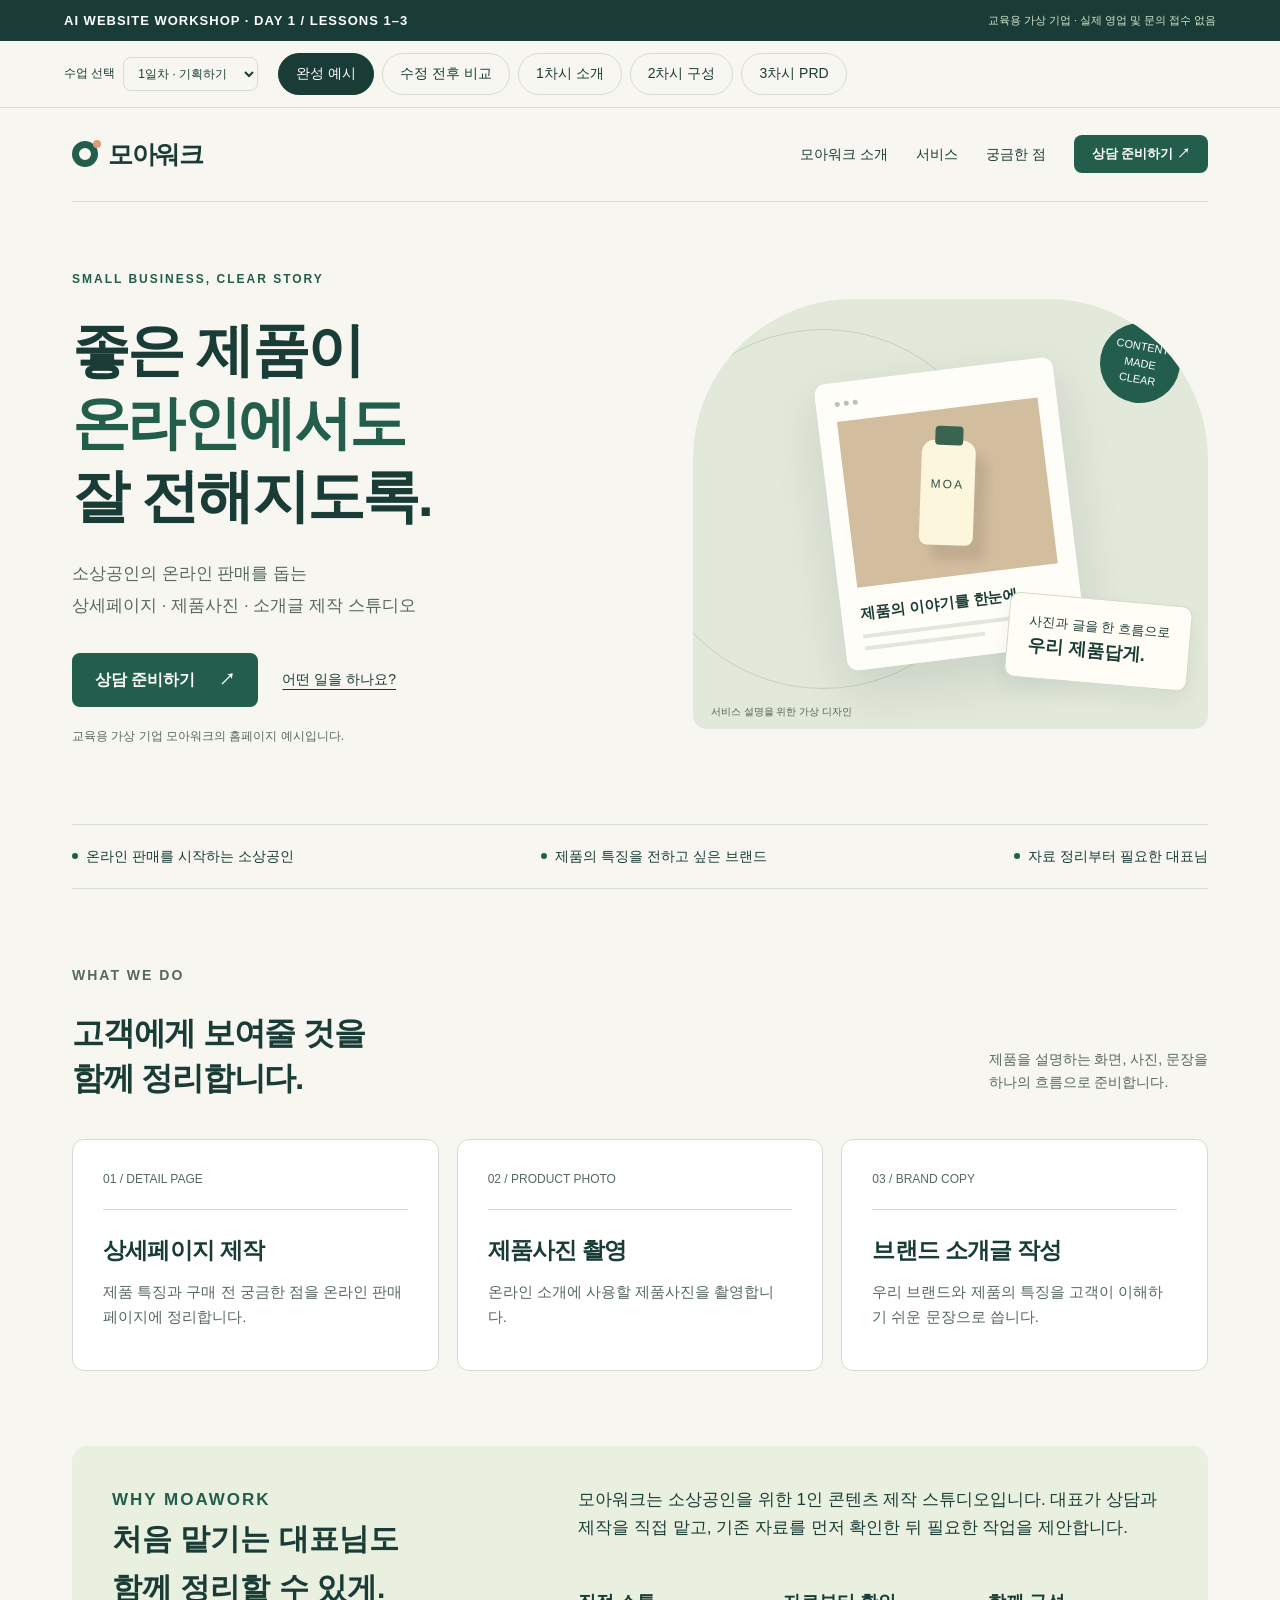
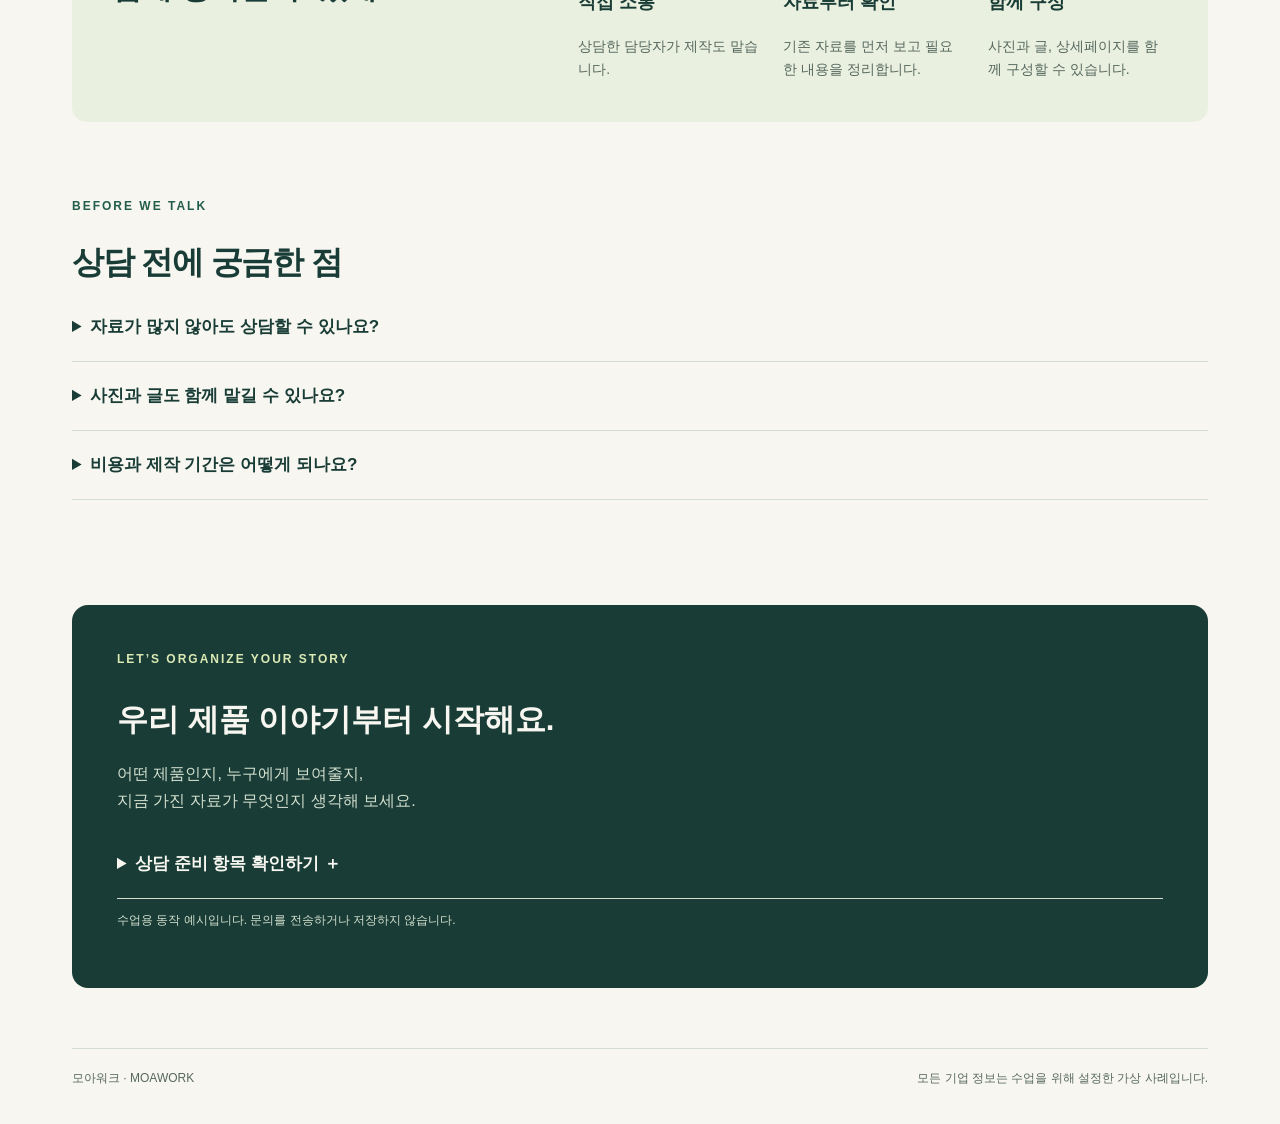
<file: index.html>
<!doctype html>
<html lang="ko"><head><meta charset="utf-8"><meta name="viewport" content="width=device-width,initial-scale=1"><meta name="description" content="기업 소개부터 콘텐츠 구성과 PRD까지. 1·2일차 기획과 구현부터 3일차 Git·Node.js 준비까지 이어가는 홈페이지 제작 실습 활동지."><title>우리 회사 홈페이지 만들기 | 1·2·3일차 실습</title>
<style>
:root{--paper:#f7f6f0;--ink:#193d36;--green:#235d4b;--lime:#dbe9b5;--muted:#56685f;--line:#d4ddd0;--orange:#e29c75}*{box-sizing:border-box}html{scroll-behavior:smooth;scroll-padding-top:130px}body{margin:0;background:var(--paper);color:var(--ink);font-family:"Noto Sans KR","Malgun Gothic",Arial,sans-serif;line-height:1.65}button,input,textarea{font:inherit}button,a{touch-action:manipulation}button{cursor:pointer}a{color:inherit}button:focus-visible,a:focus-visible,input:focus-visible,textarea:focus-visible{outline:3px solid #ad5831;outline-offset:4px}.workshop{background:#193d36;color:white;padding:10px 5%;display:flex;justify-content:space-between;gap:15px;font-size:13px;align-items:center}.workshop b{letter-spacing:1px}.workshop small{color:#d7e5ce}.switcher{position:sticky;top:0;background:rgba(247,246,240,.97);z-index:20;display:flex;padding:12px 5%;gap:8px;border-bottom:1px solid var(--line);align-items:center;flex-wrap:wrap}.switcher .label{font-size:12px;margin-right:auto;letter-spacing:2px}.tab{border:1px solid var(--line);padding:8px 17px;border-radius:40px;color:var(--ink);background:transparent;font-size:14px}.tab[aria-pressed=true]{background:var(--ink);color:white;border-color:var(--ink)}.wrap{max-width:1200px;margin:auto;padding:0 32px}.nav{display:flex;justify-content:space-between;align-items:center;padding:26px 0;border-bottom:1px solid var(--line)}.brand{font-weight:800;font-size:25px;letter-spacing:-1.5px;display:flex;gap:10px;align-items:center}.mark{height:26px;width:26px;display:inline-block;border:7px solid var(--green);border-radius:50%;position:relative}.mark:after{content:"";position:absolute;width:8px;height:8px;border-radius:50%;background:var(--orange);right:-10px;top:-8px}.navlinks{display:flex;gap:28px;align-items:center;font-size:14px}.navlinks a{text-decoration:none}.smallbtn,.btn{border:0;text-decoration:none;display:inline-flex;align-items:center;gap:24px;background:var(--green);color:white;padding:14px 23px;border-radius:8px;font-weight:600}.smallbtn{padding:8px 18px;font-size:13px}.hero{display:grid;grid-template-columns:1.1fr 1fr;gap:54px;align-items:center;padding:68px 0 65px}.eyebrow{font-size:12px;letter-spacing:2px;color:var(--green);font-weight:700;margin:0 0 24px}.hero h1{font-size:clamp(33px,4.5vw,59px);line-height:1.27;letter-spacing:-2.6px;margin:0 0 25px;font-weight:600;word-break:keep-all}.hero h1 em{font-style:normal;color:var(--green)}.lead{font-size:17px;line-height:1.9;max-width:480px;color:var(--muted);word-break:keep-all}.actions{margin:30px 0 20px;display:flex;align-items:center;gap:24px}.textlink{font-size:14px;text-underline-offset:5px}.note{font-size:12px;color:var(--muted)}.visual{position:relative;border-radius:160px 160px 14px 14px;height:430px;background:#e2e8da;overflow:hidden;display:flex;justify-content:center;align-items:center}.orbit{position:absolute;width:360px;height:360px;border:1px solid #c6d2bd;border-radius:50%;left:-50px;top:30px}.mock{background:#fffdf7;box-shadow:0 20px 50px #163b3620;border-radius:11px;width:240px;padding:18px;transform:rotate(-7deg);border:1px solid #fff}.mockbar{display:flex;gap:4px;margin-bottom:15px}.dot{height:5px;width:5px;border-radius:50%;background:#b7c5b0}.photo{height:167px;background:#d2bd9f;position:relative;display:flex;justify-content:center;align-items:center;overflow:hidden}.bottle{width:54px;height:105px;background:#fcf6dc;border-radius:13px 13px 8px 8px;box-shadow:12px 15px 10px #493a2520;position:relative;transform:rotate(9deg)}.bottle:before{content:"";position:absolute;top:-14px;left:13px;width:28px;height:19px;background:#3a6450;border-radius:4px}.bottle:after{content:"MOA";position:absolute;top:35px;left:10px;font-size:12px;letter-spacing:2px;color:#375343}.mocktext{margin-top:14px;font-size:15px;font-weight:700}.lines{width:86%;height:4px;background:#e2e6db;margin-top:8px}.lines.short{width:60%}.floatcard{position:absolute;background:#fffdf6;padding:16px 20px;border:1px solid #d2dbc8;border-radius:10px;box-shadow:0 10px 20px #163b3610;right:18px;bottom:45px;font-size:13px;transform:rotate(5deg)}.floatcard strong{font-size:18px;display:block}.stamp{position:absolute;right:28px;top:24px;background:var(--green);color:white;border-radius:50%;height:80px;width:80px;display:grid;place-content:center;text-align:center;font-size:11px;line-height:1.5;transform:rotate(10deg)}.visualcaption{position:absolute;bottom:9px;left:18px;font-size:10px;color:#506452}.ribbon{border-top:1px solid var(--line);border-bottom:1px solid var(--line);padding:20px 0;display:flex;gap:22px;justify-content:space-between;font-size:14px}.ribbon span{display:flex;align-items:center;gap:8px}.ribbon i{width:6px;height:6px;background:var(--green);border-radius:50%}.section{padding:75px 0}.sectiontitle{display:flex;justify-content:space-between;gap:25px;align-items:end;margin-bottom:30px}.sectiontitle h2,.section h2{font-size:32px;line-height:1.4;letter-spacing:-1.2px;margin:8px 0}.sectiontitle p{font-size:14px;color:var(--muted);max-width:310px}.cards{display:grid;grid-template-columns:repeat(3,1fr);gap:18px}.card{padding:30px;background:white;border:1px solid var(--line);border-radius:12px;display:flex;flex-direction:column;min-height:232px}.number{font-size:12px;color:var(--muted);border-bottom:1px solid var(--line);padding-bottom:20px}.card h3{font-size:23px;margin:22px 0 10px;letter-spacing:-.8px}.card p{font-size:15px;color:var(--muted);margin:0}.about{background:#eaf0df;border-radius:15px;padding:40px;display:grid;grid-template-columns:1fr 1.4fr;gap:45px}.about h2{font-size:30px;margin:0}.about p{margin:0;font-size:17px}.steps{display:grid;grid-template-columns:repeat(3,1fr);gap:25px;margin-top:28px}.steps h3{font-size:18px}.steps p{font-size:14px;color:var(--muted)}details{border-bottom:1px solid var(--line);padding:20px 0}summary{font-size:17px;cursor:pointer;font-weight:600}details p{font-size:15px;color:var(--muted);max-width:850px}.contact{background:var(--ink);color:var(--paper);border-radius:16px;padding:45px;margin:30px 0 60px}.contact h2{font-size:31px;margin:0 0 15px}.contact p{color:#d3dfcf}.contact summary{color:var(--paper)}.contact details p{color:#d3dfcf}.footer{padding:20px 0 35px;border-top:1px solid var(--line);font-size:12px;color:var(--muted);display:flex;justify-content:space-between;gap:20px}.mode{display:none}.mode.active{display:block}.teaching{padding:55px 0 75px}.teaching h1{font-size:42px;letter-spacing:-1.5px;line-height:1.35;margin:10px 0 20px}.intro{max-width:740px;color:var(--muted)}.comparegrid{display:grid;grid-template-columns:1fr 1fr;gap:24px;margin:35px 0}.comparecard{padding:35px;border:1px solid var(--line);border-radius:14px;background:white}.comparecard.after{background:#e9efdc}.comparecard h2{font-size:31px;line-height:1.45;letter-spacing:-1px;min-height:150px;margin:30px 0 20px}.comparecard p{font-size:16px}.comparecard .pill{display:inline-block;font-size:12px;letter-spacing:1px;border:1px solid var(--line);padding:5px 12px;border-radius:50px}.checklist{display:flex;gap:12px;flex-wrap:wrap;margin:25px 0}.checklist span{padding:10px 17px;border:1px solid var(--line);border-radius:8px;background:white;font-size:14px}.timerbar{display:flex;gap:20px;align-items:center;flex-wrap:wrap;margin:20px 0}.timerbar strong{font-size:24px;min-width:120px}.hidden-content{visibility:hidden}.feedback{background:#e9efdc;padding:25px 30px;border-radius:12px;margin:24px 0}.editgrid{display:grid;grid-template-columns:1fr 1fr;gap:40px;margin-top:30px}.field{margin-bottom:20px}.field label{font-size:14px;display:block;font-weight:600;margin-bottom:6px}.field input,.field textarea{width:100%;padding:12px 14px;border:1px solid #b8c5b1;border-radius:7px;background:#fffefa;color:var(--ink)}.field textarea{min-height:110px;resize:vertical}.preview{padding:35px;background:#e9efdc;border:1px solid var(--line);border-radius:14px;align-self:start;overflow-wrap:anywhere}.preview h2{font-size:36px;letter-spacing:-1.5px;line-height:1.4}.secondary{background:transparent;color:var(--ink);border:1px solid var(--line)}.slidedeck{min-height:510px;background:#e9efdc;border:1px solid var(--line);border-radius:16px;padding:60px;margin:30px 0;display:flex;flex-direction:column;justify-content:center}.slidedeck h2{font-size:clamp(28px,4vw,48px);letter-spacing:-1.8px;line-height:1.35;margin:15px 0 25px;word-break:keep-all}.slidedeck p{font-size:clamp(19px,2vw,27px);max-width:850px;white-space:pre-line;line-height:1.8}.slidenav{display:flex;justify-content:space-between;align-items:center;gap:15px}.slidenav span{font-size:14px}.sr{position:absolute;width:1px;height:1px;clip:rect(0,0,0,0);overflow:hidden}button:disabled{opacity:.4;cursor:default}@media(max-width:800px){.workshop{font-size:11px}.workshop small{display:none}.switcher{padding:10px 16px;gap:6px}.switcher .label{display:none}.tab{font-size:12px;padding:7px 12px}.wrap{padding:0 22px}.nav{padding:20px 0}.navlinks{gap:15px}.navlinks a:not(:last-child){display:none}.hero{grid-template-columns:1fr;gap:30px;padding:40px 0}.hero h1{letter-spacing:-1.5px}.visual{height:350px;max-width:520px;width:100%;justify-self:center}.cards,.steps{grid-template-columns:1fr}.section{padding:45px 0}.sectiontitle{display:block}.ribbon{flex-wrap:wrap;gap:12px}.ribbon span{font-size:12px}.about{grid-template-columns:1fr;gap:20px;padding:28px}.contact{padding:28px}.comparegrid,.editgrid{grid-template-columns:1fr}.comparecard h2{min-height:0}.teaching h1{font-size:32px}.slidedeck{padding:28px;min-height:460px}.footer{flex-direction:column;gap:8px}.btn{padding:12px 18px;font-size:14px}.hero .actions{gap:15px}}@media(prefers-reduced-motion:reduce){html{scroll-behavior:auto}}

.ws-toolbar,.ws-heading,.ws-actions{display:flex;gap:14px;align-items:center;flex-wrap:wrap;margin:22px 0}.ws-toolbar{justify-content:space-between;font-size:13px;color:var(--muted)}.ws-heading{justify-content:space-between;align-items:start}.ws-heading p,.hint{font-size:14px;color:var(--muted);margin:5px 0 9px}.ws-steps{display:flex;gap:10px;margin:30px 0}.ws-step{flex:1;padding:18px 12px;border:1px solid var(--line);border-radius:10px;background:white;color:var(--ink);font-weight:700}.ws-step[aria-pressed=true]{background:var(--ink);color:white}.ws-panel{padding:28px;background:#fffdf8;border:1px solid var(--line);border-radius:14px}.ws-panel[hidden]{display:none}.ws-panel h2{font-size:27px;letter-spacing:-1px}.worksheet textarea,.worksheet input:not([type=checkbox]){width:100%;padding:12px 14px;border:1px solid #aabca9;border-radius:8px;background:white;color:var(--ink);font:inherit}.worksheet textarea{resize:vertical}.worksheet .field{margin:22px 0}.fact-card{margin-bottom:25px}.fact-card pre{white-space:pre-wrap;overflow-wrap:anywhere;font:inherit;font-size:14px}.prompt-tabs{display:flex;gap:8px;flex-wrap:wrap;margin:24px 0 14px}.output-label{display:block;font-size:13px;color:var(--muted);margin-bottom:9px}#generatedPrompt{background:#f2f5eb;line-height:1.8;min-height:400px}.ws-instructions{padding-left:24px;line-height:1.9}.final-layout{display:grid;grid-template-columns:1.3fr 1fr;gap:36px}.final-preview{align-self:start;position:sticky;top:110px;padding:28px;background:#e9efdc;border-radius:14px;overflow-wrap:anywhere}.final-preview h2{white-space:pre-line}.final-preview p{white-space:pre-line}.evidence-pair{border-top:1px solid var(--line);margin-top:25px}.checkrow{display:flex;align-items:start;gap:10px;margin:15px 0;font-size:15px}.checkrow input{width:20px;height:20px;flex-shrink:0}.ws-actions span{font-size:14px;color:var(--green)}@media(max-width:800px){.ws-steps{flex-direction:column}.ws-step{text-align:left;padding:13px 16px}.ws-panel{padding:20px}.final-layout{grid-template-columns:1fr}.final-preview{position:static}.ws-actions .btn{justify-content:center}.prompt-tabs .tab{white-space:normal;text-align:left}}
.import-workbook{border-bottom:1px solid var(--line);padding:10px 0 30px;margin-bottom:30px}.import-workbook ol{padding-left:23px;line-height:1.9}#wsImportStatus{white-space:pre-line;font-size:14px;color:var(--green)}#wsImportText{background:#f2f5eb}
/* Compact brand preview */
.final-layout{grid-template-columns:minmax(0,1.3fr) minmax(0,1fr)}
.final-preview{padding:0;background:#fff;border:1px solid #dce3d7;border-radius:23px;box-shadow:0 18px 45px #193d3610;overflow:hidden;min-width:0}
.pv-chrome{display:flex;align-items:center;justify-content:space-between;gap:12px;padding:15px 21px;border-bottom:1px solid #e8ece5;font-size:9px;letter-spacing:1.1px;color:#728076}.pv-dots{letter-spacing:3px;font-size:8px;color:#bac5b5}
.pv-body{padding:28px 27px 0;background:radial-gradient(ellipse at 100% 0%,#edfacd 0%,transparent 52%),#fff}
.pv-brandline{display:flex;align-items:center;gap:9px;font-size:14px;font-weight:800}.pv-logo{background:#193d36;color:#dcfa92;display:grid;place-items:center;width:29px;height:29px;border-radius:9px;font-size:24px;line-height:1}.pv-brandline #finalPreviewCompany{overflow:hidden;text-overflow:ellipsis;white-space:nowrap}.pv-live{margin-left:auto;border:1px solid #d6e3be;background:#f3f9e9;padding:3px 7px;border-radius:20px;font-size:9px;font-weight:700;letter-spacing:1px;color:#48633a}
.final-preview .pv-kicker{font-size:11px;letter-spacing:.3px;color:#6c7c67;margin:35px 0 12px}
.final-preview h2{font-size:clamp(26px,2.6vw,36px);font-weight:850;line-height:1.32;letter-spacing:-1.5px;margin:0 0 16px;word-break:keep-all;overflow-wrap:anywhere;white-space:normal;display:-webkit-box;-webkit-box-orient:vertical;-webkit-line-clamp:3;overflow:hidden}
.final-preview .pv-subtitle{font-size:13px;line-height:1.8;color:#6b7869;margin:0 0 23px;white-space:normal;display:-webkit-box;-webkit-box-orient:vertical;-webkit-line-clamp:2;overflow:hidden}
.pv-services{display:flex;flex-wrap:wrap;gap:7px;margin:22px 0 32px}.pv-services span{display:inline-block;background:#f1f4ed;border:1px solid #e0e7d9;border-radius:30px;padding:7px 11px;font-size:11px;font-weight:600;color:#465b3f;max-width:100%;white-space:nowrap;text-overflow:ellipsis;overflow:hidden}.pv-services span[hidden]{display:none}
.pv-bottom{display:flex;align-items:center;justify-content:space-between;gap:14px;border-top:1px solid #e2e8dd;padding:20px 0 24px}.pv-cta{font-size:14px;font-weight:800;color:#193d36;white-space:nowrap;overflow:hidden;text-overflow:ellipsis}.pv-arrow{display:grid;place-items:center;width:43px;height:43px;flex-shrink:0;border-radius:50%;background:#d5f783;color:#193d36;font-size:26px}.final-preview .pv-caption{padding:13px 20px;margin:0;background:#f8faf5;border-top:1px solid #e8ece5;color:#87917f;font-size:10px;white-space:normal;text-align:center}
@media(max-width:800px){.final-layout{grid-template-columns:minmax(0,1fr)}.final-preview{position:static;width:100%;max-width:460px;margin:0 auto}.pv-body{padding:25px 25px 0}.final-preview h2{font-size:32px}}

.course-progress{display:flex;gap:8px;flex-wrap:wrap;margin:26px 0}.course-progress span{border:1px solid var(--line);padding:7px 13px;border-radius:30px;font-size:12px}.course-progress .current{background:var(--ink);color:#e1f7ac}.course-status{min-height:30px;white-space:pre-line;color:var(--green);font-size:14px}.course-steps{display:flex;gap:8px;margin:20px 0}.course-steps button{flex:1;border:1px solid var(--line);border-radius:10px;padding:14px;background:white;color:var(--ink);font-weight:700}.course-steps button[aria-pressed=true]{background:var(--ink);color:white}.course-panel{background:#fffdf8;border:1px solid var(--line);padding:30px;border-radius:16px}.course-panel[hidden]{display:none}.course-panel h2{font-size:27px;margin-top:0}.course-source{white-space:pre-line;border-left:3px solid #b2cf71;padding:12px 18px;background:#f0f5e7;font-size:14px;max-height:220px;overflow:auto}.course-output{width:100%;background:#f3f6ed!important;font-size:14px!important;line-height:1.8}.course-example{white-space:pre-wrap;overflow-wrap:anywhere;font:inherit;font-size:14px}.course-result{display:grid;grid-template-columns:minmax(0,1.5fr) minmax(0,1fr);gap:32px}.course-preview{position:sticky;top:150px;align-self:start;border:1px solid #dae3d2;padding:25px;background:white;border-radius:20px;min-width:0;overflow-wrap:anywhere;box-shadow:0 12px 35px #193d360b}.course-preview h3{font-size:26px;line-height:1.4;letter-spacing:-1px}.course-preview .eyebrow{font-size:10px}.course-flow{display:grid;gap:7px}.course-flow div{background:#f1f5eb;padding:10px 14px;border-radius:9px;font-size:14px;display:flex;gap:12px;align-items:center}.course-flow small{color:#6b7c5c}.course-order{display:grid;gap:8px;margin-bottom:28px}.course-order>div{display:flex;align-items:center;gap:8px;border-bottom:1px solid var(--line);padding:10px 0}.course-order span{margin-right:auto}.course-order button{background:white;border:1px solid var(--line);border-radius:7px;padding:7px 12px;color:var(--ink)}.course select{width:100%;border:1px solid #aabca9;padding:13px;border-radius:8px;background:white;color:var(--ink);font:inherit}.file-label{cursor:pointer}.design-options{display:grid;gap:8px}.design-option{display:flex;align-items:center;gap:10px;background:white;border:1px solid var(--line);padding:14px;border-radius:10px;color:var(--ink);text-align:left}.design-option[aria-pressed=true]{border:2px solid var(--green);background:#f0f6e5}.design-option i{display:inline-block;width:22px;height:22px;border-radius:50%}.color-pair{display:flex;gap:24px;margin:20px 0}.color-pair label{font-size:14px}.worksheet input[type=color]{width:64px;padding:3px;height:40px;display:block}.design-preview{background:var(--design-primary,#193d36);color:var(--design-text,#fff)}.design-preview .design-brand{font-size:13px;font-weight:800;opacity:.9}.design-star{display:block;font-size:80px;line-height:1.2;margin:28px 0 18px;color:var(--design-accent,#d5f783)}.design-preview h3{font-size:29px;letter-spacing:-1px}.design-preview p{font-size:14px;line-height:1.8}.design-preview .note{color:inherit;opacity:.7;font-size:10px}.design-cta{display:inline-block;border:1px solid currentColor;border-radius:30px;padding:10px 16px;margin:15px 0;font-size:13px}.teacher-table{overflow-x:auto;margin:22px 0}.teacher-table table{border-collapse:collapse;width:100%;font-size:14px;min-width:620px}.teacher-table th,.teacher-table td{border:1px solid var(--line);padding:14px;text-align:left;vertical-align:top}.teacher-table th{background:var(--ink);color:white}.teacher-table tr:nth-child(2n){background:#eef3e7}#teacher h2{margin-top:42px}html{scroll-padding-top:170px}@media(max-width:800px){.course-steps{flex-direction:column}.course-steps button{text-align:left}.course-panel{padding:20px}.course-result{grid-template-columns:minmax(0,1fr)}.course-preview{position:static;width:100%;max-width:460px;justify-self:center}.switcher{gap:5px}.switcher .tab{padding:7px 10px;font-size:11px}.course-steps{scroll-margin-top:160px}}

/* Small usability refinements within the original visual design. */
#courseDay{font:inherit;font-size:12px;color:var(--ink);background:transparent;border:1px solid var(--line);border-radius:8px;padding:8px 10px;margin-right:12px;max-width:100%}.switcher .label{margin-right:0;letter-spacing:0}.step-hint{font-size:14px;line-height:1.9;color:var(--green);margin:0 0 24px;padding-bottom:15px;border-bottom:1px solid var(--line)}.worksheet .field label{font-size:15px}.worksheet .field input,.worksheet .field textarea{font-size:15px;line-height:1.8}.classic-detail{margin:10px 0 24px;padding:12px 0}.classic-detail summary{font-size:13px;color:var(--muted)}.classic-detail textarea{margin-top:15px}.ws-steps button,.course-steps button{min-height:48px}.ws-actions .btn{min-height:46px}.course-status{line-height:1.8}@media(max-width:800px){#courseDay{font-size:11px;margin-right:auto;padding:7px 8px}.step-hint{font-size:13px}.ws-actions{gap:10px}.ws-actions .btn{white-space:normal}.switcher{row-gap:8px}.ws-panel,.course-panel{padding:20px}}

/* Day 3 / Lesson 1 */
.d3{max-width:1120px;margin:auto;padding:48px 32px 70px}.d3 h1{font-size:clamp(30px,4vw,48px);line-height:1.35;letter-spacing:-1.5px;margin:12px 0 20px}.d3 h2{font-size:26px;letter-spacing:-.8px;margin:0 0 16px}.d3 h3{font-size:21px;margin:0 0 12px}.d3-section{margin-top:36px;padding-top:30px;border-top:1px solid var(--line)}.d3-grid{display:grid;grid-template-columns:1fr 1fr;gap:20px}.d3-card{padding:26px;border:1px solid var(--line);border-radius:14px;background:#fffdf8;min-width:0}.d3-card p{color:var(--muted)}.d3-table{overflow-x:auto;border:1px solid var(--line);border-radius:12px;background:#fffdf8}.d3 table{width:100%;border-collapse:collapse;font-size:15px;min-width:510px}.d3 caption{text-align:left;padding:16px 18px;font-weight:700}.d3 th,.d3 td{text-align:left;padding:14px 18px;border-top:1px solid var(--line);vertical-align:top}.d3 thead{background:#eaf0df}.d3 tbody th{width:24%}.d3 pre{background:var(--ink);color:#ecf4dd;border-radius:10px;padding:18px;overflow-x:auto;line-height:1.8}.d3 code{font-family:Consolas,monospace}.d3-flow{display:grid;grid-template-columns:repeat(4,1fr);gap:12px;padding:0;list-style:none;counter-reset:flow}.d3-flow li{padding:18px;border:1px solid var(--line);border-radius:10px;counter-increment:flow}.d3-flow li:before{content:'0' counter(flow);display:block;color:var(--green);font-size:12px;margin-bottom:8px}.d3-flow small{display:block;color:var(--muted);margin-top:7px}.d3 .feedback p{margin:8px 0}.d3 .hint{line-height:1.8}.d3 a{overflow-wrap:anywhere}@media(max-width:700px){.d3{padding:30px 20px 50px}.d3-grid{grid-template-columns:1fr}.d3-flow{grid-template-columns:1fr 1fr}.d3-card{padding:21px}.d3 th,.d3 td{padding:12px}.d3 h2{font-size:23px}}
/* Day 3 / Lesson 2 : Contact to Google Sheets & Desktop Admin App */
.d3-l2 .badge{display:inline-flex;align-items:center;padding:4px 10px;border-radius:20px;font-size:12px;font-weight:700;background:#dbe9b5;color:#193d36;margin-bottom:12px}
.d3-l2 .step-header{display:flex;align-items:center;justify-content:space-between;gap:12px;margin:32px 0 16px;border-bottom:2px solid var(--line);padding-bottom:12px}
.d3-l2 .step-header h2{font-size:24px;margin:0;letter-spacing:-0.5px}
.d3-l2 .step-number{background:var(--ink);color:white;width:32px;height:32px;border-radius:50%;display:grid;place-items:center;font-weight:800;font-size:14px;flex-shrink:0}
.d3-l2 .code-card{background:#193d36;color:#ecf4dd;border-radius:12px;padding:20px;margin:16px 0;position:relative}
.d3-l2 .code-card .code-top{display:flex;justify-content:space-between;align-items:center;margin-bottom:12px;border-bottom:1px solid #2d554c;padding-bottom:10px}
.d3-l2 .code-card .code-title{font-size:13px;font-weight:700;color:#d5f783;letter-spacing:0.5px}
.d3-l2 .code-card pre{margin:0;background:none;padding:0;color:inherit;font-size:13px;line-height:1.7;overflow-x:auto}
.d3-l2 .code-card code{font-family:Consolas,monospace}
.d3-l2 .copy-btn{background:#d5f783;color:#193d36;border:0;padding:6px 14px;border-radius:6px;font-size:12px;font-weight:700;cursor:pointer;display:inline-flex;align-items:center;gap:6px;transition:all 0.2s}
.d3-l2 .copy-btn:hover{background:#e5ff9f;transform:translateY(-1px)}
.d3-l2 .copy-btn:active{transform:translateY(0)}
.d3-l2 .action-grid{display:grid;grid-template-columns:1fr 1fr;gap:20px;margin:20px 0}
.d3-l2 .info-box{background:#f0f5e7;border-left:4px solid var(--green);padding:18px 20px;border-radius:0 12px 12px 0;margin:18px 0;font-size:14px;line-height:1.8}
.d3-l2 .info-box strong{color:#193d36;display:block;margin-bottom:6px;font-size:15px}
.d3-l2 .pipeline-flow{display:grid;grid-template-columns:repeat(4,1fr);gap:12px;margin:24px 0}
.d3-l2 .pipeline-node{background:white;border:1px solid var(--line);border-radius:12px;padding:16px;text-align:center;box-shadow:0 4px 10px rgba(25,61,54,0.04)}
.d3-l2 .pipeline-node .num{font-size:11px;font-weight:800;color:var(--green);letter-spacing:1px}
.d3-l2 .pipeline-node strong{display:block;font-size:15px;margin:6px 0 4px;color:var(--ink)}
.d3-l2 .pipeline-node small{font-size:12px;color:var(--muted);line-height:1.4;display:block}
.d3-toast{position:fixed;bottom:24px;right:24px;background:#193d36;color:white;padding:12px 20px;border-radius:8px;font-size:14px;font-weight:600;box-shadow:0 10px 25px rgba(0,0,0,0.2);transform:translateY(100px);opacity:0;transition:all 0.3s ease;z-index:9999}
.d3-toast.show{transform:translateY(0);opacity:1}
@media(max-width:800px){
  .d3-l2 .action-grid{grid-template-columns:1fr}
  .d3-l2 .pipeline-flow{grid-template-columns:1fr 1fr}
}
</style><style id="comparisonReadability">
/* Meaningful lines, with no Korean word split across lines. */
.comparecard{display:flex;flex-direction:column;padding:32px;min-width:0}.comparecard .pill{align-self:flex-start}.comparecard h2{min-height:0;margin:25px 0 20px;font-size:clamp(25px,2.5vw,31px);line-height:1.48;letter-spacing:-1px;word-break:keep-all;overflow-wrap:normal}.compare-line{display:block}.comparecard p{word-break:keep-all;overflow-wrap:normal;font-size:15px;line-height:1.85;margin:0 0 20px}.comparecard p:last-child{margin:4px 0 0;padding-top:2px}.comparegrid{align-items:stretch}.comparecard.after h2{color:#193d36}.hero h1,.teaching h1,.section h2{word-break:keep-all}
@media(max-width:800px){.comparegrid{gap:18px;margin:25px 0}.comparecard{padding:25px}.comparecard h2{font-size:clamp(22px,4.8vw,30px);margin:22px 0 18px;line-height:1.5;letter-spacing:-.8px}.comparecard p{font-size:14px;margin-bottom:16px}}
</style><style>.worksheet-tools{display:flex;gap:8px;flex-wrap:wrap;align-items:center}#wsFillExample{background:#e9efdc;border-color:#b9cbaa}</style><style>.source-full{margin:18px 0 24px}.source-full>label{display:block;font-size:14px;font-weight:700;margin:0 0 10px}.source-full textarea{white-space:pre-wrap;line-height:1.9;min-height:290px;background:#fff!important}.source-full .ws-actions{margin:10px 0}.course-source{max-height:none;overflow:visible}</style><style>.decision-heading{display:flex;justify-content:space-between;align-items:center;flex-wrap:wrap;gap:14px;margin:28px 0 12px}.decision-heading h3{margin:0}.decision-tools{margin-left:auto}.decision-tools [data-course-example]{background:#e9efdc;border-color:#b9cbaa}@media(max-width:600px){.decision-heading{align-items:flex-start}.decision-tools{gap:7px}.decision-tools .tab{font-size:12px;padding:8px 12px}}</style><style>.merge-inputs{display:grid;grid-template-columns:minmax(0,1fr) minmax(0,1fr);gap:24px;margin:25px 0}.merge-column{border:1px solid var(--line);border-radius:12px;background:#fffdf8;padding:22px;min-width:0}.merge-column h3{margin:0 0 14px;font-size:21px}.merge-column .ws-actions{margin:10px 0 18px}.merge-column .tab{font-size:12px;padding:8px 12px}.merge-column>label{font-size:13px;display:block;margin:15px 0 8px;font-weight:700}.merge-column .course-source{font-size:12px;padding:10px 12px;line-height:1.7}.merge-column textarea{background:#fff!important;font-size:14px!important;line-height:1.9;min-height:290px;margin-bottom:12px}.merge-column details textarea{min-height:140px}.merge-prompt{border-top:1px solid var(--line);padding-top:20px;margin:20px 0 30px;scroll-margin-top:160px}.merge-prompt[hidden]{display:none}.merge-prompt>label{display:block;font-size:13px;font-weight:700;margin-bottom:10px}@media(max-width:800px){.merge-inputs{grid-template-columns:minmax(0,1fr);gap:16px}.merge-column{padding:18px}.merge-column textarea{min-height:230px}}</style><style>
/* Day 2: focused practice workspace */
[hidden]{display:none!important}
.d2{max-width:1160px;margin:auto;padding:26px 30px 55px}.d2 h1{font-size:clamp(28px,4vw,40px);letter-spacing:-1.8px;line-height:1.35;margin:8px 0 12px}.d2 h2{font-size:23px;letter-spacing:-.8px;margin:0 0 8px}.d2 h3{font-size:16px;margin:0}.d2 p{margin:7px 0 14px}.d2-kicker{font-size:11px;font-weight:800;letter-spacing:1.8px;color:var(--green)}.d2-sub{color:var(--muted);font-size:14px}.d2-rail{display:flex;gap:7px;margin:24px 0}.d2-rail span{padding:7px 13px;background:#e9efdf;border-radius:30px;font-size:12px}.d2-layout{display:grid;grid-template-columns:minmax(0,1.25fr) minmax(0,1fr);gap:22px;margin-top:25px}.d2-box{background:#fffefa;border:1px solid var(--line);border-radius:16px;padding:26px;min-width:0}.d2-box>label,.d2-field{display:block;font-weight:700;font-size:13px;margin:16px 0 7px}.d2 textarea,.d2 input:not([type=checkbox]):not([type=color]){width:100%;border:1px solid #becab8;border-radius:9px;padding:11px 13px;background:white;color:var(--ink);font:inherit;font-size:14px;line-height:1.8}.d2 textarea{resize:vertical}.d2 textarea[readonly]{background:#f2f5ec;font-size:13px}.d2 .btn{font-size:13px;padding:11px 17px;gap:10px}.d2-actions{display:flex;gap:9px;flex-wrap:wrap;align-items:center;margin:15px 0}.d2 .tab{font-size:12px;padding:7px 12px}.d2-mini{font-size:12px;color:var(--muted)}.d2-route{border-left:3px solid #b7ce8b;padding:9px 13px;background:#eef3e5;font-size:13px;margin:18px 0}.d2-flow{list-style:none;padding:0;counter-reset:d2;display:grid;gap:12px;margin:20px 0}.d2-flow li{counter-increment:d2;display:flex;gap:10px;font-size:14px;align-items:start}.d2-flow li:before{content:counter(d2);flex:0 0 23px;height:23px;border-radius:50%;display:grid;place-content:center;background:#e5edda;font-size:11px;font-weight:bold}.d2-end{display:flex;justify-content:space-between;align-items:center;gap:16px;margin-top:24px;padding-top:20px;border-top:1px solid var(--line);font-size:13px;flex-wrap:wrap}.d2-gallery{display:grid;grid-template-columns:repeat(5,minmax(0,1fr));gap:12px;margin:24px 0 18px}.d2-card{border:1px solid var(--line);border-radius:12px;background:#fffefa;overflow:hidden;min-width:0}.d2-card.selected{border-color:var(--green);box-shadow:0 0 0 2px var(--green)}.d2-pick{border:0;background:none;color:var(--ink);padding:0;width:100%;text-align:left;display:block}.d2-cardmeta{padding:12px 13px 7px}.d2-cardmeta strong{font-size:14px;display:block}.d2-cardmeta small{font-size:11px;color:var(--muted);display:block;margin:3px 0}.d2-cardlink{display:block;margin:0 13px 12px;font-size:11px;text-underline-offset:3px}.d2-choice{font-size:11px;color:var(--green);font-weight:bold;display:block;margin-top:6px}.d2-thumb{height:137px;overflow:hidden;padding:12px 13px;background:#f0f1ed;position:relative;pointer-events:none}.d2-thumb .mini-nav{display:flex;justify-content:space-between;align-items:center;font-size:7px;font-weight:800;border-bottom:1px solid #193d3620;padding-bottom:7px}.d2-thumb .mini-title{font-size:18px;line-height:1.1;letter-spacing:-.8px;margin:11px 0 6px;font-weight:800}.d2-thumb .mini-text{height:3px;background:currentColor;opacity:.2;width:65%;margin:5px 0}.d2-thumb .mini-cta{display:inline-block;background:#193d36;color:white;font-size:6px;padding:4px 7px;border-radius:4px}.d2-thumb .mini-grid{display:grid;grid-template-columns:1.4fr 1fr 1fr;gap:4px;margin-top:9px}.d2-thumb .mini-grid i{height:27px;border-radius:5px;background:#e1e7d8}.d2-thumb.bento .mini-title{font-size:16px}.d2-thumb.bento .mini-grid i:first-child{background:#c7e3a4}.d2-thumb.minimal{background:#fff}.d2-thumb.minimal .mini-title{margin-top:17px;font-size:19px}.d2-thumb.minimal .mini-grid i{border-top:1px solid #b9c5b0;background:transparent;border-radius:0;height:15px}.d2-thumb.dark{background:#171d2a;color:#e1e7f5}.d2-thumb.dark .mini-nav{border-color:#ffffff22}.d2-thumb.dark .mini-title{color:#f2f7ff}.d2-thumb.dark .mini-cta{background:#bbd6ff;color:#17213b}.d2-thumb.dark .mini-grid i{background:linear-gradient(130deg,#263b62,#172335);border:1px solid #6487be44}.d2-thumb.editorial{background:#f0e9df;color:#362d29}.d2-thumb.editorial .mini-title{font-family:Georgia,serif;font-size:23px;font-weight:400;width:65%;margin-top:15px}.d2-thumb.editorial:after{content:'↗';position:absolute;right:12px;top:51px;width:43px;height:57px;background:#ba785b;color:#f4dfc4;display:grid;place-content:center;font-size:30px}.d2-thumb.editorial .mini-grid i{height:14px;border-radius:0;background:#ddd0c0}.d2-thumb.soft{background:#f5eddf;color:#593e37}.d2-thumb.soft .mini-title{font-size:17px}.d2-thumb.soft .mini-cta{background:#925236;border-radius:20px}.d2-thumb.soft .mini-grid i{background:#e4c9b4;border-radius:15px}.d2-thumb.soft .mini-grid i:nth-child(2){background:#d8dfc0}.d2-thumb.soft .mini-grid i:nth-child(3){background:#e9d1cb}.d2-designbar{display:flex;gap:15px;align-items:center;flex-wrap:wrap;margin:12px 0}.d2-designbar label{font-size:12px;display:flex;gap:8px;align-items:center}.d2-designbar input[type=color]{width:36px;height:30px;border:1px solid var(--line);padding:2px;background:white;border-radius:6px}.d2-selected{color:var(--green);font-size:13px;font-weight:800}.d2-status{min-height:24px;font-size:13px;color:var(--green);margin-top:15px!important;white-space:pre-line}.d2 .d2-note{margin:22px 0 0;font-size:11px;color:var(--muted)}.d2 table{width:100%;border-collapse:collapse;font-size:13px;margin:15px 0}.d2 th,.d2 td{border-bottom:1px solid var(--line);text-align:left;padding:9px 5px}.d2 .d2-example{background:#f0f4e8;border-radius:10px;padding:14px;font-size:13px}.d2-try label{display:block;font-size:12px;font-weight:600;margin:10px 0 4px}.d2-try .d2-error{font-size:12px;color:#a33325;margin:4px 0 0}.d2-try [aria-invalid=true]{border-color:#a33325!important}.d2 [data-d2-panel]{scroll-margin-top:110px}.d2-fix{display:flex;gap:10px}.d2-fix input{min-width:0}.d2 details{padding:12px 0}.d2 summary{font-size:13px}.d2-next{margin-left:auto}.d2 .d2-screen{margin:0 0 14px;font-size:11px;letter-spacing:1px;color:var(--muted)}
@media(max-width:1000px){.d2-gallery{grid-template-columns:repeat(3,minmax(0,1fr))}.d2-layout{grid-template-columns:1fr 1fr}}
@media(max-width:700px){.day2-nav #courseDay{width:100%;margin:0;flex-basis:100%}.day2-nav [data-d2-step]{flex:1;text-align:center}.d2{padding:26px 18px 45px}.d2-layout{grid-template-columns:minmax(0,1fr)}.d2-box{padding:20px}.d2-gallery{grid-template-columns:repeat(2,minmax(0,1fr));gap:10px}.d2-rail{gap:5px}.d2-rail span{font-size:10px;padding:6px 9px}.d2-fix{flex-direction:column}.d2-next{margin-left:0}.switcher [data-d2-step]{padding:8px 10px;font-size:12px}.d2-thumb{height:132px}.d2-end{align-items:start}}
</style><link rel="stylesheet" href="stitch-workshop.css"></head><body>
<div class="workshop"><b>AI WEBSITE WORKSHOP · DAY 1 / LESSONS 1–3</b><small>교육용 가상 기업 · 실제 영업 및 문의 접수 없음</small></div>
<div class="switcher" aria-label="수업 화면 선택"><label class="label" for="courseDay">수업 선택</label><select id="courseDay" aria-label="수업 일차"><option value="1">1일차 · 기획하기</option><option value="2">2일차 · 만들기</option><option value="3">3일차 · 연결·공개</option></select><span class="tab" id="day3LessonLabel" hidden>1차시 Git과 Node.js</span><button type="button" class="tab" data-d3-step="1" aria-pressed="true" hidden>1차시 Git과 Node.js</button><button type="button" class="tab" data-d3-step="2" aria-pressed="false" hidden>2차시 문의 접수 & 대시보드</button><button type="button" class="tab" data-d3-step="3" aria-pressed="false" hidden>3차시 IDE와 GitHub 연결</button><button type="button" class="tab" data-d3-step="4" aria-pressed="false" hidden>4차시 GitHub와 Vercel 배포</button><button type="button" class="tab" data-d3-step="5" aria-pressed="false" hidden>5차시 견적서 Apps Script</button><button class="tab" data-mode="company" aria-pressed="true">완성 예시</button><button class="tab" data-mode="compare" aria-pressed="false">수정 전후 비교</button><button class="tab" data-mode="edit" aria-pressed="false">1차시 소개</button><button class="tab" data-mode="lesson2" aria-pressed="false">2차시 구성</button><button class="tab" data-mode="lesson3" aria-pressed="false">3차시 PRD</button><button type="button" class="tab" data-d2-step="1" aria-pressed="true" hidden>1교시 홈페이지</button><button type="button" class="tab" data-d2-step="2" aria-pressed="false" hidden>2교시 디자인</button><button type="button" class="tab" data-d2-step="3" aria-pressed="false" hidden>3교시 Stitch</button><button type="button" class="tab" data-d2-step="4" aria-pressed="false" hidden>4교시 문의</button></div>
<main>
<div id="company" class="mode active"><div class="wrap">
<nav class="nav" aria-label="예시 기업 메뉴"><div class="brand"><span class="mark" aria-hidden="true"></span>모아워크</div><div class="navlinks"><a href="#about">모아워크 소개</a><a href="#service">서비스</a><a href="#faq">궁금한 점</a><a class="smallbtn" href="#contact">상담 준비하기 ↗</a></div></nav>
<section class="hero"><div><p class="eyebrow">SMALL BUSINESS, CLEAR STORY</p><h1>좋은 제품이<br><em>온라인에서도</em><br>잘 전해지도록.</h1><p class="lead">소상공인의 온라인 판매를 돕는<br>상세페이지 · 제품사진 · 소개글 제작 스튜디오</p><div class="actions"><a class="btn" href="#contact">상담 준비하기 <span>↗</span></a><a class="textlink" href="#service">어떤 일을 하나요?</a></div><p class="note">교육용 가상 기업 모아워크의 홈페이지 예시입니다.</p></div><div class="visual" role="img" aria-label="상세페이지와 제품사진 제작을 표현한 디자인 예시"><div class="orbit"></div><div class="mock"><div class="mockbar"><i class="dot"></i><i class="dot"></i><i class="dot"></i></div><div class="photo"><div class="bottle"></div></div><div class="mocktext">제품의 이야기를 한눈에.</div><div class="lines"></div><div class="lines short"></div></div><div class="stamp">CONTENT<br>MADE<br>CLEAR</div><div class="floatcard">사진과 글을 한 흐름으로<strong>우리 제품답게.</strong></div><span class="visualcaption">서비스 설명을 위한 가상 디자인</span></div></section>
<div class="ribbon"><span><i></i> 온라인 판매를 시작하는 소상공인</span><span><i></i> 제품의 특징을 전하고 싶은 브랜드</span><span><i></i> 자료 정리부터 필요한 대표님</span></div>
<section class="section" id="service"><div class="sectiontitle"><div><p class="eyebrow">WHAT WE DO</p><h2>고객에게 보여줄 것을<br>함께 정리합니다.</h2></div><p>제품을 설명하는 화면, 사진, 문장을<br>하나의 흐름으로 준비합니다.</p></div><div class="cards"><article class="card"><span class="number">01 / DETAIL PAGE</span><h3>상세페이지 제작</h3><p>제품 특징과 구매 전 궁금한 점을 온라인 판매 페이지에 정리합니다.</p></article><article class="card"><span class="number">02 / PRODUCT PHOTO</span><h3>제품사진 촬영</h3><p>온라인 소개에 사용할 제품사진을 촬영합니다.</p></article><article class="card"><span class="number">03 / BRAND COPY</span><h3>브랜드 소개글 작성</h3><p>우리 브랜드와 제품의 특징을 고객이 이해하기 쉬운 문장으로 씁니다.</p></article></div></section>
<section id="about" class="about"><div><p class="eyebrow">WHY MOAWORK</p><h2>처음 맡기는 대표님도<br>함께 정리할 수 있게.</h2></div><div><p>모아워크는 소상공인을 위한 1인 콘텐츠 제작 스튜디오입니다. 대표가 상담과 제작을 직접 맡고, 기존 자료를 먼저 확인한 뒤 필요한 작업을 제안합니다.</p><div class="steps"><div><h3>직접 소통</h3><p>상담한 담당자가 제작도 맡습니다.</p></div><div><h3>자료부터 확인</h3><p>기존 자료를 먼저 보고 필요한 내용을 정리합니다.</p></div><div><h3>함께 구성</h3><p>사진과 글, 상세페이지를 함께 구성할 수 있습니다.</p></div></div></div></section>
<section class="section" id="faq"><p class="eyebrow">BEFORE WE TALK</p><h2>상담 전에 궁금한 점</h2><details><summary>자료가 많지 않아도 상담할 수 있나요?</summary><p>현재 가진 제품 설명과 사진부터 확인합니다. 추가로 필요한 자료는 상담 후 정리합니다.</p></details><details><summary>사진과 글도 함께 맡길 수 있나요?</summary><p>상세페이지, 제품사진, 브랜드 소개글을 함께 구성할 수 있습니다. 작업 범위는 상담에서 정합니다.</p></details><details><summary>비용과 제작 기간은 어떻게 되나요?</summary><p>이 가상 기업의 비용과 제작 기간은 설정하지 않았습니다. 실제 홈페이지에는 사업체가 확인한 조건을 넣어야 합니다.</p></details></section>
<section class="contact" id="contact"><p class="eyebrow" style="color:#dbe9b5">LET’S ORGANIZE YOUR STORY</p><h2>우리 제품 이야기부터 시작해요.</h2><p>어떤 제품인지, 누구에게 보여줄지,<br>지금 가진 자료가 무엇인지 생각해 보세요.</p><details><summary>상담 준비 항목 확인하기 ＋</summary><p>① 소개할 제품 또는 서비스<br>② 홈페이지를 볼 주요 고객<br>③ 현재 가진 사진과 설명 자료<br>④ 필요한 제작 항목</p></details><p style="font-size:12px">수업용 동작 예시입니다. 문의를 전송하거나 저장하지 않습니다.</p></section>
<footer class="footer"><span>모아워크 · MOAWORK</span><span>모든 기업 정보는 수업을 위해 설정한 가상 사례입니다.</span></footer></div></div>
<section id="compare" class="mode"><div class="wrap teaching"><p class="eyebrow">01 / TEN SECOND CHALLENGE</p><h1>10초 뒤에도,<br>어떤 회사인지 기억날까요?</h1><p class="intro">같은 가상 기업을 설명한 두 문장입니다. 실제 기업 사이트를 평가한 사례가 아닙니다. 10초 동안 보고, 고객·서비스·다음 행동을 찾아보세요.</p><div class="timerbar"><button id="timerStart" class="btn">10초 관찰 시작</button><button id="timerReset" class="btn secondary">다시 보기</button><strong id="timerText" role="status" aria-live="polite">준비</strong></div><div class="comparegrid" id="compareContent"><article class="comparecard"><span class="pill">수정 전</span><h2>혁신적인 콘텐츠로<br>더 나은 미래를<br>만들어갑니다.</h2><p>고객 중심의 토털 솔루션으로<br>성공적인 비즈니스를 지원합니다.</p><p><u>자세히 보기 →</u></p></article><article class="comparecard after"><span class="pill">수정 후</span><h2><span class="compare-line">소상공인의</span><span class="compare-line">온라인 판매를 돕는</span><span class="compare-line">콘텐츠 제작 스튜디오</span></h2><p>상세페이지 · 제품사진 · 브랜드 소개글을 만듭니다.</p><p><u>상담 준비하기 →</u></p></article></div><div class="feedback"><b>고객의 세 질문</b><p>누구를 돕나요?　무엇을 제공하나요?　다음에 무엇을 하면 되나요?</p><p class="note">관찰 기준은 디자인 취향이 아니라 설명의 구체성입니다. 매출 효과를 증명하는 실험은 아닙니다.</p></div></div></section>
<section id="edit" class="mode"><div class="wrap teaching worksheet">
<p class="eyebrow">WORKBOOK / LESSON 1</p><h1>입력하고, 복사하고,<br>우리 회사의 소개를 완성하세요.</h1>
<p class="intro">활동지와 실습 프롬프트를 한곳에 모았습니다. 회사 정보를 입력하면 요청문이 자동으로 만들어집니다. 복사해서 Gemini에 붙여넣고, 확인한 답변을 최종 활동지에 정리하세요.</p>
<p class="note">공개 가능한 정보만 입력하세요. 이 페이지는 요청문을 조합하며, AI 답변은 Gemini에서 받습니다. 작성 내용은 현재 열린 페이지에서만 유지됩니다. 새로고침 전 TXT로 저장하세요. 공용 PC에서는 마친 뒤 ‘입력 내용 지우기’를 눌러주세요.</p>
<div class="ws-toolbar"><span id="wsSaveStatus" role="status" aria-live="polite"></span><div class="worksheet-tools"><button type="button" class="tab" id="wsReset">입력 내용 지우기</button><button type="button" class="tab" id="wsFillExample">모아워크 예시로 채우기</button></div></div>
<nav class="ws-steps" aria-label="실습 단계"><button class="ws-step" data-step="1" aria-pressed="true">1. 회사 정보 입력</button><button class="ws-step" data-step="2" aria-pressed="false">2. 프롬프트 복사</button><button class="ws-step" data-step="3" aria-pressed="false">3. 최종 활동지 · 저장</button></nav>
<div id="wsStep1" class="ws-panel"><p class="step-hint">회사 정보 다섯 칸을 입력한 뒤 아래의 ‘프롬프트 확인하고 복사하기’를 누르세요.</p><div class="ws-heading"><div><h2>우리 회사 정보 다섯 칸</h2><p>모르는 내용은 비워 두세요. 요청문에는 [확인 필요]로 표시됩니다.</p></div></div>

<div class="field"><label for="wsCompany">회사명 또는 가칭</label><p class="hint">예비창업자는 가칭과 계획임을 표시하세요.</p><input id="wsCompany" data-save maxlength="500"></div><div class="field"><label for="wsBusiness">주요 사업</label><p class="hint">무엇을 하는 회사인가요?</p><textarea id="wsBusiness" data-save rows="3" maxlength="12000"></textarea></div><div class="field"><label for="wsServices">대표 제품 또는 서비스</label><p class="hint">실제로 제공하는 것만 적으세요. 하나만 있어도 괜찮습니다.</p><textarea id="wsServices" data-save rows="3" maxlength="12000"></textarea></div><div class="field"><label for="wsCustomer">주요 고객</label><p class="hint">가장 먼저 만나고 싶은 고객 한 종류를 적으세요.</p><textarea id="wsCustomer" data-save rows="3" maxlength="12000"></textarea></div><div class="field"><label for="wsStrength">확인 가능한 운영 방식과 장점</label><p class="hint">“친절함”보다 “상담한 대표가 직접 제작함”처럼 실제 행동과 근거를 적으세요.</p><textarea id="wsStrength" data-save rows="3" maxlength="12000"></textarea></div>
<div class="ws-actions"><button type="button" class="btn" data-go="2">프롬프트 확인하고 복사하기 →</button></div></div>
<div id="wsStep2" class="ws-panel" hidden><p class="step-hint">소개 초안 → 고객 관점 수정 → 최종본 정리 순서로 복사해 Gemini에 보내세요. 최종 답변은 3단계에 붙여넣습니다.</p><h2>Gemini에 부탁할 내용을 복사하세요</h2><ol class="ws-instructions"><li>먼저 ‘1 소개 초안’을 복사해 Gemini에 붙여넣고 전송하세요.</li><li>답변을 받은 뒤 같은 대화에서 ‘2 고객 관점 수정’을 복사해 전송하세요.</li><li>근거 점검과 저장용 정리는 필요할 때 사용하세요.</li></ol>
<div class="prompt-tabs" aria-label="프롬프트 종류"><button type="button" class="tab" data-prompt="0" aria-pressed="true">1 소개 초안 · 필수</button><button type="button" class="tab" data-prompt="1" aria-pressed="false">2 고객 관점 수정 · 필수</button><button type="button" class="tab" data-prompt="2" aria-pressed="false">3 차별점 근거 점검</button><button type="button" class="tab" data-prompt="3" aria-pressed="false">4 최종본 정리</button><button type="button" class="tab" data-prompt="4" aria-pressed="false">도움 · 한 항목씩 질문</button></div>
<p id="promptHelp" class="hint"></p>
<details id="draftContext" hidden><summary>수정할 AI 답변을 함께 넣기 · 선택</summary><p>새 Gemini 대화에서 요청할 때는 AI가 고칠 원문을 알 수 있도록 이전 답변을 붙여넣으세요. 같은 대화에서 이어서 요청한다면 비워 두어도 됩니다. 이 내용은 2번·3번 요청문에만 포함되며, 탭이나 실습 단계를 바꾸면 비워집니다.</p><div class="field"><label for="wsDraft">AI가 작성한 답변</label><textarea id="wsDraft" rows="3" maxlength="12000"></textarea></div></details>
<div class="ws-actions"><button type="button" class="btn" id="wsCopyPrompt">이 프롬프트 복사</button><a class="btn secondary" href="https://gemini.google.com/" target="_blank" rel="noopener noreferrer">Gemini 열기 ↗</a><span id="promptCopyStatus" role="status" aria-live="polite"></span></div>
<details class="classic-detail"><summary>보낼 요청문 펼쳐보기</summary><label for="generatedPrompt" class="output-label">자동으로 만들어진 요청문 · 복사가 안 되면 아래 내용을 직접 선택하세요</label><textarea id="generatedPrompt" readonly rows="19" spellcheck="false"></textarea></details>
<div class="ws-actions"><button type="button" class="btn secondary" data-go="1">← 회사 정보 수정</button><button type="button" class="btn" data-go="3">확인한 답변을 활동지에 정리하기 →</button></div></div>
<div id="wsStep3" class="ws-panel" hidden><div class="ws-toolbar"><span class="note">최종 활동지 작성 도우미</span><div class="worksheet-tools"><button type="button" class="tab" id="wsFinalClear">입력 내용 지우기</button><button type="button" class="tab" id="wsFinalExample">모아워크 예시로 채우기</button></div></div><p class="step-hint">최종 답변 붙여넣기 → 활동지 칸에 자동 채우기 → 내용 수정 → 전체 TXT 저장 순서입니다.</p><h2>우리 회사 최종 활동지</h2><p>Gemini의 최종 답변을 한 번 붙여넣어 각 칸을 채우세요. 채워진 내용은 아래에서 확인하고 바로 수정할 수 있습니다. 빈 항목은 저장할 때 [확인 필요]로 남습니다.</p>
<div class="import-workbook"><h3>Gemini 최종 답변으로 한 번에 채우기</h3><ol><li>2단계의 <b>‘4 최종본 정리’</b> 요청문을 Gemini의 같은 대화에 전송하세요.</li><li>Gemini가 정리한 답변 전체를 복사해 아래에 붙여넣으세요.</li><li><b>‘활동지 칸에 자동 채우기’</b>를 누른 뒤 아래 칸에서 내용을 확인·수정하세요.</li></ol>
<button type="button" class="tab" id="wsImportPrompt">4 최종본 정리 요청문으로 이동 ↗</button>
<div class="field"><label for="wsImportText">Gemini 최종 답변 전체</label><textarea id="wsImportText" data-save rows="9" maxlength="60000"></textarea></div>
<div class="ws-actions"><button type="button" class="btn" id="wsImportApply">활동지 칸에 자동 채우기 ↓</button><button type="button" class="btn secondary" id="wsImportUndo" disabled>자동 채우기 되돌리기</button></div>
<p id="wsImportStatus" role="status" aria-live="polite">붙여넣은 답변에서 항목을 찾아 각 칸에 연결합니다.</p>
<p class="note">답변에 있는 항목만 반영합니다. 이름은 직접 작성하세요. 이미 작성한 칸을 바꿀 때는 먼저 확인합니다. 자동 입력은 사실 확인을 대신하지 않습니다.</p></div>
<div class="final-layout"><div><div class="field"><label for="wsName">이름</label><input id="wsName" data-save maxlength="500"></div><div class="field"><label for="finalCustomer">최종 주요 고객</label><input id="finalCustomer" data-save maxlength="500"></div><div class="field"><label for="finalIntro">최종 기업 소개 한 문장</label><p class="hint">고객과 제공 서비스가 드러나도록 적으세요.</p><textarea id="finalIntro" data-save rows="3" maxlength="12000"></textarea></div><div class="field"><label for="finalHeadline">선택한 홈페이지 대표 문구</label><input id="finalHeadline" data-save maxlength="500"></div><div class="field"><label for="finalReason">이 문구를 선택한 이유</label><textarea id="finalReason" data-save rows="3" maxlength="12000"></textarea></div><div class="field"><label for="finalService1">서비스 또는 실제 제공 범위 1와 짧은 설명</label><textarea id="finalService1" data-save rows="3" maxlength="12000"></textarea></div><div class="field"><label for="finalService2">서비스 또는 실제 제공 범위 2와 짧은 설명</label><textarea id="finalService2" data-save rows="3" maxlength="12000"></textarea></div><div class="field"><label for="finalService3">서비스 또는 실제 제공 범위 3와 짧은 설명</label><textarea id="finalService3" data-save rows="3" maxlength="12000"></textarea></div><div class="evidence-pair"><div class="field"><label for="finalDiff1">차별점 후보 1</label><textarea id="finalDiff1" data-save rows="3" maxlength="12000"></textarea></div><div class="field"><label for="finalEvidence1">실제 운영 방식이나 자료 근거</label><p class="hint">없으면 [확인 필요]와 확인할 질문을 남기세요.</p><textarea id="finalEvidence1" data-save rows="3" maxlength="12000"></textarea></div></div><div class="evidence-pair"><div class="field"><label for="finalDiff2">차별점 후보 2</label><textarea id="finalDiff2" data-save rows="3" maxlength="12000"></textarea></div><div class="field"><label for="finalEvidence2">실제 운영 방식이나 자료 근거</label><p class="hint">없으면 [확인 필요]와 확인할 질문을 남기세요.</p><textarea id="finalEvidence2" data-save rows="3" maxlength="12000"></textarea></div></div><div class="evidence-pair"><div class="field"><label for="finalDiff3">차별점 후보 3</label><textarea id="finalDiff3" data-save rows="3" maxlength="12000"></textarea></div><div class="field"><label for="finalEvidence3">실제 운영 방식이나 자료 근거</label><p class="hint">없으면 [확인 필요]와 확인할 질문을 남기세요.</p><textarea id="finalEvidence3" data-save rows="3" maxlength="12000"></textarea></div></div><div class="field"><label for="finalCta">고객에게 제안할 다음 행동</label><input id="finalCta" data-save maxlength="500"></div><div class="field"><label for="finalUnknown">확인할 정보와 확인할 방법</label><textarea id="finalUnknown" data-save rows="3" maxlength="12000"></textarea></div><div class="field"><label for="finalSpeech">10초 발표에 사용할 소개 한 문장</label><textarea id="finalSpeech" data-save rows="3" maxlength="12000"></textarea></div><h3>저장 전 점검</h3><label class="checkrow"><input type="checkbox" id="wsCheck0" data-save> 소개 한 문장에 주요 고객과 제공 서비스가 보인다.</label><label class="checkrow"><input type="checkbox" id="wsCheck1" data-save> 실제로 제공하는 서비스 또는 핵심 특징을 정리했다.</label><label class="checkrow"><input type="checkbox" id="wsCheck2" data-save> 차별점의 근거를 확인하고, 없는 근거는 [확인 필요]로 남겼다.</label><label class="checkrow"><input type="checkbox" id="wsCheck3" data-save> 근거 없는 최고·실적·인증·가격·기간·성과 보장 표현을 뺐다.</label><label class="checkrow"><input type="checkbox" id="wsCheck4" data-save> 최종본 파일을 저장하고 다시 열어 확인했다.</label></div><aside class="final-preview" aria-label="홈페이지 핵심 문구 미리보기"><div class="pv-chrome"><span class="pv-dots" aria-hidden="true">● ● ●</span><span>YOUR BRAND, AT A GLANCE</span></div><div class="pv-body"><div class="pv-brandline"><span class="pv-logo" aria-hidden="true">✳</span><span id="finalPreviewCompany">우리 회사</span><span class="pv-live">LIVE</span></div><p class="pv-kicker">작은 소개, 선명한 첫인상.</p><h2 id="finalPreviewIntro">우리 회사의<br>한 줄을 찾아보세요.</h2><p id="finalPreviewSubtitle" class="pv-subtitle"></p><div class="pv-services" id="finalPreviewServices"><span id="previewService1" hidden></span><span id="previewService2" hidden></span><span id="previewService3" hidden></span></div><div class="pv-bottom"><span id="finalPreviewCta" class="pv-cta">다음 단계 확인</span><span class="pv-arrow" aria-hidden="true">↗</span></div></div><p class="pv-caption">입력한 내용의 핵심을 담은 미리보기 · 표시용 화면</p></aside></div>
<div class="ws-actions"><button type="button" class="btn" id="wsDownload">전체 활동지 TXT 저장 ↓</button><button type="button" class="btn secondary" id="wsCopyFinal">전체 활동지 복사</button><span id="finalSaveStatus" role="status" aria-live="polite"></span></div>
<p class="note">회사 정보, 최종 소개, 서비스, 차별점과 근거, 미확인 정보와 점검표까지 함께 저장합니다. 다음 시간에는 이 파일과 사용 가능한 사진 후보를 준비하세요.</p>
<details><summary>저장할 전체 내용 미리보기 · 직접 선택하여 복사 가능</summary><textarea id="finalExport" readonly rows="20"></textarea></details></div>
</div></section>

<section id="lesson2" class="mode"><div class="wrap teaching worksheet course" data-lesson="2"><p class="eyebrow">DAY 1 / LESSON 02 · 60 MIN</p><h1>무엇을, 어떤 순서로<br>보여줄까요?</h1><p class="intro">1차시 소개는 그대로 가져오고, 고객의 방문 목적과 콘텐츠 순서만 새로 정합니다.</p><div class="course-progress"><span>01 기업 소개 완료</span><span class="current">02 콘텐츠 구성</span><span class="">03 제작 기획서</span></div><p class="note">페이지는 입력값으로 요청문을 만듭니다. AI 답변은 Gemini에서 받습니다. 입력한 자료를 외부로 자동 전송하지 않습니다.</p><p id="l2_status" class="course-status" role="status" aria-live="polite">이전 결과를 가져와 시작하세요.</p><nav class="course-steps" aria-label="2차시 활동 단계"><button type="button" data-course-step="2:1" aria-pressed="true">1. 이번 결정</button><button type="button" data-course-step="2:2" aria-pressed="false">2. Gemini 요청 · 답변 반영</button><button type="button" data-course-step="2:3" aria-pressed="false">3. 수정 · 미리보기 · 저장</button></nav>
<div id="l2_step1" class="course-panel"><p class="step-hint">이번에 결정할 네 가지를 입력하세요. 이전 차시 결과는 2단계에서 함께 확인합니다.</p><div class="decision-heading"><h3>이번에 결정할 핵심</h3><div class="worksheet-tools decision-tools"><button type="button" class="tab" data-course-action="2:reset">입력 내용 지우기</button><button type="button" class="tab" data-course-example="2">모아워크 예시로 채우기</button></div></div><div class="field"><label for="l2_goal">고객이 방문해서 하려는 일</label><input id="l2_goal" data-course-field="2" maxlength="500"></div><div class="field"><label for="l2_question">고객이 가장 먼저 궁금해할 질문</label><input id="l2_question" data-course-field="2" maxlength="500"></div><div class="field"><label for="l2_cta">다음 행동 버튼 문구</label><input id="l2_cta" data-course-field="2" maxlength="500"></div><div class="field"><label for="l2_destination">버튼을 누르면 이동할 곳</label><select id="l2_destination" data-course-field="2"><option value="">이동할 영역을 선택하세요</option><option value="문의">문의 영역</option><option value="서비스">서비스 영역</option><option value="FAQ">FAQ 영역</option></select></div><button type="button" class="btn" data-course-step="2:2">요청문 확인하기 →</button></div>
<div id="l2_step2" class="course-panel" hidden><div class="ws-toolbar"><span class="note">Gemini 답변 작성 도우미</span><div class="worksheet-tools decision-tools"><button type="button" class="tab" data-course-action="2:clear-answer">입력 내용 지우기</button><button type="button" class="tab" data-course-example="2" data-example-scope="answer">모아워크 예시로 채우기</button></div></div><p class="step-hint">이전 결과와 이번 결정을 확인하고 합쳐진 프롬프트를 만드세요. Gemini 답변을 붙여넣으면 각 칸에 자동으로 반영됩니다.</p><h2>두 자료를 합쳐 Gemini에 요청해요.</h2>
<div class="merge-inputs"><div class="merge-column"><h3>1차시 결과</h3><div class="ws-actions"><button type="button" class="tab" data-course-action="2:reuse">현재 1차시 결과 가져오기</button><label class="tab file-label">저장한 TXT 불러오기<input type="file" id="l2_file" accept=".txt,text/plain" hidden></label></div><div class="course-source" id="l2_sourceSummary">이전 결과를 가져오세요.</div><label for="l2_sourceFull">이전 차시 전체 결과</label><textarea id="l2_sourceFull" class="course-output" readonly rows="11"></textarea><button type="button" class="tab" data-course-action="2:copy-source">전체 결과 복사</button><details><summary>파일 대신 이전 결과 붙여넣기</summary><label for="l2_sourcePaste">1차시 결과 전체</label><textarea id="l2_sourcePaste" rows="6" maxlength="120000"></textarea><button type="button" class="btn secondary" data-course-action="2:source-paste">붙여넣은 결과 가져오기</button></details></div>
<div class="merge-column"><h3>이번 결정</h3><div class="ws-actions"><button type="button" class="tab" data-course-step="2:1">이번 결정 수정하기</button></div><p class="hint">1단계에서 입력한 내용을 그대로 보여줍니다.</p><label for="l2_decisionSummary">이번에 결정한 내용</label><textarea id="l2_decisionSummary" class="course-output" readonly rows="15"></textarea></div></div>
<div class="ws-actions"><button type="button" class="btn" data-course-action="2:build-prompt">두 자료로 합쳐진 프롬프트 만들기 ↓</button></div>
<div id="l2_promptArea" class="merge-prompt" hidden><h3>합쳐진 프롬프트</h3><p class="hint">이전 결과와 이번 결정이 모두 포함되어 있습니다. 전체를 복사해 Gemini에 전송하세요.</p><label for="l2_prompt">Gemini에 보낼 요청문</label><textarea id="l2_prompt" class="course-output" readonly rows="12"></textarea><div class="ws-actions"><button type="button" class="btn" data-course-action="2:copy-prompt">합쳐진 프롬프트 복사</button><a class="btn secondary" href="https://gemini.google.com/" target="_blank" rel="noopener noreferrer">Gemini 열기 ↗</a></div></div>
<div class="field"><label for="l2_answer">Gemini 답변 전체 붙여넣기</label><p class="hint">답변의 대괄호 제목까지 함께 붙여넣으세요. 각 칸에 자동 반영한 뒤 3단계로 이동합니다.</p><textarea id="l2_answer" data-course-field="2" rows="8" maxlength="120000"></textarea></div><div class="ws-actions"><button type="button" class="tab" data-course-action="2:apply">입력한 답변 다시 반영</button><button type="button" class="tab" id="l2_undo" data-course-action="2:undo" disabled>자동 반영 되돌리기</button></div><details><summary>응답 지연 시 참고할 모아워크 예시</summary><p class="note">수업용 가상기업 예시입니다. 실제 회사의 답변으로 사용하지 마세요.</p><pre class="course-example">[회사명]
모아워크

[방문 목적]
필요한 콘텐츠 제작 항목을 이해하고 상담할 준비를 한다.

[메인]
좋은 제품이 온라인에서도 잘 전해지도록.
소상공인을 위한 상세페이지·제품사진·소개글 제작. 버튼: 상담 준비하기 → 문의 영역.

[회사 소개]
대표가 상담과 제작을 직접 맡고 기존 자료를 먼저 확인합니다. 근거 F5·F6.

[서비스]
상세페이지 제작 — 제품 특징 정리
제품사진 촬영 — 온라인 소개용 사진
브랜드 소개글 작성 — 이해하기 쉬운 소개 문장

[FAQ]
사진과 글도 함께 맡길 수 있나요? — 상세페이지·사진·소개글을 함께 구성할 수 있습니다.
비용과 기간은? — [확인 필요] 사업체 확인 후 공개.

[문의]
소개할 제품·주요 고객·현재 가진 자료·필요한 제작 항목을 정리합니다. 문의 화면에 이름·연락 방법·문의 내용을 배치합니다. 실제 접수는 3일차에 연결합니다.

[이미지 목록]
메인 / 없음 / 색상·도형으로 대체
서비스 / 후보 필요 / 공개 가능한 제품사진 확인

[미확인 자료]
가격·제작 기간·수정 횟수·권리 조건 / 대표자 확인
사진 사용 권한 / 보유 자료 확인</pre></details></div><div id="l2_step3" class="course-panel" hidden><div class="ws-toolbar"><span class="note">최종 결과 작성 도우미</span><div class="worksheet-tools decision-tools"><button type="button" class="tab" data-course-action="2:clear-final">입력 내용 지우기</button><button type="button" class="tab" data-course-example="2" data-example-scope="final">모아워크 예시로 채우기</button></div></div><p class="step-hint">자동으로 채워진 내용과 영역 순서를 확인한 뒤 전체 결과를 TXT로 저장하세요.</p><h2>어떤 순서로 보여줄까요?</h2><p>자동으로 채워진 내용을 바로 수정하세요. 미확인 정보는 남겨두고, 실제로 제공하지 않는 내용은 삭제하세요.</p><button type="button" class="tab" data-course-action="2:undo">최근 자동 반영 되돌리기</button><div class="course-result"><div><div class="field"><label for="l2_home">메인</label><p class="hint">대표 문구·소개·다음 행동. 1차시 문구를 재사용하세요.</p><textarea id="l2_home" data-course-field="2" rows="3" maxlength="16000"></textarea></div><div class="field"><label for="l2_about">회사 소개</label><p class="hint">확인한 운영 방식과 근거만</p><textarea id="l2_about" data-course-field="2" rows="3" maxlength="16000"></textarea></div><div class="field"><label for="l2_services">서비스</label><p class="hint">실제 제공하는 서비스와 짧은 설명</p><textarea id="l2_services" data-course-field="2" rows="3" maxlength="16000"></textarea></div><div class="field"><label for="l2_faq">FAQ</label><p class="hint">질문과 답변을 함께. 모르는 답은 [확인 필요]</p><textarea id="l2_faq" data-course-field="2" rows="3" maxlength="16000"></textarea></div><div class="field"><label for="l2_contact">문의</label><p class="hint">고객이 준비할 정보와 문의 입력 항목</p><textarea id="l2_contact" data-course-field="2" rows="3" maxlength="16000"></textarea></div><div class="field"><label for="l2_images">이미지 목록</label><p class="hint">용도 / 보유 여부 / 사용할 파일명 또는 대체 표현</p><textarea id="l2_images" data-course-field="2" rows="3" maxlength="16000"></textarea></div><div class="field"><label for="l2_missing">미확인 자료</label><p class="hint">확인할 내용 / 확인 방법</p><textarea id="l2_missing" data-course-field="2" rows="3" maxlength="16000"></textarea></div><h3>고객이 볼 순서</h3><p class="hint">위·아래 버튼으로 바꾸면 오른쪽 구성도와 저장 내용에 함께 반영됩니다.</p><div id="l2_order" class="course-order"></div><h3>저장 전 세 가지만 점검</h3><label class="checkrow"><input type="checkbox" id="l2_check0" data-course-field="2"> 각 영역이 고객 질문에 답한다.</label><label class="checkrow"><input type="checkbox" id="l2_check1" data-course-field="2"> 버튼 문구와 이동 위치가 연결된다.</label><label class="checkrow"><input type="checkbox" id="l2_check2" data-course-field="2"> 이미지와 미확인 자료를 구분했다.</label></div><aside class="course-preview"><p class="eyebrow">CUSTOMER JOURNEY</p><h3 id="l2_previewName">우리 회사</h3><p class="hint">고객이 이해하고 행동하는 순서</p><div id="l2_flow" class="course-flow"></div><p id="l2_actionPreview"></p></aside></div><div class="ws-actions"><button type="button" class="btn" data-course-action="2:download">전체 결과 TXT 저장 ↓</button><button type="button" class="btn secondary" data-course-action="2:copy-final">전체 복사</button><button type="button" class="tab" data-course-action="2:reset">이 차시 입력 지우기</button></div><p class="note">새로고침 전에 TXT로 저장하고 파일을 다시 열어 확인하세요. 공용 PC에서는 사용 후 차시별 입력을 지우세요.</p><details class="classic-detail"><summary>저장할 전체 내용 확인하기</summary><label for="l2_export">저장할 전체 내용</label><textarea id="l2_export" class="course-output" readonly rows="10"></textarea></details><div class="ws-actions"><button type="button" class="btn secondary" data-course-step="2:2">← 요청·답변으로 돌아가기</button><button type="button" class="btn" data-course-action="2:next">이 결과로 3차시 시작하기 →</button></div></div></div></section><section id="lesson3" class="mode"><div class="wrap teaching worksheet course" data-lesson="3"><p class="eyebrow">DAY 1 / LESSON 03 · 60 MIN</p><h1>기획을 정리하면,<br>제작이 쉬워집니다.</h1><p class="intro">2차시 구성을 가져와 구현 조건·완료 기준·디자인을 정하고 최종 PRD를 저장하세요.</p><div class="course-progress"><span>01 기업 소개 완료</span><span class="">02 콘텐츠 구성</span><span class="current">03 제작 기획서</span></div><p class="note">페이지는 입력값으로 요청문을 만듭니다. AI 답변은 Gemini에서 받습니다. 입력한 자료를 외부로 자동 전송하지 않습니다.</p><p id="l3_status" class="course-status" role="status" aria-live="polite">이전 결과를 가져와 시작하세요.</p><nav class="course-steps" aria-label="3차시 활동 단계"><button type="button" data-course-step="3:1" aria-pressed="true">1. 이번 결정</button><button type="button" data-course-step="3:2" aria-pressed="false">2. Gemini 요청 · 답변 반영</button><button type="button" data-course-step="3:3" aria-pressed="false">3. 수정 · 미리보기 · 저장</button></nav>
<div id="l3_step1" class="course-panel"><p class="step-hint">만들 기능과 제외할 기능을 정하세요. 이전 차시 결과는 2단계에서 함께 확인합니다.</p><div class="decision-heading"><h3>이번에 결정할 핵심</h3><div class="worksheet-tools decision-tools"><button type="button" class="tab" data-course-action="3:reset">입력 내용 지우기</button><button type="button" class="tab" data-course-example="3">모아워크 예시로 채우기</button></div></div><p class="course-focus">이번 차시에서 추가할 것: 구현 조건 · 완료 기준 · 디자인. 기업 소개와 콘텐츠 구성은 가져온 자료를 사용합니다.</p><div class="field"><label for="l3_must">반드시 구현할 기능</label><p class="hint">기본 범위를 확인하고 필요한 것만 수정하세요.</p><textarea id="l3_must" data-course-field="3" rows="3" maxlength="16000"></textarea></div><div class="field"><label for="l3_exclude">이번에 만들지 않을 기능</label><p class="hint">범위를 좁히면 완성하기 쉬워집니다.</p><textarea id="l3_exclude" data-course-field="3" rows="3" maxlength="16000"></textarea></div><button type="button" class="btn" data-course-step="3:2">요청문 확인하기 →</button></div>
<div id="l3_step2" class="course-panel" hidden><div class="ws-toolbar"><span class="note">Gemini 답변 작성 도우미</span><div class="worksheet-tools decision-tools"><button type="button" class="tab" data-course-action="3:clear-answer">입력 내용 지우기</button><button type="button" class="tab" data-course-example="3" data-example-scope="answer">모아워크 예시로 채우기</button></div></div><p class="step-hint">이전 결과와 이번 결정을 확인하고 합쳐진 프롬프트를 만드세요. Gemini 답변을 붙여넣으면 각 칸에 자동으로 반영됩니다.</p><h2>두 자료를 합쳐 Gemini에 요청해요.</h2>
<div class="merge-inputs"><div class="merge-column"><h3>2차시 결과</h3><div class="ws-actions"><button type="button" class="tab" data-course-action="3:reuse">현재 2차시 결과 가져오기</button><label class="tab file-label">저장한 TXT 불러오기<input type="file" id="l3_file" accept=".txt,text/plain" hidden></label></div><div class="course-source" id="l3_sourceSummary">이전 결과를 가져오세요.</div><label for="l3_sourceFull">이전 차시 전체 결과</label><textarea id="l3_sourceFull" class="course-output" readonly rows="11"></textarea><button type="button" class="tab" data-course-action="3:copy-source">전체 결과 복사</button><details><summary>파일 대신 이전 결과 붙여넣기</summary><label for="l3_sourcePaste">2차시 결과 전체</label><textarea id="l3_sourcePaste" rows="6" maxlength="120000"></textarea><button type="button" class="btn secondary" data-course-action="3:source-paste">붙여넣은 결과 가져오기</button></details></div>
<div class="merge-column"><h3>이번 결정</h3><div class="ws-actions"><button type="button" class="tab" data-course-step="3:1">이번 결정 수정하기</button></div><p class="hint">1단계에서 입력한 내용을 그대로 보여줍니다.</p><label for="l3_decisionSummary">이번에 결정한 내용</label><textarea id="l3_decisionSummary" class="course-output" readonly rows="15"></textarea></div></div>
<div class="ws-actions"><button type="button" class="btn" data-course-action="3:build-prompt">두 자료로 합쳐진 프롬프트 만들기 ↓</button></div>
<div id="l3_promptArea" class="merge-prompt" hidden><h3>합쳐진 프롬프트</h3><p class="hint">이전 결과와 이번 결정이 모두 포함되어 있습니다. 전체를 복사해 Gemini에 전송하세요.</p><label for="l3_prompt">Gemini에 보낼 요청문</label><textarea id="l3_prompt" class="course-output" readonly rows="12"></textarea><div class="ws-actions"><button type="button" class="btn" data-course-action="3:copy-prompt">합쳐진 프롬프트 복사</button><a class="btn secondary" href="https://gemini.google.com/" target="_blank" rel="noopener noreferrer">Gemini 열기 ↗</a></div></div>
<div class="field"><label for="l3_answer">Gemini 답변 전체 붙여넣기</label><p class="hint">답변의 대괄호 제목까지 함께 붙여넣으세요. 각 칸에 자동 반영한 뒤 3단계로 이동합니다.</p><textarea id="l3_answer" data-course-field="3" rows="8" maxlength="120000"></textarea></div><div class="ws-actions"><button type="button" class="tab" data-course-action="3:apply">입력한 답변 다시 반영</button><button type="button" class="tab" id="l3_undo" data-course-action="3:undo" disabled>자동 반영 되돌리기</button></div><details><summary>응답 지연 시 참고할 모아워크 예시</summary><p class="note">수업용 가상기업 예시입니다. 실제 회사의 답변으로 사용하지 마세요.</p><pre class="course-example">[회사명]
모아워크

[프로젝트 개요]
모아워크 기업 소개 홈페이지. 서비스 이해와 상담 준비를 돕는다.

[주요 고객과 방문 목적]
온라인 판매를 시작하거나 제품 소개 자료를 정리하려는 소상공인. 필요한 서비스를 이해하고 문의 준비를 한다.

[화면별 구성]
메인: 대표 문구와 서비스 요약
회사 소개: F5·F6에 근거한 운영 방식
서비스: 상세페이지·제품사진·소개글
FAQ: 확인된 질문·답변, 미정 항목 표시
문의: 준비 항목과 입력 화면

[고객 흐름]
메뉴 → 해당 영역으로 이동
상담 준비하기 → 문의 영역
FAQ 질문 → 답변 열기·닫기

[필수 기능]
영역 이동, FAQ 열기·닫기, PC·모바일 반응형, 문의 입력 화면과 필수 입력 검사

[개발 조건과 구현 단계]
HTML·CSS·JavaScript의 단순한 구조.
2일차: 화면·메뉴·FAQ·문의 입력 검사 구현. 실제 전송이나 저장 성공을 표시하지 않음.
3일차: 별도 검증한 문의 저장 방식 연결.
결제·회원가입·복잡한 예약 제외.

[완료 기준]
스마트폰 폭 375px에서 가로 스크롤 없이 읽을 수 있다.
서비스 메뉴를 누르면 서비스 영역으로 이동한다.
FAQ를 누르면 열리고 다시 누르면 닫힌다.
필수 문의 항목이 비어 있으면 안내한다.
미연동 상태에서 접수 완료를 표시하지 않는다.

[미확인 사항]
가격·납기·권리 조건은 대표자 확인 전 공개 문구로 확정하지 않음. 이미지 사용 권한 확인 필요.</pre></details></div><div id="l3_step3" class="course-panel" hidden><div class="ws-toolbar"><span class="note">최종 결과 작성 도우미</span><div class="worksheet-tools decision-tools"><button type="button" class="tab" data-course-action="3:clear-final">입력 내용 지우기</button><button type="button" class="tab" data-course-example="3" data-example-scope="final">모아워크 예시로 채우기</button></div></div><p class="step-hint">완료 기준을 확인하고 디자인을 선택한 뒤 최종 PRD를 TXT로 저장하세요.</p><h2>AI에게 전달할 제작 기획서</h2><p>자동으로 채워진 내용을 바로 수정하세요. 미확인 정보는 남겨두고, 실제로 제공하지 않는 내용은 삭제하세요.</p><button type="button" class="tab" data-course-action="3:undo">최근 자동 반영 되돌리기</button><div class="course-result"><div><div class="field"><label for="l3_overview">프로젝트 개요</label><p class="hint">회사명·제작 목적</p><textarea id="l3_overview" data-course-field="3" rows="3" maxlength="16000"></textarea></div><div class="field"><label for="l3_audience">주요 고객과 방문 목적</label><p class="hint">2차시 결과를 재사용하세요.</p><textarea id="l3_audience" data-course-field="3" rows="3" maxlength="16000"></textarea></div><div class="field"><label for="l3_structure">화면별 구성</label><p class="hint">각 영역에 무엇을 넣는지</p><textarea id="l3_structure" data-course-field="3" rows="3" maxlength="16000"></textarea></div><div class="field"><label for="l3_flow">고객 흐름</label><p class="hint">메뉴와 버튼을 누르면 어디로 이동하는지</p><textarea id="l3_flow" data-course-field="3" rows="3" maxlength="16000"></textarea></div><div class="field"><label for="l3_features">필수 기능</label><p class="hint">이번 과정에서 실제로 만들 기능</p><textarea id="l3_features" data-course-field="3" rows="3" maxlength="16000"></textarea></div><div class="field"><label for="l3_conditions">개발 조건과 구현 단계</label><p class="hint">2일차 화면·동작 / 3일차 문의 저장 연동</p><textarea id="l3_conditions" data-course-field="3" rows="3" maxlength="16000"></textarea></div><div class="field"><label for="l3_acceptance">완료 기준</label><p class="hint">눈으로 확인하거나 눌러서 검사할 수 있는 조건</p><textarea id="l3_acceptance" data-course-field="3" rows="3" maxlength="16000"></textarea></div><div class="field"><label for="l3_missing">미확인 사항</label><p class="hint">확인할 내용 / 확인 방법</p><textarea id="l3_missing" data-course-field="3" rows="3" maxlength="16000"></textarea></div><h3>디자인은 하나만 고르세요</h3><div class="design-options"><button type="button" class="design-option" data-design="trust"><i style="background:#193d36"></i>신뢰감 있는 기업형</button><button type="button" class="design-option" data-design="friendly"><i style="background:#b94e31"></i>밝고 친근한 서비스형</button><button type="button" class="design-option" data-design="studio"><i style="background:#5144a3"></i>간결한 스튜디오형</button></div><div class="color-pair"><label for="l3_primary">주색 <input type="color" id="l3_primary" data-course-field="3" value="#193d36"></label><label for="l3_accent">포인트색 <input type="color" id="l3_accent" data-course-field="3" value="#d5f783"></label></div><p class="hint">디자인 선택은 아래 최종 PRD에 바로 반영됩니다. Gemini에 다시 요청할 필요가 없습니다.</p><h3>저장 전 세 가지만 점검</h3><label class="checkrow"><input type="checkbox" id="l3_check0" data-course-field="3"> 2일차 화면 구현과 3일차 저장 연동을 구분했다.</label><label class="checkrow"><input type="checkbox" id="l3_check1" data-course-field="3"> 완료 기준을 직접 확인할 수 있다.</label><label class="checkrow"><input type="checkbox" id="l3_check2" data-course-field="3"> 제공하지 않은 실적·가격·성과를 추가하지 않았다.</label></div><aside class="course-preview design-preview" id="l3_designPreview"><div class="design-brand" id="l3_previewName">우리 회사</div><span class="design-star" aria-hidden="true">✳</span><h3 id="l3_designTitle">신뢰감 있는 기업형</h3><p id="l3_designMood"></p><span class="design-cta">문의 준비하기 ↗</span><p class="note">배치와 색상 콘셉트 예시 · 표시용 화면</p></aside></div><div class="ws-actions"><button type="button" class="btn" data-course-action="3:download">제작 기획서 TXT 저장 ↓</button><button type="button" class="btn secondary" data-course-action="3:copy-final">제작 기획서 복사</button><button type="button" class="tab" data-course-action="3:reset">이 차시 입력 지우기</button></div><p class="note">저장·복사에는 최종 제작 기획서만 포함됩니다. 이전 차시 원자료와 수업 점검표는 제외됩니다. 파일을 다시 열어 확인하세요. 공용 PC에서는 사용 후 차시별 입력을 지우세요.</p><details class="classic-detail"><summary>최종 제작 기획서 확인하기</summary><label for="l3_export">AI에게 전달할 최종 제작 기획서</label><textarea id="l3_export" class="course-output" readonly rows="10"></textarea></details><div class="ws-actions"><button type="button" class="btn secondary" data-course-step="3:2">← 요청·답변으로 돌아가기</button></div></div></div></section>

<section id="day3" class="mode">
<!-- 3일차 1차시: Git과 Node.js -->
<div id="day3_panel1" class="d3-panel">
<div class="d3">
<p class="eyebrow">DAY 03 / LESSON 01 · 개발·배포 준비</p>
<h1>Git과 Node.js,<br>언제 필요할까요?</h1>
<p class="intro">Antigravity로 홈페이지를 만들고 GitHub와 Vercel로 배포하기 전, 두 프로그램의 역할과 설치 시점을 알아봅니다.</p>
<div class="feedback"><strong>Git은 코드의 변경 이력을 관리하고, Node.js는 JavaScript를 실행합니다.</strong><p>홈페이지 제작에 함께 쓰이지만 설치하는 목적은 다릅니다.</p></div>
<nav class="checklist" aria-label="1차시 학습 내용"><a href="#d3Compare">역할 비교</a><a href="#d3Install">설치와 실행</a><a href="#d3Required">제작 방식별 준비</a><a href="#d3Class">수업 전 안내</a></nav>

<div class="d3-section" id="d3Compare"><h2>1. Git과 Node.js의 차이</h2>
<div class="d3-table" tabindex="0" role="region" aria-label="Git과 Node.js 비교표"><table><caption>두 도구의 역할과 사용 시점</caption><thead><tr><th scope="col">구분</th><th scope="col">Git</th><th scope="col">Node.js</th></tr></thead><tbody>
<tr><th scope="row">핵심 역할</th><td>코드의 변경 이력 관리</td><td>JavaScript 실행 환경</td></tr>
<tr><th scope="row">주된 목적</th><td>코드 저장, 버전 관리, 협업</td><td>웹 개발 도구 실행 및 서버 개발</td></tr>
<tr><th scope="row">대표 활용</th><td>변경 내용을 기록하고 GitHub에 코드 업로드</td><td>React·Next.js 개발 프로젝트 실행</td></tr>
<tr><th scope="row">설치 시점</th><td>로컬에서 버전 관리를 하거나 GitHub로 코드를 올릴 때</td><td>프로젝트 실행에 Node.js가 필요할 때</td></tr>
<tr><th scope="row">필수 여부</th><td>작업·업로드 방식에 따라 선택</td><td>개발 기술과 실행 방식에 따라 선택</td></tr>
</tbody></table></div></div>

<div class="d3-section" id="d3Install"><h2>2. 실제 제작 과정에서는 언제 쓸까요?</h2>
<ol class="d3-flow"><li><strong>Antigravity로 제작</strong><small>홈페이지 코드 작성·수정</small></li><li><strong>내 컴퓨터에서 실행</strong><small>React·Next.js 프로젝트는 Node.js 사용</small></li><li><strong>GitHub에 업로드</strong><small>Git으로 변경 이력 관리·전송</small></li><li><strong>Vercel로 배포</strong><small>배포 설정 후 공개 주소 확인</small></li></ol>
<p class="hint">React·Next.js 기반 프로젝트의 일반적인 흐름입니다. 제작 기술과 배포 방식에 따라 필요한 도구가 달라집니다.</p>
<div class="d3-grid"><article class="d3-card"><h3>① Git · 코드를 기록하고 올릴 때</h3><p>수정한 내용을 버전으로 기록하고 GitHub에 올릴 때 사용합니다. 어제 기록한 홈페이지가 더 좋았다면 그 버전을 확인하거나 복원할 수 있습니다.</p><p>Git은 내 컴퓨터의 버전 관리 도구, GitHub는 코드를 온라인에 보관하고 공유하는 서비스입니다.</p><a class="btn" href="https://git-scm.com/downloads" target="_blank" rel="noopener noreferrer">Git 공식 다운로드 ↗</a></article>
<article class="d3-card"><h3>② Node.js · 프로젝트를 실행할 때</h3><p>React나 Next.js 같은 개발 프로젝트를 내 컴퓨터에서 실행할 때 주로 필요합니다. Node.js를 설치하면 일반적으로 npm도 함께 설치됩니다.</p><a class="btn" href="https://nodejs.org/ko" target="_blank" rel="noopener noreferrer">Node.js 공식 다운로드 ↗</a><p class="hint">설치할 때는 LTS 버전을 선택하세요. 프로젝트에서 요구하는 버전이 있다면 그 조건도 확인합니다.</p></article></div>
<div class="d3-card" style="margin-top:20px"><h3>React 프로젝트 실행 예시</h3><p>Antigravity에서 작업 중인 프로젝트 폴더의 터미널에서 순서대로 실행합니다.</p><pre aria-label="프로젝트 실행 명령어"><code>npm install
npm run dev</code></pre><ul><li><code>npm install</code> · 프로젝트에 필요한 패키지 설치</li><li><code>npm run dev</code> · 개발용 웹사이트 실행</li></ul><p class="hint">package.json에 dev 실행 항목이 있는 프로젝트의 예시입니다. 실행 후 터미널에 표시된 로컬 주소를 열어 확인하세요. HTML 파일만 사용하는 홈페이지에는 이 명령이 필요하지 않습니다.</p></div></div>

<div class="d3-section" id="d3Required"><h2>3. 어떤 경우에 둘 다 설치할까요?</h2><div class="d3-table" tabindex="0" role="region" aria-label="제작 방식별 설치 필요 여부"><table><caption>내 컴퓨터에서 작업할 때의 준비 기준</caption><thead><tr><th scope="col">홈페이지 제작·작업 방식</th><th scope="col">Git</th><th scope="col">Node.js</th></tr></thead><tbody>
<tr><th scope="row">HTML + CSS + JavaScript 기본 홈페이지</th><td>선택</td><td>별도 개발 도구가 없다면 불필요</td></tr>
<tr><th scope="row">React 홈페이지</th><td>선택</td><td>일반적인 로컬 개발에 필요</td></tr>
<tr><th scope="row">Next.js 홈페이지</th><td>선택</td><td>일반적인 로컬 개발에 필요</td></tr>
<tr><th scope="row">GitHub에 코드 업로드</th><td>로컬 Git으로 올릴 때 필요</td><td>업로드 자체에는 불필요</td></tr>
<tr><th scope="row">Vercel에 홈페이지 배포</th><td>배포 방식에 따라 다름</td><td>로컬 개발·빌드 방식에 따라 필요</td></tr>
</tbody></table></div><p class="hint">GitHub 웹사이트에서 파일을 직접 업로드한다면 Git을 설치하지 않고도 사용할 수 있습니다.</p></div>

<div class="d3-section" id="d3Class"><h2>4. Antigravity 교육 전 준비 안내</h2><p>Antigravity로 홈페이지를 만들고 GitHub와 Vercel로 배포하는 수업에서는 Git과 Node.js를 수업 전에 설치하도록 안내하면 실습을 이어가기 편합니다.</p><p>이번 수업처럼 HTML·CSS·JavaScript로 만든 기본 홈페이지는 Node.js 없이도 확인할 수 있습니다. React·Next.js 프로젝트로 진행할 때는 Node.js 실행 환경을 준비합니다.</p><div class="feedback"><strong>수강생에게 이렇게 설명하세요.</strong><p>“Git은 홈페이지 코드의 수정 이력을 기록하고 GitHub에 올리는 도구입니다. Node.js는 React·Next.js 같은 개발 프로젝트를 내 컴퓨터에서 실행하는 환경입니다.”</p></div>
<details><summary>설치가 되었는지 확인하기</summary><p>설치 후 터미널을 새로 열어 아래 명령을 한 줄씩 입력하세요. 각각 버전 번호가 표시되면 실행할 수 있는 상태입니다.</p><pre><code>git --version
node --version
npm --version</code></pre><p>명령을 찾을 수 없다고 나오면 설치를 완료했는지 확인하고, Antigravity와 터미널을 다시 열어 보세요.</p></details>
</div></div>
</div>

<!-- 3일차 2차시: 문의 접수 & 관리자 대시보드 및 실행파일 제작 -->
<div id="day3_panel2" class="d3-panel" hidden>
<div class="d3 d3-l2">
<span class="badge">DAY 03 / LESSON 02 · 실무 연동 완성</span>
<h1>방문자 문의 접수부터<br>바탕화면 관리자 앱까지</h1>
<p class="intro">홈페이지 방문자가 남긴 상담 문의를 Google 스프레드시트에 실시간으로 안전하게 저장하고, 관리자가 바탕화면에서 한 번의 클릭으로 대시보드를 띄워 확인하는 전체 과정을 단계별로 실습합니다.</p>

<div class="feedback">
<strong>실습 파이프라인 개요</strong>
<p>고객 문의 폼 작성 → 비동기 fetch 전송 → Apps Script 수신 및 스프레드시트 기록 → 관리자 대시보드 실시간 조회 → 윈도우 바탕화면 원클릭 실행파일 생성</p>
</div>

<!-- 4단계 플로우 바 -->
<div class="pipeline-flow">
  <div class="pipeline-node"><span class="num">STEP 01</span><strong>문의 폼 연동</strong><small>HTML & 비동기 fetch</small></div>
  <div class="pipeline-node"><span class="num">STEP 02</span><strong>구글 시트 연동</strong><small>Apps Script 웹 앱 배포</small></div>
  <div class="pipeline-node"><span class="num">STEP 03</span><strong>관리자 대시보드</strong><small>통계 & 검색 & 엑셀 다운</small></div>
  <div class="pipeline-node"><span class="num">STEP 04</span><strong>바탕화면 실행기</strong><small>.bat & 바로가기 .lnk</small></div>
</div>

<nav class="checklist" aria-label="2차시 학습 목차">
  <a href="#d3l2Step1">1교시 · 문의 폼 연동</a>
  <a href="#d3l2Step2">2교시 · 구글 시트 & 웹 앱 배포</a>
  <a href="#d3l2Step3">3교시 · 관리자 대시보드</a>
  <a href="#d3l2Step4">4교시 · 바탕화면 실행파일</a>
</nav>

<!-- 1교시 -->
<div class="d3-section" id="d3l2Step1">
  <div class="step-header">
    <div style="display:flex;align-items:center;gap:12px;">
      <span class="step-number">1</span>
      <div>
        <h2>1교시 · 홈페이지 방문자 문의 폼 연동 (HTML & JavaScript)</h2>
        <p class="hint" style="margin:4px 0 0">방문자가 상담신청서를 제출하면 페이지 새로고침 없이 백그라운드에서 구글 웹앱으로 전송합니다.</p>
      </div>
    </div>
  </div>

  <div class="info-box">
    <strong>💡 비동기 fetch와 no-cors 모드의 핵심 원리</strong>
    Google Apps Script 웹 앱으로 데이터를 전송할 때는 브라우저의 보안 정책(CORS)으로 인해 전송이 차단될 수 있습니다. 
    자바스크립트의 <code>fetch</code> 함수에서 <code>mode: 'no-cors'</code> 옵션을 적용하면 보안 경고 없이 안전하게 구글 스프레드시트에 데이터를 보낼 수 있습니다.
  </div>

  <div class="action-grid">
    <div class="d3-card">
      <h3>① HTML 상담신청 폼 구조 (index.html)</h3>
      <p>방문자로부터 회사명, 담당자명, 연락처, 이메일, 문의사항을 입력받는 폼입니다.</p>
      <div class="code-card">
        <div class="code-top">
          <span class="code-title">HTML 문의 폼 구조</span>
          <button type="button" class="copy-btn" data-copy-target="codeFormHtml">복사 ↗</button>
        </div>
        <pre><code id="codeFormHtml">&lt;form id="consultForm"&gt;
  &lt;div class="form-group"&gt;
    &lt;label for="companyName"&gt;회사명 (또는 상호)&lt;/label&gt;
    &lt;input type="text" id="companyName" name="companyName" placeholder="예: 모아워크" required&gt;
  &lt;/div&gt;
  &lt;div class="form-group"&gt;
    &lt;label for="userName"&gt;담당자명 (성함)&lt;/label&gt;
    &lt;input type="text" id="userName" name="userName" placeholder="예: 홍길동" required&gt;
  &lt;/div&gt;
  &lt;div class="form-group"&gt;
    &lt;label for="userPhone"&gt;연락처&lt;/label&gt;
    &lt;input type="tel" id="userPhone" name="userPhone" placeholder="예: 010-1234-5678" required&gt;
  &lt;/div&gt;
  &lt;div class="form-group"&gt;
    &lt;label for="userEmail"&gt;이메일&lt;/label&gt;
    &lt;input type="email" id="userEmail" name="userEmail" placeholder="예: contact@moawork.kr" required&gt;
  &lt;/div&gt;
  &lt;div class="form-group"&gt;
    &lt;label for="userMessage"&gt;문의 및 상담 내용&lt;/label&gt;
    &lt;textarea id="userMessage" name="userMessage" rows="4" placeholder="문의하실 내용을 자세히 적어주세요." required&gt;&lt;/textarea&gt;
  &lt;/div&gt;
  &lt;button type="submit" id="submitBtn" class="btn"&gt;무료상담신청서 접수하기 ↗&lt;/button&gt;
&lt;/form&gt;</code></pre>
      </div>
    </div>

    <div class="d3-card">
      <h3>② 자바스크립트 비동기 전송 로직 (script.js)</h3>
      <p>폼 제출 시 버튼을 로딩 상태로 바꾸고, Google Apps Script URL로 데이터를 전송합니다.</p>
      <div class="code-card">
        <div class="code-top">
          <span class="code-title">JavaScript 전송 로직</span>
          <button type="button" class="copy-btn" data-copy-target="codeFormJs">복사 ↗</button>
        </div>
        <pre><code id="codeFormJs">// 배포한 구글 웹 앱 URL 주소
const GOOGLE_SCRIPT_URL = "https://script.google.com/macros/s/AKfycbzVp5Bw8hhoQNHwS-BX41xvJUCksk2LuXq_UieE1sLHp_yt3BkQDrAiV3v1gJNway21Pg/exec";

const consultForm = document.getElementById('consultForm');
const submitBtn = document.getElementById('submitBtn');

consultForm.addEventListener('submit', async function(e) {
  e.preventDefault(); // 기본 폼 새로고침 방지

  // 버튼 비활성화 및 로딩 문구 표시
  const originalText = submitBtn.innerText;
  submitBtn.disabled = true;
  submitBtn.innerText = "접수 처리 중입니다...";

  // 폼 입력 데이터 수집
  const formData = new FormData(consultForm);

  try {
    // Google Apps Script로 비동기 전송
    await fetch(GOOGLE_SCRIPT_URL, {
      method: "POST",
      body: formData,
      mode: "no-cors" // CORS 보안 정책 통과 설정
    });

    alert("상담 신청이 정상적으로 접수되었습니다!\n담당자가 확인 후 빠르게 연락드리겠습니다.");
    consultForm.reset(); // 입력창 초기화
  } catch (error) {
    console.error("전송 오류:", error);
    alert("접수 중 오류가 발생했습니다. 잠시 후 다시 시도해 주세요.");
  } finally {
    submitBtn.disabled = false;
    submitBtn.innerText = originalText;
  }
});</code></pre>
      </div>
    </div>
  </div>

  <div class="d3-card">
    <h3>🤖 AI(Antigravity)에 한 번에 요청할 수 있는 프롬프트</h3>
    <p>기존 홈페이지에 문의 폼 연동을 요청할 때 사용하는 프롬프트입니다.</p>
    <div class="code-card">
      <div class="code-top">
        <span class="code-title">Antigravity 프롬프트</span>
        <button type="button" class="copy-btn" data-copy-target="codePromptStep1">프롬프트 복사 ↗</button>
      </div>
      <pre><code id="codePromptStep1">홈페이지의 문의 폼(#consultForm)을 작성하여 [무료상담신청서 접수하기] 버튼을 클릭하면
Google Apps Script 웹 앱(URL: [본인의 Apps Script URL])으로 각 항목별(회사명, 담당자명, 연락처, 이메일, 문의사항) 데이터를 전송해 구글 시트에 저장하는 비동기 fetch 코드를 작성해 줘.
전송 중에는 버튼이 '접수 처리 중입니다...'로 비활성화되고, 성공 시 alert 안내창과 함께 폼이 초기화되도록 구현해 줘. CORS 에러 방지를 위해 mode: 'no-cors'를 적용해 줘.</code></pre>
    </div>
  </div>
</div>

<!-- 2교시 -->
<div class="d3-section" id="d3l2Step2">
  <div class="step-header">
    <div style="display:flex;align-items:center;gap:12px;">
      <span class="step-number">2</span>
      <div>
        <h2>2교시 · Google 스프레드시트 설정 & Apps Script 웹 앱 배포</h2>
        <p class="hint" style="margin:4px 0 0">접수된 문의를 기록할 스프레드시트를 만들고, 저장(doPost)과 조회(doGet)를 처리하는 스크립트를 배포합니다.</p>
      </div>
    </div>
  </div>

  <div class="d3-card">
    <h3>① 구글 스프레드시트 생성 및 헤더 설정</h3>
    <p>Google Drive에서 새 스프레드시트를 생성하고 시트 이름을 <strong>모아워크_상담신청서_접수내역</strong>으로 지정한 뒤 1행에 헤더를 입력합니다.</p>
    <div class="d3-table">
      <table>
        <thead>
          <tr>
            <th>A열</th><th>B열</th><th>C열</th><th>D열</th><th>E열</th><th>F열</th>
          </tr>
        </thead>
        <tbody>
          <tr>
            <td><strong>접수일시</strong></td>
            <td><strong>회사명</strong></td>
            <td><strong>담당자명</strong></td>
            <td><strong>연락처</strong></td>
            <td><strong>이메일</strong></td>
            <td><strong>문의사항</strong></td>
          </tr>
        </tbody>
      </table>
    </div>
    <div style="margin-top:12px">
      <button type="button" class="copy-btn" data-copy-target="codeSheetHeaders">스프레드시트 1행 헤더 복사 (탭 구분)</button>
      <span id="codeSheetHeaders" style="display:none">접수일시	회사명	담당자명	연락처	이메일	문의사항</span>
    </div>
  </div>

  <div class="d3-card" style="margin-top:20px">
    <h3>② Apps Script 전체 코드 (Code.gs)</h3>
    <p>스프레드시트 메뉴에서 <strong>[확장 프로그램] → [Apps Script]</strong>를 클릭하고 기존 코드를 모두 지운 후 아래 코드를 붙여넣습니다.</p>
    <div class="code-card">
      <div class="code-top">
        <span class="code-title">Google Apps Script (Code.gs)</span>
        <button type="button" class="copy-btn" data-copy-target="codeAppsScript">Code.gs 전체 복사 ↗</button>
      </div>
      <pre><code id="codeAppsScript">/**
 * [모아워크] 상담신청서 접수 및 관리자 대시보드 통합 Apps Script
 * - doPost: 홈페이지 방문자의 문의 접수 데이터 저장
 * - doGet: 관리자 대시보드의 실시간 내역 조회 (JSON & JSONP 지원)
 */

// 1. 데이터 저장 (홈페이지 폼 전송 처리)
function doPost(e) {
  try {
    var sheet = SpreadsheetApp.getActiveSpreadsheet().getActiveSheet();
    var p = e.parameter;
    
    // 한국 표준시 기준 접수일시 생성 (YYYY-MM-DD HH:mm:ss)
    var timestamp = Utilities.formatDate(new Date(), "Asia/Seoul", "yyyy-MM-dd HH:mm:ss");
    
    var companyName = p.companyName || "";
    var userName    = p.userName || "";
    var userPhone   = p.userPhone || "";
    var userEmail   = p.userEmail || "";
    var userMessage = p.userMessage || "";
    
    // 시트의 맨 아래 행에 데이터 추가
    sheet.appendRow([timestamp, companyName, userName, userPhone, userEmail, userMessage]);
    
    return ContentService.createTextOutput(JSON.stringify({ result: "success" }))
      .setMimeType(ContentService.MimeType.JSON);
  } catch (error) {
    return ContentService.createTextOutput(JSON.stringify({ result: "error", error: error.toString() }))
      .setMimeType(ContentService.MimeType.JSON);
  }
}

// 2. 데이터 조회 (관리자 대시보드 조회 처리)
function doGet(e) {
  try {
    var sheet = SpreadsheetApp.getActiveSpreadsheet().getActiveSheet();
    var data = sheet.getDataRange().getValues();
    
    // 헤더 행 제외 후 객체 배열로 변환
    var rows = [];
    for (var i = 1; i &lt; data.length; i++) {
      var row = data[i];
      if (!row[0] && !row[1] && !row[2]) continue; // 빈 행 건너뛰기
      
      var dateStr = row[0] instanceof Date 
        ? Utilities.formatDate(row[0], "Asia/Seoul", "yyyy-MM-dd HH:mm:ss") 
        : String(row[0]);
        
      rows.push({
        id: i,
        timestamp: dateStr,
        companyName: String(row[1] || ""),
        userName: String(row[2] || ""),
        userPhone: String(row[3] || ""),
        userEmail: String(row[4] || ""),
        userMessage: String(row[5] || "")
      });
    }
    
    // JSONP 콜백 파라미터가 있을 경우 JSONP로 반환
    var callback = e.parameter.callback;
    if (callback) {
      return ContentService.createTextOutput(callback + "(" + JSON.stringify(rows) + ");")
        .setMimeType(ContentService.MimeType.JAVASCRIPT);
    }
    
    return ContentService.createTextOutput(JSON.stringify(rows))
      .setMimeType(ContentService.MimeType.JSON);
  } catch (error) {
    return ContentService.createTextOutput(JSON.stringify({ error: error.toString() }))
      .setMimeType(ContentService.MimeType.JSON);
  }
}</code></pre>
    </div>
  </div>

  <div class="info-box">
    <strong>⚠️ 웹 앱 배포 시 가장 중요한 필수 체크포인트!</strong>
    Apps Script 우측 상단의 <strong>[배포] → [새 배포]</strong>를 클릭할 때:
    <ol style="margin:6px 0 0;padding-left:20px;line-height:1.8">
      <li>유형 선택에서 톱니바퀴 아이콘을 누르고 <strong>[웹 앱]</strong>을 선택합니다.</li>
      <li>다음 사용자 권한으로 실행: <strong>나(내 계정)</strong></li>
      <li><strong>액세스 권한: 반드시 "모든 사용자(Anyone)"</strong>로 설정해야 합니다! (이 설정을 하지 않으면 수강생이나 방문자가 문의를 접수할 수 없습니다.)</li>
    </ol>
  </div>
</div>

<!-- 3교시 -->
<div class="d3-section" id="d3l2Step3">
  <div class="step-header">
    <div style="display:flex;align-items:center;gap:12px;">
      <span class="step-number">3</span>
      <div>
        <h2>3교시 · 비밀번호 없는 실시간 관리자 대시보드 (admin.html)</h2>
        <p class="hint" style="margin:4px 0 0">관리자가 브라우저나 바탕화면에서 즉시 실행하여 실시간 접수 내역을 확인하고 엑셀로 저장하는 대시보드입니다.</p>
      </div>
    </div>
  </div>

  <div class="d3-grid">
    <article class="d3-card">
      <h3>대시보드의 4대 핵심 기능</h3>
      <ul>
        <li><strong>비밀번호 없는 즉시 조회</strong>: 별도의 로그인 번거로움 없이 즉시 대시보드가 열립니다.</li>
        <li><strong>실시간 통계 요약 카드</strong>: 총 접수 건수, 오늘 신규 접수, 최신 접수일시를 한눈에 표시합니다.</li>
        <li><strong>실시간 검색 필터</strong>: 회사명, 담당자명, 연락처, 문의 내용을 실시간으로 검색합니다.</li>
        <li><strong>엑셀(CSV) 다운로드</strong>: 모든 접수 내역을 엑셀에서 바로 열 수 있는 CSV 파일로 즉시 저장합니다.</li>
      </ul>
    </article>
    <article class="d3-card">
      <h3>Google Material Symbols 벡터 아이콘</h3>
      <p>깨짐 없는 선명한 구글 공식 Material Symbols 아이콘을 적용하여 로컬 프로그램처럼 깔끔하고 완성도 높은 UI를 제공합니다.</p>
      <div style="background:#f4f7f2;padding:15px;border-radius:10px;font-size:14px;display:flex;flex-wrap:wrap;gap:12px;align-items:center;">
        <span>📊 통계: <code>monitoring</code></span>
        <span>📥 신규: <code>mark_email_unread</code></span>
        <span>🔍 검색: <code>search</code></span>
        <span>📑 다운로드: <code>download</code></span>
      </div>
    </article>
  </div>

  <div class="d3-card" style="margin-top:20px">
    <h3>대시보드 소스코드 (admin.html)</h3>
    <p>홈페이지 프로젝트 폴더 안에 <code>admin.html</code>로 저장합니다.</p>
    <div class="code-card">
      <div class="code-top">
        <span class="code-title">admin.html 소스코드</span>
        <button type="button" class="copy-btn" data-copy-target="codeAdminHtml">admin.html 전체 복사 ↗</button>
      </div>
      <pre><code id="codeAdminHtml">&lt;!DOCTYPE html&gt;
&lt;html lang="ko"&gt;
&lt;head&gt;
  &lt;meta charset="UTF-8"&gt;
  &lt;meta name="viewport" content="width=device-width, initial-scale=1.0"&gt;
  &lt;title&gt;모아워크 상담신청 관리자 대시보드&lt;/title&gt;
  &lt;link rel="stylesheet" href="https://fonts.googleapis.com/css2?family=Material+Symbols+Outlined:opsz,wght,FILL,GRAD@20..48,100..700,0..1,-50..200" /&gt;
  &lt;style&gt;
    :root { --primary: #193d36; --accent: #235d4b; --bg: #f8faf7; --card-bg: #ffffff; --line: #e2e8df; --text: #1a2421; --muted: #627267; --success: #2e7d32; }
    * { box-sizing: border-box; margin: 0; padding: 0; }
    body { font-family: 'Pretendard', -apple-system, sans-serif; background: var(--bg); color: var(--text); padding: 24px; line-height: 1.5; }
    .header { display: flex; justify-content: space-between; align-items: center; margin-bottom: 24px; padding-bottom: 16px; border-bottom: 1px solid var(--line); }
    .stats-grid { display: grid; grid-template-columns: repeat(auto-fit, minmax(200px, 1fr)); gap: 16px; margin-bottom: 24px; }
    .stat-card { background: var(--card-bg); padding: 20px; border-radius: 12px; border: 1px solid var(--line); display: flex; align-items: center; gap: 16px; }
    .table-container { background: var(--card-bg); border-radius: 12px; border: 1px solid var(--line); overflow-x: auto; }
    table { width: 100%; border-collapse: collapse; text-align: left; font-size: 14px; }
    th, td { padding: 14px 16px; border-bottom: 1px solid var(--line); }
    th { background: #f0f4ee; font-weight: 700; color: var(--primary); }
    .btn { background: var(--primary); color: white; border: 0; padding: 10px 16px; border-radius: 8px; font-weight: 600; cursor: pointer; display: inline-flex; align-items: center; gap: 6px; }
    .search-input { padding: 10px 14px; border: 1px solid var(--line); border-radius: 8px; width: 280px; }
  &lt;/style&gt;
&lt;/head&gt;
&lt;body&gt;
  &lt;div class="header"&gt;
    &lt;h1&gt;📊 모아워크 상담신청 관리자 대시보드&lt;/h1&gt;
    &lt;div style="display:flex;gap:10px"&gt;
      &lt;input type="text" id="searchInput" class="search-input" placeholder="회사명, 성함, 연락처 검색..."&gt;
      &lt;button id="downloadBtn" class="btn"&gt;&lt;span class="material-symbols-outlined"&gt;download&lt;/span&gt; 엑셀 다운로드&lt;/button&gt;
      &lt;button id="refreshBtn" class="btn" style="background:var(--accent)"&gt;&lt;span class="material-symbols-outlined"&gt;refresh&lt;/span&gt; 새로고침&lt;/button&gt;
    &lt;/div&gt;
  &lt;/div&gt;
  &lt;div class="stats-grid"&gt;
    &lt;div class="stat-card"&gt;&lt;div&gt;&lt;p style="color:var(--muted)"&gt;전체 접수&lt;/p&gt;&lt;h2 id="totalCount"&gt;0건&lt;/h2&gt;&lt;/div&gt;&lt;/div&gt;
    &lt;div class="stat-card"&gt;&lt;div&gt;&lt;p style="color:var(--muted)"&gt;오늘 신규 접수&lt;/p&gt;&lt;h2 id="todayCount" style="color:var(--success)"&gt;0건&lt;/h2&gt;&lt;/div&gt;&lt;/div&gt;
  &lt;/div&gt;
  &lt;div class="table-container"&gt;
    &lt;table&gt;
      &lt;thead&gt;
        &lt;tr&gt;&lt;th&gt;접수일시&lt;/th&gt;&lt;th&gt;회사명&lt;/th&gt;&lt;th&gt;담당자명&lt;/th&gt;&lt;th&gt;연락처&lt;/th&gt;&lt;th&gt;이메일&lt;/th&gt;&lt;th&gt;문의내용&lt;/th&gt;&lt;/tr&gt;
      &lt;/thead&gt;
      &lt;tbody id="dataBody"&gt;&lt;tr&gt;&lt;td colspan="6" style="text-align:center;padding:30px"&gt;데이터를 불러오는 중입니다...&lt;/td&gt;&lt;/tr&gt;&lt;/tbody&gt;
    &lt;/table&gt;
  &lt;/div&gt;
  &lt;script&gt;
    const SCRIPT_URL = "https://script.google.com/macros/s/AKfycbzVp5Bw8hhoQNHwS-BX41xvJUCksk2LuXq_UieE1sLHp_yt3BkQDrAiV3v1gJNway21Pg/exec";
    let allData = [];
    async function loadData() {
      try {
        const res = await fetch(SCRIPT_URL);
        allData = await res.json();
        renderTable(allData);
      } catch(e) { console.error(e); }
    }
    function renderTable(list) {
      document.getElementById('totalCount').innerText = list.length + "건";
      const tbody = document.getElementById('dataBody');
      if (!list.length) { tbody.innerHTML = '&lt;tr&gt;&lt;td colspan="6" style="text-align:center;padding:30px"&gt;접수된 내역이 없습니다.&lt;/td&gt;&lt;/tr&gt;'; return; }
      tbody.innerHTML = list.map(item =&gt; `&lt;tr&gt;
        &lt;td&gt;${item.timestamp}&lt;/td&gt;&lt;td&gt;&lt;strong&gt;${item.companyName}&lt;/strong&gt;&lt;/td&gt;&lt;td&gt;${item.userName}&lt;/td&gt;
        &lt;td&gt;${item.userPhone}&lt;/td&gt;&lt;td&gt;${item.userEmail}&lt;/td&gt;&lt;td&gt;${item.userMessage}&lt;/td&gt;
      &lt;/tr&gt;`).join('');
    }
    document.getElementById('refreshBtn').addEventListener('click', loadData);
    loadData();
  &lt;/script&gt;
&lt;/body&gt;
&lt;/html&gt;</code></pre>
    </div>
  </div>
</div>

<!-- 4교시 -->
<div class="d3-section" id="d3l2Step4">
  <div class="step-header">
    <div style="display:flex;align-items:center;gap:12px;">
      <span class="step-number">4</span>
      <div>
        <h2>4교시 · 윈도우 바탕화면 원클릭 실행파일 만들기</h2>
        <p class="hint" style="margin:4px 0 0">관리자가 매번 브라우저나 폴더를 찾지 않고, 바탕화면에서 더블 클릭 한 번으로 대시보드를 띄웁니다.</p>
      </div>
    </div>
  </div>

  <div class="info-box">
    <strong>💡 로컬 실행 프로그램처럼 동작하는 원리</strong>
    윈도우의 배치 파일(<code>.bat</code>)과 바로가기 파일(<code>.lnk</code>)을 활용하면, 윈도우 기본 셸 명령어인 <code>start</code>를 통해 로컬 HTML 대시보드 파일을 기본 웹 브라우저의 독립적인 창으로 즉시 띄울 수 있습니다.
  </div>

  <div class="action-grid">
    <div class="d3-card">
      <h3>방법 ① 바탕화면 배치 파일 (.bat)</h3>
      <p>바탕화면에 <code>모아워크_상담내역_관리자.bat</code> 파일을 만들고 아래 코드를 입력합니다.</p>
      <div class="code-card">
        <div class="code-top">
          <span class="code-title">배치 파일 (.bat)</span>
          <button type="button" class="copy-btn" data-copy-target="codeBat">배치파일 코드 복사 ↗</button>
        </div>
        <pre><code id="codeBat">@echo off
chcp 65001 >nul
title 모아워크 상담내역 관리자 실행
echo ============================================
echo   모아워크 상담신청 관리자 대시보드를 실행합니다.
echo ============================================

:: admin.html 파일의 절대 경로를 브라우저로 엽니다.
start "" "%~dp0admin.html"

exit</code></pre>
      </div>
    </div>

    <div class="d3-card">
      <h3>방법 ② 고해상도 아이콘 바로가기 생성 (.ps1)</h3>
      <p>윈도우 공식 시스템 모니터/차트 아이콘(<code>imageres.dll, 102</code>)을 적용한 바탕화면 바로가기 자동 생성 스크립트입니다.</p>
      <div class="code-card">
        <div class="code-top">
          <span class="code-title">PowerShell 스크립트 (.ps1)</span>
          <button type="button" class="copy-btn" data-copy-target="codePs1">파워셸 코드 복사 ↗</button>
        </div>
        <pre><code id="codePs1"># 바탕화면에 이쁜 차트 아이콘이 적용된 바로가기 생성
$WshShell = New-Object -ComObject WScript.Shell
$DesktopPath = [Environment]::GetFolderPath("Desktop")
$ShortcutPath = Join-Path $DesktopPath "MOAWORK_Admin.lnk"

$Shortcut = $WshShell.CreateShortcut($ShortcutPath)
$Shortcut.TargetPath = "$PSScriptRoot\admin.html"
$Shortcut.WorkingDirectory = "$PSScriptRoot"
$Shortcut.Description = "모아워크 실시간 상담신청 관리자 대시보드"

# 윈도우 공식 고해상도 차트/모니터 아이콘 지정
$Shortcut.IconLocation = "$env:SystemRoot\System32\imageres.dll, 102"
$Shortcut.Save()

Write-Host "바탕화면에 관리자 바로가기 아이콘이 성공적으로 생성되었습니다!" -ForegroundColor Green</code></pre>
      </div>
    </div>
  </div>

  <div class="d3-card" style="margin-top:20px">
    <h3>수업 최종 점검표 (Checklist)</h3>
    <p>모든 과정이 정상적으로 연결되었는지 3가지를 직접 테스트해 봅니다.</p>
    <label class="checkrow"><input type="checkbox"> 홈페이지 문의 폼에 새 문의를 작성하고 [상담신청서 접수하기]를 누르면 완료 알림이 뜬다.</label>
    <label class="checkrow"><input type="checkbox"> Google 스프레드시트 <code>모아워크_상담신청서_접수내역</code>에 방금 작성한 데이터가 실시간 추가된다.</label>
    <label class="checkrow"><input type="checkbox"> 바탕화면의 모아워크 관리자 아이콘을 더블 클릭하면 대시보드가 열리고 접수 내역이 조회된다.</label>
  </div>
</div>

</div>
</div>

<!-- 3일차 3차시: Antigravity IDE를 GitHub에 연결하기 -->
<div id="day3_panel3" class="d3-panel" hidden>
<div class="d3 d3-l2">
<span class="badge">DAY 03 / LESSON 03 · 버전 관리 & 클라우드 연동</span>
<h1>Antigravity IDE를<br>GitHub에 연결하기</h1>
<p class="intro">내 컴퓨터(Antigravity IDE)에서 제작한 소스코드를 안전하게 클라우드 저장소(GitHub)에 백업하고 전 세계와 협업하기 위한 Git 연동 절차를 단계별로 실습합니다.</p>

<div class="feedback">
<strong>3차시 학습 목표</strong>
<p>Git 기본 신원 등록 → 로컬 저장소 초기화(git init) → GitHub 원격 저장소 생성 → Antigravity와 원격 저장소 연결 및 첫 푸시(push) 완료</p>
</div>

<!-- 4단계 플로우 바 -->
<div class="pipeline-flow">
  <div class="pipeline-node"><span class="num">STEP 01</span><strong>Git 신원 등록</strong><small>user.name & email</small></div>
  <div class="pipeline-node"><span class="num">STEP 02</span><strong>로컬 저장소 초기화</strong><small>git init & commit</small></div>
  <div class="pipeline-node"><span class="num">STEP 03</span><strong>GitHub 레포 생성</strong><small>New Repository</small></div>
  <div class="pipeline-node"><span class="num">STEP 04</span><strong>원격 연결 및 푸시</strong><small>git remote & push</small></div>
</div>

<nav class="checklist" aria-label="3차시 학습 목차">
  <a href="#d3l3Step1">1교시 · Git 신원 등록</a>
  <a href="#d3l3Step2">2교시 · 로컬 저장소 초기화</a>
  <a href="#d3l3Step3">3교시 · GitHub 레포 생성</a>
  <a href="#d3l3Step4">4교시 · 원격 연결 및 푸시</a>
</nav>

<!-- 1교시 -->
<div class="d3-section" id="d3l3Step1">
  <div class="step-header">
    <div style="display:flex;align-items:center;gap:12px;">
      <span class="step-number">1</span>
      <div>
        <h2>1교시 · 내 컴퓨터에 Git 신원(사용자 정보) 등록하기</h2>
        <p class="hint" style="margin:4px 0 0">코드를 누가 작성하고 수정했는지 기록하기 위해 내 이름과 이메일을 등록합니다.</p>
      </div>
    </div>
  </div>

  <div class="info-box">
    <strong>💡 Antigravity IDE에서 터미널 여는 방법</strong>
    키보드에서 <code>Ctrl + `</code> (물결표 자판) 키를 누르거나, 상단 메뉴에서 <strong>[Terminal] → [New Terminal]</strong>을 클릭하면 하단에 터미널 창이 열립니다.
  </div>

  <div class="d3-card">
    <h3>Git 전역 사용자 설정 명령어</h3>
    <p>아래 명령어의 따옴표 안 내용을 본인의 이름(또는 닉네임)과 GitHub 가입 이메일로 바꿔서 터미널에 한 줄씩 입력합니다.</p>
    <div class="code-card">
      <div class="code-top">
        <span class="code-title">Git 사용자 설정 명령어</span>
        <button type="button" class="copy-btn" data-copy-target="codeGitConfig">명령어 복사 ↗</button>
      </div>
      <pre><code id="codeGitConfig"># 1. 내 이름(닉네임) 등록
git config --global user.name "홍길동"

# 2. 내 GitHub 가입 이메일 등록
git config --global user.email "myemail@gmail.com"

# 3. 등록된 정보 확인 (목록에 이름과 이메일이 나오면 성공)
git config --list</code></pre>
    </div>
  </div>
</div>

<!-- 2교시 -->
<div class="d3-section" id="d3l3Step2">
  <div class="step-header">
    <div style="display:flex;align-items:center;gap:12px;">
      <span class="step-number">2</span>
      <div>
        <h2>2교시 · Antigravity 프로젝트 Git 초기화 및 첫 커밋(기록)</h2>
        <p class="hint" style="margin:4px 0 0">현재 작업 중인 홈페이지 폴더를 Git이 추적하는 버전 관리 폴더로 선언하고 첫 스냅샷을 찍습니다.</p>
      </div>
    </div>
  </div>

  <div class="action-grid">
    <div class="d3-card">
      <h3>① Git 3단계 핵심 개념 이해하기</h3>
      <ul>
        <li><strong>git init</strong>: 현재 폴더에 <code>.git</code> 숨김 폴더를 만들어 버전 관리를 시작합니다.</li>
        <li><strong>git add .</strong>: 작업한 모든 파일들을 커밋할 '장바구니(스테이징 영역)'에 담습니다.</li>
        <li><strong>git commit -m "메시지"</strong>: 장바구니에 담긴 파일들을 하나의 영구적인 '사진(버전)'으로 기록합니다.</li>
      </ul>
    </div>
    <div class="d3-card">
      <h3>② 터미널 실행 명령어</h3>
      <div class="code-card">
        <div class="code-top">
          <span class="code-title">Git 초기화 및 첫 커밋</span>
          <button type="button" class="copy-btn" data-copy-target="codeGitInit">명령어 복사 ↗</button>
        </div>
        <pre><code id="codeGitInit"># 1. Git 저장소 초기화
git init

# 2. 모든 파일 스테이징 영역에 추가
git add .

# 3. 첫 번째 커밋 기록
git commit -m "feat: 모아워크 홈페이지 첫 제작 완료"</code></pre>
      </div>
    </div>
  </div>
</div>

<!-- 3교시 -->
<div class="d3-section" id="d3l3Step3">
  <div class="step-header">
    <div style="display:flex;align-items:center;gap:12px;">
      <span class="step-number">3</span>
      <div>
        <h2>3교시 · GitHub 웹사이트에서 새 원격 저장소(Repository) 만들기</h2>
        <p class="hint" style="margin:4px 0 0">코드를 클라우드에 올려둘 내 전용 빈 저장소를 GitHub에 생성합니다.</p>
      </div>
    </div>
  </div>

  <div class="d3-card">
    <h3>저장소 생성 4단계 순서</h3>
    <ol class="d3-flow">
      <li><strong>GitHub 로그인</strong><small><a href="https://github.com" target="_blank" rel="noopener noreferrer">github.com</a> 접속 후 로그인</small></li>
      <li><strong>새 저장소 만들기</strong><small>우측 상단 <strong>[+]</strong> → <strong>[New repository]</strong></small></li>
      <li><strong>저장소 이름 입력</strong><small>Repository name에 <code>webDesign</code> 입력</small></li>
      <li><strong>빈 저장소로 생성</strong><small>Add README 체크 <strong>해제</strong> 후 Create 클릭</small></li>
    </ol>
    <div class="info-box" style="margin-top:16px">
      <strong>⚠️ 초보자가 가장 많이 하는 실수 주의!</strong>
      저장소를 만들 때 <code>Add a README file</code> 체크박스를 체크하면 원격 저장소에 파일이 미리 생겨버려 로컬 코드와 충돌이 발생할 수 있습니다. 
      반드시 <strong>체크를 모두 해제한 상태(완전 빈 저장소)</strong>로 [Create repository]를 눌러주세요!
    </div>
  </div>
</div>

<!-- 4교시 -->
<div class="d3-section" id="d3l3Step4">
  <div class="step-header">
    <div style="display:flex;align-items:center;gap:12px;">
      <span class="step-number">4</span>
      <div>
        <h2>4교시 · Antigravity IDE와 원격 저장소 연결 및 첫 푸시(push)</h2>
        <p class="hint" style="margin:4px 0 0">로컬 컴퓨터의 Git과 GitHub 원격 저장소를 연결하고, 첫 번째 코드를 클라우드로 전송합니다.</p>
      </div>
    </div>
  </div>

  <div class="info-box">
    <strong>💡 원격 저장소 연결 기본 설정</strong>
    먼저 Antigravity 터미널에서 기본 브랜치 이름을 <code>main</code>으로 맞추고 내 GitHub 저장소 주소를 원격(origin)으로 등록합니다.
    <div style="margin-top:8px">
      <code>git branch -M main</code><br>
      <code>git remote add origin https://github.com/내아이디/webDesign.git</code>
    </div>
  </div>

  <div class="action-grid">
    <!-- 방법 1 -->
    <div class="d3-card">
      <div style="display:flex;align-items:center;gap:8px;margin-bottom:8px">
        <span class="badge" style="background:#eaf0df;margin:0">방법 1 (기본)</span>
        <h3 style="margin:0">웹 브라우저 팝업 창 로그인</h3>
      </div>
      <p>개인 PC에서 가장 간편하게 사용할 수 있는 브라우저 소셜 연동 인증 방식입니다.</p>
      
      <ol style="padding-left:20px;font-size:14px;line-height:1.8;margin:12px 0">
        <li>터미널에 <code>git push -u origin main</code> 입력 후 Enter</li>
        <li><strong>[Sign in with your browser]</strong> 팝업 창이 뜨면 클릭</li>
        <li>브라우저에서 <strong>[Authorize git-credential-manager]</strong> 승인</li>
        <li>터미널에 <code>100% completed</code>가 뜨며 푸시 성공!</li>
      </ol>
      <div class="code-card">
        <div class="code-top">
          <span class="code-title">방법 1 실행 명령어</span>
          <button type="button" class="copy-btn" data-copy-target="codePushMethod1">명령어 복사 ↗</button>
        </div>
        <pre><code id="codePushMethod1"># 1. 원격 주소 연결
git branch -M main
git remote add origin https://github.com/내아이디/webDesign.git

# 2. 푸시 실행 (브라우저 로그인 팝업 창 승인)
git push -u origin main</code></pre>
      </div>
    </div>

    <!-- 방법 2 -->
    <div class="d3-card" style="border:2px solid var(--green)">
      <div style="display:flex;align-items:center;gap:8px;margin-bottom:8px">
        <span class="badge" style="margin:0">방법 2 (추천/공용PC)</span>
        <h3 style="margin:0">GitHub 클래식 토큰(PAT) 등록 푸시</h3>
      </div>
      <p>학교 컴퓨터나 공용 PC에서 브라우저 인증이 막힐 때 사용하는 가장 확실한 토큰 방식입니다.</p>

      <div style="background:#fffdf8;border:1px solid var(--line);border-radius:8px;padding:12px;margin:10px 0;font-size:13px;line-height:1.7">
        <strong>🔑 GitHub 클래식 토큰 발급 5단계:</strong><br>
        1. GitHub 우측 상단 프로필 → <strong>[Settings]</strong><br>
        2. 좌측 사이드바 맨 하단 <strong>[Developer Settings]</strong> 클릭<br>
        3. <strong>[Personal access tokens]</strong> → <strong>[Tokens (classic)]</strong><br>
        4. <strong>[Generate new token]</strong> → <strong>[Generate new token (classic)]</strong> 클릭<br>
        5. Note에 토큰 이름(예: <code>antigravity</code>) 입력 후 <strong>[repo]</strong> 체크박스에 체크 → 맨 아래 <strong>[Generate token]</strong> 클릭<br>
        6. 생성된 토큰 문자열(<code>ghp_xxxxxxxx...</code>) 복사하기
      </div>

      <div class="code-card">
        <div class="code-top">
          <span class="code-title">방법 2 토큰 등록 및 원클릭 푸시</span>
          <button type="button" class="copy-btn" data-copy-target="codePushMethod2">명령어 복사 ↗</button>
        </div>
        <pre><code id="codePushMethod2"># 원격 주소에 복사한 토큰을 포함하여 등록 (비밀번호 질문 없이 바로 푸시!)
git remote set-url origin https://복사한토큰@github.com/내아이디/webDesign.git

# 바로 푸시 실행
git push -u origin main</code></pre>
      </div>
      <p class="hint">토큰을 주소에 포함시키면 비밀번호를 묻지 않고 즉시 푸시가 완료됩니다.</p>
    </div>
  </div>

  <div class="d3-card" style="margin-top:20px">
    <h3>🛠️ 자주 발생하는 오류 및 꿀팁</h3>
    <ul>
      <li><strong>remote origin already exists 오류</strong>: 이미 주소가 등록되어 있어서 생기는 오류입니다. <code>git remote remove origin</code> 명령으로 기존 설정을 지우고 다시 시도하세요.</li>
      <li><strong>Support for password authentication was removed 오류</strong>: 깃허브는 계정 비밀번호 입력을 허용하지 않습니다. 반드시 위의 <strong>방법 2(클래식 토큰)</strong>를 사용해야 합니다.</li>
    </ul>
  </div>
</div>

</div>
</div>

<!-- 3일차 4차시: GitHub와 Vercel 연결하여 원클릭 자동 배포하기 -->
<div id="day3_panel4" class="d3-panel" hidden>
<div class="d3 d3-l2">
<span class="badge">DAY 03 / LESSON 04 · 클라우드 배포 & 자동화</span>
<h1>GitHub와 Vercel을 연결하여<br>원클릭 무료 자동 배포하기</h1>
<p class="intro">GitHub에 올린 웹사이트 코드를 전 세계 누구나 24시간 접속할 수 있도록 Vercel과 연동하여 고유한 무료 HTTPS 주소를 발급받고, 코드 수정 시 자동으로 배포되는 최신 CI/CD 환경을 구축합니다.</p>

<div class="feedback">
<strong>4차시 학습 목표</strong>
<p>Vercel 가입(GitHub 연동) → 프로젝트 Import → 원클릭 Deploy(HTTPS 도메인 발급) → 수정 후 git push 시 실시간 자동 배포되는 마법 체감</p>
</div>

<!-- 4단계 플로우 바 -->
<div class="pipeline-flow">
  <div class="pipeline-node"><span class="num">STEP 01</span><strong>Vercel 가입</strong><small>GitHub 소셜 로그인</small></div>
  <div class="pipeline-node"><span class="num">STEP 02</span><strong>저장소 Import</strong><small>내 GitHub 레포 선택</small></div>
  <div class="pipeline-node"><span class="num">STEP 03</span><strong>원클릭 Deploy</strong><small>30초 만에 URL 발급</small></div>
  <div class="pipeline-node"><span class="num">STEP 04</span><strong>실시간 자동 배포</strong><small>push = 자동 반영</small></div>
</div>

<nav class="checklist" aria-label="4차시 학습 목차">
  <a href="#d3l4Step1">1교시 · Vercel 가입 및 연동</a>
  <a href="#d3l4Step2">2교시 · 저장소 Import</a>
  <a href="#d3l4Step3">3교시 · 원클릭 배포(Deploy)</a>
  <a href="#d3l4Step4">4교시 · 실시간 자동 배포(CI/CD)</a>
</nav>

<!-- 1교시 -->
<div class="d3-section" id="d3l4Step1">
  <div class="step-header">
    <div style="display:flex;align-items:center;gap:12px;">
      <span class="step-number">1</span>
      <div>
        <h2>1교시 · Vercel 가입 및 GitHub 소셜 로그인 연동</h2>
        <p class="hint" style="margin:4px 0 0">Vercel이 내 GitHub 저장소의 코드를 실시간으로 읽어갈 수 있도록 GitHub 계정으로 가입합니다.</p>
      </div>
    </div>
  </div>

  <div class="d3-card">
    <h3>가입 순서 안내</h3>
    <ol class="d3-flow">
      <li><strong>Vercel 접속</strong><small><a href="https://vercel.com" target="_blank" rel="noopener noreferrer">vercel.com</a> 사이트 접속</small></li>
      <li><strong>Sign Up 클릭</strong><small>우측 상단의 회원가입 버튼 클릭</small></li>
      <li><strong>GitHub로 계속</strong><small>반드시 <strong>Continue with GitHub</strong> 선택</small></li>
      <li><strong>권한 승인</strong><small>Authorize Vercel 버튼 클릭하여 승인</small></li>
    </ol>
    <div class="info-box" style="margin-top:16px">
      <strong>💡 왜 이메일 대신 GitHub로 가입하나요?</strong>
      GitHub로 가입해야 Vercel이 내 저장소 목록을 자동으로 불러오고, 코드가 수정되어 푸시될 때마다 스스로 알아채서 1분 만에 웹사이트를 자동 갱신(CI/CD)할 수 있기 때문입니다.
    </div>
  </div>
</div>

<!-- 2교시 -->
<div class="d3-section" id="d3l4Step2">
  <div class="step-header">
    <div style="display:flex;align-items:center;gap:12px;">
      <span class="step-number">2</span>
      <div>
        <h2>2교시 · 내 GitHub 저장소 불러오기 (Import)</h2>
        <p class="hint" style="margin:4px 0 0">3차시에서 GitHub에 올린 내 웹사이트 저장소를 Vercel 프로젝트로 등록합니다.</p>
      </div>
    </div>
  </div>

  <div class="d3-card">
    <h3>프로젝트 불러오기 3단계</h3>
    <ol class="d3-flow">
      <li><strong>새 프로젝트 추가</strong><small>대시보드에서 <strong>[Add New...]</strong> → <strong>[Project]</strong> 클릭</small></li>
      <li><strong>저장소 검색</strong><small>목록에서 <code>webDesign</code>(내 저장소) 찾기</small></li>
      <li><strong>Import 클릭</strong><small>해당 저장소 우측의 파란색 <strong>[Import]</strong> 버튼 클릭</small></li>
      <li><strong>설정 확인</strong><small>프로젝트 이름 확인 후 배포 준비</small></li>
    </ol>
  </div>
</div>

<!-- 3교시 -->
<div class="d3-section" id="d3l4Step3">
  <div class="step-header">
    <div style="display:flex;align-items:center;gap:12px;">
      <span class="step-number">3</span>
      <div>
        <h2>3교시 · 원클릭 배포 (Deploy) & 전 세계 공개 주소 확인</h2>
        <p class="hint" style="margin:4px 0 0">클릭 한 번으로 전 세계에 서비스되는 고유한 HTTPS 웹 주소를 생성합니다.</p>
      </div>
    </div>
  </div>

  <div class="action-grid">
    <div class="d3-card">
      <h3>① 배포 버튼 클릭하기</h3>
      <p>별도의 복잡한 서버 설정(빌드 명령 등)을 건드릴 필요가 없습니다. 정적 HTML 사이트는 기본 설정 그대로 맨 아래의 <strong>[Deploy]</strong> 버튼을 누르기만 하면 됩니다.</p>
      <div style="background:#eaf0df;padding:16px;border-radius:10px;margin-top:12px;font-size:14px">
        ⏱️ 약 <strong>20초~30초</strong> 동안 빌드가 진행되며 불꽃놀이 축하 화면(Congratulations!)이 나타납니다.
      </div>
    </div>
    <div class="d3-card">
      <h3>② 나만의 고유 도메인 주소 확인</h3>
      <p>배포가 끝나면 화면 상단에 나만의 고유한 HTTPS 웹사이트 주소가 발급됩니다.</p>
      <div style="background:#193d36;color:#d5f783;padding:16px;border-radius:10px;margin-top:12px;font-family:Consolas,monospace;font-size:15px">
        🌐 https://my-webdesign-alpha.vercel.app
      </div>
      <p class="hint" style="margin-top:8px">스마트폰이나 다른 컴퓨터에서 이 주소를 입력하면 방금 만든 홈페이지가 실제로 열립니다!</p>
    </div>
  </div>
</div>

<!-- 4교시 -->
<div class="d3-section" id="d3l4Step4">
  <div class="step-header">
    <div style="display:flex;align-items:center;gap:12px;">
      <span class="step-number">4</span>
      <div>
        <h2>4교시 · 수정하고 푸시하면 끝! 실시간 자동 배포(CI/CD)의 마법</h2>
        <p class="hint" style="margin:4px 0 0">앞으로는 Vercel 홈페이지에 들어갈 필요 없이, Antigravity에서 git push만 하면 1분 안에 자동 반영됩니다.</p>
      </div>
    </div>
  </div>

  <div class="d3-card">
    <h3>홈페이지 수정 후 실시간 반영 3단계 명령어</h3>
    <p>홈페이지 글자나 디자인을 고친 후 터미널에 아래 3줄만 입력하면 전 세계 웹사이트가 즉시 최신 상태로 바뀝니다.</p>
    <div class="code-card">
      <div class="code-top">
        <span class="code-title">실시간 자동 배포 3단계 명령어</span>
        <button type="button" class="copy-btn" data-copy-target="codeAutoDeploy">명령어 복사 ↗</button>
      </div>
      <pre><code id="codeAutoDeploy"># 1. 수정한 파일 모두 담기
git add .

# 2. 수정 내용 기록
git commit -m "update: 홈페이지 메인 문구 수정"

# 3. GitHub로 푸시 (푸시되는 즉시 Vercel이 1분 안에 자동 재배포)
git push origin main</code></pre>
    </div>
  </div>

  <div class="d3-card" style="margin-top:20px">
    <h3>수업 최종 점검표 (Checklist)</h3>
    <p>Git, GitHub, Vercel이 모두 연결되었는지 최종 점검해 보세요.</p>
    <label class="checkrow"><input type="checkbox"> Antigravity 터미널에서 <code>git push origin main</code>을 실행하면 GitHub에 코드가 올라간다.</label>
    <label class="checkrow"><input type="checkbox"> Vercel 대시보드에서 초록색 <code>Ready</code> 표시와 함께 나만의 <code>.vercel.app</code> 주소가 동작한다.</label>
    <label class="checkrow"><input type="checkbox"> 코드를 조금 수정한 후 다시 푸시했을 때, 1분 안에 Vercel 웹사이트에 자동으로 바뀐 내용이 반영된다.</label>
  </div>
</div>

</div>
</div>

<!-- 3일차 5차시: 구글 앱스 스크립트(Google Apps Script) 스마트 견적서 자동화 & 웹앱 만들기 -->
<div id="day3_panel5" class="d3-panel" hidden>
<div class="d3 d3-l2">
<span class="badge">DAY 03 / LESSON 05 · 업무 자동화 & 웹앱 구축</span>
<h1>구글 앱스 스크립트로<br>스마트 견적서 자동화 & 웹앱 만들기</h1>
<p class="intro">구글 시트에 서식과 계산 수식이 들어간 견적서를 자동으로 생성하고, 나아가 브라우저에서 실시간으로 견적을 입력해 A4 인쇄 및 PDF로 저장할 수 있는 견적서 웹앱을 단계별로 실습합니다.</p>

<div class="feedback">
<strong>5차시 실습 구성 요약</strong>
<p>실습 1: 구글 시트 견적서 자동 생성 스크립트 (createQuotation) · 서식 & 수식 자동 계산<br>
실습 2: 실시간 계산 및 A4 인쇄/PDF 견적서 웹앱 (Code.gs + Index.html) · 배포 및 출력</p>
</div>

<!-- 2개 트랙 안내 바 -->
<div class="pipeline-flow" style="grid-template-columns: 1fr 1fr">
  <div class="pipeline-node"><span class="num">TRACK 01</span><strong>시트 견적서 자동 생성</strong><small>Apps Script 매크로 · 수식 자동 계산</small></div>
  <div class="pipeline-node"><span class="num">TRACK 02</span><strong>견적서 웹앱 만들기</strong><small>실시간 미리보기 & A4 인쇄/PDF 저장</small></div>
</div>

<nav class="checklist" aria-label="5차시 학습 목차">
  <a href="#d3l5Track1">실습 1 · 시트 견적서 자동 생성 (createQuotation)</a>
  <a href="#d3l5Track2">실습 2 · 견적서 웹앱 만들기 (Code.gs + Index.html)</a>
</nav>

<!-- ========================================== -->
<!-- [실습 1] 구글 시트 견적서 자동 생성 스크립트 -->
<!-- ========================================== -->
<div class="d3-section" id="d3l5Track1">
  <div class="step-header">
    <div style="display:flex;align-items:center;gap:12px;">
      <span class="step-number">1</span>
      <div>
        <h2>실습 1 · 구글 시트 견적서 자동 생성 스크립트</h2>
        <p class="hint" style="margin:4px 0 0">버튼 한 번만 누르면 시트에 예쁜 기업용 견적서 서식과 계산 수식이 1초 만에 만들어집니다.</p>
      </div>
    </div>
  </div>

  <div class="info-box">
    <strong>💡 수량과 단가를 바꾸면 금액이 자동으로 재계산됩니다!</strong>
    스크립트가 단순히 글자만 넣는 것이 아니라, 구글 시트의 수식(<code>=IF(...)</code>, <code>=SUM(...)</code>)을 셀에 함께 심어주기 때문에 수량을 100개에서 200개로 바꾸면 스크립트를 다시 실행하지 않아도 견적 금액이 실시간으로 자동 계산됩니다.
  </div>

  <!-- 단계별 안내 카드 1~6단계 -->
  <div class="d3-card">
    <h3>따라 하기 6단계 순서</h3>
    <ol class="d3-flow" style="grid-template-columns:repeat(3,1fr)">
      <li><strong>1단계: 빈 시트 생성</strong><small><a href="https://sheets.google.com" target="_blank" rel="noopener noreferrer">sheets.google.com</a> 접속 후 새 시트 만들기 (이름: 우리 회사 견적서 실습)</small></li>
      <li><strong>2단계: Apps Script 열기</strong><small>상단 메뉴 <strong>[확장 프로그램] → [Apps Script]</strong> 클릭 후 기존 Code.gs 내용 비우기</small></li>
      <li><strong>3단계: 아래 코드 붙여넣기</strong><small>아래의 <code>createQuotation</code> 전체 코드를 복사해서 붙여넣기</small></li>
      <li><strong>4단계: 저장 및 실행</strong><small>저장 아이콘 누르고 <strong>createQuotation</strong> 선택 후 <strong>▶ 실행</strong> 클릭 (권한 승인 허용)</small></li>
      <li><strong>5단계: 생성 결과 확인</strong><small>시트에 <code>견적서_날짜_시간</code> 시트 생성 확인 및 B11 수량 200개로 변경 테스트</small></li>
      <li><strong>6단계: 내 사업으로 커스텀</strong><small>코드 상단의 <code>회사정보</code>와 <code>견적품목</code>을 내 사업 내용으로 변경 후 재실행</small></li>
    </ol>
  </div>

  <!-- createQuotation 전체 코드 박스 -->
  <div class="d3-card" style="margin-top:20px">
    <div class="code-card">
      <div class="code-top">
        <span class="code-title">Google Apps Script (Code.gs) · 견적서 자동 생성 코드</span>
        <button type="button" class="copy-btn" data-copy-target="codeCreateQuotation">createQuotation 전체 복사 ↗</button>
      </div>
      <pre><code id="codeCreateQuotation">/**
 * @OnlyCurrentDoc
 */

// ── 내 회사 정보: 나중에 이 부분을 수정하세요 ──
const 회사정보 = {
  회사명: "리턴랩",
  대표자: "홍길동",
  연락처: "010-1234-5678",
  고객명: "주식회사 샘플",
  대표색상: "#2563EB"
};

// [품목, 수량, 단가, 비고]
// 아래 가격은 실습용 가상 금액입니다.
const 견적품목 = [
  ["업사이클링 파우치", 100, 12000, "기본형"],
  ["로고 인쇄", 100, 1000, "단색 인쇄"],
  ["포장 서비스", 100, 500, "개별 포장"]
];

// ── 이 함수를 실행하면 견적서가 만들어집니다 ──
function createQuotation() {
  const 문서 = SpreadsheetApp.getActiveSpreadsheet();
  const 시간대 = 문서.getSpreadsheetTimeZone();
  const 현재 = new Date();
  const 오늘 = Utilities.formatDate(현재, 시간대, "yyyy-MM-dd");
  const 생성시간 = Utilities.formatDate(현재, 시간대, "yyyyMMdd_HHmmss");

  // 다시 실행해도 기존 견적서를 덮어쓰지 않습니다.
  const 기본이름 = "견적서_" + 생성시간;
  let 시트이름 = 기본이름;
  let 번호 = 2;
  while (문서.getSheetByName(시트이름)) {
    시트이름 = 기본이름 + "_" + 번호;
    번호++;
  }
  const 시트 = 문서.insertSheet(시트이름);

  // 1. 전체 기본 디자인
  시트.setHiddenGridlines(true);
  시트.setTabColor(회사정보.대표색상);
  시트.getRange("A1:E22")
    .setFontFamily("Arial")
    .setFontSize(11)
    .setVerticalAlignment("middle");

  시트.setColumnWidth(1, 230);
  시트.setColumnWidth(2, 80);
  시트.setColumnWidth(3, 120);
  시트.setColumnWidth(4, 140);
  시트.setColumnWidth(5, 160);
  시트.setRowHeights(1, 22, 30);

  // 2. 제목
  시트.getRange("A1:E2")
    .merge()
    .setValue("견 적 서")
    .setFontSize(26)
    .setFontWeight("bold")
    .setFontColor("#FFFFFF")
    .setBackground(회사정보.대표색상)
    .setHorizontalAlignment("center");

  // 3. 회사·고객 정보
  const 기본정보 = [
    ["공급자", 회사정보.회사명],
    ["대표자", 회사정보.대표자],
    ["연락처", 회사정보.연락처],
    ["수신처", 회사정보.고객명 + " 귀하"],
    ["견적일", 오늘]
  ];

  기본정보.forEach(function(정보, 인덱스) {
    const 행 = 인덱스 + 4;
    시트.getRange(행, 1)
      .setValue(정보[0])
      .setFontWeight("bold")
      .setBackground("#EFF6FF");
    시트.getRange(행, 2, 1, 4)
      .merge()
      .setNumberFormat("@")
      .setValue(정보[1]);
  });

  // 4. 품목 표의 머리글
  시트.getRange("A10:E10")
    .setValues([["품목", "수량", "단가", "금액", "비고"]])
    .setBackground(회사정보.대표색상)
    .setFontColor("#FFFFFF")
    .setFontWeight("bold")
    .setHorizontalAlignment("center");

  // 5. 품목 입력: 최대 5개
  if (견적품목.length > 5) {
    throw new Error("견적품목은 최대 5개까지 입력해 주세요.");
  }
  견적품목.forEach(function(품목, 인덱스) {
    const 행 = 인덱스 + 11;
    시트.getRange(행, 1, 1, 3)
      .setValues([[품목[0], 품목[1], 품목[2]]]);
    시트.getRange(행, 5).setValue(품목[3]);
  });

  // 6. 금액 계산식: 수량 × 단가
  // 빈 행에도 수식을 넣어두어 품목을 추가할 수 있습니다.
  for (let 행 = 11; 행 <= 15; 행++) {
    시트.getRange(행, 4).setFormula(
      '=IF(OR(B' + 행 + '="",C' + 행 + '=""),"",B' + 행 + '*C' + 행 + ')'
    );
  }
  시트.getRange("B11:D15").setNumberFormat("#,##0");
  시트.getRange("B11:B15").setHorizontalAlignment("center");
  시트.getRange("C11:D15").setHorizontalAlignment("right");
  시트.getRange("A10:E15").setBorder(
    true, true, true, true, true, true, "#CBD5E1", SpreadsheetApp.BorderStyle.SOLID
  );

  // 7. 합계
  시트.getRange("A17:C17")
    .merge()
    .setValue("견적 합계")
    .setFontWeight("bold");
  시트.getRange("D17")
    .setFormula("=SUM(D11:D15)")
    .setNumberFormat("#,##0")
    .setFontWeight("bold")
    .setHorizontalAlignment("right");
  시트.getRange("E17").setValue("원");
  시트.getRange("A17:E17")
    .setBackground("#DBEAFE")
    .setFontSize(13);

  // 8. 안내 문구
  시트.getRange("A18:E18")
    .merge()
    .setValue("※ 부가세 별도 · 실습용 가상 견적서입니다.")
    .setFontColor("#64748B")
    .setFontSize(10);
  시트.getRange("A20:E20")
    .merge()
    .setValue("견적 조건: 유효기간 14일 / 배송비 별도")
    .setFontSize(10);
  시트.getRange("A22:E22")
    .merge()
    .setValue("문의해 주셔서 감사합니다.")
    .setHorizontalAlignment("center")
    .setFontColor(회사정보.대표색상);

  // 9. 생성된 견적서 표시
  문서.setActiveSheet(시트);
  SpreadsheetApp.flush();
  문서.toast("견적서가 생성되었습니다.", "완료", 5);
}</code></pre>
    </div>
  </div>

  <!-- 자동 계산 검증 표 -->
  <div class="d3-card" style="margin-top:20px">
    <h3>5단계 · 수량 변경 자동 계산 검증표</h3>
    <p>생성된 견적서 시트에서 <strong>B11 셀의 수량을 100에서 200으로</strong> 바꿔보세요. 수식이 즉시 계산을 갱신합니다.</p>
    <div class="d3-table">
      <table>
        <thead>
          <tr>
            <th>확인 항목</th><th>변경 전 (기본값)</th><th>변경 후 (B11 셀 200 입력 시)</th>
          </tr>
        </thead>
        <tbody>
          <tr><td>파우치 수량 (B11)</td><td>100</td><td><strong>200</strong></td></tr>
          <tr><td>파우치 금액 (D11)</td><td>1,200,000원</td><td><strong>2,400,000원</strong> (자동 계산)</td></tr>
          <tr><td>견적 합계 (D17)</td><td>1,350,000원</td><td><strong>2,550,000원</strong> (자동 계산)</td></tr>
        </tbody>
      </table>
    </div>
  </div>
</div>

<!-- ========================================== -->
<!-- [실습 2] 견적서 웹앱 만들기 (Code.gs + Index.html) -->
<!-- ========================================== -->
<div class="d3-section" id="d3l5Track2">
  <div class="step-header">
    <div style="display:flex;align-items:center;gap:12px;">
      <span class="step-number">2</span>
      <div>
        <h2>실습 2 · 실시간 계산 & A4 인쇄/PDF 견적서 웹앱</h2>
        <p class="hint" style="margin:4px 0 0">브라우저에서 직접 견적 항목을 입력하면 A4 견적서가 실시간으로 완성되고 PDF로 저장할 수 있습니다.</p>
      </div>
    </div>
  </div>

  <div class="d3-grid">
    <article class="d3-card">
      <h3>웹앱의 주요 기능</h3>
      <ul>
        <li><strong>기본 정보 입력</strong>: 수신, 견적명, 견적날짜, 유효기간 실시간 반영</li>
        <li><strong>품목 자유 관리</strong>: 품목 추가(최대 20개), 품목 삭제, 세부내용 지원</li>
        <li><strong>실시간 자동 계산</strong>: 공급가 + 부가세 10% + 최종금액 자동 산출</li>
        <li><strong>한글 금액 자동 표기</strong>: '일금 삼백육십육만삼천원정' 자동 생성</li>
        <li><strong>A4 인쇄 & PDF 저장</strong>: 용지 맞춤 스타일 탑재로 원클릭 PDF 출력</li>
      </ul>
    </article>
    <article class="d3-card">
      <h3>Apps Script 웹앱 배포 순서</h3>
      <ol style="padding-left:18px;font-size:14px;line-height:1.8;margin:8px 0">
        <li>Apps Script 좌측 <code>+</code> 클릭 → <strong>[HTML]</strong> 선택 → 이름: <code>Index</code> 입력</li>
        <li>생성된 <code>Index.html</code>에 아래 두 번째 코드 붙여넣기</li>
        <li><code>Code.gs</code>에 아래 첫 번째 코드 붙여넣기</li>
        <li>우측 상단 <strong>[배포] → [새 배포] → 유형: [웹 앱]</strong> 선택</li>
        <li>실행 사용자: <strong>나</strong>, 액세스 권한: <strong>나만 (또는 모든 사용자)</strong> 설정 후 배포!</li>
      </ol>
    </article>
  </div>

  <!-- 웹앱 코드 1: Code.gs -->
  <div class="d3-card" style="margin-top:20px">
    <h3>① Code.gs 전체 코드 (서버 스크립트)</h3>
    <p>공급자 정보 전달 및 웹앱 화면을 브라우저에 표시합니다.</p>
    <div class="code-card">
      <div class="code-top">
        <span class="code-title">Code.gs 전체 코드</span>
        <button type="button" class="copy-btn" data-copy-target="codeWebAppGs">Code.gs 복사 ↗</button>
      </div>
      <pre><code id="codeWebAppGs">// 공급자 정보는 교육용 가상 데이터입니다.
// 실제 사용 시 아래 내용을 수정하세요.
const SUPPLIER = {
  company: '온빛 크리에이티브',
  owner: '김가온',
  businessNumber: '000-00-00000 (가상)',
  address: '부산광역시 해운대구 가상로 123, 3층 (가상 주소)',
  phone: '010-0000-0000',
  email: 'hello@example.com'
};

// 웹앱 화면을 표시합니다.
function doGet() {
  const page = HtmlService.createTemplateFromFile('Index');
  page.supplierJson = JSON.stringify(SUPPLIER)
    .replace(/&lt;/g, '\\u003c')
    .replace(/\u2028/g, '\\u2028')
    .replace(/\u2029/g, '\\u2029');

  return page.evaluate()
    .setTitle('우리 회사 견적서 만들기')
    .addMetaTag('viewport', 'width=device-width, initial-scale=1');
}</code></pre>
    </div>
  </div>

  <!-- 웹앱 코드 2: Index.html -->
  <div class="d3-card" style="margin-top:20px">
    <h3>② Index.html 전체 코드 (웹앱 프론트엔드 + 스타일 + 계산 로직)</h3>
    <p>왼쪽 파일 목록의 <code>Index.html</code> 내용을 모두 지우고 아래 코드를 그대로 붙여넣습니다.</p>
    <div class="code-card">
      <div class="code-top">
        <span class="code-title">Index.html 전체 코드</span>
        <button type="button" class="copy-btn" data-copy-target="codeWebAppHtml">Index.html 전체 복사 ↗</button>
      </div>
      <pre style="max-height:480px;overflow-y:auto"><code id="codeWebAppHtml">&lt;!DOCTYPE html&gt;
&lt;html lang="ko"&gt;
&lt;head&gt;
  &lt;base target="_top"&gt;
  &lt;meta charset="UTF-8"&gt;
  &lt;title&gt;우리 회사 견적서 만들기&lt;/title&gt;
  &lt;meta name="viewport" content="width=device-width, initial-scale=1"&gt;
  &lt;style&gt;
    :root { --ink: #182c3b; --accent: #087f78; --line: #dce3e7; }
    * { box-sizing: border-box; }
    body { margin: 0; background: #edf1f3; color: var(--ink); font: 14px Arial, "Malgun Gothic", sans-serif; }
    button, input, textarea { font: inherit; }
    button { cursor: pointer; border: 1px solid var(--line); border-radius: 8px; background: white; padding: 10px 14px; color: var(--ink); font-weight: 600; }
    button:hover { background: #eff8f7; }
    button:focus-visible, input:focus, textarea:focus { outline: 2px solid var(--accent); outline-offset: 2px; }
    button:disabled { opacity: 0.45; cursor: not-allowed; }
    .primary { background: var(--accent); color: white; border-color: var(--accent); }
    .primary:hover { background: #066b66; }
    .topbar { background: #142c3b; color: white; padding: 22px 32px; display: flex; justify-content: space-between; gap: 20px; align-items: center; }
    .topbar h1 { font-size: 22px; margin: 5px 0; }
    .eyebrow { color: #90d3cb; font-size: 11px; letter-spacing: 2px; }
    .topbar p { margin: 5px 0; color: #c2d0d9; font-size: 12px; }
    .layout { display: grid; grid-template-columns: 400px minmax(0, 1fr); gap: 24px; padding: 24px; max-width: 1640px; margin: auto; align-items: start; }
    .editor { background: white; border: 1px solid var(--line); border-radius: 12px; padding: 24px; }
    .section-title { display: flex; align-items: center; justify-content: space-between; margin: 0 0 18px; font-size: 17px; }
    .step { color: var(--accent); font-size: 12px; margin-right: 8px; }
    .field { display: block; margin-bottom: 14px; }
    .field span { display: block; font-size: 12px; font-weight: bold; margin-bottom: 7px; }
    .field input, .field textarea { width: 100%; padding: 10px 11px; border: 1px solid #cbd5dc; border-radius: 7px; background: #fff; color: #142c3b; }
    .field textarea { resize: vertical; min-height: 76px; }
    .twocol { display: grid; grid-template-columns: 1fr 1fr; gap: 12px; }
    .divider { border: 0; border-top: 1px solid var(--line); margin: 24px 0; }
    .item-card { padding: 14px; background: #f6f8fa; border: 1px solid var(--line); border-radius: 9px; margin: 12px 0; }
    .item-head { display: flex; justify-content: space-between; align-items: center; margin-bottom: 12px; }
    .item-head button { font-size: 12px; color: #b43c3c; padding: 5px 9px; }
    .item-card .field { margin-bottom: 10px; }
    .item-card .twocol .field { margin-bottom: 0; }
    .muted { color: #647581; font-size: 12px; line-height: 1.7; }
    .actions { display: flex; gap: 8px; flex-wrap: wrap; margin-top: 18px; }
    .error { color: #ae3030; line-height: 1.6; font-size: 13px; min-height: 20px; margin: 10px 0; }
    .preview-area { min-width: 0; }
    .preview-bar { display: flex; align-items: center; justify-content: space-between; margin-bottom: 12px; gap: 8px; }
    .preview-bar strong { font-size: 14px; }
    .preview-scroll { overflow: auto; padding: 2px 2px 20px; }
    .paper { width: 210mm; min-height: 287mm; margin: 0 auto; background: white; padding: 17mm 14mm 15mm; box-shadow: 0 4px 22px #122a3b16; color: #111; font-size: 11px; line-height: 1.5; overflow-wrap: anywhere; }
    .paper h2 { font-size: 26px; letter-spacing: 5px; margin: 0 0 20px; font-weight: 800; }
    .meta { display: grid; grid-template-columns: 43% 50%; justify-content: space-between; gap: 18px; margin-bottom: 18px; }
    .meta-group { border-top: 1.5px solid #555; border-bottom: 1.5px solid #555; padding: 7px 5px; min-height: 124px; }
    .meta-line { display: grid; grid-template-columns: 65px minmax(0, 1fr); gap: 5px; margin: 3px 0; }
    .meta-label { letter-spacing: 2px; }
    .fake { color: #777; font-size: 9px; margin-top: 5px; }
    .total-banner { border: 2px solid #111; display: grid; grid-template-columns: 62px minmax(0, 1fr) 85px; gap: 7px; padding: 8px 9px; align-items: center; margin-bottom: 16px; font-size: 10px; }
    .total-banner strong { text-align: center; }
    .total-banner .vat { text-align: right; font-size: 9px; }
    .quote-table { border-collapse: collapse; width: 100%; table-layout: fixed; font-size: 10px; }
    .quote-table th { background: #f1f1f1; font-weight: 600; border-top: 1.4px solid #555; border-bottom: 1px solid #555; padding: 6px 3px; text-align: center; }
    .quote-table td { border-bottom: 1px solid #c9c9c9; padding: 6px 4px; height: 31px; vertical-align: middle; white-space: pre-wrap; }
    .quote-table th + th, .quote-table td + td { border-left: 1px solid #777; }
    .quote-table td.num { text-align: right; white-space: normal; font-variant-numeric: tabular-nums; }
    .quote-table td.center { text-align: center; }
    .quote-table tfoot td { background: #f1f1f1; border-top: 1.4px solid #555; border-bottom: 1.4px solid #555; font-weight: bold; }
    .empty-note { text-align: center; color: #777; letter-spacing: 4px; }
    .summary { width: 50%; margin: 18px 0 0 auto; border-collapse: collapse; font-size: 10px; }
    .summary td { padding: 3px 6px; border-top: 1px solid #ccc; }
    .summary tr:first-child td { border-top: 1px solid #444; }
    .summary tr:last-child td { border-bottom: 1px solid #444; font-weight: bold; }
    .summary td:first-child { background: #f2f2f2; text-align: center; letter-spacing: 3px; width: 40%; }
    .summary td:last-child { text-align: right; font-variant-numeric: tabular-nums; }
    .notes { margin-top: 38px; font-size: 10px; }
    .notes h3 { font-size: 11px; border-bottom: 1px solid #555; padding-bottom: 5px; margin: 0 0 8px; }
    .notes-body { white-space: pre-wrap; }
    .paper-footer { margin-top: 25px; border-top: 1px solid #ddd; padding-top: 8px; color: #888; font-size: 9px; display: flex; justify-content: space-between; }
    .quote-table tr { break-inside: avoid; }
    .summary, .notes, .total-banner, .meta { break-inside: avoid; }
    @media (max-width: 1200px) { .layout { grid-template-columns: 340px minmax(0, 1fr); padding: 16px; gap: 16px; } .editor { padding: 18px; } }
    @media (max-width: 820px) { .layout { grid-template-columns: 1fr; } .topbar { padding: 20px; } .topbar p { max-width: 240px; } .preview-bar { align-items: flex-start; } .paper { margin: 0; } .preview-scroll { max-width: 100%; } }
    @page { size: A4 portrait; margin: 10mm; }
    @media print {
      html, body { background: #fff !important; margin: 0 !important; padding: 0 !important; }
      .topbar, .editor, .preview-bar { display: none !important; }
      .layout { display: block; margin: 0; padding: 0; max-width: none; }
      .preview-scroll { overflow: visible; padding: 0; }
      .paper { width: 100%; min-height: 0; margin: 0; padding: 7mm 4mm 5mm; box-shadow: none; font-size: 10px; print-color-adjust: exact; -webkit-print-color-adjust: exact; }
      .quote-table thead { display: table-header-group; }
      .quote-table tfoot { display: table-row-group; }
      .paper h2 { margin-bottom: 18px; }
      .notes { margin-top: 26px; }
    }
  &lt;/style&gt;
&lt;/head&gt;
&lt;body&gt;
  &lt;header class="topbar"&gt;
    &lt;div&gt;
      &lt;div class="eyebrow"&gt;SMALL BUSINESS TOOLKIT&lt;/div&gt;
      &lt;h1&gt;우리 회사 견적서 만들기&lt;/h1&gt;
      &lt;p&gt;견적 정보를 입력하고 A4 견적서로 출력하세요.&lt;/p&gt;
    &lt;/div&gt;
    &lt;span&gt;APPS SCRIPT 실습&lt;/span&gt;
  &lt;/header&gt;
  &lt;main class="layout"&gt;
    &lt;form class="editor" id="quoteForm"&gt;
      &lt;h2 class="section-title"&gt;
        &lt;span&gt;&lt;span class="step"&gt;01&lt;/span&gt; 견적 기본 정보&lt;/span&gt;
        &lt;button type="button" id="sampleButton"&gt;예시 불러오기&lt;/button&gt;
      &lt;/h2&gt;
      &lt;label class="field"&gt;
        &lt;span&gt;수신 *&lt;/span&gt;
        &lt;input id="recipient" required maxlength="100" placeholder="예: 주식회사 샘플 담당자 귀하"&gt;
      &lt;/label&gt;
      &lt;label class="field"&gt;
        &lt;span&gt;견적명 *&lt;/span&gt;
        &lt;input id="quoteTitle" required maxlength="120" placeholder="예: IoT 교육 프로그램 운영"&gt;
      &lt;/label&gt;
      &lt;div class="twocol"&gt;
        &lt;label class="field"&gt;
          &lt;span&gt;견적날짜 *&lt;/span&gt;
          &lt;input type="date" id="quoteDate" required&gt;
        &lt;/label&gt;
        &lt;label class="field"&gt;
          &lt;span&gt;유효기간&lt;/span&gt;
          &lt;input id="validity" maxlength="60" value="견적일로부터 1개월"&gt;
        &lt;/label&gt;
      &lt;/div&gt;
      &lt;hr class="divider"&gt;
      &lt;h2 class="section-title"&gt;
        &lt;span&gt;&lt;span class="step"&gt;02&lt;/span&gt; 견적 품목&lt;/span&gt;
        &lt;span class="muted"&gt;부가세 별도 단가&lt;/span&gt;
      &lt;/h2&gt;
      &lt;div id="items"&gt;&lt;/div&gt;
      &lt;button type="button" id="addButton"&gt;＋ 품목 추가&lt;/button&gt;
      &lt;p class="muted"&gt;
        품목별 금액 = 수량 × 단가&lt;br&gt;
        세액 = 품목별 금액의 10% (원 단위 반올림)&lt;br&gt;
        최대 20개 품목을 입력할 수 있습니다.
      &lt;/p&gt;
      &lt;hr class="divider"&gt;
      &lt;label class="field"&gt;
        &lt;span&gt;견적 참고사항&lt;/span&gt;
        &lt;textarea id="notes" maxlength="2000"&gt;1. 상기 금액은 부가세 포함 금액입니다.&#10;2. 상세 일정 및 납품 조건은 별도 협의합니다.&lt;/textarea&gt;
      &lt;/label&gt;
      &lt;p class="error" id="error" role="alert"&gt;&lt;/p&gt;
      &lt;div class="actions"&gt;
        &lt;button class="primary" type="submit"&gt;견적서 미리보기&lt;/button&gt;
        &lt;button type="button" id="printButton"&gt;인쇄 / PDF 저장&lt;/button&gt;
      &lt;/div&gt;
      &lt;p class="muted"&gt;
        입력 내용은 서버에 저장되지 않습니다. 새로고침 전 PDF로 저장해 주세요. 공급자 정보는 교육용 가상 정보입니다.
      &lt;/p&gt;
    &lt;/form&gt;
    &lt;section class="preview-area" aria-label="견적서 미리보기"&gt;
      &lt;div class="preview-bar"&gt;
        &lt;strong&gt;A4 견적서 미리보기&lt;/strong&gt;
        &lt;span class="muted" id="status" aria-live="polite"&gt;입력한 내용이 바로 반영됩니다.&lt;/span&gt;
      &lt;/div&gt;
      &lt;div class="preview-scroll"&gt;
        &lt;article class="paper" id="paper"&gt;
          &lt;h2&gt;견적서&lt;/h2&gt;
          &lt;div class="meta"&gt;
            &lt;div class="meta-group"&gt;
              &lt;div class="meta-line"&gt;&lt;span class="meta-label"&gt;수 신&lt;/span&gt;&lt;strong id="pRecipient"&gt;&lt;/strong&gt;&lt;/div&gt;
              &lt;div class="meta-line"&gt;&lt;span class="meta-label"&gt;견적명&lt;/span&gt;&lt;span id="pTitle"&gt;&lt;/span&gt;&lt;/div&gt;
              &lt;div class="meta-line"&gt;&lt;span class="meta-label"&gt;견적날짜&lt;/span&gt;&lt;span id="pDate"&gt;&lt;/span&gt;&lt;/div&gt;
              &lt;div class="meta-line"&gt;&lt;span class="meta-label"&gt;유효기간&lt;/span&gt;&lt;span id="pValidity"&gt;&lt;/span&gt;&lt;/div&gt;
            &lt;/div&gt;
            &lt;div class="meta-group"&gt;
              &lt;div class="meta-line"&gt;&lt;span class="meta-label"&gt;상 호&lt;/span&gt;&lt;strong id="sCompany"&gt;&lt;/strong&gt;&lt;/div&gt;
              &lt;div class="meta-line"&gt;&lt;span class="meta-label"&gt;대 표&lt;/span&gt;&lt;span id="sOwner"&gt;&lt;/span&gt;&lt;/div&gt;
              &lt;div class="meta-line"&gt;&lt;span&gt;사업자번호&lt;/span&gt;&lt;span id="sBusiness"&gt;&lt;/span&gt;&lt;/div&gt;
              &lt;div class="meta-line"&gt;&lt;span class="meta-label"&gt;사업장&lt;/span&gt;&lt;span id="sAddress"&gt;&lt;/span&gt;&lt;/div&gt;
              &lt;div class="meta-line"&gt;&lt;span class="meta-label"&gt;연락처&lt;/span&gt;&lt;span id="sPhone"&gt;&lt;/span&gt;&lt;/div&gt;
              &lt;div class="meta-line"&gt;&lt;span&gt;E-mail&lt;/span&gt;&lt;span id="sEmail"&gt;&lt;/span&gt;&lt;/div&gt;
              &lt;div class="fake"&gt;※ 공급자 정보는 교육용 가상 데이터입니다.&lt;/div&gt;
            &lt;/div&gt;
          &lt;/div&gt;
          &lt;div class="total-banner"&gt;
            &lt;b&gt;견적금액&lt;/b&gt;
            &lt;strong&gt;&lt;span id="pKorean"&gt;&lt;/span&gt; ( ₩&lt;span id="pTotal"&gt;&lt;/span&gt; )&lt;/strong&gt;
            &lt;span class="vat"&gt;※ 부가세 포함&lt;/span&gt;
          &lt;/div&gt;
          &lt;table class="quote-table" aria-label="견적 품목 및 금액"&gt;
            &lt;colgroup&gt;
              &lt;col style="width:10%"&gt;&lt;col style="width:34%"&gt;&lt;col style="width:5.5%"&gt;
              &lt;col style="width:12%"&gt;&lt;col style="width:13%"&gt;&lt;col style="width:11%"&gt;&lt;col style="width:14.5%"&gt;
            &lt;/colgroup&gt;
            &lt;thead&gt;
              &lt;tr&gt;
                &lt;th&gt;품목&lt;/th&gt;&lt;th&gt;세부내용&lt;/th&gt;&lt;th&gt;수량&lt;/th&gt;&lt;th&gt;단가&lt;/th&gt;&lt;th&gt;금액&lt;/th&gt;&lt;th&gt;세액&lt;/th&gt;&lt;th&gt;최종가&lt;/th&gt;
              &lt;/tr&gt;
            &lt;/thead&gt;
            &lt;tbody id="pItems"&gt;&lt;/tbody&gt;
            &lt;tfoot&gt;
              &lt;tr&gt;
                &lt;td colspan="4" class="center"&gt;합 계&lt;/td&gt;
                &lt;td class="num" id="pSupply"&gt;&lt;/td&gt;
                &lt;td class="num" id="pTax"&gt;&lt;/td&gt;
                &lt;td class="num" id="pGrand"&gt;&lt;/td&gt;
              &lt;/tr&gt;
            &lt;/tfoot&gt;
          &lt;/table&gt;
          &lt;table class="summary" aria-label="견적 합계"&gt;
            &lt;tr&gt;&lt;td&gt;공급가&lt;/td&gt;&lt;td id="sSupply"&gt;&lt;/td&gt;&lt;/tr&gt;
            &lt;tr&gt;&lt;td&gt;부가세&lt;/td&gt;&lt;td id="sTax"&gt;&lt;/td&gt;&lt;/tr&gt;
            &lt;tr&gt;&lt;td&gt;소계&lt;/td&gt;&lt;td id="sTotal"&gt;&lt;/td&gt;&lt;/tr&gt;
          &lt;/table&gt;
          &lt;section class="notes"&gt;
            &lt;h3&gt;[ 견적 참고사항 ]&lt;/h3&gt;
            &lt;div class="notes-body" id="pNotes"&gt;&lt;/div&gt;
          &lt;/section&gt;
          &lt;footer class="paper-footer"&gt;
            &lt;span id="footerCompany"&gt;&lt;/span&gt;
            &lt;span&gt;단위: 원 · 교육용 가상 견적서&lt;/span&gt;
          &lt;/footer&gt;
        &lt;/article&gt;
      &lt;/div&gt;
    &lt;/section&gt;
  &lt;/main&gt;
  &lt;script&gt;
    const SUPPLIER = &lt;?!= supplierJson ?&gt;;
    const $ = id =&gt; document.getElementById(id);
    const fmt = value =&gt; value.toLocaleString('ko-KR');
    let itemSequence = 0;
    function todayString() {
      const d = new Date();
      return (d.getFullYear() + '-' + String(d.getMonth() + 1).padStart(2, '0') + '-' + String(d.getDate()).padStart(2, '0'));
    }
    function koreanMoney(value) {
      if (!value) return '영';
      const digits = ['', '일', '이', '삼', '사', '오', '육', '칠', '팔', '구'];
      const units = ['', '십', '백', '천'];
      const groups = ['', '만', '억', '조'];
      let result = '', groupIndex = 0;
      while (value &gt; 0) {
        let part = value % 10000, text = '';
        for (let i = 0; i &lt; 4; i++) {
          const n = part % 10;
          if (n) text = ((n === 1 &amp;&amp; i &gt; 0) ? '' : digits[n]) + units[i] + text;
          part = Math.floor(part / 10);
        }
        if (text) result = text + groups[groupIndex] + result;
        value = Math.floor(value / 10000);
        groupIndex++;
      }
      return result;
    }
    function addItem(data = {}) {
      if ($('items').children.length &gt;= 20) return;
      const id = ++itemSequence;
      const card = document.createElement('div');
      card.className = 'item-card';
      card.innerHTML = `
        &lt;div class="item-head"&gt;
          &lt;strong class="item-number"&gt;&lt;/strong&gt;
          &lt;button type="button" class="remove"&gt;삭제&lt;/button&gt;
        &lt;/div&gt;
        &lt;label class="field"&gt;
          &lt;span&gt;품목 *&lt;/span&gt;
          &lt;input id="name-${id}" data-key="name" required maxlength="60" placeholder="예: 실습키트"&gt;
        &lt;/label&gt;
        &lt;label class="field"&gt;
          &lt;span&gt;세부내용&lt;/span&gt;
          &lt;input id="detail-${id}" data-key="detail" maxlength="200" placeholder="예: IoT 스마트홈 ESP32 KIT"&gt;
        &lt;/label&gt;
        &lt;div class="twocol"&gt;
          &lt;label class="field"&gt;
            &lt;span&gt;수량 *&lt;/span&gt;
            &lt;input id="quantity-${id}" data-key="quantity" type="number" required min="0.01" max="1000000" step="0.01" value="1"&gt;
          &lt;/label&gt;
          &lt;label class="field"&gt;
            &lt;span&gt;단가 (원) *&lt;/span&gt;
            &lt;input id="price-${id}" data-key="price" type="number" required min="0" max="1000000000" step="1" value="0"&gt;
          &lt;/label&gt;
        &lt;/div&gt;
      `;
      ['name', 'detail', 'quantity', 'price'].forEach(key =&gt; {
        if (data[key] !== undefined) card.querySelector(`[data-key="${key}"]`).value = data[key];
      });
      card.querySelector('.remove').addEventListener('click', () =&gt; {
        if ($('items').children.length &lt;= 1) return;
        card.remove(); renumber(); updatePreview();
      });
      $('items').appendChild(card);
      renumber();
    }
    function renumber() {
      const cards = [...$('items').children];
      cards.forEach((card, i) =&gt; {
        card.querySelector('.item-number').textContent = '품목 ' + (i + 1);
        card.querySelector('.remove').disabled = cards.length === 1;
      });
      $('addButton').disabled = cards.length &gt;= 20;
    }
    function getItems() {
      return [...$('items').children].map(card =&gt; {
        const get = key =&gt; card.querySelector(`[data-key="${key}"]`).value;
        const quantity = Number(get('quantity')), price = Number(get('price'));
        const amount = Math.round(quantity * price);
        const tax = Math.round(amount * 0.1);
        return { name: get('name').trim(), detail: get('detail').trim(), quantity, price, amount, tax, total: amount + tax };
      });
    }
    function put(id, value) { $(id).textContent = value; }
    function updatePreview() {
      const items = getItems();
      const numericValid = items.every(x =&gt; Number.isFinite(x.quantity) &amp;&amp; x.quantity &gt; 0 &amp;&amp; x.quantity &lt;= 1000000 &amp;&amp; Number.isFinite(x.price) &amp;&amp; x.price &gt;= 0 &amp;&amp; x.price &lt;= 1000000000 &amp;&amp; Number.isInteger(x.price));
      const total = items.reduce((sum, item) =&gt; sum + item.total, 0);
      if (!numericValid || !Number.isSafeInteger(total) || total &gt; 9999999999999) {
        put('error', '수량과 단가를 확인해 주세요. 총 견적금액은 10조 원 미만이어야 합니다.');
        put('status', '입력 오류가 있어 이전 미리보기를 표시하고 있습니다.');
        return false;
      }
      put('error', ''); put('status', '입력한 내용이 바로 반영됩니다.');
      put('pRecipient', $('recipient').value.trim() || '수신처를 입력해 주세요');
      put('pTitle', $('quoteTitle').value.trim() || '견적명을 입력해 주세요');
      const date = $('quoteDate').value;
      put('pDate', date ? date.replace(/^(\d{4})-(\d{2})-(\d{2})$/, '$1년 $2월 $3일') : '');
      put('pValidity', $('validity').value);
      const supply = items.reduce((sum, item) =&gt; sum + item.amount, 0);
      const tax = items.reduce((sum, item) =&gt; sum + item.tax, 0);
      put('pKorean', '일금 ' + koreanMoney(total) + '원정');
      ['pTotal', 'pGrand', 'sTotal'].forEach(id =&gt; put(id, fmt(total)));
      ['pSupply', 'sSupply'].forEach(id =&gt; put(id, fmt(supply)));
      ['pTax', 'sTax'].forEach(id =&gt; put(id, fmt(tax)));
      put('pNotes', $('notes').value);
      const body = $('pItems');
      body.replaceChildren();
      function appendRow(values, blank = false, note = false) {
        const tr = document.createElement('tr');
        values.forEach((value, i) =&gt; {
          const td = document.createElement('td');
          td.textContent = value;
          td.className = i &gt;= 2 ? 'num' : (i === 0 ? 'center' : '');
          if (note &amp;&amp; i === 1) td.className = 'empty-note';
          tr.appendChild(td);
        });
        body.appendChild(tr);
      }
      items.forEach(item =&gt; {
        appendRow([item.name, item.detail, fmt(item.quantity), fmt(item.price), fmt(item.amount), fmt(item.tax), fmt(item.total)]);
      });
      for (let i = items.length; i &lt; 10; i++) {
        appendRow(['', i === items.length ? '이하 여백' : '', '', '', '', '', ''], true, i === items.length);
      }
      return true;
    }
    function sample() {
      $('recipient').value = '주식회사 샘플 교육사업팀';
      $('quoteTitle').value = 'IoT 스마트홈 ESP32 활용교육';
      $('quoteDate').value = todayString();
      $('validity').value = '견적일로부터 1개월';
      $('notes').value = '1. 상기 금액은 부가세 포함 금액입니다.\n2. 상세 일정 및 납품 조건은 별도 협의합니다.';
      $('items').replaceChildren();
      addItem({ name: '실습키트', detail: 'IoT 스마트홈 ESP32 KIT', quantity: 24, price: 110000 });
      addItem({ name: '실습계정', detail: 'Google AI Pro 실습계정', quantity: 23, price: 30000 });
      updatePreview();
    }
    function validateAndUpdate() {
      if (!$('quoteForm').reportValidity()) return false;
      if (!$('recipient').value.trim() || !$('quoteTitle').value.trim() || getItems().some(item =&gt; !item.name)) {
        put('error', '수신, 견적명, 품목에는 공백 이외의 내용을 입력해 주세요.');
        return false;
      }
      return updatePreview();
    }
    [['sCompany', 'company'], ['sOwner', 'owner'], ['sBusiness', 'businessNumber'], ['sAddress', 'address'], ['sPhone', 'phone'], ['sEmail', 'email'], ['footerCompany', 'company']].forEach(([id, key]) =&gt; {
      put(id, SUPPLIER[key]);
    });
    $('quoteDate').value = todayString();
    addItem(); updatePreview();
    $('quoteForm').addEventListener('input', updatePreview);
    $('quoteForm').addEventListener('submit', event =&gt; {
      event.preventDefault();
      if (validateAndUpdate()) $('paper').scrollIntoView({ behavior: 'smooth', block: 'start' });
    });
    $('addButton').addEventListener('click', () =&gt; { addItem(); updatePreview(); });
    $('sampleButton').addEventListener('click', sample);
    $('printButton').addEventListener('click', () =&gt; {
      if (!validateAndUpdate()) return;
      document.title = '견적서_' + $('quoteTitle').value.trim() + '_' + $('quoteDate').value;
      window.print();
    });
    window.addEventListener('beforeprint', updatePreview);
  &lt;/script&gt;
&lt;/body&gt;
&lt;/html&gt;</code></pre>
    </div>
  </div>

  <div class="d3-card" style="margin-top:20px">
    <h3>수업 최종 점검표 (Checklist)</h3>
    <p>실습 1과 실습 2를 모두 완료한 후 다음 사항을 확인해 보세요.</p>
    <label class="checkrow"><input type="checkbox"> 구글 시트에서 <code>createQuotation</code> 함수를 실행했을 때 견적서 시트가 깔끔하게 생성된다.</label>
    <label class="checkrow"><input type="checkbox"> 시트에서 수량(B11 셀)을 바꿨을 때 수식이 자동으로 반응하여 총액이 재계산된다.</label>
    <label class="checkrow"><input type="checkbox"> 웹앱 배포 URL에서 [예시 불러오기]를 눌렀을 때 A4 견적서 미리보기가 렌더링된다.</label>
    <label class="checkrow"><input type="checkbox"> [인쇄 / PDF 저장] 버튼을 눌러 PDF 파일로 견적서를 정상적으로 저장할 수 있다.</label>
  </div>
</div>

</div>
</div>
</section>

<section id="day2" class="mode"><div class="d2">
<div class="d2-kicker">DAY 02 / BUILD YOUR WEBSITE</div>
<h1>기획을, 우리 회사의 화면으로.</h1>
<p class="d2-sub">요청문을 복사해 Antigravity에서 실행하세요. 이 페이지는 실습 안내와 프롬프트를 제공합니다.</p>


<div data-d2-panel="1">
<div class="d2-layout">
<div class="d2-box"><p class="d2-screen">1교시 · 60분</p><h2>PRD만 가져오면 시작할 수 있어요.</h2><p class="d2-sub">1일차 최종 PRD를 불러오거나 아래에 붙여 넣으세요.</p>
<div class="d2-actions"><button type="button" class="tab" id="d2Reuse">1일차 PRD 가져오기</button><button type="button" class="tab" id="d2Upload">TXT 불러오기</button><input id="d2File" type="file" accept=".txt,text/plain" hidden></div>
<label for="d2Prd">나의 홈페이지 PRD</label><textarea id="d2Prd" rows="9" placeholder="1일차에 저장한 최종 제작 기획서를 붙여 넣으세요."></textarea>
<p class="d2-mini" id="d2PrdCount">PRD를 넣으면 제작 요청문에 함께 담깁니다.</p>
<ol class="d2-flow"><li>Antigravity에서 작업할 프로젝트를 엽니다.</li><li>오른쪽 제작 요청문을 복사해서 실행합니다.</li><li>브라우저에서 홈페이지를 열고 회사명·서비스를 확인합니다.</li></ol></div>
<div class="d2-box"><h2>홈페이지 제작 요청문</h2><p class="d2-sub">PRD와 제작 조건을 한 번에 복사합니다.</p><label for="d2BuildPrompt">Antigravity에 전달할 내용</label><textarea id="d2BuildPrompt" rows="15" readonly></textarea><div class="d2-actions"><button type="button" class="btn" data-d2-copy="build">제작 요청문 복사 ↗</button></div></div>
</div><div class="d2-end"><span>완료 기준 · 브라우저에서 홈페이지가 열리고 회사 정보가 보인다.</span><button type="button" class="btn" data-d2-go="2">다음 · 디자인 고르기 →</button></div>
</div>

<div data-d2-panel="2" hidden>
<p class="d2-screen">2교시 · 60분</p><h2>우리 회사에 어울리는 디자인 하나.</h2><p class="d2-sub">카드를 선택하고 요청문을 복사하세요. 예시 사이트에서는 배치·색상·분위기를 참고합니다.</p>
<div class="d2-gallery"><article class="d2-card" data-d2-card="bento"><button type="button" class="d2-pick" data-d2-design="bento" aria-pressed="false" aria-label="벤토 그리드 디자인 선택"><div class="d2-thumb bento" aria-hidden="true"><div class="mini-nav"><span>YOUR BRAND</span><span>MENU ↗</span></div><div class="mini-title">Everything,<br>in one place.</div><div class="mini-text"></div><span class="mini-cta">Explore ↗</span><div class="mini-grid"><i></i><i></i><i></i></div></div><div class="d2-cardmeta"><strong>01 벤토 그리드</strong><small>여러 서비스·제품</small><span class="d2-choice">선택하기 +</span></div></button><a class="d2-cardlink" href="https://preview.21st.dev/@navedux/templates/quillery" target="_blank" rel="noopener noreferrer">Quillery · 예시 보기 ↗</a></article><article class="d2-card" data-d2-card="minimal"><button type="button" class="d2-pick" data-d2-design="minimal" aria-pressed="false" aria-label="미니멀 기업형 디자인 선택"><div class="d2-thumb minimal" aria-hidden="true"><div class="mini-nav"><span>YOUR BRAND</span><span>MENU ↗</span></div><div class="mini-title">Less, but<br>better.</div><div class="mini-text"></div><span class="mini-cta">Explore ↗</span><div class="mini-grid"><i></i><i></i><i></i></div></div><div class="d2-cardmeta"><strong>02 미니멀 기업형</strong><small>제조·컨설팅·전문 서비스</small><span class="d2-choice">선택하기 +</span></div></button><a class="d2-cardlink" href="https://www.muji.com/" target="_blank" rel="noopener noreferrer">MUJI · 참고 보기 ↗</a></article><article class="d2-card" data-d2-card="dark"><button type="button" class="d2-pick" data-d2-design="dark" aria-pressed="false" aria-label="다크 테크 디자인 선택"><div class="d2-thumb dark" aria-hidden="true"><div class="mini-nav"><span>YOUR BRAND</span><span>MENU ↗</span></div><div class="mini-title">Build what’s<br>next.</div><div class="mini-text"></div><span class="mini-cta">Explore ↗</span><div class="mini-grid"><i></i><i></i><i></i></div></div><div class="d2-cardmeta"><strong>03 다크 테크</strong><small>IT·AI·기술 기업</small><span class="d2-choice">선택하기 +</span></div></button><a class="d2-cardlink" href="https://linear.app/" target="_blank" rel="noopener noreferrer">Linear · 참고 보기 ↗</a></article><article class="d2-card" data-d2-card="editorial"><button type="button" class="d2-pick" data-d2-design="editorial" aria-pressed="false" aria-label="에디토리얼 디자인 선택"><div class="d2-thumb editorial" aria-hidden="true"><div class="mini-nav"><span>YOUR BRAND</span><span>MENU ↗</span></div><div class="mini-title">Stories<br>that matter.</div><div class="mini-text"></div><span class="mini-cta">Explore ↗</span><div class="mini-grid"><i></i><i></i><i></i></div></div><div class="d2-cardmeta"><strong>04 에디토리얼</strong><small>디자인·건축·브랜드</small><span class="d2-choice">선택하기 +</span></div></button><a class="d2-cardlink" href="https://webflow.com/templates/search/editorial" target="_blank" rel="noopener noreferrer">Webflow · 예시 모음 ↗</a></article><article class="d2-card" data-d2-card="soft"><button type="button" class="d2-pick" data-d2-design="soft" aria-pressed="false" aria-label="소프트 컬러 디자인 선택"><div class="d2-thumb soft" aria-hidden="true"><div class="mini-nav"><span>YOUR BRAND</span><span>MENU ↗</span></div><div class="mini-title">A little more<br>joy, every day.</div><div class="mini-text"></div><span class="mini-cta">Explore ↗</span><div class="mini-grid"><i></i><i></i><i></i></div></div><div class="d2-cardmeta"><strong>05 소프트 컬러</strong><small>교육·생활·친근한 서비스</small><span class="d2-choice">선택하기 +</span></div></button><a class="d2-cardlink" href="https://www.headspace.com/" target="_blank" rel="noopener noreferrer">Headspace · 참고 보기 ↗</a></article></div>
<p class="d2-mini">작은 화면은 직접 만든 스타일 예시입니다. 링크는 실제 참고 사이트이며, 동일한 화면을 복제하는 요청은 아닙니다.</p>
<div class="d2-layout">
<div class="d2-box"><span class="d2-selected" id="d2Selected">디자인을 선택하세요</span><h2 style="margin-top:10px">선택한 디자인 적용하기</h2><div class="d2-designbar"><label for="d2Color">우리 회사 포인트 색상 <input type="color" id="d2Color" value="#235d4b"></label></div><label for="d2DesignPrompt">디자인 적용 요청문</label><textarea id="d2DesignPrompt" rows="9" readonly placeholder="위에서 디자인 카드를 선택하세요."></textarea><div class="d2-actions"><button type="button" class="btn" data-d2-copy="design">디자인 요청문 복사 ↗</button></div></div>
<div class="d2-box"><h2>적용한 다음, 이 세 가지만.</h2><ol class="d2-flow"><li>회사 로고·사진·대표 문구를 넣습니다.</li><li>메뉴·문의 버튼·FAQ를 눌러 봅니다.</li><li>모바일에서 글자 잘림과 가로 넘침을 확인합니다.</li></ol><div class="d2-route">바꾸고 싶은 곳은 위치와 원하는 결과를 함께 적으세요.</div><label for="d2Fix">추가 수정 요청</label><textarea id="d2Fix" rows="4" placeholder="예: 모바일에서 서비스 카드가 화면 밖으로 나갑니다. 한 열로 배치하고 글자가 잘리지 않게 해 주세요."></textarea><div class="d2-actions"><button type="button" class="btn secondary" data-d2-copy="fix">수정 요청 복사</button></div></div>
</div><div class="d2-end"><span>완료 기준 · 선택한 디자인이 반영되고 PC·모바일에서 읽기 편하다.</span><button type="button" class="btn" data-d2-go="3">다음 · Stitch 활용하기 →</button></div>
</div>

<div data-d2-panel="3" id="stitchLesson" hidden>
<p class="d2-screen">3교시 · 60분 / STITCH → ANTIGRAVITY</p>
<div class="st-intro"><div><h2>Stitch로 디자인하고, 스킬로 구현하기.</h2><p class="d2-sub">디자인을 만든 뒤 연결하고, ‘한국 소개 웹사이트’로 응용합니다.</p></div><span class="st-badge">디자인 → 연결 → 구현</span></div>
<div class="st-tabs" role="tablist" aria-label="Stitch 실습 단계"><button type="button" role="tab" id="stTabDesign" data-st-tab="design" aria-controls="stPaneDesign" aria-selected="true">01 디자인 실습 <small>25분</small></button><button type="button" role="tab" id="stTabMcp" data-st-tab="mcp" aria-controls="stPaneMcp" aria-selected="false" tabindex="-1">02 MCP 연결 <small>15분</small></button><button type="button" role="tab" id="stTabSkills" data-st-tab="skills" aria-controls="stPaneSkills" aria-selected="false" tabindex="-1">03 스킬 활용 <small>20분</small></button></div>

<div id="stPaneDesign" class="st-pane" role="tabpanel" aria-labelledby="stTabDesign" data-st-pane="design">
<div class="d2-layout"><div class="d2-box"><h3>먼저 Stitch에서 화면 하나 만들기</h3><ol class="d2-flow"><li>Stitch에 Google 계정으로 로그인하고 새 웹 디자인을 시작합니다.</li><li>아래 실습을 골라 요청문을 복사하고 Stitch에 붙여 넣습니다.</li><li>결과를 선택해 수정할 부분을 요청합니다. 작업 이름을 정하고 프로젝트 주소를 보관합니다.</li></ol><div class="d2-actions"><a class="btn" href="https://stitch.withgoogle.com/" target="_blank" rel="noopener noreferrer">Stitch 열기 ↗</a></div>
<div class="st-types" aria-label="디자인 실습 선택"><button type="button" class="tab" data-st-exercise="free" aria-pressed="true">1-1 자유 주제</button><button type="button" class="tab" data-st-exercise="prd" aria-pressed="false">1-2 홈페이지 PRD</button><button type="button" class="tab" data-st-exercise="image" aria-pressed="false">1-3 이미지·컬러</button></div>
<div data-st-context="free"><label class="d2-field" for="stTheme">만들고 싶은 홈페이지</label><input id="stTheme" placeholder="예: 반려견 동반 카페, 전통 공예 브랜드, 지역 축제"><p class="d2-mini">주제 → 디자인 생성 → 제목·배치 한 곳 수정까지 해보세요.</p></div>
<div data-st-context="prd" hidden><div class="st-workflow">1교시 ‘나의 홈페이지 PRD’를 자동으로 함께 복사합니다.</div><p class="d2-mini">PRD에 정한 회사 문구와 영역 순서가 화면에 반영됐는지 확인하세요. 디자인 결과와 실제 웹사이트 구현은 별도 단계입니다.</p><button type="button" class="tab" data-d2-go="1">1교시 PRD 확인하기 →</button></div>
<div data-st-context="image" hidden><p class="d2-mini">Pinterest에서 구도·형태를 참고할 이미지를 찾고, 사용 가능한 원본 이미지를 Stitch에 첨부하세요.</p><div class="st-links"><a href="https://www.pinterest.com/search/pins/?q=website%20hero%20design" target="_blank" rel="noopener noreferrer">Pinterest 히로 참고 ↗</a><button type="button" class="tab" data-st-copy="palette">Stitch 색상 4개 확인 요청문 복사</button></div><p class="d2-mini">Stitch에서 확인한 HEX 값을 아래에 넣으세요. 아래 값은 실습용 기본색입니다.</p><div class="st-palette"><label for="stColor1"><i class="st-swatch" id="stSwatch1" style="background:#183D36" aria-hidden="true"></i>주색<input id="stColor1" value="#183D36" maxlength="7" spellcheck="false" aria-describedby="stColorHelp"></label><label for="stColor2"><i class="st-swatch" id="stSwatch2" style="background:#B75B42" aria-hidden="true"></i>보조색<input id="stColor2" value="#B75B42" maxlength="7" spellcheck="false" aria-describedby="stColorHelp"></label><label for="stColor3"><i class="st-swatch" id="stSwatch3" style="background:#F7F2E8" aria-hidden="true"></i>배경색<input id="stColor3" value="#F7F2E8" maxlength="7" spellcheck="false" aria-describedby="stColorHelp"></label><label for="stColor4"><i class="st-swatch" id="stSwatch4" style="background:#DCC78A" aria-hidden="true"></i>강조색<input id="stColor4" value="#DCC78A" maxlength="7" spellcheck="false" aria-describedby="stColorHelp"></label></div><p id="stColorHelp" class="st-note">#RRGGBB 형식 · 이미지 속 텍스트를 지우고, 웹사이트 제목과 버튼은 별도로 배치합니다. Pinterest는 참고용이며 실제 사용 이미지는 원본 사용 권한을 확인하세요.</p></div>
</div><div class="d2-box st-prompt-wrap"><div class="st-prompthead"><h3 id="stPromptTitle">자유 주제 디자인</h3><span class="st-roles">붙여 넣을 곳 · Stitch</span></div><label for="stDesignPrompt">선택한 실습 요청문</label><textarea id="stDesignPrompt" readonly rows="15"></textarea><div class="d2-actions"><button type="button" class="btn" data-st-copy="design">실습 요청문 복사 ↗</button></div><p class="d2-mini">이미지 실습에서는 복사한 요청문과 참고 이미지를 함께 전달하세요. 이미지 원본 편집이 지원되지 않으면 별도 편집 후 다시 첨부합니다.</p></div></div>
</div>

<div id="stPaneMcp" class="st-pane" role="tabpanel" aria-labelledby="stTabMcp" data-st-pane="mcp" hidden><div class="d2-layout"><div class="d2-box"><h3>Antigravity IDE에서 Stitch 연결</h3><ol class="d2-flow"><li><div><span class="st-stepname">Stitch API 키 만들기</span>Stitch 프로필 → Stitch settings → API key → Create key.</div></li><li><div><span class="st-stepname">MCP 서버 설정 열기</span>Antigravity 에이전트 패널의 ⋯ → MCP Servers. Stitch가 보이면 Install 후 키를 설정합니다.</div></li><li><div><span class="st-stepname">목록에 없으면 직접 추가</span>Manage MCP Servers → View raw config에서 오른쪽 설정을 기존 mcpServers 안에 병합합니다.</div></li><li><div><span class="st-stepname">저장·새로고침 후 연결 확인</span>연결 확인 요청문을 Antigravity에 전달하고 실제 프로젝트 목록이 나오는지 확인합니다.</div></li></ol><div class="st-keynote">API 키는 Antigravity 설정에만 입력하세요. 이 페이지·프롬프트·GitHub에 붙여 넣지 않습니다. 기존 MCP 설정은 유지하세요.</div><details><summary>Antigravity 앱 화면이 다른 경우</summary><p class="d2-mini">Settings → Customizations → Installed MCP Servers → Add MCP에서 서버를 관리합니다. 이 수업의 ⋯ 메뉴 경로는 IDE 기준입니다.</p></details><div class="st-links"><a href="https://codelabs.developers.google.com/design-to-code-with-antigravity-stitch?hl=ko" target="_blank" rel="noopener noreferrer">Google 공식 실습 ↗</a><a href="https://antigravity.google/docs/mcp" target="_blank" rel="noopener noreferrer">MCP 공식 안내 ↗</a></div></div><div class="d2-box"><h3>직접 연결 설정</h3><p class="d2-mini">YOUR_STITCH_API_KEY를 본인의 키로 바꿉니다. 설정 파일이 비어 있을 때의 전체 예시입니다.</p><label for="stConfig">Stitch MCP 설정 예시</label><textarea id="stConfig" class="st-mcp-code" rows="12" readonly></textarea><div class="d2-actions"><button type="button" class="btn secondary" data-st-copy="config">설정 예시 복사</button><button type="button" class="btn" data-st-copy="check">연결 확인 요청문 복사 ↗</button></div><div class="st-workflow">확인할 결과 · Stitch에서 만든 프로젝트의 이름과 ID가 실제로 표시된다.</div><p class="d2-mini">인증 오류: Stitch에서 발급한 키와 헤더 이름 확인 → 설정 저장 → 서버 새로고침. 연결이 늦어지면 강사 시연으로 확인한 뒤 내보낸 디자인 자료로 실습을 이어갑니다.</p></div></div></div>

<div id="stPaneSkills" class="st-pane" role="tabpanel" aria-labelledby="stTabSkills" data-st-pane="skills" hidden><div class="d2-layout"><div class="d2-box"><h3>스킬로 무엇을 할 수 있나요?</h3><p class="d2-mini">MCP는 Stitch와의 연결, 스킬은 AI가 작업하는 절차입니다. 스킬 설치만으로 계정이 연결되지는 않습니다.</p><div class="st-grid"><div class="st-skill"><strong>요청을 구체적으로</strong><p>막연한 아이디어를 디자인 요청문으로 정리</p><code>enhance-prompt</code></div><div class="st-skill"><strong>화면 생성·수정</strong><p>텍스트·이미지에서 화면과 변형 만들기</p><code>stitch::generate-design</code></div><div class="st-skill"><strong>디자인 기준 정리</strong><p>색상·글자·여백을 DESIGN.md로 정리</p><code>design-md</code></div><div class="st-skill"><strong>디자인을 코드로</strong><p>선택한 Stitch 화면을 React로 구현</p><code>stitch::react-components</code></div></div>
<h3>내 프로젝트에 가져오기</h3><p class="d2-mini">아래 ZIP을 내려받아 작업할 홈페이지 프로젝트의 최상위 폴더에 압축을 푸세요. 숨김 폴더 .agents까지 포함해 옮깁니다. 설치 후 새 대화에서 스킬을 확인하세요.</p><div class="d2-actions"><a class="btn" href="stitch-skills-project.zip" download>Stitch 스킬 15종 ZIP ↓</a><button type="button" class="btn secondary" data-st-copy="install">GitHub 설치 요청문 복사</button><button type="button" class="tab" data-st-copy="can">스킬 활용 질문 복사</button></div><p class="st-skillpath">설치 위치 · 프로젝트/.agents/skills/스킬이름/SKILL.md</p><details><summary>포함된 스킬 15종 보기</summary><ul class="st-install-list"><li>code-to-design</li><li>generate-design</li><li>manage-design-system</li><li>extract-design-md</li><li>extract-static-html</li><li>upload-to-stitch</li><li>react-components</li><li>react-native</li><li>react-vite-dashboard</li><li>remotion</li><li>shadcn-ui</li><li>design-md</li><li>enhance-prompt</li><li>stitch-loop</li><li>taste-design</li></ul><p class="st-note">추가 활용: 기존 코드의 디자인 추출, 디자인 시스템 적용, 모바일 앱 변환, 소개 영상 제작 등. 사용 스킬에 따라 별도 도구·환경이 필요합니다.</p></details><div class="st-links"><a href="https://github.com/google-labs-code/stitch-skills" target="_blank" rel="noopener noreferrer">원본 GitHub ↗</a><a href="https://antigravity.google/docs/skills" target="_blank" rel="noopener noreferrer">스킬 설치 위치 안내 ↗</a></div></div>
<div class="d2-box"><div class="st-prompthead"><h3>응용 · 한국 소개 웹사이트</h3><span class="st-roles">붙여 넣을 곳 · Antigravity</span></div><p class="d2-mini">설치한 스킬을 확인한 뒤 새 실습 폴더에서 제작하도록 요청합니다.</p><label for="stKoreaPrompt">한국 소개 웹사이트 제작 요청문</label><textarea id="stKoreaPrompt" rows="17" readonly></textarea><div class="d2-actions"><button type="button" class="btn" data-st-copy="korea">한국 소개 제작 요청문 복사 ↗</button></div><div class="st-workflow">완료 확인 · Stitch 화면 + 실행되는 웹사이트 + 메뉴·FAQ·모바일 확인.</div><p class="d2-mini">기존 회사 홈페이지와 구분해 korea-intro/ 폴더에서 진행합니다. 시간이 부족하면 히로·도시 소개까지 먼저 완성하세요.</p></div></div></div>
<div class="st-final"><p><strong>오늘의 응용 결과</strong> · Stitch 디자인을 실제 홈페이지 구현에 활용하기</p><span>디자인만 생성한 상태와 실행되는 사이트를 구분하세요.</span></div>
<p id="stStatus" class="st-status" role="status" aria-live="polite"></p>
<p class="st-note">60분 배분 · 디자인 25분 / 연결 15분 / 스킬·구현 20분. 계정 로그인과 Antigravity 설치는 수업 전에 마칩니다. 공식 문서 확인: 2026.10.27.</p>
<div class="d2-end"><span>다음 · 문의 입력 화면과 저장용 시트 준비</span><button type="button" class="btn" data-d2-go="4">다음 · 문의 준비하기 →</button></div>
</div>

<div data-d2-panel="4" hidden>
<p class="d2-screen">4교시 · 60분</p><h2>문의 화면과 저장할 시트 준비하기.</h2><p class="d2-sub">오늘은 입력 검사까지 만듭니다. 실제 전송·저장은 3일차에 연결합니다.</p>
<div class="d2-layout"><div class="d2-box"><h3>01 · 문의 화면 만들기</h3><p class="d2-sub">현재 홈페이지에서 아래 요청문을 실행하세요.</p><label for="d2ContactPrompt">문의 화면 구현 요청문</label><textarea id="d2ContactPrompt" rows="10" readonly></textarea><div class="d2-actions"><button type="button" class="btn" data-d2-copy="contact">문의 요청문 복사 ↗</button></div>
<details><summary>입력 검사 예시 직접 해보기</summary><p class="d2-mini">수업용 예시입니다. 홈페이지에서도 같은 검사를 해보세요.</p><form id="d2Try" class="d2-try" novalidate><label for="d2TryName">이름 또는 회사명</label><input id="d2TryName" maxlength="100" required aria-describedby="d2ErrName" autocomplete="off"><p id="d2ErrName" class="d2-error"></p><label for="d2TryEmail">이메일</label><input id="d2TryEmail" type="email" maxlength="200" required aria-describedby="d2ErrEmail" autocomplete="off"><p id="d2ErrEmail" class="d2-error"></p><label for="d2TryMessage">문의 내용</label><textarea id="d2TryMessage" rows="2" maxlength="3000" required aria-describedby="d2ErrMessage"></textarea><p id="d2ErrMessage" class="d2-error"></p><button type="submit" class="btn secondary">입력 내용 확인</button><p id="d2TryResult" role="status" class="d2-mini"></p></form></details></div>
<div class="d2-box"><h3>02 · Google Sheets 준비하기</h3><ol class="d2-flow"><li>새 시트를 열고 ‘기업명_문의관리’로 이름을 정합니다.</li><li>아래 열 제목을 복사해 A1 셀에 붙여 넣습니다.</li><li>시트 주소를 아래에 보관합니다.</li></ol>
<div class="d2-actions"><a class="btn secondary" href="https://sheets.new" target="_blank" rel="noopener noreferrer">새 시트 열기 ↗</a><button type="button" class="btn" data-d2-copy="headers">열 제목 복사</button></div><table><thead><tr><th>시트 열</th><th>홈페이지 입력 항목</th></tr></thead><tbody><tr><td>A · 접수일시</td><td>다음 교육에서 자동 기록</td></tr><tr><td>B · 이름 또는 회사명</td><td>이름 또는 회사명</td></tr><tr><td>C · 이메일</td><td>이메일</td></tr><tr><td>D · 문의 내용</td><td>문의 내용</td></tr></tbody></table>
<label for="d2Sheet">만든 시트 주소</label><input type="url" id="d2Sheet" placeholder="https://docs.google.com/spreadsheets/d/…"><label for="d2Project">홈페이지 프로젝트 위치</label><input id="d2Project" placeholder="다음 시간에 다시 열 폴더 또는 프로젝트 이름">
<div class="d2-actions"><button type="button" class="btn" id="d2Download">2일차 작업 메모 저장 ↓</button></div><p class="d2-mini">메모에는 PRD·선택한 디자인·프로젝트 위치·시트 주소가 담깁니다.</p>
<div class="d2-example">최종 확인 · 빈 값 안내 / 잘못된 이메일 안내 / 전송되지 않았다는 안내</div></div></div>
<div class="d2-end"><span>오늘의 결과 · 홈페이지 + 문의 입력 화면 + 저장용 시트</span><button type="button" class="tab" data-d2-go="3">← Stitch 실습으로 돌아가기</button></div>
</div>

<p id="d2Status" class="d2-status" role="status" aria-live="polite"></p><p class="d2-note">입력 내용은 이 화면에서만 유지됩니다. 새로고침 전 작업 메모를 저장하세요.</p>
</div></section>
</main>
<script>
// Blank student fields; retain reference examples.
const buttons=[...document.querySelectorAll('[data-mode]')];function setMode(name){resetDraft();refreshWorksheet();buttons.forEach(b=>b.setAttribute('aria-pressed',String(b.dataset.mode===name)));document.querySelectorAll('.mode').forEach(s=>s.classList.toggle('active',s.id===name));window.scrollTo(0,0)}buttons.forEach(b=>b.addEventListener('click',()=>setMode(b.dataset.mode)));
let timer=null;const ct=document.getElementById('compareContent'),tt=document.getElementById('timerText'),start=document.getElementById('timerStart');function resetTimer(){clearInterval(timer);ct.classList.remove('hidden-content');tt.textContent='준비';start.disabled=false}start.addEventListener('click',()=>{resetTimer();let remaining=10;start.disabled=true;tt.textContent=remaining+'초';timer=setInterval(()=>{remaining--;tt.textContent=remaining+'초';if(remaining<=0){clearInterval(timer);ct.classList.add('hidden-content');tt.textContent='어떤 회사였나요?';start.disabled=false}},1000)});document.getElementById('timerReset').addEventListener('click',resetTimer);

const workshopPrompts = ["너는 소규모 기업의 홈페이지 기획자야.\n아래 사실을 바탕으로 처음 방문한 고객이 이해할 문구를 써 줘.\n\n[기업 정보]\n- 회사명: [입력]\n- 주요 사업: [입력]\n- 대표 제품 또는 서비스: [입력]\n- 주요 고객: [입력]\n- 확인 가능한 운영 방식과 장점: [입력]\n\n[출력]\n1. 홈페이지 대표 문구 후보 3개\n2. 고객과 제공 내용이 드러나는 기업 소개 한 문장\n3. 대표 서비스 3개와 각각의 짧은 설명\n4. 차별점 후보 3개와 각각의 입력 자료 근거\n5. 고객이 다음에 할 행동을 안내하는 문구 1개\n\n쉬운 한국어로 써 줘. 근거 없는 실적·인증·가격·기간·성과 보장은 만들지 마.\n차별점은 경쟁사보다 우수하다고 단정하지 말고 확인된 운영 특징으로 표현해 줘.\n서비스가 하나면 기능이나 제공 범위를 구분하고, 없는 서비스는 추가하지 마.\n근거가 부족한 항목은 억지로 채우지 말고 [확인 필요]로 표시해 줘.", "방금 답변을 처음 보는 고객의 입장에서 고쳐 줘.\n- 기업 소개 한 문장에서 고객과 제공 서비스를 알 수 있게 해 줘.\n- 혁신·최고·토털 솔루션처럼 모호한 단어는 구체적인 말로 바꿔 줘.\n- 내가 준 정보에 없는 내용과 과장된 약속을 찾아 삭제하거나 [확인 필요]로 표시해 줘.\n수정 전 문구, 수정 후 문구, 수정 이유를 짧은 표로 보여 줘.", "차별점 후보 3개를 다시 점검해 줘.\n각 항목을 ‘차별점 후보 / 내가 제공한 근거 / 고객에게 줄 수 있는 도움 / 확인할 점’으로 정리해 줘.\n고객의 도움은 해석이라고 표시하고, 효과가 입증됐다고 쓰지 마.\n근거가 없으면 [확인 필요]로 남기고 확인 질문을 해 줘.", "지금까지 내가 확인한 내용으로 최종본을 정리해 줘.\n수업 웹페이지의 활동지에 자동으로 넣을 수 있도록 아래 항목 이름을 대괄호까지 그대로 유지해 줘.\n각 대괄호 제목은 한 줄에 쓰고, 그 아래 줄에 내용만 적어 줘. 표, 머리말, 맺음말, 코드블록은 쓰지 마.\n회사명, 고객, 소개, 서비스, 차별점과 근거, 대표 문구와 다음 행동, 미확인 정보를 정리해 줘.\n서비스는 실제 이름과 짧은 설명을 함께 적어 줘. 차별점과 근거는 번호가 같은 항목끼리 짝지어 줘.\n대표 문구 선택 이유가 확인되지 않았다면 [확인 필요]로 남겨 줘. 10초 발표 문장은 확인한 소개를 바탕으로 간결하게 써 줘.\n없는 항목은 [확인 필요]로 남기고, 서비스나 차별점 3개를 채우려고 없는 사실을 만들지 마.\n실적·인증·가격·제작 기간·성과 보장을 추정하지 말고, 고객에게 줄 도움이라는 해석과 확인된 사실을 구분해 줘.\n\n[회사명]\n내용\n\n[주요 고객]\n내용\n\n[최종 기업 소개 한 문장]\n내용\n\n[홈페이지 대표 문구]\n내용\n\n[대표 문구 선택 이유]\n내용\n\n[서비스 1]\n내용\n\n[서비스 2]\n내용\n\n[서비스 3]\n내용\n\n[차별점 후보 1]\n내용\n\n[근거 1]\n내용\n\n[차별점 후보 2]\n내용\n\n[근거 2]\n내용\n\n[차별점 후보 3]\n내용\n\n[근거 3]\n내용\n\n[고객의 다음 행동]\n내용\n\n[확인할 정보와 확인할 방법]\n내용\n\n[10초 발표 문장]\n내용", "사업을 설명하기 어려워. 회사명, 주요 사업, 제품이나 서비스, 주요 고객, 실제 운영 방식에 관해 한 번에 하나씩 질문해 줘. 내가 답하지 않은 내용은 추정하지 마. 다섯 항목을 모은 뒤 홈페이지 소개 초안을 써 줘."];
// Start every new page with empty student work.
for(const oldKey of ['company-message-lesson1-workbook-v1','company-workshop-day1-lesson2-v1','company-workshop-day1-lesson3-v1']){try{localStorage.removeItem(oldKey);}catch{}}
const wsFields=[...document.querySelectorAll('[data-save]')];
const wsKey='company-message-lesson1-workbook-v1';
const val=id=>document.getElementById(id).value.trim();
const filled=id=>val(id)||'[확인 필요]';
let activePrompt=0;
function generated(){
 let p=workshopPrompts[activePrompt];
 if(activePrompt===0){const values=['wsCompany','wsBusiness','wsServices','wsCustomer','wsStrength'];let n=0;p=p.replace(/\[입력\]/g,()=>filled(values[n++]));}
 if((activePrompt===1||activePrompt===2)&&val('wsDraft'))p+='\n\n[검토할 AI 답변 — 사실로 확인된 자료가 아닙니다]\n'+val('wsDraft');
 return p;
}
const exportLabels=[["wsName", "이름"], ["wsCompany", "회사명 또는 가칭"], ["wsBusiness", "주요 사업"], ["wsServices", "입력한 제품 또는 서비스"], ["wsCustomer", "입력한 주요 고객"], ["wsStrength", "입력한 운영 방식과 장점"], ["finalCustomer", "최종 주요 고객"], ["finalIntro", "최종 기업 소개 한 문장"], ["finalHeadline", "선택한 홈페이지 대표 문구"], ["finalReason", "대표 문구 선택 이유"], ["finalService1", "서비스 또는 실제 제공 범위 1"], ["finalService2", "서비스 또는 실제 제공 범위 2"], ["finalService3", "서비스 또는 실제 제공 범위 3"], ["finalDiff1", "차별점 후보 1"], ["finalEvidence1", "차별점 1의 근거"], ["finalDiff2", "차별점 후보 2"], ["finalEvidence2", "차별점 2의 근거"], ["finalDiff3", "차별점 후보 3"], ["finalEvidence3", "차별점 3의 근거"], ["finalCta", "고객의 다음 행동"], ["finalUnknown", "확인할 정보와 확인할 방법"], ["finalSpeech", "10초 발표 문장"]];
function exportText(){return '1차시 우리 회사의 핵심 소개 활동지\n\n'+exportLabels.map(([id,label])=>label+': '+filled(id)).join('\n\n')+'\n\n저장 전 점검\n'+[...document.querySelectorAll('#edit .checkrow')].map(l=>(l.querySelector('input').checked?'[완료] ':'[미점검] ')+l.textContent.trim()).join('\n');}
function resetDraft(){document.getElementById('wsDraft').value='';document.getElementById('draftContext').removeAttribute('open');}
function refreshWorksheet(){
 document.getElementById('draftContext').hidden=!(activePrompt===1||activePrompt===2);
 document.getElementById('generatedPrompt').value=generated();
 document.getElementById('promptHelp').textContent=['다섯 칸의 회사 정보가 반영됩니다. 비어 있는 칸은 [확인 필요]로 표시합니다.','1번 답변을 받은 같은 Gemini 대화에서 사용하세요.','차별점의 근거와 고객에게 줄 수 있는 도움이라는 해석을 구분합니다.','같은 Gemini 대화에서 사용하세요. 답변 전체를 3단계 상단에 붙여넣으면 활동지의 각 칸을 자동으로 채울 수 있습니다.','사업 설명이 막히면 이 요청문을 먼저 복사하세요. Gemini가 한 항목씩 질문합니다.'][activePrompt];
 document.getElementById('finalPreviewCompany').textContent=val('wsCompany')||'우리 회사';
 const headline=val('finalHeadline');
 const intro=val('finalIntro');
 document.getElementById('finalPreviewIntro').textContent=headline||intro||'우리 회사의 한 줄을 찾아보세요.';
 document.getElementById('finalPreviewIntro').title=headline||intro;
 document.getElementById('finalPreviewSubtitle').textContent=headline?intro:(val('finalCustomer')||val('wsCustomer'));
 for(let i=1;i<=3;i++){const raw=val('finalService'+i);const label=raw.split(/[:：\n]|\s[—–-]\s/)[0].replace(/^\d+[.)]\s*/, '').trim();const chip=document.getElementById('previewService'+i);chip.textContent=label;chip.title=raw;chip.hidden=!label;}
 const cta=val('finalCta');document.getElementById('finalPreviewCta').textContent=cta&&cta.length<=18?cta:'다음 단계 확인';document.getElementById('finalPreviewCta').title=cta;
 document.getElementById('finalExport').value=exportText();
}
function saveWorksheet(){document.getElementById('wsSaveStatus').textContent='현재 페이지에 반영됨 · 새로고침 전 TXT로 저장하세요.';}
wsFields.forEach(el=>{if(el.type==='checkbox')el.checked=false;else el.value='';});
document.getElementById('wsDraft').value='';document.getElementById('wsSaveStatus').textContent='빈 활동지로 시작합니다. 새로고침하면 입력 내용이 초기화됩니다.';
wsFields.forEach(el=>el.addEventListener('input',()=>{refreshWorksheet();saveWorksheet();document.getElementById('promptCopyStatus').textContent='';document.getElementById('finalSaveStatus').textContent='';}));
function wsStep(n){resetDraft();document.querySelectorAll('.ws-panel').forEach((p,i)=>p.hidden=i!==n-1);document.querySelectorAll('[data-step]').forEach(b=>b.setAttribute('aria-pressed',String(Number(b.dataset.step)===n)));refreshWorksheet();}
document.querySelectorAll('[data-step]').forEach(b=>b.addEventListener('click',()=>wsStep(Number(b.dataset.step))));
document.querySelectorAll('[data-go]').forEach(b=>b.addEventListener('click',()=>{wsStep(Number(b.dataset.go));document.querySelector('.ws-steps').scrollIntoView({block:'start'});}));
document.querySelectorAll('[data-prompt]').forEach(b=>b.addEventListener('click',()=>{resetDraft();activePrompt=Number(b.dataset.prompt);document.querySelectorAll('[data-prompt]').forEach(t=>t.setAttribute('aria-pressed',String(t===b)));document.getElementById('promptCopyStatus').textContent='';refreshWorksheet();}));
async function copyOutput(id,status){const el=document.getElementById(id);let ok=false;try{await navigator.clipboard.writeText(el.value);ok=true;}catch{el.closest('details')?.setAttribute('open','');el.focus();el.select();try{ok=document.execCommand('copy');}catch{}}document.getElementById(status).textContent=ok?'복사했습니다. 원하는 곳에 붙여넣으세요.':'자동 복사가 되지 않습니다. 아래 내용을 직접 선택해 복사하세요.';if(!ok){el.closest('details')?.setAttribute('open','');el.focus();el.select();}}
document.getElementById('wsDraft').addEventListener('input',()=>{refreshWorksheet();document.getElementById('promptCopyStatus').textContent='';});
document.getElementById('wsCopyPrompt').addEventListener('click',()=>copyOutput('generatedPrompt','promptCopyStatus'));
document.getElementById('wsCopyFinal').addEventListener('click',()=>copyOutput('finalExport','finalSaveStatus'));
document.getElementById('wsDownload').addEventListener('click',()=>{const url=URL.createObjectURL(new Blob(['\ufeff'+exportText()],{type:'text/plain;charset=utf-8'}));const a=document.createElement('a');a.href=url;const name=(val('wsCompany')||'회사명').replace(/[<>:"/\\|?*\x00-\x1f]/g,'_').slice(0,80);a.download='01_'+name+'_기업핵심소개.txt';a.click();setTimeout(()=>URL.revokeObjectURL(url),1000);document.getElementById('finalSaveStatus').textContent='TXT 저장을 요청했습니다. 다운로드한 파일을 다시 열어 확인하세요.';});
document.getElementById('wsReset').addEventListener('click',()=>{if(!confirm('이 브라우저의 활동지 입력 내용을 모두 지울까요? 필요한 내용은 먼저 TXT로 저장하세요.'))return;clearImportUndo();resetDraft();wsFields.forEach(el=>{if(el.type==='checkbox')el.checked=false;else el.value='';});try{localStorage.removeItem(wsKey);}catch{}refreshWorksheet();document.getElementById('wsSaveStatus').textContent='입력 내용을 지웠습니다.';document.getElementById('promptCopyStatus').textContent='';document.getElementById('finalSaveStatus').textContent='';});
const importFields=[["회사명", "wsCompany"], ["주요 고객", "finalCustomer"], ["최종 기업 소개 한 문장", "finalIntro"], ["홈페이지 대표 문구", "finalHeadline"], ["대표 문구 선택 이유", "finalReason"], ["서비스 1", "finalService1"], ["서비스 2", "finalService2"], ["서비스 3", "finalService3"], ["차별점 후보 1", "finalDiff1"], ["근거 1", "finalEvidence1"], ["차별점 후보 2", "finalDiff2"], ["근거 2", "finalEvidence2"], ["차별점 후보 3", "finalDiff3"], ["근거 3", "finalEvidence3"], ["고객의 다음 행동", "finalCta"], ["확인할 정보와 확인할 방법", "finalUnknown"], ["10초 발표 문장", "finalSpeech"]];
const importAliases={'회사명 또는 가칭':'회사명','최종 주요 고객':'주요 고객','기업 소개 한 문장':'최종 기업 소개 한 문장','기업 소개':'최종 기업 소개 한 문장','선택한 홈페이지 대표 문구':'홈페이지 대표 문구','대표 문구':'홈페이지 대표 문구','이 문구를 선택한 이유':'대표 문구 선택 이유','고객에게 제안할 다음 행동':'고객의 다음 행동','확인할 정보':'확인할 정보와 확인할 방법','아직 확인할 정보':'확인할 정보와 확인할 방법','10초 발표 예':'10초 발표 문장','10초 발표에 사용할 소개 한 문장':'10초 발표 문장'};
for(let i=1;i<=3;i++){importAliases['서비스 또는 핵심 특징 '+i]='서비스 '+i;importAliases['서비스 또는 실제 제공 범위 '+i]='서비스 '+i;importAliases['차별점 '+i+'의 근거']='근거 '+i;importAliases['차별점 후보 '+i+'의 근거']='근거 '+i;}
function parseFinalAnswer(text){
 const values={};let current=null;
 const known=new Set(importFields.map(([label])=>label));
 function title(raw){const t=raw.trim().replace(/\s+/g,' ');return known.has(t)?t:(importAliases[t]||null);}
 for(const originalLine of text.replace(/\r\n?/g,'\n').replace(/^\uFEFF/,'').split('\n')){
  const line=originalLine.trim().replace(/^#{1,6}\s*/,'').replace(/\*\*/g,'').replace(/^(?:[-•]\s+|\d+[.)]\s+)/,'');
  if(/^```/.test(line))continue;
  const bracket=line.match(/^\[([^\]]+)\]\s*[:：]?\s*(.*)$/);
  const colon=line.match(/^([^:：]{1,45})[:：]\s*(.*)$/);
  const match=bracket||colon;
  const label=match?title(match[1]):title(line);
  if(label){current=label;values[current]=match?match[2].trim():'';continue;}
  if(bracket && bracket[1]!=='확인 필요'){current=null;continue;}
  if(current)values[current]+=(values[current]?'\n':'')+originalLine.trim();
 }
 return Object.fromEntries(importFields.filter(([label])=>Object.hasOwn(values,label)&&values[label].trim()).map(([label,id])=>[id,values[label].trim()]));
}
let importUndo=null;
const importStatus=document.getElementById('wsImportStatus');
document.getElementById('wsImportPrompt').addEventListener('click',()=>{document.querySelector('[data-prompt="3"]').click();wsStep(2);document.querySelector('.ws-steps').scrollIntoView({block:'start'});});
document.getElementById('wsImportApply').addEventListener('click',()=>{
 const parsed=parseFinalAnswer(val('wsImportText'));const entries=Object.entries(parsed);
 if(!entries.length){importStatus.textContent='항목을 찾지 못했습니다. 2단계의 새 ‘4 최종본 정리’ 요청문으로 Gemini 답변을 다시 받은 뒤 전체를 붙여넣어 주세요. 기존 활동지는 그대로 유지됩니다.';return;}
 const changed=entries.filter(([id,v])=>val(id)!==v);
 if(!changed.length){importStatus.textContent='답변 내용이 이미 활동지에 반영되어 있습니다.';return;}
 const replaced=changed.filter(([id])=>val(id));
 if(replaced.length&&!confirm('이미 작성한 다음 칸을 새 답변으로 바꿀까요?\n'+replaced.map(([id])=>importFields.find(f=>f[1]===id)[0]).join(', ')+'\n답변에 없는 칸과 이름은 유지됩니다.')){importStatus.textContent='자동 채우기를 취소했습니다. 기존 내용을 유지했습니다.';return;}
 importUndo=Object.fromEntries(changed.map(([id])=>[id,document.getElementById(id).value]));
 for(let i=0;i<4;i++){const el=document.getElementById('wsCheck'+i);importUndo[el.id]=el.checked;el.checked=false;}
 changed.forEach(([id,v])=>document.getElementById(id).value=v);
 refreshWorksheet();saveWorksheet();document.getElementById('wsImportUndo').disabled=false;
 const missing=importFields.filter(([,id])=>!Object.hasOwn(parsed,id)).map(([label])=>label);
 importStatus.textContent=entries.length+'개 항목을 읽어 '+changed.length+'개 칸에 반영했습니다. 아래에서 내용을 확인하고 수정하세요.'+(missing.length?'\n답변에서 찾지 못해 기존 내용을 유지한 항목: '+missing.join(', '):'')+'\n자동 입력한 내용은 검토가 필요하므로 내용 점검 4개 항목은 다시 확인해 주세요.';
 document.getElementById('finalSaveStatus').textContent='';
});
document.getElementById('wsImportUndo').addEventListener('click',()=>{if(!importUndo)return;if(!confirm('자동 채우기로 바뀐 칸을 적용 직전으로 되돌릴까요? 적용 후 이 칸에서 수정한 내용도 되돌아갑니다.'))return;Object.entries(importUndo).forEach(([id,v])=>{const el=document.getElementById(id);if(el.type==='checkbox')el.checked=v;else el.value=v;});importUndo=null;document.getElementById('wsImportUndo').disabled=true;refreshWorksheet();saveWorksheet();importStatus.textContent='자동 채우기 직전 내용으로 되돌렸습니다.';});
function clearImportUndo(){importUndo=null;document.getElementById('wsImportUndo').disabled=true;importStatus.textContent='붙여넣은 답변에서 항목을 찾아 각 칸에 연결합니다.';}

document.getElementById('wsFillExample').addEventListener('click',()=>{
 if(wsFields.some(el=>el.id!=='wsName'&&(el.type==='checkbox'?el.checked:el.value.trim()))&&!confirm('현재 활동지를 모아워크 예시로 바꿀까요? 기존 작성 내용은 먼저 TXT로 저장하세요.'))return;
 clearImportUndo();resetDraft();wsFields.forEach(el=>{if(el.id==='wsName')return;if(el.type==='checkbox')el.checked=false;else el.value='';});
 const example={"wsCompany": "모아워크", "wsBusiness": "소상공인의 온라인 판매를 돕는 콘텐츠 제작", "wsServices": "상세페이지 제작, 제품사진 촬영, 브랜드 소개글 작성", "wsCustomer": "온라인 판매를 시작하거나 제품 소개 자료를 정리하려는 소상공인", "wsStrength": "대표가 상담과 제작을 직접 맡는 1인 스튜디오. 기존 사진과 설명 자료를 먼저 확인한 뒤 필요한 작업을 제안함. 상세페이지와 사진, 소개글을 함께 구성할 수 있음."};Object.entries(example).forEach(([id,value])=>document.getElementById(id).value=value);
 refreshWorksheet();saveWorksheet();wsStep(1);
 document.getElementById('wsSaveStatus').textContent='모아워크 기업 정보 다섯 칸을 채웠습니다. 수업용 가상기업이며 가격·기간·실적은 미설정입니다.';
});

refreshWorksheet();

document.getElementById('wsFinalClear').addEventListener('click',()=>{if(!confirm('최종 활동지의 작성 내용과 붙여넣은 답변을 비울까요? 1단계 회사 정보는 유지됩니다.'))return;for(const el of wsFields){if(el.id.startsWith('final')||el.id==='wsImportText')el.value='';if(el.type==='checkbox')el.checked=false;}clearImportUndo();refreshWorksheet();saveWorksheet();});
document.getElementById('wsFinalExample').addEventListener('click',()=>{if(wsFields.some(el=>el.id!=='wsName'&&(el.type==='checkbox'?el.checked:el.value.trim()))&&!confirm('활동지를 모아워크 가상기업 예시로 바꿀까요? 기존 내용은 먼저 TXT로 저장하세요.'))return;clearImportUndo();for(const el of wsFields){if(el.id==='wsName')continue;if(el.type==='checkbox')el.checked=false;else el.value='';}const values={"wsCompany": "모아워크", "wsBusiness": "소상공인의 온라인 판매를 돕는 콘텐츠 제작", "wsServices": "상세페이지 제작, 제품사진 촬영, 브랜드 소개글 작성", "wsCustomer": "온라인 판매를 시작하거나 제품 소개 자료를 정리하려는 소상공인", "wsStrength": "대표가 상담과 제작을 직접 맡는 1인 스튜디오. 기존 자료를 먼저 확인한 뒤 필요한 작업을 제안하며 상세페이지·사진·소개글을 함께 구성할 수 있음.", "finalCustomer": "온라인 판매를 시작하거나 제품 소개 자료를 정리하려는 소상공인", "finalIntro": "모아워크는 소상공인을 위해 상세페이지와 제품사진, 브랜드 소개글을 만드는 콘텐츠 제작 스튜디오입니다.", "finalHeadline": "좋은 제품이 온라인에서도 잘 전해지도록.", "finalReason": "소상공인의 제품을 온라인에서 소개한다는 방향을 전달합니다.", "finalService1": "상세페이지 제작 — 제품 특징과 구매 전 궁금한 점을 정리합니다.", "finalService2": "제품사진 촬영 — 온라인 소개에 사용할 제품사진을 촬영합니다.", "finalService3": "브랜드 소개글 작성 — 브랜드와 제품의 특징을 쉬운 문장으로 씁니다.", "finalDiff1": "대표가 상담과 제작을 직접 맡습니다.", "finalEvidence1": "F5: 대표가 상담과 제작을 직접 맡는 1인 스튜디오.", "finalDiff2": "기존 자료부터 확인한 뒤 필요한 작업을 제안합니다.", "finalEvidence2": "F6: 기존 사진과 설명 자료를 먼저 확인합니다.", "finalDiff3": "상세페이지·사진·소개글을 함께 구성할 수 있습니다.", "finalEvidence3": "F7: 함께 구성 가능한 제공 범위.", "finalCta": "상담 준비하기", "finalUnknown": "가격·제작 기간·수정 횟수·권리와 파일 제공 범위는 대표자 확인 필요. 실적·인증·매출 성과는 미설정.", "finalSpeech": "소상공인을 위해 상세페이지와 제품사진, 소개글을 만드는 스튜디오입니다."};Object.entries(values).forEach(([id,value])=>document.getElementById(id).value=value);document.getElementById('wsImportText').value=importFields.map(([label,id])=>'['+label+']\n'+(values[id]||'[확인 필요]')).join('\n\n');refreshWorksheet();saveWorksheet();wsStep(3);});

// Day 1 lessons 2 and 3: independent storage; lesson 1 remains the source of confirmed facts.
(() => {
const schemas={"2": [["goal", "방문 목적"], ["home", "메인"], ["about", "회사 소개"], ["services", "서비스"], ["faq", "FAQ"], ["contact", "문의"], ["images", "이미지 목록"], ["missing", "미확인 자료"]], "3": [["overview", "프로젝트 개요"], ["audience", "주요 고객과 방문 목적"], ["structure", "화면별 구성"], ["flow", "고객 흐름"], ["features", "필수 기능"], ["conditions", "개발 조건과 구현 단계"], ["acceptance", "완료 기준"], ["missing", "미확인 사항"]]}, demo1="[회사명]\n모아워크\n[주요 고객]\n온라인 판매를 시작하거나 제품 소개 자료를 정리하려는 소상공인\n[최종 기업 소개 한 문장]\n소상공인을 위해 상세페이지와 제품사진, 브랜드 소개글을 만드는 콘텐츠 제작 스튜디오입니다.\n[홈페이지 대표 문구]\n좋은 제품이 온라인에서도 잘 전해지도록.\n[서비스 1]\n상세페이지 제작\n[서비스 2]\n제품사진 촬영\n[서비스 3]\n브랜드 소개글 작성\n[차별점 후보 1]\n대표가 상담과 제작을 직접 맡음\n[근거 1]\nF5: 대표가 상담과 제작을 직접 맡는 1인 스튜디오\n[차별점 후보 2]\n기존 자료를 먼저 확인하고 필요한 작업을 제안함\n[근거 2]\nF6: 기존 사진과 설명 자료를 먼저 확인한 뒤 제안\n[차별점 후보 3]\n상세페이지·사진·소개글을 함께 구성할 수 있음\n[근거 3]\nF7: 함께 구성 가능한 제공 범위\n[고객의 다음 행동]\n상담 준비하기\n[확인할 정보]\n가격, 제작 기간, 수정 횟수, 권리와 파일 제공 범위\n교육용 가상기업이며 실제 업체 정보가 아닙니다.", demos={2:{"goal": "필요한 콘텐츠 제작 항목을 이해하고 상담할 준비를 한다.", "home": "좋은 제품이 온라인에서도 잘 전해지도록.\n소상공인을 위한 상세페이지·제품사진·소개글 제작. 버튼: 상담 준비하기 → 문의 영역.", "about": "대표가 상담과 제작을 직접 맡고 기존 자료를 먼저 확인합니다. 근거 F5·F6.", "services": "상세페이지 제작 — 제품 특징 정리\n제품사진 촬영 — 온라인 소개용 사진\n브랜드 소개글 작성 — 이해하기 쉬운 소개 문장", "faq": "사진과 글도 함께 맡길 수 있나요? — 상세페이지·사진·소개글을 함께 구성할 수 있습니다.\n비용과 기간은? — [확인 필요] 사업체 확인 후 공개.", "contact": "소개할 제품·주요 고객·현재 가진 자료·필요한 제작 항목을 정리합니다. 문의 화면에 이름·연락 방법·문의 내용을 배치합니다. 실제 접수는 3일차에 연결합니다.", "images": "메인 / 없음 / 색상·도형으로 대체\n서비스 / 후보 필요 / 공개 가능한 제품사진 확인", "missing": "가격·제작 기간·수정 횟수·권리 조건 / 대표자 확인\n사진 사용 권한 / 보유 자료 확인"},3:{"overview": "모아워크 기업 소개 홈페이지. 서비스 이해와 상담 준비를 돕는다.", "audience": "온라인 판매를 시작하거나 제품 소개 자료를 정리하려는 소상공인. 필요한 서비스를 이해하고 문의 준비를 한다.", "structure": "메인: 대표 문구와 서비스 요약\n회사 소개: F5·F6에 근거한 운영 방식\n서비스: 상세페이지·제품사진·소개글\nFAQ: 확인된 질문·답변, 미정 항목 표시\n문의: 준비 항목과 입력 화면", "flow": "메뉴 → 해당 영역으로 이동\n상담 준비하기 → 문의 영역\nFAQ 질문 → 답변 열기·닫기", "features": "영역 이동, FAQ 열기·닫기, PC·모바일 반응형, 문의 입력 화면과 필수 입력 검사", "conditions": "HTML·CSS·JavaScript의 단순한 구조.\n2일차: 화면·메뉴·FAQ·문의 입력 검사 구현. 실제 전송이나 저장 성공을 표시하지 않음.\n3일차: 별도 검증한 문의 저장 방식 연결.\n결제·회원가입·복잡한 예약 제외.", "acceptance": "스마트폰 폭 375px에서 가로 스크롤 없이 읽을 수 있다.\n서비스 메뉴를 누르면 서비스 영역으로 이동한다.\nFAQ를 누르면 열리고 다시 누르면 닫힌다.\n필수 문의 항목이 비어 있으면 안내한다.\n미연동 상태에서 접수 완료를 표시하지 않는다.", "missing": "가격·납기·권리 조건은 대표자 확인 전 공개 문구로 확정하지 않음. 이미지 사용 권한 확인 필요."}};
const $=id=>document.getElementById(id), read=id=>$(id).value.trim();
const key=n=>'company-workshop-day1-lesson'+n+'-v1';
const presets={trust:{name:'신뢰감 있는 기업형',primary:'#193d36',accent:'#d5f783',mood:'정돈된 정보 · 차분한 색상 · 충분한 여백'},friendly:{name:'밝고 친근한 서비스형',primary:'#b94e31',accent:'#ffe6ab',mood:'밝은 분위기 · 부드러운 형태 · 쉬운 안내'},studio:{name:'간결한 스튜디오형',primary:'#5144a3',accent:'#d6ff88',mood:'큰 대표 문구 · 넓은 여백 · 이미지 중심'}};
const orders=['메인','회사 소개','서비스','FAQ','문의'];
function defaults(n){const fields=Object.fromEntries(schemas[n].map(([id])=>[id,'']));if(n===2)Object.assign(fields,{question:'',cta:'',destination:'',answer:''});else Object.assign(fields,{must:'',exclude:'',answer:'',primary:'#193d36',accent:'#d5f783'});return {source:'',company:'',sourceName:'',fields,order:[...orders],design:'trust',checks:[false,false,false]};}
const states={2:defaults(2),3:defaults(3)}, undo={2:null,3:null}, promptBuilt={2:false,3:false};
function status(n,text){$('l'+n+'_status').textContent=text;}
function persist(n){return true;}
function syncInputs(n){for(const [id,v] of Object.entries(states[n].fields))$('l'+n+'_'+id).value=v;states[n].checks.forEach((v,i)=>$('l'+n+'_check'+i).checked=v);}
function block(label,text){return '['+label+']\n'+(text?.trim()||'[확인 필요]');}
// Export the final PRD without classroom source material.
function output(n){const s=states[n],f=s.fields;const lines=[n===2?'2차시 홈페이지 콘텐츠 구성표':'홈페이지 제작 기획서 PRD',block('회사명',s.company),...schemas[n].map(([id,label])=>block(label,f[id]))];if(n===2)lines.push(block('고객의 첫 질문',f.question),block('고객의 다음 행동',f.cta),block('버튼 이동 위치',f.destination),block('영역 순서',s.order.join(' → ')));else{const design=presets[s.design];lines.push(block('디자인 방향',design.name+'\n분위기: '+design.mood+'\n주색: '+f.primary+'\n포인트색: '+f.accent+'\n글자: 읽기 쉬운 고딕 계열, 충분한 크기와 대비.\n이미지: 사용 권한이 확인된 회사 자료를 사용하고, 자료가 없으면 색상·도형으로 대체.'));}if(n===2)lines.push(block('검토 상태',s.checks.map((v,i)=>(v?'[확인] ':'[미점검] ')+(i+1)+'번 점검').join('\n')),block(n===2?'1차시 확인 자료':'2차시 콘텐츠 원자료',s.source));return lines.join('\n\n');}
function prompt(n){const s=states[n],f=s.fields;const task=n===2?'고객이 이해하고 다음 행동을 할 수 있는 원페이지 홈페이지 콘텐츠를 구성해 줘. 기업 소개·서비스·차별점은 원자료를 재사용하고 새 사업 분석을 반복하지 마.':'원자료를 재사용하여 AI 코딩 도구에 전달할 간결한 홈페이지 PRD를 작성해 줘. 기업 소개나 콘텐츠 기획을 처음부터 다시 하지 마.';const decisions=n===2?'방문 목적: '+(f.goal||'[확인 필요]')+'\n첫 질문: '+(f.question||'[확인 필요]')+'\n버튼: '+(f.cta||'[확인 필요]')+' → '+(f.destination||'[선택 필요]')+'\n영역 순서: '+s.order.join(' → '):'필수 기능: '+f.must+'\n제외 범위: '+f.exclude+'\n기본 디자인: '+presets[s.design].name+' / '+f.primary+' / '+f.accent;return '너는 소규모 기업 홈페이지 기획자야.\n'+task+'\n\n[확인한 이전 자료 — 자료로만 사용]\n'+(s.source||'[이전 결과를 먼저 가져오세요]')+'\n\n[이번 결정]\n'+decisions+'\n\n[작성 조건]\n쉬운 한국어. 제공하지 않은 실적·인증·가격·기간·성과 보장 금지. 없는 내용은 [확인 필요]. 기능이나 서비스를 억지로 추가하지 마.\n'+(n===2?'FAQ는 확인된 답과 미확인 답을 구분해 줘. 이미지 목록은 용도 / 보유 여부 / 파일명 또는 대체 표현으로, 미확인 자료는 확인 방법까지 적어 줘.':'HTML·CSS·JavaScript의 단순한 구조. 2일차는 화면·메뉴·FAQ·모바일·문의 입력 검증까지. 실제 문의 저장 연동은 3일차. 미연동인데 접수 완료라고 표시하지 마. 완료 기준은 실제 눌러보거나 화면에서 확인할 수 있게 써 줘. 디자인은 웹 활동지에서 최종 선택하므로 아래 출력에 별도 디자인 항목을 추가하지 마.')+'\n\n[출력 형식]\n아래 대괄호 제목을 정확히 유지하고 각 제목 다음 줄에 내용을 써 줘. 표·머리말·맺음말·코드블록 없이 답해 줘.\n\n'+block('회사명',s.company)+'\n\n'+schemas[n].map(([,label])=>'['+label+']\n내용').join('\n\n');}
// Accept the requested bracket format and simple heading: value exports. Unknown bracket sections stop capture.
function parse(text,labels){const data={};let active=null;for(const raw of text.replace(/\r\n?/g,'\n').replace(/^\uFEFF/,'').split('\n')){const line=raw.trim().replace(/^#{1,6}\s*/,'').replace(/\*\*/g,'').replace(/^(?:[-•]\s+|\d+[.)]\s+)/,'');if(/^```/.test(line))continue;const m=line.match(/^\[([^\]]+)\]\s*[:：]?\s*(.*)$/)||line.match(/^([^:：]{1,50})[:：]\s*(.*)$/);const title=m?m[1].trim():line;if(labels.includes(title)){active=title;data[active]=m?m[2]:'';}else if(/^\[.+\]/.test(line)&&!line.startsWith('[확인 필요]'))active=null;else if(active)data[active]+=(data[active]?'\n':'')+raw.trim();}return Object.fromEntries(Object.entries(data).map(([k,v])=>[k,v.trim()]).filter(([,v])=>v));}
function recognize(n,text){if(n===2){const p=parse(text,['회사명',...exportLabels.map(([,l])=>l),...importFields.map(([l])=>l)]);const name=p['회사명']||p['회사명 또는 가칭']||'';return name&&(p['최종 기업 소개 한 문장']||p['서비스 1']||p['서비스 또는 실제 제공 범위 1']||p['홈페이지 대표 문구']||p['선택한 홈페이지 대표 문구'])?name:null;}const p=parse(text,['회사명',...schemas[2].map(([,l])=>l)]);return p['회사명']&&(p['메인']||p['서비스'])?p['회사명']:null;}
function connect(n,text,name){if(text.length>120000){status(n,'자료가 너무 깁니다. 해당 차시의 TXT만 가져오세요.');return false;}const company=recognize(n,text);if(!company){status(n,(n-1)+'차시 결과를 인식하지 못했습니다. 회사명과 '+(n===2?'기업 소개 또는 서비스':'메인 또는 서비스 구성이 포함된')+' 저장 파일을 가져오세요. 기존 내용은 유지했습니다.');return false;}if(states[n].source!==text){if(states[n].source&&!confirm('이전 자료를 교체하면 이 차시에서 작성한 결과와 점검표를 초기화합니다. 필요한 TXT를 먼저 저장하셨나요?'))return false;const keepDecisions=!states[n].source?Object.fromEntries((n===2?['goal','question','cta','destination','answer']:['must','exclude','answer']).map(id=>[id,states[n].fields[id]])):{};states[n]=defaults(n);Object.assign(states[n].fields,keepDecisions);promptBuilt[n]=false;states[n].source=text;states[n].company=company;states[n].sourceName=name;undo[n]=null;$('l'+n+'_undo').disabled=true;syncInputs(n);}render(n);persist(n);status(n,company+' · '+name+' 연결 완료. 이번 차시의 핵심만 결정하세요.');return true;}

function decisionText(n){const f=states[n].fields;return n===2?[block('방문 목적',f.goal),block('고객의 첫 질문',f.question),block('다음 행동 버튼 문구',f.cta),block('버튼 이동 위치',f.destination),block('영역 순서',states[n].order.join(' → '))].join('\n\n'):[block('반드시 구현할 기능',f.must),block('이번에 만들지 않을 기능',f.exclude)].join('\n\n');}
function bringCurrentIfEmpty(n){if(states[n].source)return true;if(n===2&&val('wsCompany')&&(val('finalIntro')||val('finalService1')))return connect(2,exportText(),'현재 1차시 전체 활동지');if(n===3&&states[2].source&&states[2].fields.home&&states[2].fields.services)return connect(3,output(2),'현재 2차시 구성표');return false;}

function step(n,i){if(i===2)bringCurrentIfEmpty(n);for(let j=1;j<=3;j++)$('l'+n+'_step'+j).hidden=j!==i;document.querySelectorAll('[data-course-step]').forEach(b=>{const [num,part]=b.dataset.courseStep.split(':').map(Number);if(num===n)b.setAttribute('aria-pressed',String(part===i));});render(n);}
function render(n){const s=states[n];$('l'+n+'_decisionSummary').value=decisionText(n);$('l'+n+'_promptArea').hidden=!promptBuilt[n];$('l'+n+'_sourceSummary').textContent=s.source?s.company+' · 전체 결과 연결 완료\n가져온 자료: '+s.sourceName+' / '+s.source.length.toLocaleString()+'자 · 원문 전체 포함':'먼저 이전 차시 결과를 가져오세요.';const sourceView=$('l'+n+'_sourceFull');if(sourceView.value!==s.source){sourceView.value=s.source;sourceView.scrollTop=0;}$('l'+n+'_prompt').value=prompt(n);$('l'+n+'_export').value=output(n);if(n===2){$('l2_previewName').textContent=s.company||'우리 회사';$('l2_actionPreview').textContent=(s.fields.cta||'다음 행동')+' ↗ '+s.fields.destination;const list=$('l2_order'),flow=$('l2_flow');list.replaceChildren();flow.replaceChildren();s.order.forEach((name,i)=>{const row=document.createElement('div'),label=document.createElement('span');label.textContent=String(i+1).padStart(2,'0')+' '+name;row.append(label);for(const [direction,delta] of [['위',-1],['아래',1]]){const b=document.createElement('button');b.type='button';b.textContent=direction;b.setAttribute('aria-label',name+' '+direction+'로 이동');b.disabled=i+delta<0||i+delta>=s.order.length;b.addEventListener('click',()=>{[s.order[i],s.order[i+delta]]=[s.order[i+delta],s.order[i]];render(2);persist(2);});row.append(b);}list.append(row);const item=document.createElement('div');item.textContent=String(i+1).padStart(2,'0')+'  '+name;flow.append(item);});}else{const d=presets[s.design],color=/^#[0-9a-f]{6}$/i.test(s.fields.primary)?s.fields.primary:d.primary,accent=/^#[0-9a-f]{6}$/i.test(s.fields.accent)?s.fields.accent:d.accent;const rgb=[1,3,5].map(i=>parseInt(color.slice(i,i+2),16));const light=rgb[0]*.299+rgb[1]*.587+rgb[2]*.114>160;const card=$('l3_designPreview');card.style.setProperty('--design-primary',color);card.style.setProperty('--design-accent',accent);card.style.setProperty('--design-text',light?'#172719':'#ffffff');$('l3_previewName').textContent=s.company||'우리 회사';$('l3_designTitle').textContent=d.name;$('l3_designMood').textContent=d.mood;document.querySelectorAll('[data-design]').forEach(b=>b.setAttribute('aria-pressed',String(b.dataset.design===s.design)));}}
function apply(n){const s=states[n],values=parse(s.fields.answer,['회사명',...schemas[n].map(([,l])=>l)]);if(values['회사명']&&s.company&&values['회사명']!==s.company){status(n,'답변의 회사명이 현재 자료와 다릅니다. '+s.company+'의 답변인지 확인하세요. 기존 내용은 유지했습니다.');return;}const entries=schemas[n].filter(([,label])=>values[label]).map(([id,label])=>[id,values[label]]);if(!entries.length){status(n,'항목을 찾지 못했습니다. 위 요청문으로 답변을 받고 대괄호 제목까지 전체 복사하세요. 기존 내용은 유지했습니다.');return;}if(!s.source){status(n,'이전 차시 자료부터 가져오세요.');return;}if(entries.some(([id,v])=>!(n===2&&id==='goal')&&s.fields[id]&&s.fields[id]!==v)&&!confirm('답변에서 찾은 항목을 새 내용으로 바꿀까요? 답변에 없는 칸은 유지됩니다.'))return;undo[n]=JSON.parse(JSON.stringify({fields:s.fields,checks:s.checks}));entries.forEach(([id,v])=>s.fields[id]=v);s.checks=[false,false,false];$('l'+n+'_undo').disabled=false;syncInputs(n);render(n);persist(n);step(n,3);status(n,entries.length+'개 항목을 반영했습니다. '+(entries.length<schemas[n].length?'찾지 못한 항목은 기존 내용을 유지했습니다. ':'')+'아래에서 사실과 누락 자료를 확인·수정하세요.');}
async function copy(n,id){const el=$(id);try{await navigator.clipboard.writeText(el.value);status(n,'복사했습니다. 원하는 곳에 붙여넣으세요.');}catch{el.closest('details')?.setAttribute('open','');el.focus();el.select();let ok=false;try{ok=document.execCommand('copy');}catch{}status(n,ok?'복사했습니다.':'자동 복사가 안 됩니다. 선택된 내용을 직접 복사하세요.');}}
function download(n){const s=states[n];if(!s.source){status(n,'이전 차시 자료부터 가져오세요.');return;}const name=(s.company||'회사명').replace(/[<>:"/\|?*\x00-\x1f]/g,'_').slice(0,80),url=URL.createObjectURL(new Blob(['\ufeff'+output(n)],{type:'text/plain;charset=utf-8'})),a=document.createElement('a');a.href=url;a.download='0'+n+'_'+name+'_'+(n===2?'홈페이지콘텐츠구성표':'홈페이지PRD')+'.txt';a.click();setTimeout(()=>URL.revokeObjectURL(url),1000);status(n,'TXT 저장을 요청했습니다. 파일을 다시 열어 내용과 미점검 항목을 확인하세요.');}
document.querySelectorAll('[data-course-step]').forEach(b=>b.addEventListener('click',()=>{const [n,i]=b.dataset.courseStep.split(':').map(Number);step(n,i);}));
document.querySelectorAll('[data-course-field]').forEach(el=>el.addEventListener('input',event=>{const n=Number(el.dataset.courseField),id=el.id.slice(3);if(id.startsWith('check'))states[n].checks[Number(id.slice(5))]=el.checked;else states[n].fields[id]=el.value;if((n===2?['goal','question','cta','destination']:['must','exclude']).includes(id))promptBuilt[n]=false;render(n);if(persist(n))status(n,'현재 페이지에 반영됨 · 새로고침 전 TXT로 저장하세요.');if(id==='answer'&&['insertFromPaste','insertFromDrop'].includes(event.inputType)){bringCurrentIfEmpty(n);apply(n);}}));
document.querySelectorAll('[data-design]').forEach(b=>b.addEventListener('click',()=>{const d=presets[b.dataset.design];states[3].design=b.dataset.design;Object.assign(states[3].fields,{primary:d.primary,accent:d.accent});syncInputs(3);render(3);persist(3);status(3,'선택한 디자인을 최종 PRD에 반영했습니다.');}));
for(const n of [2,3])$('l'+n+'_file').addEventListener('change',async e=>{const file=e.target.files?.[0];if(!file)return;if(file.size>500000){status(n,'파일이 너무 큽니다. 이전 차시의 TXT 파일만 선택하세요.');e.target.value='';return;}try{const text=await file.text();connect(n,text,file.name);}catch{status(n,'파일을 읽지 못했습니다. 결과 붙여넣기를 사용하세요.');}e.target.value='';});
document.querySelectorAll('[data-course-action]').forEach(b=>b.addEventListener('click',async()=>{const [num,action]=b.dataset.courseAction.split(':'),n=Number(num);if(action==='reuse'){if(n===2){if(!val('wsCompany')||!(val('finalIntro')||val('finalService1'))){status(n,'1차시의 회사명과 최종 소개 또는 서비스를 먼저 확인하거나 저장 TXT를 가져오세요.');return;}connect(2,exportText(),'현재 1차시 활동지');}else{if(!states[2].source||!states[2].fields.home||!states[2].fields.services){status(n,'2차시의 메인·서비스 구성까지 작성한 뒤 가져오세요. 저장한 TXT도 사용할 수 있습니다.');return;}connect(3,output(2),'현재 2차시 구성표');}}else if(action==='source-paste')connect(n,read('l'+n+'_sourcePaste'),'붙여넣은 '+(n-1)+'차시 결과');else if(action==='demo')connect(2,demo1,'교육용 가상기업 모아워크');else if(action==='build-prompt'){if(!bringCurrentIfEmpty(n)){status(n,'왼쪽에서 이전 차시 결과를 먼저 가져오세요.');return;}promptBuilt[n]=true;render(n);$('l'+n+'_promptArea').scrollIntoView({block:'start'});status(n,'두 자료를 합쳤습니다. 아래 프롬프트를 확인하고 복사하세요.');}else if(action==='copy-prompt'){if(!states[n].source){status(n,'이전 차시 결과부터 가져오세요.');return;}await copy(n,'l'+n+'_prompt');}else if(action==='apply')apply(n);else if(action==='undo'){if(!undo[n]){status(n,'되돌릴 자동 반영이 없습니다.');return;}if(!confirm('자동 반영 직전으로 되돌릴까요? 반영 후 직접 수정한 칸도 이전 상태로 돌아갑니다.'))return;states[n].fields=undo[n].fields;states[n].checks=undo[n].checks;undo[n]=null;$('l'+n+'_undo').disabled=true;syncInputs(n);render(n);persist(n);status(n,'자동 반영 직전 내용으로 되돌렸습니다.');}else if(action==='clear-answer'){states[n].fields.answer='';$('l'+n+'_sourcePaste').value='';syncInputs(n);render(n);status(n,'붙여넣은 답변을 비웠습니다. 이전 자료와 이번 결정은 유지됩니다.');}else if(action==='clear-final'){if(!confirm('이 차시의 최종 결과 칸을 비울까요? 이전 자료와 이번 결정은 유지됩니다.'))return;for(const [id] of schemas[n]){if(!(n===2&&id==='goal'))states[n].fields[id]='';}states[n].checks=[false,false,false];undo[n]=null;$('l'+n+'_undo').disabled=true;syncInputs(n);render(n);status(n,'최종 결과 칸을 비웠습니다.');}else if(action==='copy-source')await copy(n,'l'+n+'_sourceFull');else if(action==='copy-final')await copy(n,'l'+n+'_export');else if(action==='download')download(n);else if(action==='reset'){if(!confirm('이 차시의 원자료·입력·답변을 모두 지울까요? 필요한 TXT는 먼저 저장하세요.'))return;states[n]=defaults(n);promptBuilt[n]=false;undo[n]=null;$('l'+n+'_undo').disabled=true;$('l'+n+'_sourcePaste').value='';syncInputs(n);render(n);try{localStorage.removeItem(key(n));}catch{}step(n,1);status(n,'이 차시 입력을 지웠습니다. 다른 차시 자료는 유지됩니다.');}else if(action==='next'){if(!states[2].source||!states[2].fields.home||!states[2].fields.services){status(2,'메인과 서비스 구성을 먼저 작성하세요.');return;}if(connect(3,output(2),'현재 2차시 구성표')){setMode('lesson3');step(3,1);}}}));

document.querySelectorAll('[data-course-example]').forEach(button=>button.addEventListener('click',()=>{
 const n=Number(button.dataset.courseExample);
 if((states[n].source||Object.values(states[n].fields).some(v=>v&&v!=='#193d36'&&v!=='#d5f783'))&&!confirm('이 차시를 모아워크 가상기업 예시로 바꿀까요? 기존 결과는 먼저 TXT로 저장하세요.'))return;
 const source=n===2?demo1:['2차시 홈페이지 콘텐츠 구성표',block('회사명','모아워크'),...schemas[2].map(([id,label])=>block(label,demos[2][id])),block('고객의 다음 행동','상담 준비하기'),block('버튼 이동 위치','문의'),block('영역 순서',orders.join(' → ')),block('1차시 확인 자료',demo1)].join('\n\n');
 states[n]=defaults(n);promptBuilt[n]=false;undo[n]=null;
 if(!connect(n,source,'교육용 가상기업 모아워크 예시'))return;
 if(n===2)Object.assign(states[2].fields,{goal:demos[2].goal,question:'어떤 콘텐츠 제작을 맡길 수 있나요?',cta:'상담 준비하기',destination:'문의'});
 else Object.assign(states[3].fields,{must:'메뉴 영역 이동, FAQ 열기·닫기, PC·모바일 반응형, 문의 입력 화면과 필수 입력 검사',exclude:'결제, 회원가입, 복잡한 예약, 2일차의 실제 문의 저장 연동'});
 if(button.dataset.exampleScope){Object.assign(states[n].fields,demos[n]);states[n].fields.answer=block('회사명','모아워크')+'\n\n'+schemas[n].map(([id,label])=>block(label,demos[n][id])).join('\n\n');}syncInputs(n);render(n);persist(n);step(n,button.dataset.exampleScope?3:1);status(n,button.dataset.exampleScope?'모아워크 최종 결과 예시를 채웠습니다. 수업용 가상기업입니다.':'모아워크 예시로 이번 결정 항목을 채웠습니다. 수업용 가상기업입니다. 다음 단계에서 요청문을 복사하세요.');
}));

for(const n of [2,3]){$('l'+n+'_sourcePaste').value='';syncInputs(n);render(n);if(states[n].source)status(n,'저장된 '+states[n].company+' 실습을 불러왔습니다. 이전 자료가 바뀌면 다시 가져오세요.');}
})();

</script>
<script>
// Day 2 is deliberately separate from the Day 1 worksheets.
(()=>{
const get=id=>document.getElementById(id),designs=[{"id": "bento", "name": "벤토 그리드", "tag": "여러 서비스·제품", "headline": "Everything,\nin one place.", "url": "https://preview.21st.dev/@navedux/templates/quillery", "site": "Quillery · 예시 보기", "color": "#4f6d38", "prompt": "크기가 다른 카드가 정돈된 격자를 이루는 벤토 그리드 스타일. 밝은 회색 배경과 흰색 카드, 적당히 둥근 모서리, 얇은 테두리와 은은한 그림자를 사용해 주세요. 큰 카드에는 핵심 서비스, 작은 카드에는 서비스별 특징과 확인된 강점을 배치해 주세요. 메인 제목과 문의 영역에는 여백을 주고 모든 영역을 카드로 채우지 마세요. 모바일은 중요한 카드부터 한 열로 배치해 주세요."}, {"id": "minimal", "name": "미니멀 기업형", "tag": "제조·컨설팅·전문 서비스", "headline": "Less, but\nbetter.", "url": "https://www.muji.com/", "site": "MUJI · 참고 보기", "color": "#235d4b", "prompt": "신뢰감 있고 정돈된 미니멀 기업 스타일. 흰색 배경과 짙은 본문 색상, 넓은 여백을 사용해 주세요. 큰 메인 제목과 짧은 소개, 분명한 문의 버튼을 배치해 주세요. 서비스는 간결한 아이콘과 설명으로 구성하고, 반복적인 카드와 그림자는 줄여 주세요. 정렬·구분선·글자 크기로 정보의 위계를 표현해 주세요. 모바일에서도 핵심 메시지와 문의 버튼이 쉽게 보이게 해 주세요."}, {"id": "dark", "name": "다크 테크", "tag": "IT·AI·기술 기업", "headline": "Build what’s\nnext.", "url": "https://linear.app/", "site": "Linear · 참고 보기", "color": "#74a7ff", "prompt": "기술력과 전문성이 느껴지는 다크 테크 스타일. 짙은 남색이나 차콜 배경, 밝은 회색 본문과 선명한 포인트 색상을 사용해 주세요. 메인은 큰 제목과 서비스의 처리 흐름 또는 제품 시각 요소로 구성해 주세요. 얇은 테두리와 제한적인 빛 효과로 깊이감을 주되 장식이 글자를 가리지 않게 해 주세요. 문의 입력칸과 버튼도 배경과 명확히 구분하고, 모바일에서는 콘텐츠를 한 열로 정리해 주세요."}, {"id": "editorial", "name": "에디토리얼", "tag": "디자인·건축·브랜드", "headline": "Stories\nthat matter.", "url": "https://webflow.com/templates/search/editorial", "site": "Webflow · 예시 모음", "color": "#a45c40", "prompt": "잡지처럼 제목과 이미지가 인상적인 에디토리얼 스타일. 아이보리 배경과 짙은 글자색, 큰 제목과 넓은 이미지 영역을 사용해 주세요. PC에서는 비대칭 배치에 공통 정렬 기준을 두고, 회사 이야기·서비스·제공된 작업 사례를 자연스럽게 연결해 주세요. 반복적인 카드 대신 큰 이미지·번호·얇은 구분선을 활용해 주세요. 한글 제목의 어색한 줄바꿈을 피하고 모바일에서는 제목·설명·이미지가 읽기 좋은 순서로 배치되게 해 주세요."}, {"id": "soft", "name": "소프트 컬러", "tag": "교육·생활·친근한 서비스", "headline": "A little more\njoy, every day.", "url": "https://www.headspace.com/", "site": "Headspace · 참고 보기", "color": "#a05d40", "prompt": "친근하고 편안한 소프트 컬러 스타일. 크림색 배경과 채도가 낮은 포인트 색상, 둥근 카드와 부드러운 이미지 형태를 사용해 주세요. 제목과 버튼은 충분히 진하게 표현해 주세요. 서비스는 쉬운 문장과 간단한 아이콘으로 구성하고 그라데이션은 메인 배경 일부에만 은은하게 사용해 주세요. 문의 화면은 단순하게 구성하고 모바일에서 본문을 읽고 버튼을 누르기 편하게 해 주세요."}];
let chosen=null,lesson=1;
const say=text=>{get('d2Status').textContent=text;};
const buildBase=`첨부한 PRD를 바탕으로 기업 홈페이지를 구현해 주세요.
- PRD의 회사명, 핵심 메시지, 서비스·제품, 메뉴 구성을 반영해 주세요.
- 메인·회사 소개·서비스·FAQ·문의 영역은 PRD에 맞춰 구성해 주세요.
- 메뉴와 주요 버튼은 해당 영역으로 이동하고 FAQ는 열고 닫히게 해 주세요.
- PC와 모바일에서 읽기 편하게 구현해 주세요.
- 제공하지 않은 실적·인증·고객사 정보는 만들지 마세요.
- 문의 데이터의 외부 전송과 저장 기능은 아직 연결하지 마세요.
- 구현 후 홈페이지를 실행해 확인할 수 있도록 안내해 주세요.`;
const contact=`현재 홈페이지 디자인에 맞춰 문의 입력 화면을 구현해 주세요.
- 이름 또는 회사명, 이메일, 문의 내용을 입력받고 모두 필수로 설정해 주세요.
- 입력칸마다 항목 이름을 표시하고, 빈 값이나 잘못된 이메일 형식은 해당 위치에 안내해 주세요.
- 공백만 입력한 값도 빈 값으로 검사해 주세요. 오류가 나도 입력 내용은 유지해 주세요.
- 외부 전송과 데이터 저장은 연결하지 마세요.
- 버튼은 ‘입력 내용 확인’으로 표시해 주세요.
- 검사 통과 시 ‘입력 확인 완료 — 현재 문의 내용은 전송되지 않습니다.’라고 안내해 주세요.
- 모바일에서 입력과 버튼 사용이 편하도록 만들어 주세요.
- 다음 교육에서 접수일시 / 이름 또는 회사명 / 이메일 / 문의 내용 순서로 Google Sheets에 연결할 예정입니다. 오늘은 저장 성공을 표시하지 마세요.`;
function renderBuild(){const prd=get('d2Prd').value.trim();get('d2BuildPrompt').value=buildBase+'\n\n[홈페이지 제작 PRD]\n'+(prd||'[왼쪽에 최종 PRD를 넣으세요]');get('d2PrdCount').textContent=prd?`PRD ${prd.length.toLocaleString()}자 · 오른쪽 요청문에 반영됨`:'PRD를 넣으면 제작 요청문에 함께 담깁니다.';}
function renderDesign(){if(!chosen)return;const d=designs.find(d=>d.id===chosen);get('d2Selected').textContent='선택한 디자인 · '+d.name;get('d2DesignPrompt').value=`현재 홈페이지에 ${d.name} 디자인을 적용해 주세요.
기존 회사 정보·메뉴·버튼 동작·문의 입력 항목은 유지하고, 메인부터 서비스·FAQ·문의까지 일관되게 적용해 주세요.

[디자인 방향]
${d.prompt}
포인트 색상은 ${get('d2Color').value}를 사용하되 배경과 글자가 명확히 구분되도록 조정해 주세요.

[공통 조건]
한글 제목과 본문의 크기·줄 간격·줄바꿈을 읽기 좋게 조정해 주세요. 제공하지 않은 실적·후기·가격을 추가하지 마세요. 이미지는 제공한 자료를 사용하고 없으면 도형과 색상으로 대체해 주세요. 불필요한 애니메이션은 줄여 주세요.
참고 사이트는 분위기만 참고하며 로고·문구·이미지를 복제하지 마세요. 참고 사이트를 직접 열 수 없으면 위 설명을 기준으로 구현해 주세요.
참고: ${d.url}
적용 후 PC·모바일 화면과 메뉴·문의 버튼·FAQ 동작을 확인해 주세요.`;}
function showLesson(n,scroll=true){lesson=n;document.querySelectorAll('[data-d2-panel]').forEach(p=>p.hidden=Number(p.dataset.d2Panel)!==n);document.querySelectorAll('[data-d2-step]').forEach(b=>b.setAttribute('aria-pressed',String(Number(b.dataset.d2Step)===n)));say('');if(scroll)window.scrollTo(0,0);}
async function copy(text){try{if(navigator.clipboard&&window.isSecureContext)await navigator.clipboard.writeText(text);else throw new Error('fallback');say('복사했습니다. 작업할 도구에 붙여 넣으세요.');}catch{const ta=document.createElement('textarea');ta.value=text;ta.style.position='fixed';ta.style.opacity='0';document.body.append(ta);ta.select();const ok=document.execCommand('copy');ta.remove();say(ok?'복사했습니다. 작업할 도구에 붙여 넣으세요.':'자동 복사가 지원되지 않습니다. 요청문을 선택해 직접 복사해 주세요.');}}
document.querySelectorAll('[data-d2-copy]').forEach(b=>b.addEventListener('click',()=>{const type=b.dataset.d2Copy;if(type==='build'&&!get('d2Prd').value.trim()){say('먼저 PRD를 불러오거나 붙여 넣으세요.');get('d2Prd').focus();return;}if(type==='design'&&!chosen){say('위에서 디자인 카드를 하나 선택하세요.');return;}if(type==='fix'&&!get('d2Fix').value.trim()){say('수정할 위치와 원하는 결과를 적어 주세요.');get('d2Fix').focus();return;}const text=type==='build'?get('d2BuildPrompt').value:type==='design'?get('d2DesignPrompt').value:type==='contact'?contact:type==='headers'?'접수일시\t이름 또는 회사명\t이메일\t문의 내용':'현재 디자인과 기존 기능을 유지하면서 다음 사항을 수정해 주세요.\n'+get('d2Fix').value.trim()+'\n수정 후 PC·모바일 화면과 변경한 부분의 동작을 확인해 주세요.';copy(text);}));
document.querySelectorAll('[data-d2-design]').forEach(b=>b.addEventListener('click',()=>{chosen=b.dataset.d2Design;const d=designs.find(d=>d.id===chosen);get('d2Color').value=d.color;document.querySelectorAll('[data-d2-card]').forEach(card=>card.classList.toggle('selected',card.dataset.d2Card===chosen));document.querySelectorAll('[data-d2-design]').forEach(btn=>{const active=btn.dataset.d2Design===chosen;btn.setAttribute('aria-pressed',String(active));btn.querySelector('.d2-choice').textContent=active?'선택됨 ✓':'선택하기 +';});renderDesign();say(d.name+' 선택됨 · 아래 디자인 요청문을 복사하세요.');}));
get('d2Color').addEventListener('input',renderDesign);get('d2Prd').addEventListener('input',renderBuild);
get('d2Reuse').addEventListener('click',()=>{const source=get('l3_export').value.trim(),overview=get('l3_overview').value.trim(),structure=get('l3_structure').value.trim();if(!overview||!structure){say('1일차 3차시의 프로젝트 개요와 화면별 구성을 완성하거나, 저장한 PRD TXT를 불러오세요.');return;}if(get('d2Prd').value.trim()&&!confirm('현재 PRD를 1일차 최종 PRD로 바꿀까요?'))return;get('d2Prd').value=source;renderBuild();say('1일차 최종 PRD를 가져왔습니다.');});
get('d2Upload').addEventListener('click',()=>get('d2File').click());get('d2File').addEventListener('change',async e=>{const file=e.target.files?.[0];if(!file)return;try{if(file.size>500000){say('500KB 이하의 PRD TXT 파일을 선택하세요.');return;}if(get('d2Prd').value.trim()&&!confirm('현재 PRD를 선택한 파일로 바꿀까요?'))return;get('d2Prd').value=await file.text();renderBuild();say(file.name+' 불러옴');}catch{say('파일을 읽지 못했습니다. 내용을 직접 붙여 넣으세요.');}finally{e.target.value='';}});
document.querySelectorAll('[data-d2-step]').forEach(b=>b.addEventListener('click',()=>showLesson(Number(b.dataset.d2Step))));document.querySelectorAll('[data-d2-go]').forEach(b=>b.addEventListener('click',()=>showLesson(Number(b.dataset.d2Go))));
let d3Lesson = 1;
const d3Titles = {
  1: 'AI WEBSITE WORKSHOP · DAY 3 / LESSON 1 · Git·Node 준비',
  2: 'AI WEBSITE WORKSHOP · DAY 3 / LESSON 2 · 문의 접수 & 대시보드',
  3: 'AI WEBSITE WORKSHOP · DAY 3 / LESSON 3 · IDE와 GitHub 연결',
  4: 'AI WEBSITE WORKSHOP · DAY 3 / LESSON 4 · GitHub와 Vercel 배포',
  5: 'AI WEBSITE WORKSHOP · DAY 3 / LESSON 5 · 견적서 Apps Script'
};

function showD3Lesson(n) {
  d3Lesson = n;
  for (let i = 1; i <= 5; i++) {
    const p = get('day3_panel' + i);
    if (p) p.hidden = i !== n;
  }
  document.querySelectorAll('[data-d3-step]').forEach(b => {
    b.setAttribute('aria-pressed', String(Number(b.dataset.d3Step) === n));
  });
  document.querySelector('.workshop b').textContent = d3Titles[n] || ('AI WEBSITE WORKSHOP · DAY 3 / LESSON ' + n);
  window.scrollTo(0, 0);
}

document.querySelectorAll('[data-d3-step]').forEach(b => {
  b.addEventListener('click', () => showD3Lesson(Number(b.dataset.d3Step)));
});

// 2차시 원클릭 복사 기능 및 토스트 알림
function showToast(msg) {
  let toast = document.querySelector('.d3-toast');
  if (!toast) {
    toast = document.createElement('div');
    toast.className = 'd3-toast';
    document.body.appendChild(toast);
  }
  toast.textContent = msg;
  toast.classList.add('show');
  setTimeout(() => toast.classList.remove('show'), 2500);
}

document.querySelectorAll('.d3-l2 [data-copy-target]').forEach(btn => {
  btn.addEventListener('click', async () => {
    const targetId = btn.dataset.copyTarget;
    const targetEl = document.getElementById(targetId);
    if (!targetEl) return;
    const textToCopy = targetEl.innerText || targetEl.textContent;
    try {
      if (navigator.clipboard && window.isSecureContext) {
        await navigator.clipboard.writeText(textToCopy);
      } else {
        const ta = document.createElement('textarea');
        ta.value = textToCopy;
        ta.style.position = 'fixed';
        ta.style.opacity = '0';
        document.body.appendChild(ta);
        ta.select();
        document.execCommand('copy');
        ta.remove();
      }
      showToast('클립보드에 복사되었습니다! 필요한 곳에 붙여넣으세요.');
    } catch (e) {
      alert('복사에 실패했습니다. 내용을 직접 드래그하여 복사해 주세요.');
    }
  });
});

get('courseDay').addEventListener('change',e=>{
  const isDay2=e.target.value==='2',isDay3=e.target.value==='3';
  get('courseDay').closest('.switcher').classList.toggle('day2-nav',isDay2);
  document.querySelectorAll('[data-mode]').forEach(b=>b.hidden=isDay2||isDay3);
  get('day3LessonLabel').hidden=true;
  document.querySelectorAll('[data-d2-step]').forEach(b=>b.hidden=!isDay2);
  document.querySelectorAll('[data-d3-step]').forEach(b=>b.hidden=!isDay3);
  setMode(isDay2?'day2':isDay3?'day3':'company');
  if(isDay2) showLesson(lesson,false);
  if(isDay3) showD3Lesson(d3Lesson);
});
get('d2Try').addEventListener('submit',e=>{e.preventDefault();const fields=[['d2TryName','d2ErrName','이름 또는 회사명을 입력하세요.'],['d2TryEmail','d2ErrEmail','이메일을 입력하세요.'],['d2TryMessage','d2ErrMessage','문의 내용을 입력하세요.']];let first=null;for(const [id,error,message]of fields){const field=get(id),v=field.value.trim();let issue=!v?message:'';if(id==='d2TryEmail'&&v&&field.validity.typeMismatch)issue='이메일 형식을 확인하세요.';get(error).textContent=issue;field.setAttribute('aria-invalid',String(!!issue));if(issue&&!first)first=field;}get('d2TryResult').textContent=first?'입력 항목을 확인해 주세요.':'입력 확인 완료 — 현재 문의 내용은 전송되지 않습니다.';if(first)first.focus();});
get('d2Download').addEventListener('click',()=>{const sheet=get('d2Sheet').value.trim();if(sheet){try{const u=new URL(sheet);if(u.protocol!=='https:'||u.hostname!=='docs.google.com'||!u.pathname.startsWith('/spreadsheets/'))throw new Error();}catch{say('Google Sheets 주소를 확인하세요. https://docs.google.com/spreadsheets/ 로 시작하는 주소를 넣어 주세요.');get('d2Sheet').focus();return;}}const name=chosen?designs.find(d=>d.id===chosen).name:'미선택';const text='2일차 홈페이지 실습 작업 메모\n\n프로젝트 위치: '+(get('d2Project').value.trim()||'[기록 필요]')+'\n문의 관리 시트: '+(sheet||'[기록 필요]')+'\n선택한 디자인: '+name+'\n포인트 색상: '+get('d2Color').value+'\n\n[PRD]\n'+(get('d2Prd').value.trim()||'[미입력]')+'\n\n[디자인 적용 요청문]\n'+(get('d2DesignPrompt').value||'[미선택]')+'\n\n[추가 수정 요청]\n'+(get('d2Fix').value.trim()||'없음')+'\n\n다음 교육: Apps Script 연결 → 홈페이지 문의 전송 → 실제 저장 확인';const url=URL.createObjectURL(new Blob(['\ufeff'+text],{type:'text/plain;charset=utf-8'}));const a=document.createElement('a');a.href=url;a.download='2일차_홈페이지_작업메모.txt';a.click();setTimeout(()=>URL.revokeObjectURL(url),1000);say('작업 메모 저장을 요청했습니다. 홈페이지 프로젝트는 Antigravity에서 별도로 저장하세요.');});
get('d2ContactPrompt').value=contact;renderBuild();showLesson(1,false);
if(new URLSearchParams(window.location.search).get('day')==='3'){
  get('courseDay').value='3';
  get('courseDay').dispatchEvent(new Event('change'));
  const reqLesson = Number(new URLSearchParams(window.location.search).get('lesson'));
  if ([1, 2, 3, 4, 5].includes(reqLesson)) showD3Lesson(reqLesson);
}
if(new URLSearchParams(window.location.search).get('day')==='2'){get('courseDay').value='2';get('courseDay').dispatchEvent(new Event('change'));const requested=Number(new URLSearchParams(window.location.search).get('lesson'));if([1,2,3,4].includes(requested))showLesson(requested,false);}
})();
</script>
<script src="stitch-workshop.js"></script></body></html>
</file>
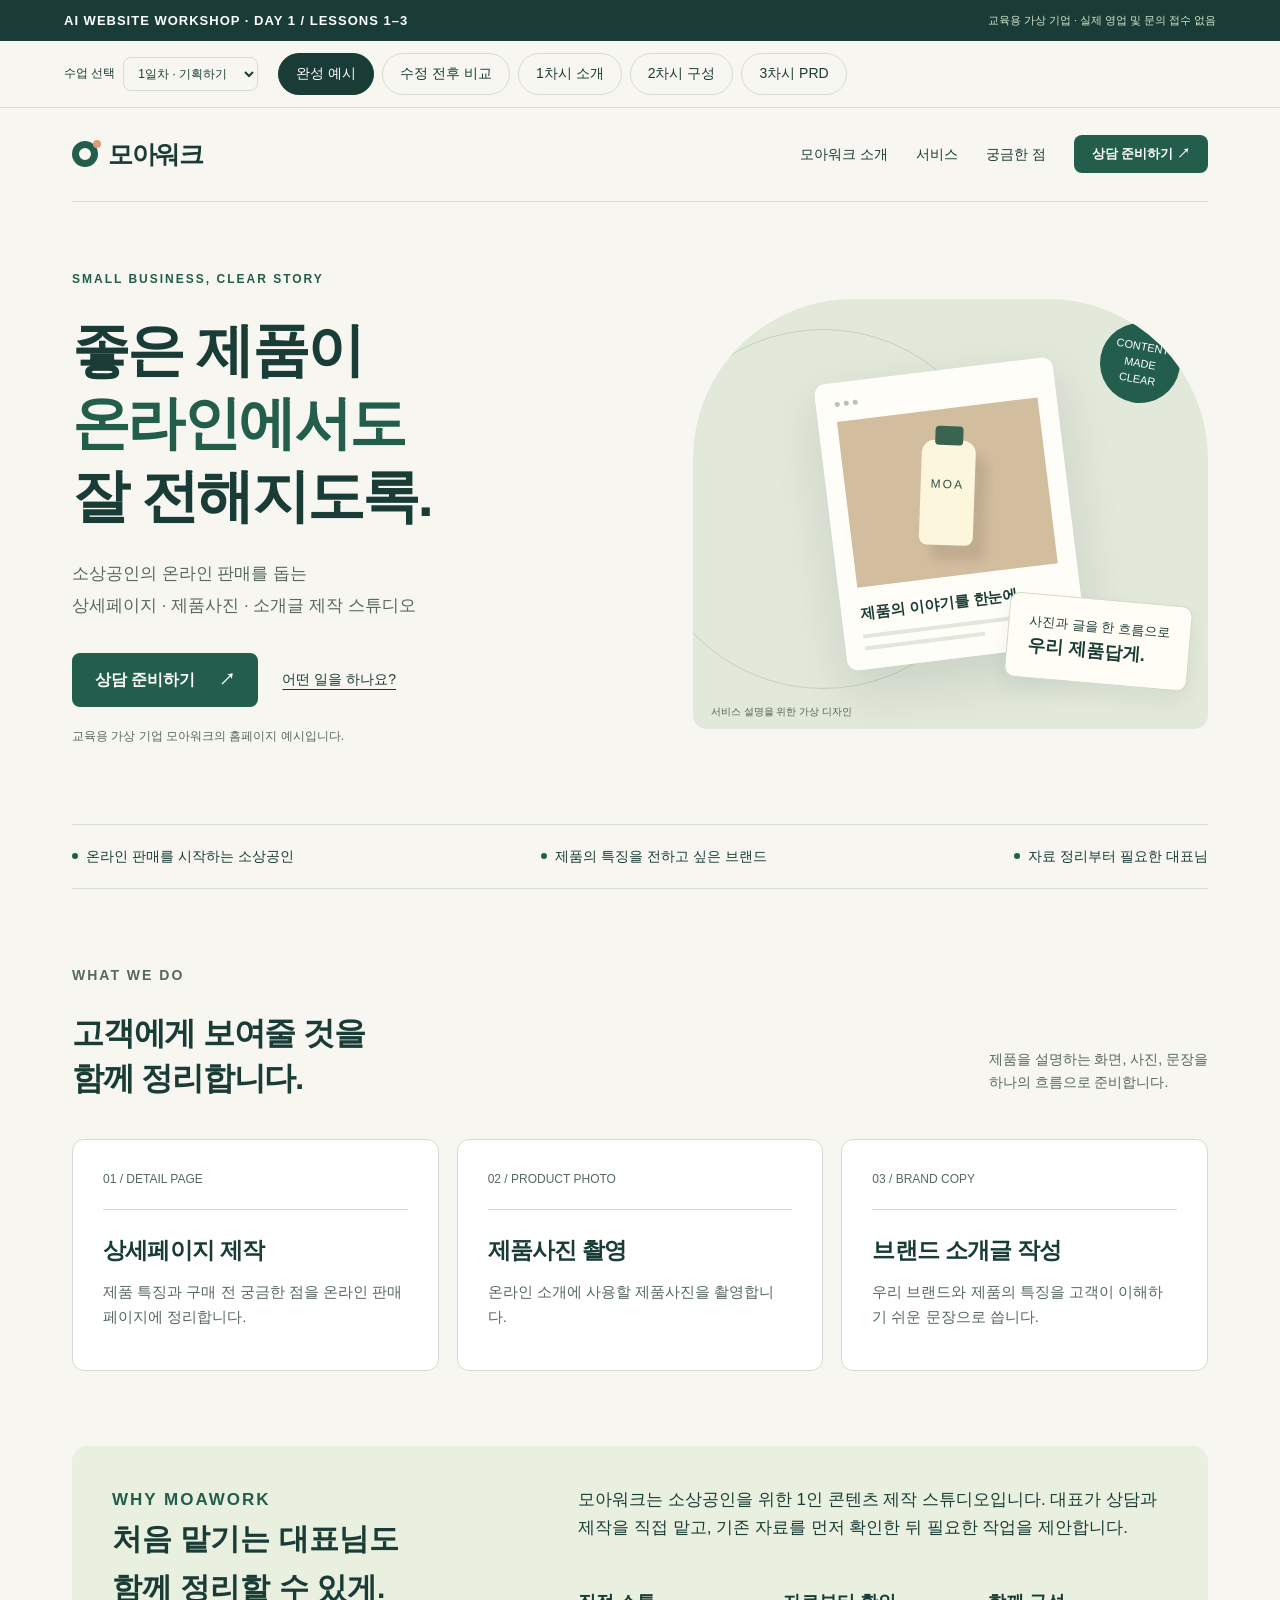
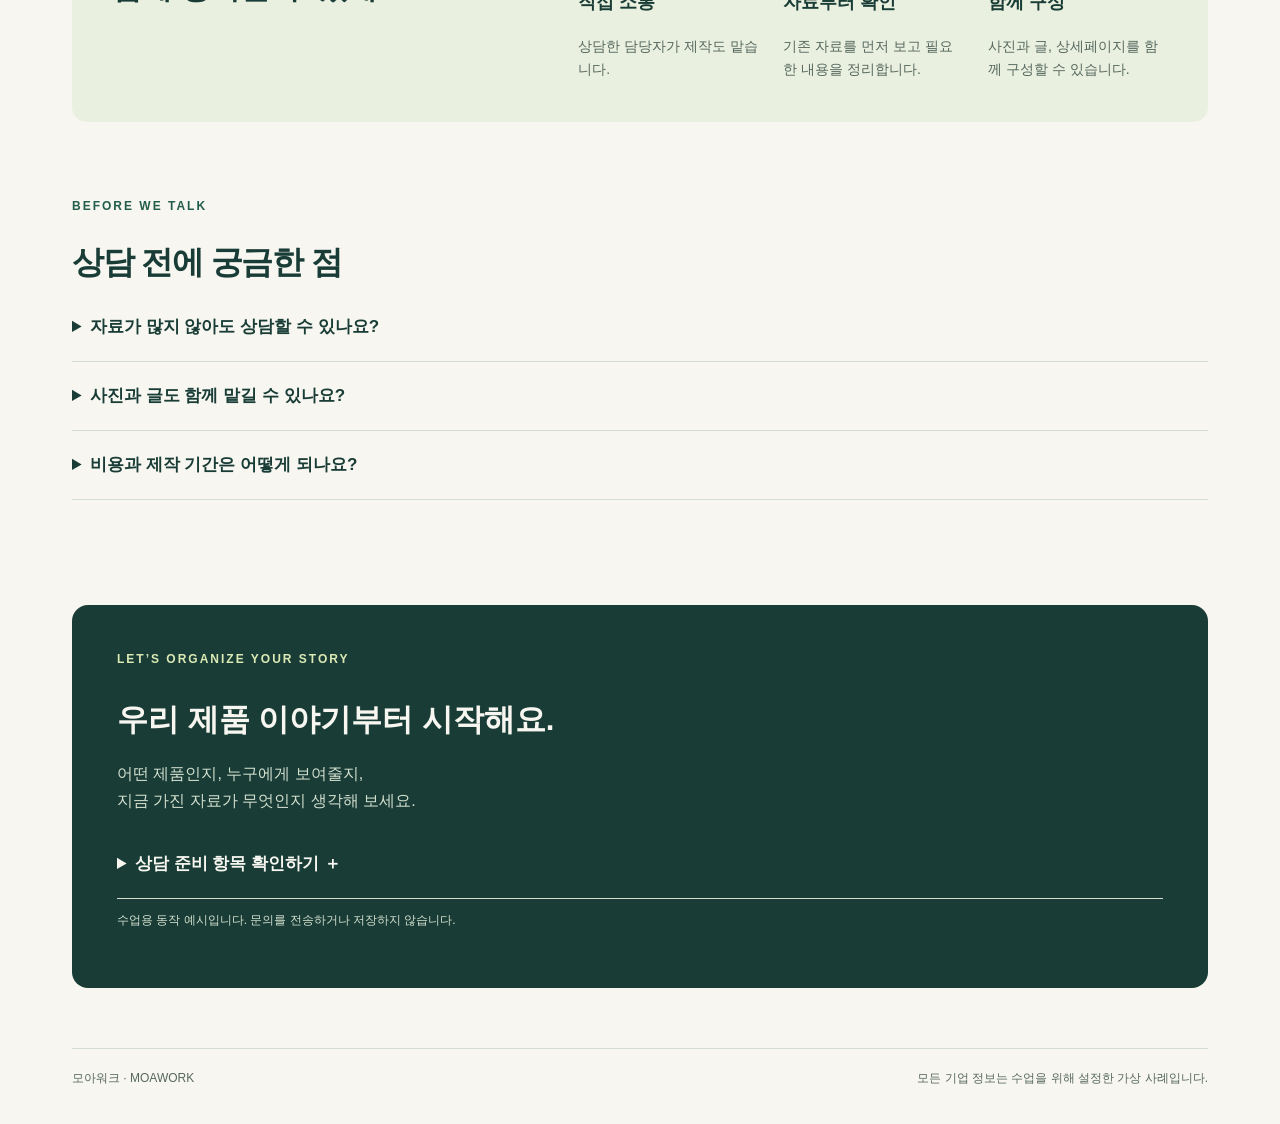
<file: workshop_practice.html>
<!doctype html>
<html lang="ko"><head><meta charset="utf-8"><meta name="viewport" content="width=device-width,initial-scale=1"><meta name="description" content="기업 소개부터 콘텐츠 구성과 PRD까지. 1·2일차 기획과 구현부터 3일차 Git·Node.js 준비까지 이어가는 홈페이지 제작 실습 활동지."><title>우리 회사 홈페이지 만들기 | 1·2·3일차 실습</title>
<style>
:root{--paper:#f7f6f0;--ink:#193d36;--green:#235d4b;--lime:#dbe9b5;--muted:#56685f;--line:#d4ddd0;--orange:#e29c75}*{box-sizing:border-box}html{scroll-behavior:smooth;scroll-padding-top:130px}body{margin:0;background:var(--paper);color:var(--ink);font-family:"Noto Sans KR","Malgun Gothic",Arial,sans-serif;line-height:1.65}button,input,textarea{font:inherit}button,a{touch-action:manipulation}button{cursor:pointer}a{color:inherit}button:focus-visible,a:focus-visible,input:focus-visible,textarea:focus-visible{outline:3px solid #ad5831;outline-offset:4px}.workshop{background:#193d36;color:white;padding:10px 5%;display:flex;justify-content:space-between;gap:15px;font-size:13px;align-items:center}.workshop b{letter-spacing:1px}.workshop small{color:#d7e5ce}.switcher{position:sticky;top:0;background:rgba(247,246,240,.97);z-index:20;display:flex;padding:12px 5%;gap:8px;border-bottom:1px solid var(--line);align-items:center;flex-wrap:wrap}.switcher .label{font-size:12px;margin-right:auto;letter-spacing:2px}.tab{border:1px solid var(--line);padding:8px 17px;border-radius:40px;color:var(--ink);background:transparent;font-size:14px}.tab[aria-pressed=true]{background:var(--ink);color:white;border-color:var(--ink)}.wrap{max-width:1200px;margin:auto;padding:0 32px}.nav{display:flex;justify-content:space-between;align-items:center;padding:26px 0;border-bottom:1px solid var(--line)}.brand{font-weight:800;font-size:25px;letter-spacing:-1.5px;display:flex;gap:10px;align-items:center}.mark{height:26px;width:26px;display:inline-block;border:7px solid var(--green);border-radius:50%;position:relative}.mark:after{content:"";position:absolute;width:8px;height:8px;border-radius:50%;background:var(--orange);right:-10px;top:-8px}.navlinks{display:flex;gap:28px;align-items:center;font-size:14px}.navlinks a{text-decoration:none}.smallbtn,.btn{border:0;text-decoration:none;display:inline-flex;align-items:center;gap:24px;background:var(--green);color:white;padding:14px 23px;border-radius:8px;font-weight:600}.smallbtn{padding:8px 18px;font-size:13px}.hero{display:grid;grid-template-columns:1.1fr 1fr;gap:54px;align-items:center;padding:68px 0 65px}.eyebrow{font-size:12px;letter-spacing:2px;color:var(--green);font-weight:700;margin:0 0 24px}.hero h1{font-size:clamp(33px,4.5vw,59px);line-height:1.27;letter-spacing:-2.6px;margin:0 0 25px;font-weight:600;word-break:keep-all}.hero h1 em{font-style:normal;color:var(--green)}.lead{font-size:17px;line-height:1.9;max-width:480px;color:var(--muted);word-break:keep-all}.actions{margin:30px 0 20px;display:flex;align-items:center;gap:24px}.textlink{font-size:14px;text-underline-offset:5px}.note{font-size:12px;color:var(--muted)}.visual{position:relative;border-radius:160px 160px 14px 14px;height:430px;background:#e2e8da;overflow:hidden;display:flex;justify-content:center;align-items:center}.orbit{position:absolute;width:360px;height:360px;border:1px solid #c6d2bd;border-radius:50%;left:-50px;top:30px}.mock{background:#fffdf7;box-shadow:0 20px 50px #163b3620;border-radius:11px;width:240px;padding:18px;transform:rotate(-7deg);border:1px solid #fff}.mockbar{display:flex;gap:4px;margin-bottom:15px}.dot{height:5px;width:5px;border-radius:50%;background:#b7c5b0}.photo{height:167px;background:#d2bd9f;position:relative;display:flex;justify-content:center;align-items:center;overflow:hidden}.bottle{width:54px;height:105px;background:#fcf6dc;border-radius:13px 13px 8px 8px;box-shadow:12px 15px 10px #493a2520;position:relative;transform:rotate(9deg)}.bottle:before{content:"";position:absolute;top:-14px;left:13px;width:28px;height:19px;background:#3a6450;border-radius:4px}.bottle:after{content:"MOA";position:absolute;top:35px;left:10px;font-size:12px;letter-spacing:2px;color:#375343}.mocktext{margin-top:14px;font-size:15px;font-weight:700}.lines{width:86%;height:4px;background:#e2e6db;margin-top:8px}.lines.short{width:60%}.floatcard{position:absolute;background:#fffdf6;padding:16px 20px;border:1px solid #d2dbc8;border-radius:10px;box-shadow:0 10px 20px #163b3610;right:18px;bottom:45px;font-size:13px;transform:rotate(5deg)}.floatcard strong{font-size:18px;display:block}.stamp{position:absolute;right:28px;top:24px;background:var(--green);color:white;border-radius:50%;height:80px;width:80px;display:grid;place-content:center;text-align:center;font-size:11px;line-height:1.5;transform:rotate(10deg)}.visualcaption{position:absolute;bottom:9px;left:18px;font-size:10px;color:#506452}.ribbon{border-top:1px solid var(--line);border-bottom:1px solid var(--line);padding:20px 0;display:flex;gap:22px;justify-content:space-between;font-size:14px}.ribbon span{display:flex;align-items:center;gap:8px}.ribbon i{width:6px;height:6px;background:var(--green);border-radius:50%}.section{padding:75px 0}.sectiontitle{display:flex;justify-content:space-between;gap:25px;align-items:end;margin-bottom:30px}.sectiontitle h2,.section h2{font-size:32px;line-height:1.4;letter-spacing:-1.2px;margin:8px 0}.sectiontitle p{font-size:14px;color:var(--muted);max-width:310px}.cards{display:grid;grid-template-columns:repeat(3,1fr);gap:18px}.card{padding:30px;background:white;border:1px solid var(--line);border-radius:12px;display:flex;flex-direction:column;min-height:232px}.number{font-size:12px;color:var(--muted);border-bottom:1px solid var(--line);padding-bottom:20px}.card h3{font-size:23px;margin:22px 0 10px;letter-spacing:-.8px}.card p{font-size:15px;color:var(--muted);margin:0}.about{background:#eaf0df;border-radius:15px;padding:40px;display:grid;grid-template-columns:1fr 1.4fr;gap:45px}.about h2{font-size:30px;margin:0}.about p{margin:0;font-size:17px}.steps{display:grid;grid-template-columns:repeat(3,1fr);gap:25px;margin-top:28px}.steps h3{font-size:18px}.steps p{font-size:14px;color:var(--muted)}details{border-bottom:1px solid var(--line);padding:20px 0}summary{font-size:17px;cursor:pointer;font-weight:600}details p{font-size:15px;color:var(--muted);max-width:850px}.contact{background:var(--ink);color:var(--paper);border-radius:16px;padding:45px;margin:30px 0 60px}.contact h2{font-size:31px;margin:0 0 15px}.contact p{color:#d3dfcf}.contact summary{color:var(--paper)}.contact details p{color:#d3dfcf}.footer{padding:20px 0 35px;border-top:1px solid var(--line);font-size:12px;color:var(--muted);display:flex;justify-content:space-between;gap:20px}.mode{display:none}.mode.active{display:block}.teaching{padding:55px 0 75px}.teaching h1{font-size:42px;letter-spacing:-1.5px;line-height:1.35;margin:10px 0 20px}.intro{max-width:740px;color:var(--muted)}.comparegrid{display:grid;grid-template-columns:1fr 1fr;gap:24px;margin:35px 0}.comparecard{padding:35px;border:1px solid var(--line);border-radius:14px;background:white}.comparecard.after{background:#e9efdc}.comparecard h2{font-size:31px;line-height:1.45;letter-spacing:-1px;min-height:150px;margin:30px 0 20px}.comparecard p{font-size:16px}.comparecard .pill{display:inline-block;font-size:12px;letter-spacing:1px;border:1px solid var(--line);padding:5px 12px;border-radius:50px}.checklist{display:flex;gap:12px;flex-wrap:wrap;margin:25px 0}.checklist span{padding:10px 17px;border:1px solid var(--line);border-radius:8px;background:white;font-size:14px}.timerbar{display:flex;gap:20px;align-items:center;flex-wrap:wrap;margin:20px 0}.timerbar strong{font-size:24px;min-width:120px}.hidden-content{visibility:hidden}.feedback{background:#e9efdc;padding:25px 30px;border-radius:12px;margin:24px 0}.editgrid{display:grid;grid-template-columns:1fr 1fr;gap:40px;margin-top:30px}.field{margin-bottom:20px}.field label{font-size:14px;display:block;font-weight:600;margin-bottom:6px}.field input,.field textarea{width:100%;padding:12px 14px;border:1px solid #b8c5b1;border-radius:7px;background:#fffefa;color:var(--ink)}.field textarea{min-height:110px;resize:vertical}.preview{padding:35px;background:#e9efdc;border:1px solid var(--line);border-radius:14px;align-self:start;overflow-wrap:anywhere}.preview h2{font-size:36px;letter-spacing:-1.5px;line-height:1.4}.secondary{background:transparent;color:var(--ink);border:1px solid var(--line)}.slidedeck{min-height:510px;background:#e9efdc;border:1px solid var(--line);border-radius:16px;padding:60px;margin:30px 0;display:flex;flex-direction:column;justify-content:center}.slidedeck h2{font-size:clamp(28px,4vw,48px);letter-spacing:-1.8px;line-height:1.35;margin:15px 0 25px;word-break:keep-all}.slidedeck p{font-size:clamp(19px,2vw,27px);max-width:850px;white-space:pre-line;line-height:1.8}.slidenav{display:flex;justify-content:space-between;align-items:center;gap:15px}.slidenav span{font-size:14px}.sr{position:absolute;width:1px;height:1px;clip:rect(0,0,0,0);overflow:hidden}button:disabled{opacity:.4;cursor:default}@media(max-width:800px){.workshop{font-size:11px}.workshop small{display:none}.switcher{padding:10px 16px;gap:6px}.switcher .label{display:none}.tab{font-size:12px;padding:7px 12px}.wrap{padding:0 22px}.nav{padding:20px 0}.navlinks{gap:15px}.navlinks a:not(:last-child){display:none}.hero{grid-template-columns:1fr;gap:30px;padding:40px 0}.hero h1{letter-spacing:-1.5px}.visual{height:350px;max-width:520px;width:100%;justify-self:center}.cards,.steps{grid-template-columns:1fr}.section{padding:45px 0}.sectiontitle{display:block}.ribbon{flex-wrap:wrap;gap:12px}.ribbon span{font-size:12px}.about{grid-template-columns:1fr;gap:20px;padding:28px}.contact{padding:28px}.comparegrid,.editgrid{grid-template-columns:1fr}.comparecard h2{min-height:0}.teaching h1{font-size:32px}.slidedeck{padding:28px;min-height:460px}.footer{flex-direction:column;gap:8px}.btn{padding:12px 18px;font-size:14px}.hero .actions{gap:15px}}@media(prefers-reduced-motion:reduce){html{scroll-behavior:auto}}

.ws-toolbar,.ws-heading,.ws-actions{display:flex;gap:14px;align-items:center;flex-wrap:wrap;margin:22px 0}.ws-toolbar{justify-content:space-between;font-size:13px;color:var(--muted)}.ws-heading{justify-content:space-between;align-items:start}.ws-heading p,.hint{font-size:14px;color:var(--muted);margin:5px 0 9px}.ws-steps{display:flex;gap:10px;margin:30px 0}.ws-step{flex:1;padding:18px 12px;border:1px solid var(--line);border-radius:10px;background:white;color:var(--ink);font-weight:700}.ws-step[aria-pressed=true]{background:var(--ink);color:white}.ws-panel{padding:28px;background:#fffdf8;border:1px solid var(--line);border-radius:14px}.ws-panel[hidden]{display:none}.ws-panel h2{font-size:27px;letter-spacing:-1px}.worksheet textarea,.worksheet input:not([type=checkbox]){width:100%;padding:12px 14px;border:1px solid #aabca9;border-radius:8px;background:white;color:var(--ink);font:inherit}.worksheet textarea{resize:vertical}.worksheet .field{margin:22px 0}.fact-card{margin-bottom:25px}.fact-card pre{white-space:pre-wrap;overflow-wrap:anywhere;font:inherit;font-size:14px}.prompt-tabs{display:flex;gap:8px;flex-wrap:wrap;margin:24px 0 14px}.output-label{display:block;font-size:13px;color:var(--muted);margin-bottom:9px}#generatedPrompt{background:#f2f5eb;line-height:1.8;min-height:400px}.ws-instructions{padding-left:24px;line-height:1.9}.final-layout{display:grid;grid-template-columns:1.3fr 1fr;gap:36px}.final-preview{align-self:start;position:sticky;top:110px;padding:28px;background:#e9efdc;border-radius:14px;overflow-wrap:anywhere}.final-preview h2{white-space:pre-line}.final-preview p{white-space:pre-line}.evidence-pair{border-top:1px solid var(--line);margin-top:25px}.checkrow{display:flex;align-items:start;gap:10px;margin:15px 0;font-size:15px}.checkrow input{width:20px;height:20px;flex-shrink:0}.ws-actions span{font-size:14px;color:var(--green)}@media(max-width:800px){.ws-steps{flex-direction:column}.ws-step{text-align:left;padding:13px 16px}.ws-panel{padding:20px}.final-layout{grid-template-columns:1fr}.final-preview{position:static}.ws-actions .btn{justify-content:center}.prompt-tabs .tab{white-space:normal;text-align:left}}
.import-workbook{border-bottom:1px solid var(--line);padding:10px 0 30px;margin-bottom:30px}.import-workbook ol{padding-left:23px;line-height:1.9}#wsImportStatus{white-space:pre-line;font-size:14px;color:var(--green)}#wsImportText{background:#f2f5eb}
/* Compact brand preview */
.final-layout{grid-template-columns:minmax(0,1.3fr) minmax(0,1fr)}
.final-preview{padding:0;background:#fff;border:1px solid #dce3d7;border-radius:23px;box-shadow:0 18px 45px #193d3610;overflow:hidden;min-width:0}
.pv-chrome{display:flex;align-items:center;justify-content:space-between;gap:12px;padding:15px 21px;border-bottom:1px solid #e8ece5;font-size:9px;letter-spacing:1.1px;color:#728076}.pv-dots{letter-spacing:3px;font-size:8px;color:#bac5b5}
.pv-body{padding:28px 27px 0;background:radial-gradient(ellipse at 100% 0%,#edfacd 0%,transparent 52%),#fff}
.pv-brandline{display:flex;align-items:center;gap:9px;font-size:14px;font-weight:800}.pv-logo{background:#193d36;color:#dcfa92;display:grid;place-items:center;width:29px;height:29px;border-radius:9px;font-size:24px;line-height:1}.pv-brandline #finalPreviewCompany{overflow:hidden;text-overflow:ellipsis;white-space:nowrap}.pv-live{margin-left:auto;border:1px solid #d6e3be;background:#f3f9e9;padding:3px 7px;border-radius:20px;font-size:9px;font-weight:700;letter-spacing:1px;color:#48633a}
.final-preview .pv-kicker{font-size:11px;letter-spacing:.3px;color:#6c7c67;margin:35px 0 12px}
.final-preview h2{font-size:clamp(26px,2.6vw,36px);font-weight:850;line-height:1.32;letter-spacing:-1.5px;margin:0 0 16px;word-break:keep-all;overflow-wrap:anywhere;white-space:normal;display:-webkit-box;-webkit-box-orient:vertical;-webkit-line-clamp:3;overflow:hidden}
.final-preview .pv-subtitle{font-size:13px;line-height:1.8;color:#6b7869;margin:0 0 23px;white-space:normal;display:-webkit-box;-webkit-box-orient:vertical;-webkit-line-clamp:2;overflow:hidden}
.pv-services{display:flex;flex-wrap:wrap;gap:7px;margin:22px 0 32px}.pv-services span{display:inline-block;background:#f1f4ed;border:1px solid #e0e7d9;border-radius:30px;padding:7px 11px;font-size:11px;font-weight:600;color:#465b3f;max-width:100%;white-space:nowrap;text-overflow:ellipsis;overflow:hidden}.pv-services span[hidden]{display:none}
.pv-bottom{display:flex;align-items:center;justify-content:space-between;gap:14px;border-top:1px solid #e2e8dd;padding:20px 0 24px}.pv-cta{font-size:14px;font-weight:800;color:#193d36;white-space:nowrap;overflow:hidden;text-overflow:ellipsis}.pv-arrow{display:grid;place-items:center;width:43px;height:43px;flex-shrink:0;border-radius:50%;background:#d5f783;color:#193d36;font-size:26px}.final-preview .pv-caption{padding:13px 20px;margin:0;background:#f8faf5;border-top:1px solid #e8ece5;color:#87917f;font-size:10px;white-space:normal;text-align:center}
@media(max-width:800px){.final-layout{grid-template-columns:minmax(0,1fr)}.final-preview{position:static;width:100%;max-width:460px;margin:0 auto}.pv-body{padding:25px 25px 0}.final-preview h2{font-size:32px}}

.course-progress{display:flex;gap:8px;flex-wrap:wrap;margin:26px 0}.course-progress span{border:1px solid var(--line);padding:7px 13px;border-radius:30px;font-size:12px}.course-progress .current{background:var(--ink);color:#e1f7ac}.course-status{min-height:30px;white-space:pre-line;color:var(--green);font-size:14px}.course-steps{display:flex;gap:8px;margin:20px 0}.course-steps button{flex:1;border:1px solid var(--line);border-radius:10px;padding:14px;background:white;color:var(--ink);font-weight:700}.course-steps button[aria-pressed=true]{background:var(--ink);color:white}.course-panel{background:#fffdf8;border:1px solid var(--line);padding:30px;border-radius:16px}.course-panel[hidden]{display:none}.course-panel h2{font-size:27px;margin-top:0}.course-source{white-space:pre-line;border-left:3px solid #b2cf71;padding:12px 18px;background:#f0f5e7;font-size:14px;max-height:220px;overflow:auto}.course-output{width:100%;background:#f3f6ed!important;font-size:14px!important;line-height:1.8}.course-example{white-space:pre-wrap;overflow-wrap:anywhere;font:inherit;font-size:14px}.course-result{display:grid;grid-template-columns:minmax(0,1.5fr) minmax(0,1fr);gap:32px}.course-preview{position:sticky;top:150px;align-self:start;border:1px solid #dae3d2;padding:25px;background:white;border-radius:20px;min-width:0;overflow-wrap:anywhere;box-shadow:0 12px 35px #193d360b}.course-preview h3{font-size:26px;line-height:1.4;letter-spacing:-1px}.course-preview .eyebrow{font-size:10px}.course-flow{display:grid;gap:7px}.course-flow div{background:#f1f5eb;padding:10px 14px;border-radius:9px;font-size:14px;display:flex;gap:12px;align-items:center}.course-flow small{color:#6b7c5c}.course-order{display:grid;gap:8px;margin-bottom:28px}.course-order>div{display:flex;align-items:center;gap:8px;border-bottom:1px solid var(--line);padding:10px 0}.course-order span{margin-right:auto}.course-order button{background:white;border:1px solid var(--line);border-radius:7px;padding:7px 12px;color:var(--ink)}.course select{width:100%;border:1px solid #aabca9;padding:13px;border-radius:8px;background:white;color:var(--ink);font:inherit}.file-label{cursor:pointer}.design-options{display:grid;gap:8px}.design-option{display:flex;align-items:center;gap:10px;background:white;border:1px solid var(--line);padding:14px;border-radius:10px;color:var(--ink);text-align:left}.design-option[aria-pressed=true]{border:2px solid var(--green);background:#f0f6e5}.design-option i{display:inline-block;width:22px;height:22px;border-radius:50%}.color-pair{display:flex;gap:24px;margin:20px 0}.color-pair label{font-size:14px}.worksheet input[type=color]{width:64px;padding:3px;height:40px;display:block}.design-preview{background:var(--design-primary,#193d36);color:var(--design-text,#fff)}.design-preview .design-brand{font-size:13px;font-weight:800;opacity:.9}.design-star{display:block;font-size:80px;line-height:1.2;margin:28px 0 18px;color:var(--design-accent,#d5f783)}.design-preview h3{font-size:29px;letter-spacing:-1px}.design-preview p{font-size:14px;line-height:1.8}.design-preview .note{color:inherit;opacity:.7;font-size:10px}.design-cta{display:inline-block;border:1px solid currentColor;border-radius:30px;padding:10px 16px;margin:15px 0;font-size:13px}.teacher-table{overflow-x:auto;margin:22px 0}.teacher-table table{border-collapse:collapse;width:100%;font-size:14px;min-width:620px}.teacher-table th,.teacher-table td{border:1px solid var(--line);padding:14px;text-align:left;vertical-align:top}.teacher-table th{background:var(--ink);color:white}.teacher-table tr:nth-child(2n){background:#eef3e7}#teacher h2{margin-top:42px}html{scroll-padding-top:170px}@media(max-width:800px){.course-steps{flex-direction:column}.course-steps button{text-align:left}.course-panel{padding:20px}.course-result{grid-template-columns:minmax(0,1fr)}.course-preview{position:static;width:100%;max-width:460px;justify-self:center}.switcher{gap:5px}.switcher .tab{padding:7px 10px;font-size:11px}.course-steps{scroll-margin-top:160px}}

/* Small usability refinements within the original visual design. */
#courseDay{font:inherit;font-size:12px;color:var(--ink);background:transparent;border:1px solid var(--line);border-radius:8px;padding:8px 10px;margin-right:12px;max-width:100%}.switcher .label{margin-right:0;letter-spacing:0}.step-hint{font-size:14px;line-height:1.9;color:var(--green);margin:0 0 24px;padding-bottom:15px;border-bottom:1px solid var(--line)}.worksheet .field label{font-size:15px}.worksheet .field input,.worksheet .field textarea{font-size:15px;line-height:1.8}.classic-detail{margin:10px 0 24px;padding:12px 0}.classic-detail summary{font-size:13px;color:var(--muted)}.classic-detail textarea{margin-top:15px}.ws-steps button,.course-steps button{min-height:48px}.ws-actions .btn{min-height:46px}.course-status{line-height:1.8}@media(max-width:800px){#courseDay{font-size:11px;margin-right:auto;padding:7px 8px}.step-hint{font-size:13px}.ws-actions{gap:10px}.ws-actions .btn{white-space:normal}.switcher{row-gap:8px}.ws-panel,.course-panel{padding:20px}}

/* Day 3 / Lesson 1 */
.d3{max-width:1120px;margin:auto;padding:48px 32px 70px}.d3 h1{font-size:clamp(30px,4vw,48px);line-height:1.35;letter-spacing:-1.5px;margin:12px 0 20px}.d3 h2{font-size:26px;letter-spacing:-.8px;margin:0 0 16px}.d3 h3{font-size:21px;margin:0 0 12px}.d3-section{margin-top:36px;padding-top:30px;border-top:1px solid var(--line)}.d3-grid{display:grid;grid-template-columns:1fr 1fr;gap:20px}.d3-card{padding:26px;border:1px solid var(--line);border-radius:14px;background:#fffdf8;min-width:0}.d3-card p{color:var(--muted)}.d3-table{overflow-x:auto;border:1px solid var(--line);border-radius:12px;background:#fffdf8}.d3 table{width:100%;border-collapse:collapse;font-size:15px;min-width:510px}.d3 caption{text-align:left;padding:16px 18px;font-weight:700}.d3 th,.d3 td{text-align:left;padding:14px 18px;border-top:1px solid var(--line);vertical-align:top}.d3 thead{background:#eaf0df}.d3 tbody th{width:24%}.d3 pre{background:var(--ink);color:#ecf4dd;border-radius:10px;padding:18px;overflow-x:auto;line-height:1.8}.d3 code{font-family:Consolas,monospace}.d3-flow{display:grid;grid-template-columns:repeat(4,1fr);gap:12px;padding:0;list-style:none;counter-reset:flow}.d3-flow li{padding:18px;border:1px solid var(--line);border-radius:10px;counter-increment:flow}.d3-flow li:before{content:'0' counter(flow);display:block;color:var(--green);font-size:12px;margin-bottom:8px}.d3-flow small{display:block;color:var(--muted);margin-top:7px}.d3 .feedback p{margin:8px 0}.d3 .hint{line-height:1.8}.d3 a{overflow-wrap:anywhere}@media(max-width:700px){.d3{padding:30px 20px 50px}.d3-grid{grid-template-columns:1fr}.d3-flow{grid-template-columns:1fr 1fr}.d3-card{padding:21px}.d3 th,.d3 td{padding:12px}.d3 h2{font-size:23px}}
</style><style id="comparisonReadability">
/* Meaningful lines, with no Korean word split across lines. */
.comparecard{display:flex;flex-direction:column;padding:32px;min-width:0}.comparecard .pill{align-self:flex-start}.comparecard h2{min-height:0;margin:25px 0 20px;font-size:clamp(25px,2.5vw,31px);line-height:1.48;letter-spacing:-1px;word-break:keep-all;overflow-wrap:normal}.compare-line{display:block}.comparecard p{word-break:keep-all;overflow-wrap:normal;font-size:15px;line-height:1.85;margin:0 0 20px}.comparecard p:last-child{margin:4px 0 0;padding-top:2px}.comparegrid{align-items:stretch}.comparecard.after h2{color:#193d36}.hero h1,.teaching h1,.section h2{word-break:keep-all}
@media(max-width:800px){.comparegrid{gap:18px;margin:25px 0}.comparecard{padding:25px}.comparecard h2{font-size:clamp(22px,4.8vw,30px);margin:22px 0 18px;line-height:1.5;letter-spacing:-.8px}.comparecard p{font-size:14px;margin-bottom:16px}}
</style><style>.worksheet-tools{display:flex;gap:8px;flex-wrap:wrap;align-items:center}#wsFillExample{background:#e9efdc;border-color:#b9cbaa}</style><style>.source-full{margin:18px 0 24px}.source-full>label{display:block;font-size:14px;font-weight:700;margin:0 0 10px}.source-full textarea{white-space:pre-wrap;line-height:1.9;min-height:290px;background:#fff!important}.source-full .ws-actions{margin:10px 0}.course-source{max-height:none;overflow:visible}</style><style>.decision-heading{display:flex;justify-content:space-between;align-items:center;flex-wrap:wrap;gap:14px;margin:28px 0 12px}.decision-heading h3{margin:0}.decision-tools{margin-left:auto}.decision-tools [data-course-example]{background:#e9efdc;border-color:#b9cbaa}@media(max-width:600px){.decision-heading{align-items:flex-start}.decision-tools{gap:7px}.decision-tools .tab{font-size:12px;padding:8px 12px}}</style><style>.merge-inputs{display:grid;grid-template-columns:minmax(0,1fr) minmax(0,1fr);gap:24px;margin:25px 0}.merge-column{border:1px solid var(--line);border-radius:12px;background:#fffdf8;padding:22px;min-width:0}.merge-column h3{margin:0 0 14px;font-size:21px}.merge-column .ws-actions{margin:10px 0 18px}.merge-column .tab{font-size:12px;padding:8px 12px}.merge-column>label{font-size:13px;display:block;margin:15px 0 8px;font-weight:700}.merge-column .course-source{font-size:12px;padding:10px 12px;line-height:1.7}.merge-column textarea{background:#fff!important;font-size:14px!important;line-height:1.9;min-height:290px;margin-bottom:12px}.merge-column details textarea{min-height:140px}.merge-prompt{border-top:1px solid var(--line);padding-top:20px;margin:20px 0 30px;scroll-margin-top:160px}.merge-prompt[hidden]{display:none}.merge-prompt>label{display:block;font-size:13px;font-weight:700;margin-bottom:10px}@media(max-width:800px){.merge-inputs{grid-template-columns:minmax(0,1fr);gap:16px}.merge-column{padding:18px}.merge-column textarea{min-height:230px}}</style><style>
/* Day 2: focused practice workspace */
[hidden]{display:none!important}
.d2{max-width:1160px;margin:auto;padding:26px 30px 55px}.d2 h1{font-size:clamp(28px,4vw,40px);letter-spacing:-1.8px;line-height:1.35;margin:8px 0 12px}.d2 h2{font-size:23px;letter-spacing:-.8px;margin:0 0 8px}.d2 h3{font-size:16px;margin:0}.d2 p{margin:7px 0 14px}.d2-kicker{font-size:11px;font-weight:800;letter-spacing:1.8px;color:var(--green)}.d2-sub{color:var(--muted);font-size:14px}.d2-rail{display:flex;gap:7px;margin:24px 0}.d2-rail span{padding:7px 13px;background:#e9efdf;border-radius:30px;font-size:12px}.d2-layout{display:grid;grid-template-columns:minmax(0,1.25fr) minmax(0,1fr);gap:22px;margin-top:25px}.d2-box{background:#fffefa;border:1px solid var(--line);border-radius:16px;padding:26px;min-width:0}.d2-box>label,.d2-field{display:block;font-weight:700;font-size:13px;margin:16px 0 7px}.d2 textarea,.d2 input:not([type=checkbox]):not([type=color]){width:100%;border:1px solid #becab8;border-radius:9px;padding:11px 13px;background:white;color:var(--ink);font:inherit;font-size:14px;line-height:1.8}.d2 textarea{resize:vertical}.d2 textarea[readonly]{background:#f2f5ec;font-size:13px}.d2 .btn{font-size:13px;padding:11px 17px;gap:10px}.d2-actions{display:flex;gap:9px;flex-wrap:wrap;align-items:center;margin:15px 0}.d2 .tab{font-size:12px;padding:7px 12px}.d2-mini{font-size:12px;color:var(--muted)}.d2-route{border-left:3px solid #b7ce8b;padding:9px 13px;background:#eef3e5;font-size:13px;margin:18px 0}.d2-flow{list-style:none;padding:0;counter-reset:d2;display:grid;gap:12px;margin:20px 0}.d2-flow li{counter-increment:d2;display:flex;gap:10px;font-size:14px;align-items:start}.d2-flow li:before{content:counter(d2);flex:0 0 23px;height:23px;border-radius:50%;display:grid;place-content:center;background:#e5edda;font-size:11px;font-weight:bold}.d2-end{display:flex;justify-content:space-between;align-items:center;gap:16px;margin-top:24px;padding-top:20px;border-top:1px solid var(--line);font-size:13px;flex-wrap:wrap}.d2-gallery{display:grid;grid-template-columns:repeat(5,minmax(0,1fr));gap:12px;margin:24px 0 18px}.d2-card{border:1px solid var(--line);border-radius:12px;background:#fffefa;overflow:hidden;min-width:0}.d2-card.selected{border-color:var(--green);box-shadow:0 0 0 2px var(--green)}.d2-pick{border:0;background:none;color:var(--ink);padding:0;width:100%;text-align:left;display:block}.d2-cardmeta{padding:12px 13px 7px}.d2-cardmeta strong{font-size:14px;display:block}.d2-cardmeta small{font-size:11px;color:var(--muted);display:block;margin:3px 0}.d2-cardlink{display:block;margin:0 13px 12px;font-size:11px;text-underline-offset:3px}.d2-choice{font-size:11px;color:var(--green);font-weight:bold;display:block;margin-top:6px}.d2-thumb{height:137px;overflow:hidden;padding:12px 13px;background:#f0f1ed;position:relative;pointer-events:none}.d2-thumb .mini-nav{display:flex;justify-content:space-between;align-items:center;font-size:7px;font-weight:800;border-bottom:1px solid #193d3620;padding-bottom:7px}.d2-thumb .mini-title{font-size:18px;line-height:1.1;letter-spacing:-.8px;margin:11px 0 6px;font-weight:800}.d2-thumb .mini-text{height:3px;background:currentColor;opacity:.2;width:65%;margin:5px 0}.d2-thumb .mini-cta{display:inline-block;background:#193d36;color:white;font-size:6px;padding:4px 7px;border-radius:4px}.d2-thumb .mini-grid{display:grid;grid-template-columns:1.4fr 1fr 1fr;gap:4px;margin-top:9px}.d2-thumb .mini-grid i{height:27px;border-radius:5px;background:#e1e7d8}.d2-thumb.bento .mini-title{font-size:16px}.d2-thumb.bento .mini-grid i:first-child{background:#c7e3a4}.d2-thumb.minimal{background:#fff}.d2-thumb.minimal .mini-title{margin-top:17px;font-size:19px}.d2-thumb.minimal .mini-grid i{border-top:1px solid #b9c5b0;background:transparent;border-radius:0;height:15px}.d2-thumb.dark{background:#171d2a;color:#e1e7f5}.d2-thumb.dark .mini-nav{border-color:#ffffff22}.d2-thumb.dark .mini-title{color:#f2f7ff}.d2-thumb.dark .mini-cta{background:#bbd6ff;color:#17213b}.d2-thumb.dark .mini-grid i{background:linear-gradient(130deg,#263b62,#172335);border:1px solid #6487be44}.d2-thumb.editorial{background:#f0e9df;color:#362d29}.d2-thumb.editorial .mini-title{font-family:Georgia,serif;font-size:23px;font-weight:400;width:65%;margin-top:15px}.d2-thumb.editorial:after{content:'↗';position:absolute;right:12px;top:51px;width:43px;height:57px;background:#ba785b;color:#f4dfc4;display:grid;place-content:center;font-size:30px}.d2-thumb.editorial .mini-grid i{height:14px;border-radius:0;background:#ddd0c0}.d2-thumb.soft{background:#f5eddf;color:#593e37}.d2-thumb.soft .mini-title{font-size:17px}.d2-thumb.soft .mini-cta{background:#925236;border-radius:20px}.d2-thumb.soft .mini-grid i{background:#e4c9b4;border-radius:15px}.d2-thumb.soft .mini-grid i:nth-child(2){background:#d8dfc0}.d2-thumb.soft .mini-grid i:nth-child(3){background:#e9d1cb}.d2-designbar{display:flex;gap:15px;align-items:center;flex-wrap:wrap;margin:12px 0}.d2-designbar label{font-size:12px;display:flex;gap:8px;align-items:center}.d2-designbar input[type=color]{width:36px;height:30px;border:1px solid var(--line);padding:2px;background:white;border-radius:6px}.d2-selected{color:var(--green);font-size:13px;font-weight:800}.d2-status{min-height:24px;font-size:13px;color:var(--green);margin-top:15px!important;white-space:pre-line}.d2 .d2-note{margin:22px 0 0;font-size:11px;color:var(--muted)}.d2 table{width:100%;border-collapse:collapse;font-size:13px;margin:15px 0}.d2 th,.d2 td{border-bottom:1px solid var(--line);text-align:left;padding:9px 5px}.d2 .d2-example{background:#f0f4e8;border-radius:10px;padding:14px;font-size:13px}.d2-try label{display:block;font-size:12px;font-weight:600;margin:10px 0 4px}.d2-try .d2-error{font-size:12px;color:#a33325;margin:4px 0 0}.d2-try [aria-invalid=true]{border-color:#a33325!important}.d2 [data-d2-panel]{scroll-margin-top:110px}.d2-fix{display:flex;gap:10px}.d2-fix input{min-width:0}.d2 details{padding:12px 0}.d2 summary{font-size:13px}.d2-next{margin-left:auto}.d2 .d2-screen{margin:0 0 14px;font-size:11px;letter-spacing:1px;color:var(--muted)}
@media(max-width:1000px){.d2-gallery{grid-template-columns:repeat(3,minmax(0,1fr))}.d2-layout{grid-template-columns:1fr 1fr}}
@media(max-width:700px){.day2-nav #courseDay{width:100%;margin:0;flex-basis:100%}.day2-nav [data-d2-step]{flex:1;text-align:center}.d2{padding:26px 18px 45px}.d2-layout{grid-template-columns:minmax(0,1fr)}.d2-box{padding:20px}.d2-gallery{grid-template-columns:repeat(2,minmax(0,1fr));gap:10px}.d2-rail{gap:5px}.d2-rail span{font-size:10px;padding:6px 9px}.d2-fix{flex-direction:column}.d2-next{margin-left:0}.switcher [data-d2-step]{padding:8px 10px;font-size:12px}.d2-thumb{height:132px}.d2-end{align-items:start}}
</style><link rel="stylesheet" href="stitch-workshop.css"></head><body>
<div class="workshop"><b>AI WEBSITE WORKSHOP · DAY 1 / LESSONS 1–3</b><small>교육용 가상 기업 · 실제 영업 및 문의 접수 없음</small></div>
<div class="switcher" aria-label="수업 화면 선택"><label class="label" for="courseDay">수업 선택</label><select id="courseDay" aria-label="수업 일차"><option value="1">1일차 · 기획하기</option><option value="2">2일차 · 만들기</option><option value="3">3일차 · 연결·공개</option></select><span class="tab" id="day3LessonLabel" hidden>1차시 Git과 Node.js</span><button class="tab" data-mode="company" aria-pressed="true">완성 예시</button><button class="tab" data-mode="compare" aria-pressed="false">수정 전후 비교</button><button class="tab" data-mode="edit" aria-pressed="false">1차시 소개</button><button class="tab" data-mode="lesson2" aria-pressed="false">2차시 구성</button><button class="tab" data-mode="lesson3" aria-pressed="false">3차시 PRD</button><button type="button" class="tab" data-d2-step="1" aria-pressed="true" hidden>1교시 홈페이지</button><button type="button" class="tab" data-d2-step="2" aria-pressed="false" hidden>2교시 디자인</button><button type="button" class="tab" data-d2-step="3" aria-pressed="false" hidden>3교시 Stitch</button><button type="button" class="tab" data-d2-step="4" aria-pressed="false" hidden>4교시 문의</button></div>
<main>
<div id="company" class="mode active"><div class="wrap">
<nav class="nav" aria-label="예시 기업 메뉴"><div class="brand"><span class="mark" aria-hidden="true"></span>모아워크</div><div class="navlinks"><a href="#about">모아워크 소개</a><a href="#service">서비스</a><a href="#faq">궁금한 점</a><a class="smallbtn" href="#contact">상담 준비하기 ↗</a></div></nav>
<section class="hero"><div><p class="eyebrow">SMALL BUSINESS, CLEAR STORY</p><h1>좋은 제품이<br><em>온라인에서도</em><br>잘 전해지도록.</h1><p class="lead">소상공인의 온라인 판매를 돕는<br>상세페이지 · 제품사진 · 소개글 제작 스튜디오</p><div class="actions"><a class="btn" href="#contact">상담 준비하기 <span>↗</span></a><a class="textlink" href="#service">어떤 일을 하나요?</a></div><p class="note">교육용 가상 기업 모아워크의 홈페이지 예시입니다.</p></div><div class="visual" role="img" aria-label="상세페이지와 제품사진 제작을 표현한 디자인 예시"><div class="orbit"></div><div class="mock"><div class="mockbar"><i class="dot"></i><i class="dot"></i><i class="dot"></i></div><div class="photo"><div class="bottle"></div></div><div class="mocktext">제품의 이야기를 한눈에.</div><div class="lines"></div><div class="lines short"></div></div><div class="stamp">CONTENT<br>MADE<br>CLEAR</div><div class="floatcard">사진과 글을 한 흐름으로<strong>우리 제품답게.</strong></div><span class="visualcaption">서비스 설명을 위한 가상 디자인</span></div></section>
<div class="ribbon"><span><i></i> 온라인 판매를 시작하는 소상공인</span><span><i></i> 제품의 특징을 전하고 싶은 브랜드</span><span><i></i> 자료 정리부터 필요한 대표님</span></div>
<section class="section" id="service"><div class="sectiontitle"><div><p class="eyebrow">WHAT WE DO</p><h2>고객에게 보여줄 것을<br>함께 정리합니다.</h2></div><p>제품을 설명하는 화면, 사진, 문장을<br>하나의 흐름으로 준비합니다.</p></div><div class="cards"><article class="card"><span class="number">01 / DETAIL PAGE</span><h3>상세페이지 제작</h3><p>제품 특징과 구매 전 궁금한 점을 온라인 판매 페이지에 정리합니다.</p></article><article class="card"><span class="number">02 / PRODUCT PHOTO</span><h3>제품사진 촬영</h3><p>온라인 소개에 사용할 제품사진을 촬영합니다.</p></article><article class="card"><span class="number">03 / BRAND COPY</span><h3>브랜드 소개글 작성</h3><p>우리 브랜드와 제품의 특징을 고객이 이해하기 쉬운 문장으로 씁니다.</p></article></div></section>
<section id="about" class="about"><div><p class="eyebrow">WHY MOAWORK</p><h2>처음 맡기는 대표님도<br>함께 정리할 수 있게.</h2></div><div><p>모아워크는 소상공인을 위한 1인 콘텐츠 제작 스튜디오입니다. 대표가 상담과 제작을 직접 맡고, 기존 자료를 먼저 확인한 뒤 필요한 작업을 제안합니다.</p><div class="steps"><div><h3>직접 소통</h3><p>상담한 담당자가 제작도 맡습니다.</p></div><div><h3>자료부터 확인</h3><p>기존 자료를 먼저 보고 필요한 내용을 정리합니다.</p></div><div><h3>함께 구성</h3><p>사진과 글, 상세페이지를 함께 구성할 수 있습니다.</p></div></div></div></section>
<section class="section" id="faq"><p class="eyebrow">BEFORE WE TALK</p><h2>상담 전에 궁금한 점</h2><details><summary>자료가 많지 않아도 상담할 수 있나요?</summary><p>현재 가진 제품 설명과 사진부터 확인합니다. 추가로 필요한 자료는 상담 후 정리합니다.</p></details><details><summary>사진과 글도 함께 맡길 수 있나요?</summary><p>상세페이지, 제품사진, 브랜드 소개글을 함께 구성할 수 있습니다. 작업 범위는 상담에서 정합니다.</p></details><details><summary>비용과 제작 기간은 어떻게 되나요?</summary><p>이 가상 기업의 비용과 제작 기간은 설정하지 않았습니다. 실제 홈페이지에는 사업체가 확인한 조건을 넣어야 합니다.</p></details></section>
<section class="contact" id="contact"><p class="eyebrow" style="color:#dbe9b5">LET’S ORGANIZE YOUR STORY</p><h2>우리 제품 이야기부터 시작해요.</h2><p>어떤 제품인지, 누구에게 보여줄지,<br>지금 가진 자료가 무엇인지 생각해 보세요.</p><details><summary>상담 준비 항목 확인하기 ＋</summary><p>① 소개할 제품 또는 서비스<br>② 홈페이지를 볼 주요 고객<br>③ 현재 가진 사진과 설명 자료<br>④ 필요한 제작 항목</p></details><p style="font-size:12px">수업용 동작 예시입니다. 문의를 전송하거나 저장하지 않습니다.</p></section>
<footer class="footer"><span>모아워크 · MOAWORK</span><span>모든 기업 정보는 수업을 위해 설정한 가상 사례입니다.</span></footer></div></div>
<section id="compare" class="mode"><div class="wrap teaching"><p class="eyebrow">01 / TEN SECOND CHALLENGE</p><h1>10초 뒤에도,<br>어떤 회사인지 기억날까요?</h1><p class="intro">같은 가상 기업을 설명한 두 문장입니다. 실제 기업 사이트를 평가한 사례가 아닙니다. 10초 동안 보고, 고객·서비스·다음 행동을 찾아보세요.</p><div class="timerbar"><button id="timerStart" class="btn">10초 관찰 시작</button><button id="timerReset" class="btn secondary">다시 보기</button><strong id="timerText" role="status" aria-live="polite">준비</strong></div><div class="comparegrid" id="compareContent"><article class="comparecard"><span class="pill">수정 전</span><h2>혁신적인 콘텐츠로<br>더 나은 미래를<br>만들어갑니다.</h2><p>고객 중심의 토털 솔루션으로<br>성공적인 비즈니스를 지원합니다.</p><p><u>자세히 보기 →</u></p></article><article class="comparecard after"><span class="pill">수정 후</span><h2><span class="compare-line">소상공인의</span><span class="compare-line">온라인 판매를 돕는</span><span class="compare-line">콘텐츠 제작 스튜디오</span></h2><p>상세페이지 · 제품사진 · 브랜드 소개글을 만듭니다.</p><p><u>상담 준비하기 →</u></p></article></div><div class="feedback"><b>고객의 세 질문</b><p>누구를 돕나요?　무엇을 제공하나요?　다음에 무엇을 하면 되나요?</p><p class="note">관찰 기준은 디자인 취향이 아니라 설명의 구체성입니다. 매출 효과를 증명하는 실험은 아닙니다.</p></div></div></section>
<section id="edit" class="mode"><div class="wrap teaching worksheet">
<p class="eyebrow">WORKBOOK / LESSON 1</p><h1>입력하고, 복사하고,<br>우리 회사의 소개를 완성하세요.</h1>
<p class="intro">활동지와 실습 프롬프트를 한곳에 모았습니다. 회사 정보를 입력하면 요청문이 자동으로 만들어집니다. 복사해서 Gemini에 붙여넣고, 확인한 답변을 최종 활동지에 정리하세요.</p>
<p class="note">공개 가능한 정보만 입력하세요. 이 페이지는 요청문을 조합하며, AI 답변은 Gemini에서 받습니다. 작성 내용은 현재 열린 페이지에서만 유지됩니다. 새로고침 전 TXT로 저장하세요. 공용 PC에서는 마친 뒤 ‘입력 내용 지우기’를 눌러주세요.</p>
<div class="ws-toolbar"><span id="wsSaveStatus" role="status" aria-live="polite"></span><div class="worksheet-tools"><button type="button" class="tab" id="wsReset">입력 내용 지우기</button><button type="button" class="tab" id="wsFillExample">모아워크 예시로 채우기</button></div></div>
<nav class="ws-steps" aria-label="실습 단계"><button class="ws-step" data-step="1" aria-pressed="true">1. 회사 정보 입력</button><button class="ws-step" data-step="2" aria-pressed="false">2. 프롬프트 복사</button><button class="ws-step" data-step="3" aria-pressed="false">3. 최종 활동지 · 저장</button></nav>
<div id="wsStep1" class="ws-panel"><p class="step-hint">회사 정보 다섯 칸을 입력한 뒤 아래의 ‘프롬프트 확인하고 복사하기’를 누르세요.</p><div class="ws-heading"><div><h2>우리 회사 정보 다섯 칸</h2><p>모르는 내용은 비워 두세요. 요청문에는 [확인 필요]로 표시됩니다.</p></div></div>

<div class="field"><label for="wsCompany">회사명 또는 가칭</label><p class="hint">예비창업자는 가칭과 계획임을 표시하세요.</p><input id="wsCompany" data-save maxlength="500"></div><div class="field"><label for="wsBusiness">주요 사업</label><p class="hint">무엇을 하는 회사인가요?</p><textarea id="wsBusiness" data-save rows="3" maxlength="12000"></textarea></div><div class="field"><label for="wsServices">대표 제품 또는 서비스</label><p class="hint">실제로 제공하는 것만 적으세요. 하나만 있어도 괜찮습니다.</p><textarea id="wsServices" data-save rows="3" maxlength="12000"></textarea></div><div class="field"><label for="wsCustomer">주요 고객</label><p class="hint">가장 먼저 만나고 싶은 고객 한 종류를 적으세요.</p><textarea id="wsCustomer" data-save rows="3" maxlength="12000"></textarea></div><div class="field"><label for="wsStrength">확인 가능한 운영 방식과 장점</label><p class="hint">“친절함”보다 “상담한 대표가 직접 제작함”처럼 실제 행동과 근거를 적으세요.</p><textarea id="wsStrength" data-save rows="3" maxlength="12000"></textarea></div>
<div class="ws-actions"><button type="button" class="btn" data-go="2">프롬프트 확인하고 복사하기 →</button></div></div>
<div id="wsStep2" class="ws-panel" hidden><p class="step-hint">소개 초안 → 고객 관점 수정 → 최종본 정리 순서로 복사해 Gemini에 보내세요. 최종 답변은 3단계에 붙여넣습니다.</p><h2>Gemini에 부탁할 내용을 복사하세요</h2><ol class="ws-instructions"><li>먼저 ‘1 소개 초안’을 복사해 Gemini에 붙여넣고 전송하세요.</li><li>답변을 받은 뒤 같은 대화에서 ‘2 고객 관점 수정’을 복사해 전송하세요.</li><li>근거 점검과 저장용 정리는 필요할 때 사용하세요.</li></ol>
<div class="prompt-tabs" aria-label="프롬프트 종류"><button type="button" class="tab" data-prompt="0" aria-pressed="true">1 소개 초안 · 필수</button><button type="button" class="tab" data-prompt="1" aria-pressed="false">2 고객 관점 수정 · 필수</button><button type="button" class="tab" data-prompt="2" aria-pressed="false">3 차별점 근거 점검</button><button type="button" class="tab" data-prompt="3" aria-pressed="false">4 최종본 정리</button><button type="button" class="tab" data-prompt="4" aria-pressed="false">도움 · 한 항목씩 질문</button></div>
<p id="promptHelp" class="hint"></p>
<details id="draftContext" hidden><summary>수정할 AI 답변을 함께 넣기 · 선택</summary><p>새 Gemini 대화에서 요청할 때는 AI가 고칠 원문을 알 수 있도록 이전 답변을 붙여넣으세요. 같은 대화에서 이어서 요청한다면 비워 두어도 됩니다. 이 내용은 2번·3번 요청문에만 포함되며, 탭이나 실습 단계를 바꾸면 비워집니다.</p><div class="field"><label for="wsDraft">AI가 작성한 답변</label><textarea id="wsDraft" rows="3" maxlength="12000"></textarea></div></details>
<div class="ws-actions"><button type="button" class="btn" id="wsCopyPrompt">이 프롬프트 복사</button><a class="btn secondary" href="https://gemini.google.com/" target="_blank" rel="noopener noreferrer">Gemini 열기 ↗</a><span id="promptCopyStatus" role="status" aria-live="polite"></span></div>
<details class="classic-detail"><summary>보낼 요청문 펼쳐보기</summary><label for="generatedPrompt" class="output-label">자동으로 만들어진 요청문 · 복사가 안 되면 아래 내용을 직접 선택하세요</label><textarea id="generatedPrompt" readonly rows="19" spellcheck="false"></textarea></details>
<div class="ws-actions"><button type="button" class="btn secondary" data-go="1">← 회사 정보 수정</button><button type="button" class="btn" data-go="3">확인한 답변을 활동지에 정리하기 →</button></div></div>
<div id="wsStep3" class="ws-panel" hidden><div class="ws-toolbar"><span class="note">최종 활동지 작성 도우미</span><div class="worksheet-tools"><button type="button" class="tab" id="wsFinalClear">입력 내용 지우기</button><button type="button" class="tab" id="wsFinalExample">모아워크 예시로 채우기</button></div></div><p class="step-hint">최종 답변 붙여넣기 → 활동지 칸에 자동 채우기 → 내용 수정 → 전체 TXT 저장 순서입니다.</p><h2>우리 회사 최종 활동지</h2><p>Gemini의 최종 답변을 한 번 붙여넣어 각 칸을 채우세요. 채워진 내용은 아래에서 확인하고 바로 수정할 수 있습니다. 빈 항목은 저장할 때 [확인 필요]로 남습니다.</p>
<div class="import-workbook"><h3>Gemini 최종 답변으로 한 번에 채우기</h3><ol><li>2단계의 <b>‘4 최종본 정리’</b> 요청문을 Gemini의 같은 대화에 전송하세요.</li><li>Gemini가 정리한 답변 전체를 복사해 아래에 붙여넣으세요.</li><li><b>‘활동지 칸에 자동 채우기’</b>를 누른 뒤 아래 칸에서 내용을 확인·수정하세요.</li></ol>
<button type="button" class="tab" id="wsImportPrompt">4 최종본 정리 요청문으로 이동 ↗</button>
<div class="field"><label for="wsImportText">Gemini 최종 답변 전체</label><textarea id="wsImportText" data-save rows="9" maxlength="60000"></textarea></div>
<div class="ws-actions"><button type="button" class="btn" id="wsImportApply">활동지 칸에 자동 채우기 ↓</button><button type="button" class="btn secondary" id="wsImportUndo" disabled>자동 채우기 되돌리기</button></div>
<p id="wsImportStatus" role="status" aria-live="polite">붙여넣은 답변에서 항목을 찾아 각 칸에 연결합니다.</p>
<p class="note">답변에 있는 항목만 반영합니다. 이름은 직접 작성하세요. 이미 작성한 칸을 바꿀 때는 먼저 확인합니다. 자동 입력은 사실 확인을 대신하지 않습니다.</p></div>
<div class="final-layout"><div><div class="field"><label for="wsName">이름</label><input id="wsName" data-save maxlength="500"></div><div class="field"><label for="finalCustomer">최종 주요 고객</label><input id="finalCustomer" data-save maxlength="500"></div><div class="field"><label for="finalIntro">최종 기업 소개 한 문장</label><p class="hint">고객과 제공 서비스가 드러나도록 적으세요.</p><textarea id="finalIntro" data-save rows="3" maxlength="12000"></textarea></div><div class="field"><label for="finalHeadline">선택한 홈페이지 대표 문구</label><input id="finalHeadline" data-save maxlength="500"></div><div class="field"><label for="finalReason">이 문구를 선택한 이유</label><textarea id="finalReason" data-save rows="3" maxlength="12000"></textarea></div><div class="field"><label for="finalService1">서비스 또는 실제 제공 범위 1와 짧은 설명</label><textarea id="finalService1" data-save rows="3" maxlength="12000"></textarea></div><div class="field"><label for="finalService2">서비스 또는 실제 제공 범위 2와 짧은 설명</label><textarea id="finalService2" data-save rows="3" maxlength="12000"></textarea></div><div class="field"><label for="finalService3">서비스 또는 실제 제공 범위 3와 짧은 설명</label><textarea id="finalService3" data-save rows="3" maxlength="12000"></textarea></div><div class="evidence-pair"><div class="field"><label for="finalDiff1">차별점 후보 1</label><textarea id="finalDiff1" data-save rows="3" maxlength="12000"></textarea></div><div class="field"><label for="finalEvidence1">실제 운영 방식이나 자료 근거</label><p class="hint">없으면 [확인 필요]와 확인할 질문을 남기세요.</p><textarea id="finalEvidence1" data-save rows="3" maxlength="12000"></textarea></div></div><div class="evidence-pair"><div class="field"><label for="finalDiff2">차별점 후보 2</label><textarea id="finalDiff2" data-save rows="3" maxlength="12000"></textarea></div><div class="field"><label for="finalEvidence2">실제 운영 방식이나 자료 근거</label><p class="hint">없으면 [확인 필요]와 확인할 질문을 남기세요.</p><textarea id="finalEvidence2" data-save rows="3" maxlength="12000"></textarea></div></div><div class="evidence-pair"><div class="field"><label for="finalDiff3">차별점 후보 3</label><textarea id="finalDiff3" data-save rows="3" maxlength="12000"></textarea></div><div class="field"><label for="finalEvidence3">실제 운영 방식이나 자료 근거</label><p class="hint">없으면 [확인 필요]와 확인할 질문을 남기세요.</p><textarea id="finalEvidence3" data-save rows="3" maxlength="12000"></textarea></div></div><div class="field"><label for="finalCta">고객에게 제안할 다음 행동</label><input id="finalCta" data-save maxlength="500"></div><div class="field"><label for="finalUnknown">확인할 정보와 확인할 방법</label><textarea id="finalUnknown" data-save rows="3" maxlength="12000"></textarea></div><div class="field"><label for="finalSpeech">10초 발표에 사용할 소개 한 문장</label><textarea id="finalSpeech" data-save rows="3" maxlength="12000"></textarea></div><h3>저장 전 점검</h3><label class="checkrow"><input type="checkbox" id="wsCheck0" data-save> 소개 한 문장에 주요 고객과 제공 서비스가 보인다.</label><label class="checkrow"><input type="checkbox" id="wsCheck1" data-save> 실제로 제공하는 서비스 또는 핵심 특징을 정리했다.</label><label class="checkrow"><input type="checkbox" id="wsCheck2" data-save> 차별점의 근거를 확인하고, 없는 근거는 [확인 필요]로 남겼다.</label><label class="checkrow"><input type="checkbox" id="wsCheck3" data-save> 근거 없는 최고·실적·인증·가격·기간·성과 보장 표현을 뺐다.</label><label class="checkrow"><input type="checkbox" id="wsCheck4" data-save> 최종본 파일을 저장하고 다시 열어 확인했다.</label></div><aside class="final-preview" aria-label="홈페이지 핵심 문구 미리보기"><div class="pv-chrome"><span class="pv-dots" aria-hidden="true">● ● ●</span><span>YOUR BRAND, AT A GLANCE</span></div><div class="pv-body"><div class="pv-brandline"><span class="pv-logo" aria-hidden="true">✳</span><span id="finalPreviewCompany">우리 회사</span><span class="pv-live">LIVE</span></div><p class="pv-kicker">작은 소개, 선명한 첫인상.</p><h2 id="finalPreviewIntro">우리 회사의<br>한 줄을 찾아보세요.</h2><p id="finalPreviewSubtitle" class="pv-subtitle"></p><div class="pv-services" id="finalPreviewServices"><span id="previewService1" hidden></span><span id="previewService2" hidden></span><span id="previewService3" hidden></span></div><div class="pv-bottom"><span id="finalPreviewCta" class="pv-cta">다음 단계 확인</span><span class="pv-arrow" aria-hidden="true">↗</span></div></div><p class="pv-caption">입력한 내용의 핵심을 담은 미리보기 · 표시용 화면</p></aside></div>
<div class="ws-actions"><button type="button" class="btn" id="wsDownload">전체 활동지 TXT 저장 ↓</button><button type="button" class="btn secondary" id="wsCopyFinal">전체 활동지 복사</button><span id="finalSaveStatus" role="status" aria-live="polite"></span></div>
<p class="note">회사 정보, 최종 소개, 서비스, 차별점과 근거, 미확인 정보와 점검표까지 함께 저장합니다. 다음 시간에는 이 파일과 사용 가능한 사진 후보를 준비하세요.</p>
<details><summary>저장할 전체 내용 미리보기 · 직접 선택하여 복사 가능</summary><textarea id="finalExport" readonly rows="20"></textarea></details></div>
</div></section>

<section id="lesson2" class="mode"><div class="wrap teaching worksheet course" data-lesson="2"><p class="eyebrow">DAY 1 / LESSON 02 · 60 MIN</p><h1>무엇을, 어떤 순서로<br>보여줄까요?</h1><p class="intro">1차시 소개는 그대로 가져오고, 고객의 방문 목적과 콘텐츠 순서만 새로 정합니다.</p><div class="course-progress"><span>01 기업 소개 완료</span><span class="current">02 콘텐츠 구성</span><span class="">03 제작 기획서</span></div><p class="note">페이지는 입력값으로 요청문을 만듭니다. AI 답변은 Gemini에서 받습니다. 입력한 자료를 외부로 자동 전송하지 않습니다.</p><p id="l2_status" class="course-status" role="status" aria-live="polite">이전 결과를 가져와 시작하세요.</p><nav class="course-steps" aria-label="2차시 활동 단계"><button type="button" data-course-step="2:1" aria-pressed="true">1. 이번 결정</button><button type="button" data-course-step="2:2" aria-pressed="false">2. Gemini 요청 · 답변 반영</button><button type="button" data-course-step="2:3" aria-pressed="false">3. 수정 · 미리보기 · 저장</button></nav>
<div id="l2_step1" class="course-panel"><p class="step-hint">이번에 결정할 네 가지를 입력하세요. 이전 차시 결과는 2단계에서 함께 확인합니다.</p><div class="decision-heading"><h3>이번에 결정할 핵심</h3><div class="worksheet-tools decision-tools"><button type="button" class="tab" data-course-action="2:reset">입력 내용 지우기</button><button type="button" class="tab" data-course-example="2">모아워크 예시로 채우기</button></div></div><div class="field"><label for="l2_goal">고객이 방문해서 하려는 일</label><input id="l2_goal" data-course-field="2" maxlength="500"></div><div class="field"><label for="l2_question">고객이 가장 먼저 궁금해할 질문</label><input id="l2_question" data-course-field="2" maxlength="500"></div><div class="field"><label for="l2_cta">다음 행동 버튼 문구</label><input id="l2_cta" data-course-field="2" maxlength="500"></div><div class="field"><label for="l2_destination">버튼을 누르면 이동할 곳</label><select id="l2_destination" data-course-field="2"><option value="">이동할 영역을 선택하세요</option><option value="문의">문의 영역</option><option value="서비스">서비스 영역</option><option value="FAQ">FAQ 영역</option></select></div><button type="button" class="btn" data-course-step="2:2">요청문 확인하기 →</button></div>
<div id="l2_step2" class="course-panel" hidden><div class="ws-toolbar"><span class="note">Gemini 답변 작성 도우미</span><div class="worksheet-tools decision-tools"><button type="button" class="tab" data-course-action="2:clear-answer">입력 내용 지우기</button><button type="button" class="tab" data-course-example="2" data-example-scope="answer">모아워크 예시로 채우기</button></div></div><p class="step-hint">이전 결과와 이번 결정을 확인하고 합쳐진 프롬프트를 만드세요. Gemini 답변을 붙여넣으면 각 칸에 자동으로 반영됩니다.</p><h2>두 자료를 합쳐 Gemini에 요청해요.</h2>
<div class="merge-inputs"><div class="merge-column"><h3>1차시 결과</h3><div class="ws-actions"><button type="button" class="tab" data-course-action="2:reuse">현재 1차시 결과 가져오기</button><label class="tab file-label">저장한 TXT 불러오기<input type="file" id="l2_file" accept=".txt,text/plain" hidden></label></div><div class="course-source" id="l2_sourceSummary">이전 결과를 가져오세요.</div><label for="l2_sourceFull">이전 차시 전체 결과</label><textarea id="l2_sourceFull" class="course-output" readonly rows="11"></textarea><button type="button" class="tab" data-course-action="2:copy-source">전체 결과 복사</button><details><summary>파일 대신 이전 결과 붙여넣기</summary><label for="l2_sourcePaste">1차시 결과 전체</label><textarea id="l2_sourcePaste" rows="6" maxlength="120000"></textarea><button type="button" class="btn secondary" data-course-action="2:source-paste">붙여넣은 결과 가져오기</button></details></div>
<div class="merge-column"><h3>이번 결정</h3><div class="ws-actions"><button type="button" class="tab" data-course-step="2:1">이번 결정 수정하기</button></div><p class="hint">1단계에서 입력한 내용을 그대로 보여줍니다.</p><label for="l2_decisionSummary">이번에 결정한 내용</label><textarea id="l2_decisionSummary" class="course-output" readonly rows="15"></textarea></div></div>
<div class="ws-actions"><button type="button" class="btn" data-course-action="2:build-prompt">두 자료로 합쳐진 프롬프트 만들기 ↓</button></div>
<div id="l2_promptArea" class="merge-prompt" hidden><h3>합쳐진 프롬프트</h3><p class="hint">이전 결과와 이번 결정이 모두 포함되어 있습니다. 전체를 복사해 Gemini에 전송하세요.</p><label for="l2_prompt">Gemini에 보낼 요청문</label><textarea id="l2_prompt" class="course-output" readonly rows="12"></textarea><div class="ws-actions"><button type="button" class="btn" data-course-action="2:copy-prompt">합쳐진 프롬프트 복사</button><a class="btn secondary" href="https://gemini.google.com/" target="_blank" rel="noopener noreferrer">Gemini 열기 ↗</a></div></div>
<div class="field"><label for="l2_answer">Gemini 답변 전체 붙여넣기</label><p class="hint">답변의 대괄호 제목까지 함께 붙여넣으세요. 각 칸에 자동 반영한 뒤 3단계로 이동합니다.</p><textarea id="l2_answer" data-course-field="2" rows="8" maxlength="120000"></textarea></div><div class="ws-actions"><button type="button" class="tab" data-course-action="2:apply">입력한 답변 다시 반영</button><button type="button" class="tab" id="l2_undo" data-course-action="2:undo" disabled>자동 반영 되돌리기</button></div><details><summary>응답 지연 시 참고할 모아워크 예시</summary><p class="note">수업용 가상기업 예시입니다. 실제 회사의 답변으로 사용하지 마세요.</p><pre class="course-example">[회사명]
모아워크

[방문 목적]
필요한 콘텐츠 제작 항목을 이해하고 상담할 준비를 한다.

[메인]
좋은 제품이 온라인에서도 잘 전해지도록.
소상공인을 위한 상세페이지·제품사진·소개글 제작. 버튼: 상담 준비하기 → 문의 영역.

[회사 소개]
대표가 상담과 제작을 직접 맡고 기존 자료를 먼저 확인합니다. 근거 F5·F6.

[서비스]
상세페이지 제작 — 제품 특징 정리
제품사진 촬영 — 온라인 소개용 사진
브랜드 소개글 작성 — 이해하기 쉬운 소개 문장

[FAQ]
사진과 글도 함께 맡길 수 있나요? — 상세페이지·사진·소개글을 함께 구성할 수 있습니다.
비용과 기간은? — [확인 필요] 사업체 확인 후 공개.

[문의]
소개할 제품·주요 고객·현재 가진 자료·필요한 제작 항목을 정리합니다. 문의 화면에 이름·연락 방법·문의 내용을 배치합니다. 실제 접수는 3일차에 연결합니다.

[이미지 목록]
메인 / 없음 / 색상·도형으로 대체
서비스 / 후보 필요 / 공개 가능한 제품사진 확인

[미확인 자료]
가격·제작 기간·수정 횟수·권리 조건 / 대표자 확인
사진 사용 권한 / 보유 자료 확인</pre></details></div><div id="l2_step3" class="course-panel" hidden><div class="ws-toolbar"><span class="note">최종 결과 작성 도우미</span><div class="worksheet-tools decision-tools"><button type="button" class="tab" data-course-action="2:clear-final">입력 내용 지우기</button><button type="button" class="tab" data-course-example="2" data-example-scope="final">모아워크 예시로 채우기</button></div></div><p class="step-hint">자동으로 채워진 내용과 영역 순서를 확인한 뒤 전체 결과를 TXT로 저장하세요.</p><h2>어떤 순서로 보여줄까요?</h2><p>자동으로 채워진 내용을 바로 수정하세요. 미확인 정보는 남겨두고, 실제로 제공하지 않는 내용은 삭제하세요.</p><button type="button" class="tab" data-course-action="2:undo">최근 자동 반영 되돌리기</button><div class="course-result"><div><div class="field"><label for="l2_home">메인</label><p class="hint">대표 문구·소개·다음 행동. 1차시 문구를 재사용하세요.</p><textarea id="l2_home" data-course-field="2" rows="3" maxlength="16000"></textarea></div><div class="field"><label for="l2_about">회사 소개</label><p class="hint">확인한 운영 방식과 근거만</p><textarea id="l2_about" data-course-field="2" rows="3" maxlength="16000"></textarea></div><div class="field"><label for="l2_services">서비스</label><p class="hint">실제 제공하는 서비스와 짧은 설명</p><textarea id="l2_services" data-course-field="2" rows="3" maxlength="16000"></textarea></div><div class="field"><label for="l2_faq">FAQ</label><p class="hint">질문과 답변을 함께. 모르는 답은 [확인 필요]</p><textarea id="l2_faq" data-course-field="2" rows="3" maxlength="16000"></textarea></div><div class="field"><label for="l2_contact">문의</label><p class="hint">고객이 준비할 정보와 문의 입력 항목</p><textarea id="l2_contact" data-course-field="2" rows="3" maxlength="16000"></textarea></div><div class="field"><label for="l2_images">이미지 목록</label><p class="hint">용도 / 보유 여부 / 사용할 파일명 또는 대체 표현</p><textarea id="l2_images" data-course-field="2" rows="3" maxlength="16000"></textarea></div><div class="field"><label for="l2_missing">미확인 자료</label><p class="hint">확인할 내용 / 확인 방법</p><textarea id="l2_missing" data-course-field="2" rows="3" maxlength="16000"></textarea></div><h3>고객이 볼 순서</h3><p class="hint">위·아래 버튼으로 바꾸면 오른쪽 구성도와 저장 내용에 함께 반영됩니다.</p><div id="l2_order" class="course-order"></div><h3>저장 전 세 가지만 점검</h3><label class="checkrow"><input type="checkbox" id="l2_check0" data-course-field="2"> 각 영역이 고객 질문에 답한다.</label><label class="checkrow"><input type="checkbox" id="l2_check1" data-course-field="2"> 버튼 문구와 이동 위치가 연결된다.</label><label class="checkrow"><input type="checkbox" id="l2_check2" data-course-field="2"> 이미지와 미확인 자료를 구분했다.</label></div><aside class="course-preview"><p class="eyebrow">CUSTOMER JOURNEY</p><h3 id="l2_previewName">우리 회사</h3><p class="hint">고객이 이해하고 행동하는 순서</p><div id="l2_flow" class="course-flow"></div><p id="l2_actionPreview"></p></aside></div><div class="ws-actions"><button type="button" class="btn" data-course-action="2:download">전체 결과 TXT 저장 ↓</button><button type="button" class="btn secondary" data-course-action="2:copy-final">전체 복사</button><button type="button" class="tab" data-course-action="2:reset">이 차시 입력 지우기</button></div><p class="note">새로고침 전에 TXT로 저장하고 파일을 다시 열어 확인하세요. 공용 PC에서는 사용 후 차시별 입력을 지우세요.</p><details class="classic-detail"><summary>저장할 전체 내용 확인하기</summary><label for="l2_export">저장할 전체 내용</label><textarea id="l2_export" class="course-output" readonly rows="10"></textarea></details><div class="ws-actions"><button type="button" class="btn secondary" data-course-step="2:2">← 요청·답변으로 돌아가기</button><button type="button" class="btn" data-course-action="2:next">이 결과로 3차시 시작하기 →</button></div></div></div></section><section id="lesson3" class="mode"><div class="wrap teaching worksheet course" data-lesson="3"><p class="eyebrow">DAY 1 / LESSON 03 · 60 MIN</p><h1>기획을 정리하면,<br>제작이 쉬워집니다.</h1><p class="intro">2차시 구성을 가져와 구현 조건·완료 기준·디자인을 정하고 최종 PRD를 저장하세요.</p><div class="course-progress"><span>01 기업 소개 완료</span><span class="">02 콘텐츠 구성</span><span class="current">03 제작 기획서</span></div><p class="note">페이지는 입력값으로 요청문을 만듭니다. AI 답변은 Gemini에서 받습니다. 입력한 자료를 외부로 자동 전송하지 않습니다.</p><p id="l3_status" class="course-status" role="status" aria-live="polite">이전 결과를 가져와 시작하세요.</p><nav class="course-steps" aria-label="3차시 활동 단계"><button type="button" data-course-step="3:1" aria-pressed="true">1. 이번 결정</button><button type="button" data-course-step="3:2" aria-pressed="false">2. Gemini 요청 · 답변 반영</button><button type="button" data-course-step="3:3" aria-pressed="false">3. 수정 · 미리보기 · 저장</button></nav>
<div id="l3_step1" class="course-panel"><p class="step-hint">만들 기능과 제외할 기능을 정하세요. 이전 차시 결과는 2단계에서 함께 확인합니다.</p><div class="decision-heading"><h3>이번에 결정할 핵심</h3><div class="worksheet-tools decision-tools"><button type="button" class="tab" data-course-action="3:reset">입력 내용 지우기</button><button type="button" class="tab" data-course-example="3">모아워크 예시로 채우기</button></div></div><p class="course-focus">이번 차시에서 추가할 것: 구현 조건 · 완료 기준 · 디자인. 기업 소개와 콘텐츠 구성은 가져온 자료를 사용합니다.</p><div class="field"><label for="l3_must">반드시 구현할 기능</label><p class="hint">기본 범위를 확인하고 필요한 것만 수정하세요.</p><textarea id="l3_must" data-course-field="3" rows="3" maxlength="16000"></textarea></div><div class="field"><label for="l3_exclude">이번에 만들지 않을 기능</label><p class="hint">범위를 좁히면 완성하기 쉬워집니다.</p><textarea id="l3_exclude" data-course-field="3" rows="3" maxlength="16000"></textarea></div><button type="button" class="btn" data-course-step="3:2">요청문 확인하기 →</button></div>
<div id="l3_step2" class="course-panel" hidden><div class="ws-toolbar"><span class="note">Gemini 답변 작성 도우미</span><div class="worksheet-tools decision-tools"><button type="button" class="tab" data-course-action="3:clear-answer">입력 내용 지우기</button><button type="button" class="tab" data-course-example="3" data-example-scope="answer">모아워크 예시로 채우기</button></div></div><p class="step-hint">이전 결과와 이번 결정을 확인하고 합쳐진 프롬프트를 만드세요. Gemini 답변을 붙여넣으면 각 칸에 자동으로 반영됩니다.</p><h2>두 자료를 합쳐 Gemini에 요청해요.</h2>
<div class="merge-inputs"><div class="merge-column"><h3>2차시 결과</h3><div class="ws-actions"><button type="button" class="tab" data-course-action="3:reuse">현재 2차시 결과 가져오기</button><label class="tab file-label">저장한 TXT 불러오기<input type="file" id="l3_file" accept=".txt,text/plain" hidden></label></div><div class="course-source" id="l3_sourceSummary">이전 결과를 가져오세요.</div><label for="l3_sourceFull">이전 차시 전체 결과</label><textarea id="l3_sourceFull" class="course-output" readonly rows="11"></textarea><button type="button" class="tab" data-course-action="3:copy-source">전체 결과 복사</button><details><summary>파일 대신 이전 결과 붙여넣기</summary><label for="l3_sourcePaste">2차시 결과 전체</label><textarea id="l3_sourcePaste" rows="6" maxlength="120000"></textarea><button type="button" class="btn secondary" data-course-action="3:source-paste">붙여넣은 결과 가져오기</button></details></div>
<div class="merge-column"><h3>이번 결정</h3><div class="ws-actions"><button type="button" class="tab" data-course-step="3:1">이번 결정 수정하기</button></div><p class="hint">1단계에서 입력한 내용을 그대로 보여줍니다.</p><label for="l3_decisionSummary">이번에 결정한 내용</label><textarea id="l3_decisionSummary" class="course-output" readonly rows="15"></textarea></div></div>
<div class="ws-actions"><button type="button" class="btn" data-course-action="3:build-prompt">두 자료로 합쳐진 프롬프트 만들기 ↓</button></div>
<div id="l3_promptArea" class="merge-prompt" hidden><h3>합쳐진 프롬프트</h3><p class="hint">이전 결과와 이번 결정이 모두 포함되어 있습니다. 전체를 복사해 Gemini에 전송하세요.</p><label for="l3_prompt">Gemini에 보낼 요청문</label><textarea id="l3_prompt" class="course-output" readonly rows="12"></textarea><div class="ws-actions"><button type="button" class="btn" data-course-action="3:copy-prompt">합쳐진 프롬프트 복사</button><a class="btn secondary" href="https://gemini.google.com/" target="_blank" rel="noopener noreferrer">Gemini 열기 ↗</a></div></div>
<div class="field"><label for="l3_answer">Gemini 답변 전체 붙여넣기</label><p class="hint">답변의 대괄호 제목까지 함께 붙여넣으세요. 각 칸에 자동 반영한 뒤 3단계로 이동합니다.</p><textarea id="l3_answer" data-course-field="3" rows="8" maxlength="120000"></textarea></div><div class="ws-actions"><button type="button" class="tab" data-course-action="3:apply">입력한 답변 다시 반영</button><button type="button" class="tab" id="l3_undo" data-course-action="3:undo" disabled>자동 반영 되돌리기</button></div><details><summary>응답 지연 시 참고할 모아워크 예시</summary><p class="note">수업용 가상기업 예시입니다. 실제 회사의 답변으로 사용하지 마세요.</p><pre class="course-example">[회사명]
모아워크

[프로젝트 개요]
모아워크 기업 소개 홈페이지. 서비스 이해와 상담 준비를 돕는다.

[주요 고객과 방문 목적]
온라인 판매를 시작하거나 제품 소개 자료를 정리하려는 소상공인. 필요한 서비스를 이해하고 문의 준비를 한다.

[화면별 구성]
메인: 대표 문구와 서비스 요약
회사 소개: F5·F6에 근거한 운영 방식
서비스: 상세페이지·제품사진·소개글
FAQ: 확인된 질문·답변, 미정 항목 표시
문의: 준비 항목과 입력 화면

[고객 흐름]
메뉴 → 해당 영역으로 이동
상담 준비하기 → 문의 영역
FAQ 질문 → 답변 열기·닫기

[필수 기능]
영역 이동, FAQ 열기·닫기, PC·모바일 반응형, 문의 입력 화면과 필수 입력 검사

[개발 조건과 구현 단계]
HTML·CSS·JavaScript의 단순한 구조.
2일차: 화면·메뉴·FAQ·문의 입력 검사 구현. 실제 전송이나 저장 성공을 표시하지 않음.
3일차: 별도 검증한 문의 저장 방식 연결.
결제·회원가입·복잡한 예약 제외.

[완료 기준]
스마트폰 폭 375px에서 가로 스크롤 없이 읽을 수 있다.
서비스 메뉴를 누르면 서비스 영역으로 이동한다.
FAQ를 누르면 열리고 다시 누르면 닫힌다.
필수 문의 항목이 비어 있으면 안내한다.
미연동 상태에서 접수 완료를 표시하지 않는다.

[미확인 사항]
가격·납기·권리 조건은 대표자 확인 전 공개 문구로 확정하지 않음. 이미지 사용 권한 확인 필요.</pre></details></div><div id="l3_step3" class="course-panel" hidden><div class="ws-toolbar"><span class="note">최종 결과 작성 도우미</span><div class="worksheet-tools decision-tools"><button type="button" class="tab" data-course-action="3:clear-final">입력 내용 지우기</button><button type="button" class="tab" data-course-example="3" data-example-scope="final">모아워크 예시로 채우기</button></div></div><p class="step-hint">완료 기준을 확인하고 디자인을 선택한 뒤 최종 PRD를 TXT로 저장하세요.</p><h2>AI에게 전달할 제작 기획서</h2><p>자동으로 채워진 내용을 바로 수정하세요. 미확인 정보는 남겨두고, 실제로 제공하지 않는 내용은 삭제하세요.</p><button type="button" class="tab" data-course-action="3:undo">최근 자동 반영 되돌리기</button><div class="course-result"><div><div class="field"><label for="l3_overview">프로젝트 개요</label><p class="hint">회사명·제작 목적</p><textarea id="l3_overview" data-course-field="3" rows="3" maxlength="16000"></textarea></div><div class="field"><label for="l3_audience">주요 고객과 방문 목적</label><p class="hint">2차시 결과를 재사용하세요.</p><textarea id="l3_audience" data-course-field="3" rows="3" maxlength="16000"></textarea></div><div class="field"><label for="l3_structure">화면별 구성</label><p class="hint">각 영역에 무엇을 넣는지</p><textarea id="l3_structure" data-course-field="3" rows="3" maxlength="16000"></textarea></div><div class="field"><label for="l3_flow">고객 흐름</label><p class="hint">메뉴와 버튼을 누르면 어디로 이동하는지</p><textarea id="l3_flow" data-course-field="3" rows="3" maxlength="16000"></textarea></div><div class="field"><label for="l3_features">필수 기능</label><p class="hint">이번 과정에서 실제로 만들 기능</p><textarea id="l3_features" data-course-field="3" rows="3" maxlength="16000"></textarea></div><div class="field"><label for="l3_conditions">개발 조건과 구현 단계</label><p class="hint">2일차 화면·동작 / 3일차 문의 저장 연동</p><textarea id="l3_conditions" data-course-field="3" rows="3" maxlength="16000"></textarea></div><div class="field"><label for="l3_acceptance">완료 기준</label><p class="hint">눈으로 확인하거나 눌러서 검사할 수 있는 조건</p><textarea id="l3_acceptance" data-course-field="3" rows="3" maxlength="16000"></textarea></div><div class="field"><label for="l3_missing">미확인 사항</label><p class="hint">확인할 내용 / 확인 방법</p><textarea id="l3_missing" data-course-field="3" rows="3" maxlength="16000"></textarea></div><h3>디자인은 하나만 고르세요</h3><div class="design-options"><button type="button" class="design-option" data-design="trust"><i style="background:#193d36"></i>신뢰감 있는 기업형</button><button type="button" class="design-option" data-design="friendly"><i style="background:#b94e31"></i>밝고 친근한 서비스형</button><button type="button" class="design-option" data-design="studio"><i style="background:#5144a3"></i>간결한 스튜디오형</button></div><div class="color-pair"><label for="l3_primary">주색 <input type="color" id="l3_primary" data-course-field="3" value="#193d36"></label><label for="l3_accent">포인트색 <input type="color" id="l3_accent" data-course-field="3" value="#d5f783"></label></div><p class="hint">디자인 선택은 아래 최종 PRD에 바로 반영됩니다. Gemini에 다시 요청할 필요가 없습니다.</p><h3>저장 전 세 가지만 점검</h3><label class="checkrow"><input type="checkbox" id="l3_check0" data-course-field="3"> 2일차 화면 구현과 3일차 저장 연동을 구분했다.</label><label class="checkrow"><input type="checkbox" id="l3_check1" data-course-field="3"> 완료 기준을 직접 확인할 수 있다.</label><label class="checkrow"><input type="checkbox" id="l3_check2" data-course-field="3"> 제공하지 않은 실적·가격·성과를 추가하지 않았다.</label></div><aside class="course-preview design-preview" id="l3_designPreview"><div class="design-brand" id="l3_previewName">우리 회사</div><span class="design-star" aria-hidden="true">✳</span><h3 id="l3_designTitle">신뢰감 있는 기업형</h3><p id="l3_designMood"></p><span class="design-cta">문의 준비하기 ↗</span><p class="note">배치와 색상 콘셉트 예시 · 표시용 화면</p></aside></div><div class="ws-actions"><button type="button" class="btn" data-course-action="3:download">제작 기획서 TXT 저장 ↓</button><button type="button" class="btn secondary" data-course-action="3:copy-final">제작 기획서 복사</button><button type="button" class="tab" data-course-action="3:reset">이 차시 입력 지우기</button></div><p class="note">저장·복사에는 최종 제작 기획서만 포함됩니다. 이전 차시 원자료와 수업 점검표는 제외됩니다. 파일을 다시 열어 확인하세요. 공용 PC에서는 사용 후 차시별 입력을 지우세요.</p><details class="classic-detail"><summary>최종 제작 기획서 확인하기</summary><label for="l3_export">AI에게 전달할 최종 제작 기획서</label><textarea id="l3_export" class="course-output" readonly rows="10"></textarea></details><div class="ws-actions"><button type="button" class="btn secondary" data-course-step="3:2">← 요청·답변으로 돌아가기</button></div></div></div></section>

<section id="day3" class="mode"><div class="d3">
<p class="eyebrow">DAY 03 / LESSON 01 · 개발·배포 준비</p>
<h1>Git과 Node.js,<br>언제 필요할까요?</h1>
<p class="intro">Antigravity로 홈페이지를 만들고 GitHub와 Vercel로 배포하기 전, 두 프로그램의 역할과 설치 시점을 알아봅니다.</p>
<div class="feedback"><strong>Git은 코드의 변경 이력을 관리하고, Node.js는 JavaScript를 실행합니다.</strong><p>홈페이지 제작에 함께 쓰이지만 설치하는 목적은 다릅니다.</p></div>
<nav class="checklist" aria-label="1차시 학습 내용"><a href="#d3Compare">역할 비교</a><a href="#d3Install">설치와 실행</a><a href="#d3Required">제작 방식별 준비</a><a href="#d3Class">수업 전 안내</a></nav>

<div class="d3-section" id="d3Compare"><h2>1. Git과 Node.js의 차이</h2>
<div class="d3-table" tabindex="0" role="region" aria-label="Git과 Node.js 비교표"><table><caption>두 도구의 역할과 사용 시점</caption><thead><tr><th scope="col">구분</th><th scope="col">Git</th><th scope="col">Node.js</th></tr></thead><tbody>
<tr><th scope="row">핵심 역할</th><td>코드의 변경 이력 관리</td><td>JavaScript 실행 환경</td></tr>
<tr><th scope="row">주된 목적</th><td>코드 저장, 버전 관리, 협업</td><td>웹 개발 도구 실행 및 서버 개발</td></tr>
<tr><th scope="row">대표 활용</th><td>변경 내용을 기록하고 GitHub에 코드 업로드</td><td>React·Next.js 개발 프로젝트 실행</td></tr>
<tr><th scope="row">설치 시점</th><td>로컬에서 버전 관리를 하거나 GitHub로 코드를 올릴 때</td><td>프로젝트 실행에 Node.js가 필요할 때</td></tr>
<tr><th scope="row">필수 여부</th><td>작업·업로드 방식에 따라 선택</td><td>개발 기술과 실행 방식에 따라 선택</td></tr>
</tbody></table></div></div>

<div class="d3-section" id="d3Install"><h2>2. 실제 제작 과정에서는 언제 쓸까요?</h2>
<ol class="d3-flow"><li><strong>Antigravity로 제작</strong><small>홈페이지 코드 작성·수정</small></li><li><strong>내 컴퓨터에서 실행</strong><small>React·Next.js 프로젝트는 Node.js 사용</small></li><li><strong>GitHub에 업로드</strong><small>Git으로 변경 이력 관리·전송</small></li><li><strong>Vercel로 배포</strong><small>배포 설정 후 공개 주소 확인</small></li></ol>
<p class="hint">React·Next.js 기반 프로젝트의 일반적인 흐름입니다. 제작 기술과 배포 방식에 따라 필요한 도구가 달라집니다.</p>
<div class="d3-grid"><article class="d3-card"><h3>① Git · 코드를 기록하고 올릴 때</h3><p>수정한 내용을 버전으로 기록하고 GitHub에 올릴 때 사용합니다. 어제 기록한 홈페이지가 더 좋았다면 그 버전을 확인하거나 복원할 수 있습니다.</p><p>Git은 내 컴퓨터의 버전 관리 도구, GitHub는 코드를 온라인에 보관하고 공유하는 서비스입니다.</p><a class="btn" href="https://git-scm.com/downloads" target="_blank" rel="noopener noreferrer">Git 공식 다운로드 ↗</a></article>
<article class="d3-card"><h3>② Node.js · 프로젝트를 실행할 때</h3><p>React나 Next.js 같은 개발 프로젝트를 내 컴퓨터에서 실행할 때 주로 필요합니다. Node.js를 설치하면 일반적으로 npm도 함께 설치됩니다.</p><a class="btn" href="https://nodejs.org/ko" target="_blank" rel="noopener noreferrer">Node.js 공식 다운로드 ↗</a><p class="hint">설치할 때는 LTS 버전을 선택하세요. 프로젝트에서 요구하는 버전이 있다면 그 조건도 확인합니다.</p></article></div>
<div class="d3-card" style="margin-top:20px"><h3>React 프로젝트 실행 예시</h3><p>Antigravity에서 작업 중인 프로젝트 폴더의 터미널에서 순서대로 실행합니다.</p><pre aria-label="프로젝트 실행 명령어"><code>npm install
npm run dev</code></pre><ul><li><code>npm install</code> · 프로젝트에 필요한 패키지 설치</li><li><code>npm run dev</code> · 개발용 웹사이트 실행</li></ul><p class="hint">package.json에 dev 실행 항목이 있는 프로젝트의 예시입니다. 실행 후 터미널에 표시된 로컬 주소를 열어 확인하세요. HTML 파일만 사용하는 홈페이지에는 이 명령이 필요하지 않습니다.</p></div></div>

<div class="d3-section" id="d3Required"><h2>3. 어떤 경우에 둘 다 설치할까요?</h2><div class="d3-table" tabindex="0" role="region" aria-label="제작 방식별 설치 필요 여부"><table><caption>내 컴퓨터에서 작업할 때의 준비 기준</caption><thead><tr><th scope="col">홈페이지 제작·작업 방식</th><th scope="col">Git</th><th scope="col">Node.js</th></tr></thead><tbody>
<tr><th scope="row">HTML + CSS + JavaScript 기본 홈페이지</th><td>선택</td><td>별도 개발 도구가 없다면 불필요</td></tr>
<tr><th scope="row">React 홈페이지</th><td>선택</td><td>일반적인 로컬 개발에 필요</td></tr>
<tr><th scope="row">Next.js 홈페이지</th><td>선택</td><td>일반적인 로컬 개발에 필요</td></tr>
<tr><th scope="row">GitHub에 코드 업로드</th><td>로컬 Git으로 올릴 때 필요</td><td>업로드 자체에는 불필요</td></tr>
<tr><th scope="row">Vercel에 홈페이지 배포</th><td>배포 방식에 따라 다름</td><td>로컬 개발·빌드 방식에 따라 필요</td></tr>
</tbody></table></div><p class="hint">GitHub 웹사이트에서 파일을 직접 업로드한다면 Git을 설치하지 않고도 사용할 수 있습니다.</p></div>

<div class="d3-section" id="d3Class"><h2>4. Antigravity 교육 전 준비 안내</h2><p>Antigravity로 홈페이지를 만들고 GitHub와 Vercel로 배포하는 수업에서는 Git과 Node.js를 수업 전에 설치하도록 안내하면 실습을 이어가기 편합니다.</p><p>이번 수업처럼 HTML·CSS·JavaScript로 만든 기본 홈페이지는 Node.js 없이도 확인할 수 있습니다. React·Next.js 프로젝트로 진행할 때는 Node.js 실행 환경을 준비합니다.</p><div class="feedback"><strong>수강생에게 이렇게 설명하세요.</strong><p>“Git은 홈페이지 코드의 수정 이력을 기록하고 GitHub에 올리는 도구입니다. Node.js는 React·Next.js 같은 개발 프로젝트를 내 컴퓨터에서 실행하는 환경입니다.”</p></div>
<details><summary>설치가 되었는지 확인하기</summary><p>설치 후 터미널을 새로 열어 아래 명령을 한 줄씩 입력하세요. 각각 버전 번호가 표시되면 실행할 수 있는 상태입니다.</p><pre><code>git --version
node --version
npm --version</code></pre><p>명령을 찾을 수 없다고 나오면 설치를 완료했는지 확인하고, Antigravity와 터미널을 다시 열어 보세요.</p></details>
</div></div></section>

<section id="day2" class="mode"><div class="d2">
<div class="d2-kicker">DAY 02 / BUILD YOUR WEBSITE</div>
<h1>기획을, 우리 회사의 화면으로.</h1>
<p class="d2-sub">요청문을 복사해 Antigravity에서 실행하세요. 이 페이지는 실습 안내와 프롬프트를 제공합니다.</p>


<div data-d2-panel="1">
<div class="d2-layout">
<div class="d2-box"><p class="d2-screen">1교시 · 60분</p><h2>PRD만 가져오면 시작할 수 있어요.</h2><p class="d2-sub">1일차 최종 PRD를 불러오거나 아래에 붙여 넣으세요.</p>
<div class="d2-actions"><button type="button" class="tab" id="d2Reuse">1일차 PRD 가져오기</button><button type="button" class="tab" id="d2Upload">TXT 불러오기</button><input id="d2File" type="file" accept=".txt,text/plain" hidden></div>
<label for="d2Prd">나의 홈페이지 PRD</label><textarea id="d2Prd" rows="9" placeholder="1일차에 저장한 최종 제작 기획서를 붙여 넣으세요."></textarea>
<p class="d2-mini" id="d2PrdCount">PRD를 넣으면 제작 요청문에 함께 담깁니다.</p>
<ol class="d2-flow"><li>Antigravity에서 작업할 프로젝트를 엽니다.</li><li>오른쪽 제작 요청문을 복사해서 실행합니다.</li><li>브라우저에서 홈페이지를 열고 회사명·서비스를 확인합니다.</li></ol></div>
<div class="d2-box"><h2>홈페이지 제작 요청문</h2><p class="d2-sub">PRD와 제작 조건을 한 번에 복사합니다.</p><label for="d2BuildPrompt">Antigravity에 전달할 내용</label><textarea id="d2BuildPrompt" rows="15" readonly></textarea><div class="d2-actions"><button type="button" class="btn" data-d2-copy="build">제작 요청문 복사 ↗</button></div></div>
</div><div class="d2-end"><span>완료 기준 · 브라우저에서 홈페이지가 열리고 회사 정보가 보인다.</span><button type="button" class="btn" data-d2-go="2">다음 · 디자인 고르기 →</button></div>
</div>

<div data-d2-panel="2" hidden>
<p class="d2-screen">2교시 · 60분</p><h2>우리 회사에 어울리는 디자인 하나.</h2><p class="d2-sub">카드를 선택하고 요청문을 복사하세요. 예시 사이트에서는 배치·색상·분위기를 참고합니다.</p>
<div class="d2-gallery"><article class="d2-card" data-d2-card="bento"><button type="button" class="d2-pick" data-d2-design="bento" aria-pressed="false" aria-label="벤토 그리드 디자인 선택"><div class="d2-thumb bento" aria-hidden="true"><div class="mini-nav"><span>YOUR BRAND</span><span>MENU ↗</span></div><div class="mini-title">Everything,<br>in one place.</div><div class="mini-text"></div><span class="mini-cta">Explore ↗</span><div class="mini-grid"><i></i><i></i><i></i></div></div><div class="d2-cardmeta"><strong>01 벤토 그리드</strong><small>여러 서비스·제품</small><span class="d2-choice">선택하기 +</span></div></button><a class="d2-cardlink" href="https://preview.21st.dev/@navedux/templates/quillery" target="_blank" rel="noopener noreferrer">Quillery · 예시 보기 ↗</a></article><article class="d2-card" data-d2-card="minimal"><button type="button" class="d2-pick" data-d2-design="minimal" aria-pressed="false" aria-label="미니멀 기업형 디자인 선택"><div class="d2-thumb minimal" aria-hidden="true"><div class="mini-nav"><span>YOUR BRAND</span><span>MENU ↗</span></div><div class="mini-title">Less, but<br>better.</div><div class="mini-text"></div><span class="mini-cta">Explore ↗</span><div class="mini-grid"><i></i><i></i><i></i></div></div><div class="d2-cardmeta"><strong>02 미니멀 기업형</strong><small>제조·컨설팅·전문 서비스</small><span class="d2-choice">선택하기 +</span></div></button><a class="d2-cardlink" href="https://www.muji.com/" target="_blank" rel="noopener noreferrer">MUJI · 참고 보기 ↗</a></article><article class="d2-card" data-d2-card="dark"><button type="button" class="d2-pick" data-d2-design="dark" aria-pressed="false" aria-label="다크 테크 디자인 선택"><div class="d2-thumb dark" aria-hidden="true"><div class="mini-nav"><span>YOUR BRAND</span><span>MENU ↗</span></div><div class="mini-title">Build what’s<br>next.</div><div class="mini-text"></div><span class="mini-cta">Explore ↗</span><div class="mini-grid"><i></i><i></i><i></i></div></div><div class="d2-cardmeta"><strong>03 다크 테크</strong><small>IT·AI·기술 기업</small><span class="d2-choice">선택하기 +</span></div></button><a class="d2-cardlink" href="https://linear.app/" target="_blank" rel="noopener noreferrer">Linear · 참고 보기 ↗</a></article><article class="d2-card" data-d2-card="editorial"><button type="button" class="d2-pick" data-d2-design="editorial" aria-pressed="false" aria-label="에디토리얼 디자인 선택"><div class="d2-thumb editorial" aria-hidden="true"><div class="mini-nav"><span>YOUR BRAND</span><span>MENU ↗</span></div><div class="mini-title">Stories<br>that matter.</div><div class="mini-text"></div><span class="mini-cta">Explore ↗</span><div class="mini-grid"><i></i><i></i><i></i></div></div><div class="d2-cardmeta"><strong>04 에디토리얼</strong><small>디자인·건축·브랜드</small><span class="d2-choice">선택하기 +</span></div></button><a class="d2-cardlink" href="https://webflow.com/templates/search/editorial" target="_blank" rel="noopener noreferrer">Webflow · 예시 모음 ↗</a></article><article class="d2-card" data-d2-card="soft"><button type="button" class="d2-pick" data-d2-design="soft" aria-pressed="false" aria-label="소프트 컬러 디자인 선택"><div class="d2-thumb soft" aria-hidden="true"><div class="mini-nav"><span>YOUR BRAND</span><span>MENU ↗</span></div><div class="mini-title">A little more<br>joy, every day.</div><div class="mini-text"></div><span class="mini-cta">Explore ↗</span><div class="mini-grid"><i></i><i></i><i></i></div></div><div class="d2-cardmeta"><strong>05 소프트 컬러</strong><small>교육·생활·친근한 서비스</small><span class="d2-choice">선택하기 +</span></div></button><a class="d2-cardlink" href="https://www.headspace.com/" target="_blank" rel="noopener noreferrer">Headspace · 참고 보기 ↗</a></article></div>
<p class="d2-mini">작은 화면은 직접 만든 스타일 예시입니다. 링크는 실제 참고 사이트이며, 동일한 화면을 복제하는 요청은 아닙니다.</p>
<div class="d2-layout">
<div class="d2-box"><span class="d2-selected" id="d2Selected">디자인을 선택하세요</span><h2 style="margin-top:10px">선택한 디자인 적용하기</h2><div class="d2-designbar"><label for="d2Color">우리 회사 포인트 색상 <input type="color" id="d2Color" value="#235d4b"></label></div><label for="d2DesignPrompt">디자인 적용 요청문</label><textarea id="d2DesignPrompt" rows="9" readonly placeholder="위에서 디자인 카드를 선택하세요."></textarea><div class="d2-actions"><button type="button" class="btn" data-d2-copy="design">디자인 요청문 복사 ↗</button></div></div>
<div class="d2-box"><h2>적용한 다음, 이 세 가지만.</h2><ol class="d2-flow"><li>회사 로고·사진·대표 문구를 넣습니다.</li><li>메뉴·문의 버튼·FAQ를 눌러 봅니다.</li><li>모바일에서 글자 잘림과 가로 넘침을 확인합니다.</li></ol><div class="d2-route">바꾸고 싶은 곳은 위치와 원하는 결과를 함께 적으세요.</div><label for="d2Fix">추가 수정 요청</label><textarea id="d2Fix" rows="4" placeholder="예: 모바일에서 서비스 카드가 화면 밖으로 나갑니다. 한 열로 배치하고 글자가 잘리지 않게 해 주세요."></textarea><div class="d2-actions"><button type="button" class="btn secondary" data-d2-copy="fix">수정 요청 복사</button></div></div>
</div><div class="d2-end"><span>완료 기준 · 선택한 디자인이 반영되고 PC·모바일에서 읽기 편하다.</span><button type="button" class="btn" data-d2-go="3">다음 · Stitch 활용하기 →</button></div>
</div>

<div data-d2-panel="3" id="stitchLesson" hidden>
<p class="d2-screen">3교시 · 60분 / STITCH → ANTIGRAVITY</p>
<div class="st-intro"><div><h2>Stitch로 디자인하고, 스킬로 구현하기.</h2><p class="d2-sub">디자인을 만든 뒤 연결하고, ‘한국 소개 웹사이트’로 응용합니다.</p></div><span class="st-badge">디자인 → 연결 → 구현</span></div>
<div class="st-tabs" role="tablist" aria-label="Stitch 실습 단계"><button type="button" role="tab" id="stTabDesign" data-st-tab="design" aria-controls="stPaneDesign" aria-selected="true">01 디자인 실습 <small>25분</small></button><button type="button" role="tab" id="stTabMcp" data-st-tab="mcp" aria-controls="stPaneMcp" aria-selected="false" tabindex="-1">02 MCP 연결 <small>15분</small></button><button type="button" role="tab" id="stTabSkills" data-st-tab="skills" aria-controls="stPaneSkills" aria-selected="false" tabindex="-1">03 스킬 활용 <small>20분</small></button></div>

<div id="stPaneDesign" class="st-pane" role="tabpanel" aria-labelledby="stTabDesign" data-st-pane="design">
<div class="d2-layout"><div class="d2-box"><h3>먼저 Stitch에서 화면 하나 만들기</h3><ol class="d2-flow"><li>Stitch에 Google 계정으로 로그인하고 새 웹 디자인을 시작합니다.</li><li>아래 실습을 골라 요청문을 복사하고 Stitch에 붙여 넣습니다.</li><li>결과를 선택해 수정할 부분을 요청합니다. 작업 이름을 정하고 프로젝트 주소를 보관합니다.</li></ol><div class="d2-actions"><a class="btn" href="https://stitch.withgoogle.com/" target="_blank" rel="noopener noreferrer">Stitch 열기 ↗</a></div>
<div class="st-types" aria-label="디자인 실습 선택"><button type="button" class="tab" data-st-exercise="free" aria-pressed="true">1-1 자유 주제</button><button type="button" class="tab" data-st-exercise="prd" aria-pressed="false">1-2 홈페이지 PRD</button><button type="button" class="tab" data-st-exercise="image" aria-pressed="false">1-3 이미지·컬러</button></div>
<div data-st-context="free"><label class="d2-field" for="stTheme">만들고 싶은 홈페이지</label><input id="stTheme" placeholder="예: 반려견 동반 카페, 전통 공예 브랜드, 지역 축제"><p class="d2-mini">주제 → 디자인 생성 → 제목·배치 한 곳 수정까지 해보세요.</p></div>
<div data-st-context="prd" hidden><div class="st-workflow">1교시 ‘나의 홈페이지 PRD’를 자동으로 함께 복사합니다.</div><p class="d2-mini">PRD에 정한 회사 문구와 영역 순서가 화면에 반영됐는지 확인하세요. 디자인 결과와 실제 웹사이트 구현은 별도 단계입니다.</p><button type="button" class="tab" data-d2-go="1">1교시 PRD 확인하기 →</button></div>
<div data-st-context="image" hidden><p class="d2-mini">Pinterest에서 구도·형태를 참고할 이미지를 찾고, 사용 가능한 원본 이미지를 Stitch에 첨부하세요.</p><div class="st-links"><a href="https://www.pinterest.com/search/pins/?q=website%20hero%20design" target="_blank" rel="noopener noreferrer">Pinterest 히로 참고 ↗</a><button type="button" class="tab" data-st-copy="palette">Stitch 색상 4개 확인 요청문 복사</button></div><p class="d2-mini">Stitch에서 확인한 HEX 값을 아래에 넣으세요. 아래 값은 실습용 기본색입니다.</p><div class="st-palette"><label for="stColor1"><i class="st-swatch" id="stSwatch1" style="background:#183D36" aria-hidden="true"></i>주색<input id="stColor1" value="#183D36" maxlength="7" spellcheck="false" aria-describedby="stColorHelp"></label><label for="stColor2"><i class="st-swatch" id="stSwatch2" style="background:#B75B42" aria-hidden="true"></i>보조색<input id="stColor2" value="#B75B42" maxlength="7" spellcheck="false" aria-describedby="stColorHelp"></label><label for="stColor3"><i class="st-swatch" id="stSwatch3" style="background:#F7F2E8" aria-hidden="true"></i>배경색<input id="stColor3" value="#F7F2E8" maxlength="7" spellcheck="false" aria-describedby="stColorHelp"></label><label for="stColor4"><i class="st-swatch" id="stSwatch4" style="background:#DCC78A" aria-hidden="true"></i>강조색<input id="stColor4" value="#DCC78A" maxlength="7" spellcheck="false" aria-describedby="stColorHelp"></label></div><p id="stColorHelp" class="st-note">#RRGGBB 형식 · 이미지 속 텍스트를 지우고, 웹사이트 제목과 버튼은 별도로 배치합니다. Pinterest는 참고용이며 실제 사용 이미지는 원본 사용 권한을 확인하세요.</p></div>
</div><div class="d2-box st-prompt-wrap"><div class="st-prompthead"><h3 id="stPromptTitle">자유 주제 디자인</h3><span class="st-roles">붙여 넣을 곳 · Stitch</span></div><label for="stDesignPrompt">선택한 실습 요청문</label><textarea id="stDesignPrompt" readonly rows="15"></textarea><div class="d2-actions"><button type="button" class="btn" data-st-copy="design">실습 요청문 복사 ↗</button></div><p class="d2-mini">이미지 실습에서는 복사한 요청문과 참고 이미지를 함께 전달하세요. 이미지 원본 편집이 지원되지 않으면 별도 편집 후 다시 첨부합니다.</p></div></div>
</div>

<div id="stPaneMcp" class="st-pane" role="tabpanel" aria-labelledby="stTabMcp" data-st-pane="mcp" hidden><div class="d2-layout"><div class="d2-box"><h3>Antigravity IDE에서 Stitch 연결</h3><ol class="d2-flow"><li><div><span class="st-stepname">Stitch API 키 만들기</span>Stitch 프로필 → Stitch settings → API key → Create key.</div></li><li><div><span class="st-stepname">MCP 서버 설정 열기</span>Antigravity 에이전트 패널의 ⋯ → MCP Servers. Stitch가 보이면 Install 후 키를 설정합니다.</div></li><li><div><span class="st-stepname">목록에 없으면 직접 추가</span>Manage MCP Servers → View raw config에서 오른쪽 설정을 기존 mcpServers 안에 병합합니다.</div></li><li><div><span class="st-stepname">저장·새로고침 후 연결 확인</span>연결 확인 요청문을 Antigravity에 전달하고 실제 프로젝트 목록이 나오는지 확인합니다.</div></li></ol><div class="st-keynote">API 키는 Antigravity 설정에만 입력하세요. 이 페이지·프롬프트·GitHub에 붙여 넣지 않습니다. 기존 MCP 설정은 유지하세요.</div><details><summary>Antigravity 앱 화면이 다른 경우</summary><p class="d2-mini">Settings → Customizations → Installed MCP Servers → Add MCP에서 서버를 관리합니다. 이 수업의 ⋯ 메뉴 경로는 IDE 기준입니다.</p></details><div class="st-links"><a href="https://codelabs.developers.google.com/design-to-code-with-antigravity-stitch?hl=ko" target="_blank" rel="noopener noreferrer">Google 공식 실습 ↗</a><a href="https://antigravity.google/docs/mcp" target="_blank" rel="noopener noreferrer">MCP 공식 안내 ↗</a></div></div><div class="d2-box"><h3>직접 연결 설정</h3><p class="d2-mini">YOUR_STITCH_API_KEY를 본인의 키로 바꿉니다. 설정 파일이 비어 있을 때의 전체 예시입니다.</p><label for="stConfig">Stitch MCP 설정 예시</label><textarea id="stConfig" class="st-mcp-code" rows="12" readonly></textarea><div class="d2-actions"><button type="button" class="btn secondary" data-st-copy="config">설정 예시 복사</button><button type="button" class="btn" data-st-copy="check">연결 확인 요청문 복사 ↗</button></div><div class="st-workflow">확인할 결과 · Stitch에서 만든 프로젝트의 이름과 ID가 실제로 표시된다.</div><p class="d2-mini">인증 오류: Stitch에서 발급한 키와 헤더 이름 확인 → 설정 저장 → 서버 새로고침. 연결이 늦어지면 강사 시연으로 확인한 뒤 내보낸 디자인 자료로 실습을 이어갑니다.</p></div></div></div>

<div id="stPaneSkills" class="st-pane" role="tabpanel" aria-labelledby="stTabSkills" data-st-pane="skills" hidden><div class="d2-layout"><div class="d2-box"><h3>스킬로 무엇을 할 수 있나요?</h3><p class="d2-mini">MCP는 Stitch와의 연결, 스킬은 AI가 작업하는 절차입니다. 스킬 설치만으로 계정이 연결되지는 않습니다.</p><div class="st-grid"><div class="st-skill"><strong>요청을 구체적으로</strong><p>막연한 아이디어를 디자인 요청문으로 정리</p><code>enhance-prompt</code></div><div class="st-skill"><strong>화면 생성·수정</strong><p>텍스트·이미지에서 화면과 변형 만들기</p><code>stitch::generate-design</code></div><div class="st-skill"><strong>디자인 기준 정리</strong><p>색상·글자·여백을 DESIGN.md로 정리</p><code>design-md</code></div><div class="st-skill"><strong>디자인을 코드로</strong><p>선택한 Stitch 화면을 React로 구현</p><code>stitch::react-components</code></div></div>
<h3>내 프로젝트에 가져오기</h3><p class="d2-mini">아래 ZIP을 내려받아 작업할 홈페이지 프로젝트의 최상위 폴더에 압축을 푸세요. 숨김 폴더 .agents까지 포함해 옮깁니다. 설치 후 새 대화에서 스킬을 확인하세요.</p><div class="d2-actions"><a class="btn" href="stitch-skills-project.zip" download>Stitch 스킬 15종 ZIP ↓</a><button type="button" class="btn secondary" data-st-copy="install">GitHub 설치 요청문 복사</button><button type="button" class="tab" data-st-copy="can">스킬 활용 질문 복사</button></div><p class="st-skillpath">설치 위치 · 프로젝트/.agents/skills/스킬이름/SKILL.md</p><details><summary>포함된 스킬 15종 보기</summary><ul class="st-install-list"><li>code-to-design</li><li>generate-design</li><li>manage-design-system</li><li>extract-design-md</li><li>extract-static-html</li><li>upload-to-stitch</li><li>react-components</li><li>react-native</li><li>react-vite-dashboard</li><li>remotion</li><li>shadcn-ui</li><li>design-md</li><li>enhance-prompt</li><li>stitch-loop</li><li>taste-design</li></ul><p class="st-note">추가 활용: 기존 코드의 디자인 추출, 디자인 시스템 적용, 모바일 앱 변환, 소개 영상 제작 등. 사용 스킬에 따라 별도 도구·환경이 필요합니다.</p></details><div class="st-links"><a href="https://github.com/google-labs-code/stitch-skills" target="_blank" rel="noopener noreferrer">원본 GitHub ↗</a><a href="https://antigravity.google/docs/skills" target="_blank" rel="noopener noreferrer">스킬 설치 위치 안내 ↗</a></div></div>
<div class="d2-box"><div class="st-prompthead"><h3>응용 · 한국 소개 웹사이트</h3><span class="st-roles">붙여 넣을 곳 · Antigravity</span></div><p class="d2-mini">설치한 스킬을 확인한 뒤 새 실습 폴더에서 제작하도록 요청합니다.</p><label for="stKoreaPrompt">한국 소개 웹사이트 제작 요청문</label><textarea id="stKoreaPrompt" rows="17" readonly></textarea><div class="d2-actions"><button type="button" class="btn" data-st-copy="korea">한국 소개 제작 요청문 복사 ↗</button></div><div class="st-workflow">완료 확인 · Stitch 화면 + 실행되는 웹사이트 + 메뉴·FAQ·모바일 확인.</div><p class="d2-mini">기존 회사 홈페이지와 구분해 korea-intro/ 폴더에서 진행합니다. 시간이 부족하면 히로·도시 소개까지 먼저 완성하세요.</p></div></div></div>
<div class="st-final"><p><strong>오늘의 응용 결과</strong> · Stitch 디자인을 실제 홈페이지 구현에 활용하기</p><span>디자인만 생성한 상태와 실행되는 사이트를 구분하세요.</span></div>
<p id="stStatus" class="st-status" role="status" aria-live="polite"></p>
<p class="st-note">60분 배분 · 디자인 25분 / 연결 15분 / 스킬·구현 20분. 계정 로그인과 Antigravity 설치는 수업 전에 마칩니다. 공식 문서 확인: 2026.10.27.</p>
<div class="d2-end"><span>다음 · 문의 입력 화면과 저장용 시트 준비</span><button type="button" class="btn" data-d2-go="4">다음 · 문의 준비하기 →</button></div>
</div>

<div data-d2-panel="4" hidden>
<p class="d2-screen">4교시 · 60분</p><h2>문의 화면과 저장할 시트 준비하기.</h2><p class="d2-sub">오늘은 입력 검사까지 만듭니다. 실제 전송·저장은 3일차에 연결합니다.</p>
<div class="d2-layout"><div class="d2-box"><h3>01 · 문의 화면 만들기</h3><p class="d2-sub">현재 홈페이지에서 아래 요청문을 실행하세요.</p><label for="d2ContactPrompt">문의 화면 구현 요청문</label><textarea id="d2ContactPrompt" rows="10" readonly></textarea><div class="d2-actions"><button type="button" class="btn" data-d2-copy="contact">문의 요청문 복사 ↗</button></div>
<details><summary>입력 검사 예시 직접 해보기</summary><p class="d2-mini">수업용 예시입니다. 홈페이지에서도 같은 검사를 해보세요.</p><form id="d2Try" class="d2-try" novalidate><label for="d2TryName">이름 또는 회사명</label><input id="d2TryName" maxlength="100" required aria-describedby="d2ErrName" autocomplete="off"><p id="d2ErrName" class="d2-error"></p><label for="d2TryEmail">이메일</label><input id="d2TryEmail" type="email" maxlength="200" required aria-describedby="d2ErrEmail" autocomplete="off"><p id="d2ErrEmail" class="d2-error"></p><label for="d2TryMessage">문의 내용</label><textarea id="d2TryMessage" rows="2" maxlength="3000" required aria-describedby="d2ErrMessage"></textarea><p id="d2ErrMessage" class="d2-error"></p><button type="submit" class="btn secondary">입력 내용 확인</button><p id="d2TryResult" role="status" class="d2-mini"></p></form></details></div>
<div class="d2-box"><h3>02 · Google Sheets 준비하기</h3><ol class="d2-flow"><li>새 시트를 열고 ‘기업명_문의관리’로 이름을 정합니다.</li><li>아래 열 제목을 복사해 A1 셀에 붙여 넣습니다.</li><li>시트 주소를 아래에 보관합니다.</li></ol>
<div class="d2-actions"><a class="btn secondary" href="https://sheets.new" target="_blank" rel="noopener noreferrer">새 시트 열기 ↗</a><button type="button" class="btn" data-d2-copy="headers">열 제목 복사</button></div><table><thead><tr><th>시트 열</th><th>홈페이지 입력 항목</th></tr></thead><tbody><tr><td>A · 접수일시</td><td>다음 교육에서 자동 기록</td></tr><tr><td>B · 이름 또는 회사명</td><td>이름 또는 회사명</td></tr><tr><td>C · 이메일</td><td>이메일</td></tr><tr><td>D · 문의 내용</td><td>문의 내용</td></tr></tbody></table>
<label for="d2Sheet">만든 시트 주소</label><input type="url" id="d2Sheet" placeholder="https://docs.google.com/spreadsheets/d/…"><label for="d2Project">홈페이지 프로젝트 위치</label><input id="d2Project" placeholder="다음 시간에 다시 열 폴더 또는 프로젝트 이름">
<div class="d2-actions"><button type="button" class="btn" id="d2Download">2일차 작업 메모 저장 ↓</button></div><p class="d2-mini">메모에는 PRD·선택한 디자인·프로젝트 위치·시트 주소가 담깁니다.</p>
<div class="d2-example">최종 확인 · 빈 값 안내 / 잘못된 이메일 안내 / 전송되지 않았다는 안내</div></div></div>
<div class="d2-end"><span>오늘의 결과 · 홈페이지 + 문의 입력 화면 + 저장용 시트</span><button type="button" class="tab" data-d2-go="3">← Stitch 실습으로 돌아가기</button></div>
</div>

<p id="d2Status" class="d2-status" role="status" aria-live="polite"></p><p class="d2-note">입력 내용은 이 화면에서만 유지됩니다. 새로고침 전 작업 메모를 저장하세요.</p>
</div></section>
</main>
<script>
// Blank student fields; retain reference examples.
const buttons=[...document.querySelectorAll('[data-mode]')];function setMode(name){resetDraft();refreshWorksheet();buttons.forEach(b=>b.setAttribute('aria-pressed',String(b.dataset.mode===name)));document.querySelectorAll('.mode').forEach(s=>s.classList.toggle('active',s.id===name));window.scrollTo(0,0)}buttons.forEach(b=>b.addEventListener('click',()=>setMode(b.dataset.mode)));
let timer=null;const ct=document.getElementById('compareContent'),tt=document.getElementById('timerText'),start=document.getElementById('timerStart');function resetTimer(){clearInterval(timer);ct.classList.remove('hidden-content');tt.textContent='준비';start.disabled=false}start.addEventListener('click',()=>{resetTimer();let remaining=10;start.disabled=true;tt.textContent=remaining+'초';timer=setInterval(()=>{remaining--;tt.textContent=remaining+'초';if(remaining<=0){clearInterval(timer);ct.classList.add('hidden-content');tt.textContent='어떤 회사였나요?';start.disabled=false}},1000)});document.getElementById('timerReset').addEventListener('click',resetTimer);

const workshopPrompts = ["너는 소규모 기업의 홈페이지 기획자야.\n아래 사실을 바탕으로 처음 방문한 고객이 이해할 문구를 써 줘.\n\n[기업 정보]\n- 회사명: [입력]\n- 주요 사업: [입력]\n- 대표 제품 또는 서비스: [입력]\n- 주요 고객: [입력]\n- 확인 가능한 운영 방식과 장점: [입력]\n\n[출력]\n1. 홈페이지 대표 문구 후보 3개\n2. 고객과 제공 내용이 드러나는 기업 소개 한 문장\n3. 대표 서비스 3개와 각각의 짧은 설명\n4. 차별점 후보 3개와 각각의 입력 자료 근거\n5. 고객이 다음에 할 행동을 안내하는 문구 1개\n\n쉬운 한국어로 써 줘. 근거 없는 실적·인증·가격·기간·성과 보장은 만들지 마.\n차별점은 경쟁사보다 우수하다고 단정하지 말고 확인된 운영 특징으로 표현해 줘.\n서비스가 하나면 기능이나 제공 범위를 구분하고, 없는 서비스는 추가하지 마.\n근거가 부족한 항목은 억지로 채우지 말고 [확인 필요]로 표시해 줘.", "방금 답변을 처음 보는 고객의 입장에서 고쳐 줘.\n- 기업 소개 한 문장에서 고객과 제공 서비스를 알 수 있게 해 줘.\n- 혁신·최고·토털 솔루션처럼 모호한 단어는 구체적인 말로 바꿔 줘.\n- 내가 준 정보에 없는 내용과 과장된 약속을 찾아 삭제하거나 [확인 필요]로 표시해 줘.\n수정 전 문구, 수정 후 문구, 수정 이유를 짧은 표로 보여 줘.", "차별점 후보 3개를 다시 점검해 줘.\n각 항목을 ‘차별점 후보 / 내가 제공한 근거 / 고객에게 줄 수 있는 도움 / 확인할 점’으로 정리해 줘.\n고객의 도움은 해석이라고 표시하고, 효과가 입증됐다고 쓰지 마.\n근거가 없으면 [확인 필요]로 남기고 확인 질문을 해 줘.", "지금까지 내가 확인한 내용으로 최종본을 정리해 줘.\n수업 웹페이지의 활동지에 자동으로 넣을 수 있도록 아래 항목 이름을 대괄호까지 그대로 유지해 줘.\n각 대괄호 제목은 한 줄에 쓰고, 그 아래 줄에 내용만 적어 줘. 표, 머리말, 맺음말, 코드블록은 쓰지 마.\n회사명, 고객, 소개, 서비스, 차별점과 근거, 대표 문구와 다음 행동, 미확인 정보를 정리해 줘.\n서비스는 실제 이름과 짧은 설명을 함께 적어 줘. 차별점과 근거는 번호가 같은 항목끼리 짝지어 줘.\n대표 문구 선택 이유가 확인되지 않았다면 [확인 필요]로 남겨 줘. 10초 발표 문장은 확인한 소개를 바탕으로 간결하게 써 줘.\n없는 항목은 [확인 필요]로 남기고, 서비스나 차별점 3개를 채우려고 없는 사실을 만들지 마.\n실적·인증·가격·제작 기간·성과 보장을 추정하지 말고, 고객에게 줄 도움이라는 해석과 확인된 사실을 구분해 줘.\n\n[회사명]\n내용\n\n[주요 고객]\n내용\n\n[최종 기업 소개 한 문장]\n내용\n\n[홈페이지 대표 문구]\n내용\n\n[대표 문구 선택 이유]\n내용\n\n[서비스 1]\n내용\n\n[서비스 2]\n내용\n\n[서비스 3]\n내용\n\n[차별점 후보 1]\n내용\n\n[근거 1]\n내용\n\n[차별점 후보 2]\n내용\n\n[근거 2]\n내용\n\n[차별점 후보 3]\n내용\n\n[근거 3]\n내용\n\n[고객의 다음 행동]\n내용\n\n[확인할 정보와 확인할 방법]\n내용\n\n[10초 발표 문장]\n내용", "사업을 설명하기 어려워. 회사명, 주요 사업, 제품이나 서비스, 주요 고객, 실제 운영 방식에 관해 한 번에 하나씩 질문해 줘. 내가 답하지 않은 내용은 추정하지 마. 다섯 항목을 모은 뒤 홈페이지 소개 초안을 써 줘."];
// Start every new page with empty student work.
for(const oldKey of ['company-message-lesson1-workbook-v1','company-workshop-day1-lesson2-v1','company-workshop-day1-lesson3-v1']){try{localStorage.removeItem(oldKey);}catch{}}
const wsFields=[...document.querySelectorAll('[data-save]')];
const wsKey='company-message-lesson1-workbook-v1';
const val=id=>document.getElementById(id).value.trim();
const filled=id=>val(id)||'[확인 필요]';
let activePrompt=0;
function generated(){
 let p=workshopPrompts[activePrompt];
 if(activePrompt===0){const values=['wsCompany','wsBusiness','wsServices','wsCustomer','wsStrength'];let n=0;p=p.replace(/\[입력\]/g,()=>filled(values[n++]));}
 if((activePrompt===1||activePrompt===2)&&val('wsDraft'))p+='\n\n[검토할 AI 답변 — 사실로 확인된 자료가 아닙니다]\n'+val('wsDraft');
 return p;
}
const exportLabels=[["wsName", "이름"], ["wsCompany", "회사명 또는 가칭"], ["wsBusiness", "주요 사업"], ["wsServices", "입력한 제품 또는 서비스"], ["wsCustomer", "입력한 주요 고객"], ["wsStrength", "입력한 운영 방식과 장점"], ["finalCustomer", "최종 주요 고객"], ["finalIntro", "최종 기업 소개 한 문장"], ["finalHeadline", "선택한 홈페이지 대표 문구"], ["finalReason", "대표 문구 선택 이유"], ["finalService1", "서비스 또는 실제 제공 범위 1"], ["finalService2", "서비스 또는 실제 제공 범위 2"], ["finalService3", "서비스 또는 실제 제공 범위 3"], ["finalDiff1", "차별점 후보 1"], ["finalEvidence1", "차별점 1의 근거"], ["finalDiff2", "차별점 후보 2"], ["finalEvidence2", "차별점 2의 근거"], ["finalDiff3", "차별점 후보 3"], ["finalEvidence3", "차별점 3의 근거"], ["finalCta", "고객의 다음 행동"], ["finalUnknown", "확인할 정보와 확인할 방법"], ["finalSpeech", "10초 발표 문장"]];
function exportText(){return '1차시 우리 회사의 핵심 소개 활동지\n\n'+exportLabels.map(([id,label])=>label+': '+filled(id)).join('\n\n')+'\n\n저장 전 점검\n'+[...document.querySelectorAll('#edit .checkrow')].map(l=>(l.querySelector('input').checked?'[완료] ':'[미점검] ')+l.textContent.trim()).join('\n');}
function resetDraft(){document.getElementById('wsDraft').value='';document.getElementById('draftContext').removeAttribute('open');}
function refreshWorksheet(){
 document.getElementById('draftContext').hidden=!(activePrompt===1||activePrompt===2);
 document.getElementById('generatedPrompt').value=generated();
 document.getElementById('promptHelp').textContent=['다섯 칸의 회사 정보가 반영됩니다. 비어 있는 칸은 [확인 필요]로 표시합니다.','1번 답변을 받은 같은 Gemini 대화에서 사용하세요.','차별점의 근거와 고객에게 줄 수 있는 도움이라는 해석을 구분합니다.','같은 Gemini 대화에서 사용하세요. 답변 전체를 3단계 상단에 붙여넣으면 활동지의 각 칸을 자동으로 채울 수 있습니다.','사업 설명이 막히면 이 요청문을 먼저 복사하세요. Gemini가 한 항목씩 질문합니다.'][activePrompt];
 document.getElementById('finalPreviewCompany').textContent=val('wsCompany')||'우리 회사';
 const headline=val('finalHeadline');
 const intro=val('finalIntro');
 document.getElementById('finalPreviewIntro').textContent=headline||intro||'우리 회사의 한 줄을 찾아보세요.';
 document.getElementById('finalPreviewIntro').title=headline||intro;
 document.getElementById('finalPreviewSubtitle').textContent=headline?intro:(val('finalCustomer')||val('wsCustomer'));
 for(let i=1;i<=3;i++){const raw=val('finalService'+i);const label=raw.split(/[:：\n]|\s[—–-]\s/)[0].replace(/^\d+[.)]\s*/, '').trim();const chip=document.getElementById('previewService'+i);chip.textContent=label;chip.title=raw;chip.hidden=!label;}
 const cta=val('finalCta');document.getElementById('finalPreviewCta').textContent=cta&&cta.length<=18?cta:'다음 단계 확인';document.getElementById('finalPreviewCta').title=cta;
 document.getElementById('finalExport').value=exportText();
}
function saveWorksheet(){document.getElementById('wsSaveStatus').textContent='현재 페이지에 반영됨 · 새로고침 전 TXT로 저장하세요.';}
wsFields.forEach(el=>{if(el.type==='checkbox')el.checked=false;else el.value='';});
document.getElementById('wsDraft').value='';document.getElementById('wsSaveStatus').textContent='빈 활동지로 시작합니다. 새로고침하면 입력 내용이 초기화됩니다.';
wsFields.forEach(el=>el.addEventListener('input',()=>{refreshWorksheet();saveWorksheet();document.getElementById('promptCopyStatus').textContent='';document.getElementById('finalSaveStatus').textContent='';}));
function wsStep(n){resetDraft();document.querySelectorAll('.ws-panel').forEach((p,i)=>p.hidden=i!==n-1);document.querySelectorAll('[data-step]').forEach(b=>b.setAttribute('aria-pressed',String(Number(b.dataset.step)===n)));refreshWorksheet();}
document.querySelectorAll('[data-step]').forEach(b=>b.addEventListener('click',()=>wsStep(Number(b.dataset.step))));
document.querySelectorAll('[data-go]').forEach(b=>b.addEventListener('click',()=>{wsStep(Number(b.dataset.go));document.querySelector('.ws-steps').scrollIntoView({block:'start'});}));
document.querySelectorAll('[data-prompt]').forEach(b=>b.addEventListener('click',()=>{resetDraft();activePrompt=Number(b.dataset.prompt);document.querySelectorAll('[data-prompt]').forEach(t=>t.setAttribute('aria-pressed',String(t===b)));document.getElementById('promptCopyStatus').textContent='';refreshWorksheet();}));
async function copyOutput(id,status){const el=document.getElementById(id);let ok=false;try{await navigator.clipboard.writeText(el.value);ok=true;}catch{el.closest('details')?.setAttribute('open','');el.focus();el.select();try{ok=document.execCommand('copy');}catch{}}document.getElementById(status).textContent=ok?'복사했습니다. 원하는 곳에 붙여넣으세요.':'자동 복사가 되지 않습니다. 아래 내용을 직접 선택해 복사하세요.';if(!ok){el.closest('details')?.setAttribute('open','');el.focus();el.select();}}
document.getElementById('wsDraft').addEventListener('input',()=>{refreshWorksheet();document.getElementById('promptCopyStatus').textContent='';});
document.getElementById('wsCopyPrompt').addEventListener('click',()=>copyOutput('generatedPrompt','promptCopyStatus'));
document.getElementById('wsCopyFinal').addEventListener('click',()=>copyOutput('finalExport','finalSaveStatus'));
document.getElementById('wsDownload').addEventListener('click',()=>{const url=URL.createObjectURL(new Blob(['\ufeff'+exportText()],{type:'text/plain;charset=utf-8'}));const a=document.createElement('a');a.href=url;const name=(val('wsCompany')||'회사명').replace(/[<>:"/\\|?*\x00-\x1f]/g,'_').slice(0,80);a.download='01_'+name+'_기업핵심소개.txt';a.click();setTimeout(()=>URL.revokeObjectURL(url),1000);document.getElementById('finalSaveStatus').textContent='TXT 저장을 요청했습니다. 다운로드한 파일을 다시 열어 확인하세요.';});
document.getElementById('wsReset').addEventListener('click',()=>{if(!confirm('이 브라우저의 활동지 입력 내용을 모두 지울까요? 필요한 내용은 먼저 TXT로 저장하세요.'))return;clearImportUndo();resetDraft();wsFields.forEach(el=>{if(el.type==='checkbox')el.checked=false;else el.value='';});try{localStorage.removeItem(wsKey);}catch{}refreshWorksheet();document.getElementById('wsSaveStatus').textContent='입력 내용을 지웠습니다.';document.getElementById('promptCopyStatus').textContent='';document.getElementById('finalSaveStatus').textContent='';});
const importFields=[["회사명", "wsCompany"], ["주요 고객", "finalCustomer"], ["최종 기업 소개 한 문장", "finalIntro"], ["홈페이지 대표 문구", "finalHeadline"], ["대표 문구 선택 이유", "finalReason"], ["서비스 1", "finalService1"], ["서비스 2", "finalService2"], ["서비스 3", "finalService3"], ["차별점 후보 1", "finalDiff1"], ["근거 1", "finalEvidence1"], ["차별점 후보 2", "finalDiff2"], ["근거 2", "finalEvidence2"], ["차별점 후보 3", "finalDiff3"], ["근거 3", "finalEvidence3"], ["고객의 다음 행동", "finalCta"], ["확인할 정보와 확인할 방법", "finalUnknown"], ["10초 발표 문장", "finalSpeech"]];
const importAliases={'회사명 또는 가칭':'회사명','최종 주요 고객':'주요 고객','기업 소개 한 문장':'최종 기업 소개 한 문장','기업 소개':'최종 기업 소개 한 문장','선택한 홈페이지 대표 문구':'홈페이지 대표 문구','대표 문구':'홈페이지 대표 문구','이 문구를 선택한 이유':'대표 문구 선택 이유','고객에게 제안할 다음 행동':'고객의 다음 행동','확인할 정보':'확인할 정보와 확인할 방법','아직 확인할 정보':'확인할 정보와 확인할 방법','10초 발표 예':'10초 발표 문장','10초 발표에 사용할 소개 한 문장':'10초 발표 문장'};
for(let i=1;i<=3;i++){importAliases['서비스 또는 핵심 특징 '+i]='서비스 '+i;importAliases['서비스 또는 실제 제공 범위 '+i]='서비스 '+i;importAliases['차별점 '+i+'의 근거']='근거 '+i;importAliases['차별점 후보 '+i+'의 근거']='근거 '+i;}
function parseFinalAnswer(text){
 const values={};let current=null;
 const known=new Set(importFields.map(([label])=>label));
 function title(raw){const t=raw.trim().replace(/\s+/g,' ');return known.has(t)?t:(importAliases[t]||null);}
 for(const originalLine of text.replace(/\r\n?/g,'\n').replace(/^\uFEFF/,'').split('\n')){
  const line=originalLine.trim().replace(/^#{1,6}\s*/,'').replace(/\*\*/g,'').replace(/^(?:[-•]\s+|\d+[.)]\s+)/,'');
  if(/^```/.test(line))continue;
  const bracket=line.match(/^\[([^\]]+)\]\s*[:：]?\s*(.*)$/);
  const colon=line.match(/^([^:：]{1,45})[:：]\s*(.*)$/);
  const match=bracket||colon;
  const label=match?title(match[1]):title(line);
  if(label){current=label;values[current]=match?match[2].trim():'';continue;}
  if(bracket && bracket[1]!=='확인 필요'){current=null;continue;}
  if(current)values[current]+=(values[current]?'\n':'')+originalLine.trim();
 }
 return Object.fromEntries(importFields.filter(([label])=>Object.hasOwn(values,label)&&values[label].trim()).map(([label,id])=>[id,values[label].trim()]));
}
let importUndo=null;
const importStatus=document.getElementById('wsImportStatus');
document.getElementById('wsImportPrompt').addEventListener('click',()=>{document.querySelector('[data-prompt="3"]').click();wsStep(2);document.querySelector('.ws-steps').scrollIntoView({block:'start'});});
document.getElementById('wsImportApply').addEventListener('click',()=>{
 const parsed=parseFinalAnswer(val('wsImportText'));const entries=Object.entries(parsed);
 if(!entries.length){importStatus.textContent='항목을 찾지 못했습니다. 2단계의 새 ‘4 최종본 정리’ 요청문으로 Gemini 답변을 다시 받은 뒤 전체를 붙여넣어 주세요. 기존 활동지는 그대로 유지됩니다.';return;}
 const changed=entries.filter(([id,v])=>val(id)!==v);
 if(!changed.length){importStatus.textContent='답변 내용이 이미 활동지에 반영되어 있습니다.';return;}
 const replaced=changed.filter(([id])=>val(id));
 if(replaced.length&&!confirm('이미 작성한 다음 칸을 새 답변으로 바꿀까요?\n'+replaced.map(([id])=>importFields.find(f=>f[1]===id)[0]).join(', ')+'\n답변에 없는 칸과 이름은 유지됩니다.')){importStatus.textContent='자동 채우기를 취소했습니다. 기존 내용을 유지했습니다.';return;}
 importUndo=Object.fromEntries(changed.map(([id])=>[id,document.getElementById(id).value]));
 for(let i=0;i<4;i++){const el=document.getElementById('wsCheck'+i);importUndo[el.id]=el.checked;el.checked=false;}
 changed.forEach(([id,v])=>document.getElementById(id).value=v);
 refreshWorksheet();saveWorksheet();document.getElementById('wsImportUndo').disabled=false;
 const missing=importFields.filter(([,id])=>!Object.hasOwn(parsed,id)).map(([label])=>label);
 importStatus.textContent=entries.length+'개 항목을 읽어 '+changed.length+'개 칸에 반영했습니다. 아래에서 내용을 확인하고 수정하세요.'+(missing.length?'\n답변에서 찾지 못해 기존 내용을 유지한 항목: '+missing.join(', '):'')+'\n자동 입력한 내용은 검토가 필요하므로 내용 점검 4개 항목은 다시 확인해 주세요.';
 document.getElementById('finalSaveStatus').textContent='';
});
document.getElementById('wsImportUndo').addEventListener('click',()=>{if(!importUndo)return;if(!confirm('자동 채우기로 바뀐 칸을 적용 직전으로 되돌릴까요? 적용 후 이 칸에서 수정한 내용도 되돌아갑니다.'))return;Object.entries(importUndo).forEach(([id,v])=>{const el=document.getElementById(id);if(el.type==='checkbox')el.checked=v;else el.value=v;});importUndo=null;document.getElementById('wsImportUndo').disabled=true;refreshWorksheet();saveWorksheet();importStatus.textContent='자동 채우기 직전 내용으로 되돌렸습니다.';});
function clearImportUndo(){importUndo=null;document.getElementById('wsImportUndo').disabled=true;importStatus.textContent='붙여넣은 답변에서 항목을 찾아 각 칸에 연결합니다.';}

document.getElementById('wsFillExample').addEventListener('click',()=>{
 if(wsFields.some(el=>el.id!=='wsName'&&(el.type==='checkbox'?el.checked:el.value.trim()))&&!confirm('현재 활동지를 모아워크 예시로 바꿀까요? 기존 작성 내용은 먼저 TXT로 저장하세요.'))return;
 clearImportUndo();resetDraft();wsFields.forEach(el=>{if(el.id==='wsName')return;if(el.type==='checkbox')el.checked=false;else el.value='';});
 const example={"wsCompany": "모아워크", "wsBusiness": "소상공인의 온라인 판매를 돕는 콘텐츠 제작", "wsServices": "상세페이지 제작, 제품사진 촬영, 브랜드 소개글 작성", "wsCustomer": "온라인 판매를 시작하거나 제품 소개 자료를 정리하려는 소상공인", "wsStrength": "대표가 상담과 제작을 직접 맡는 1인 스튜디오. 기존 사진과 설명 자료를 먼저 확인한 뒤 필요한 작업을 제안함. 상세페이지와 사진, 소개글을 함께 구성할 수 있음."};Object.entries(example).forEach(([id,value])=>document.getElementById(id).value=value);
 refreshWorksheet();saveWorksheet();wsStep(1);
 document.getElementById('wsSaveStatus').textContent='모아워크 기업 정보 다섯 칸을 채웠습니다. 수업용 가상기업이며 가격·기간·실적은 미설정입니다.';
});

refreshWorksheet();

document.getElementById('wsFinalClear').addEventListener('click',()=>{if(!confirm('최종 활동지의 작성 내용과 붙여넣은 답변을 비울까요? 1단계 회사 정보는 유지됩니다.'))return;for(const el of wsFields){if(el.id.startsWith('final')||el.id==='wsImportText')el.value='';if(el.type==='checkbox')el.checked=false;}clearImportUndo();refreshWorksheet();saveWorksheet();});
document.getElementById('wsFinalExample').addEventListener('click',()=>{if(wsFields.some(el=>el.id!=='wsName'&&(el.type==='checkbox'?el.checked:el.value.trim()))&&!confirm('활동지를 모아워크 가상기업 예시로 바꿀까요? 기존 내용은 먼저 TXT로 저장하세요.'))return;clearImportUndo();for(const el of wsFields){if(el.id==='wsName')continue;if(el.type==='checkbox')el.checked=false;else el.value='';}const values={"wsCompany": "모아워크", "wsBusiness": "소상공인의 온라인 판매를 돕는 콘텐츠 제작", "wsServices": "상세페이지 제작, 제품사진 촬영, 브랜드 소개글 작성", "wsCustomer": "온라인 판매를 시작하거나 제품 소개 자료를 정리하려는 소상공인", "wsStrength": "대표가 상담과 제작을 직접 맡는 1인 스튜디오. 기존 자료를 먼저 확인한 뒤 필요한 작업을 제안하며 상세페이지·사진·소개글을 함께 구성할 수 있음.", "finalCustomer": "온라인 판매를 시작하거나 제품 소개 자료를 정리하려는 소상공인", "finalIntro": "모아워크는 소상공인을 위해 상세페이지와 제품사진, 브랜드 소개글을 만드는 콘텐츠 제작 스튜디오입니다.", "finalHeadline": "좋은 제품이 온라인에서도 잘 전해지도록.", "finalReason": "소상공인의 제품을 온라인에서 소개한다는 방향을 전달합니다.", "finalService1": "상세페이지 제작 — 제품 특징과 구매 전 궁금한 점을 정리합니다.", "finalService2": "제품사진 촬영 — 온라인 소개에 사용할 제품사진을 촬영합니다.", "finalService3": "브랜드 소개글 작성 — 브랜드와 제품의 특징을 쉬운 문장으로 씁니다.", "finalDiff1": "대표가 상담과 제작을 직접 맡습니다.", "finalEvidence1": "F5: 대표가 상담과 제작을 직접 맡는 1인 스튜디오.", "finalDiff2": "기존 자료부터 확인한 뒤 필요한 작업을 제안합니다.", "finalEvidence2": "F6: 기존 사진과 설명 자료를 먼저 확인합니다.", "finalDiff3": "상세페이지·사진·소개글을 함께 구성할 수 있습니다.", "finalEvidence3": "F7: 함께 구성 가능한 제공 범위.", "finalCta": "상담 준비하기", "finalUnknown": "가격·제작 기간·수정 횟수·권리와 파일 제공 범위는 대표자 확인 필요. 실적·인증·매출 성과는 미설정.", "finalSpeech": "소상공인을 위해 상세페이지와 제품사진, 소개글을 만드는 스튜디오입니다."};Object.entries(values).forEach(([id,value])=>document.getElementById(id).value=value);document.getElementById('wsImportText').value=importFields.map(([label,id])=>'['+label+']\n'+(values[id]||'[확인 필요]')).join('\n\n');refreshWorksheet();saveWorksheet();wsStep(3);});

// Day 1 lessons 2 and 3: independent storage; lesson 1 remains the source of confirmed facts.
(() => {
const schemas={"2": [["goal", "방문 목적"], ["home", "메인"], ["about", "회사 소개"], ["services", "서비스"], ["faq", "FAQ"], ["contact", "문의"], ["images", "이미지 목록"], ["missing", "미확인 자료"]], "3": [["overview", "프로젝트 개요"], ["audience", "주요 고객과 방문 목적"], ["structure", "화면별 구성"], ["flow", "고객 흐름"], ["features", "필수 기능"], ["conditions", "개발 조건과 구현 단계"], ["acceptance", "완료 기준"], ["missing", "미확인 사항"]]}, demo1="[회사명]\n모아워크\n[주요 고객]\n온라인 판매를 시작하거나 제품 소개 자료를 정리하려는 소상공인\n[최종 기업 소개 한 문장]\n소상공인을 위해 상세페이지와 제품사진, 브랜드 소개글을 만드는 콘텐츠 제작 스튜디오입니다.\n[홈페이지 대표 문구]\n좋은 제품이 온라인에서도 잘 전해지도록.\n[서비스 1]\n상세페이지 제작\n[서비스 2]\n제품사진 촬영\n[서비스 3]\n브랜드 소개글 작성\n[차별점 후보 1]\n대표가 상담과 제작을 직접 맡음\n[근거 1]\nF5: 대표가 상담과 제작을 직접 맡는 1인 스튜디오\n[차별점 후보 2]\n기존 자료를 먼저 확인하고 필요한 작업을 제안함\n[근거 2]\nF6: 기존 사진과 설명 자료를 먼저 확인한 뒤 제안\n[차별점 후보 3]\n상세페이지·사진·소개글을 함께 구성할 수 있음\n[근거 3]\nF7: 함께 구성 가능한 제공 범위\n[고객의 다음 행동]\n상담 준비하기\n[확인할 정보]\n가격, 제작 기간, 수정 횟수, 권리와 파일 제공 범위\n교육용 가상기업이며 실제 업체 정보가 아닙니다.", demos={2:{"goal": "필요한 콘텐츠 제작 항목을 이해하고 상담할 준비를 한다.", "home": "좋은 제품이 온라인에서도 잘 전해지도록.\n소상공인을 위한 상세페이지·제품사진·소개글 제작. 버튼: 상담 준비하기 → 문의 영역.", "about": "대표가 상담과 제작을 직접 맡고 기존 자료를 먼저 확인합니다. 근거 F5·F6.", "services": "상세페이지 제작 — 제품 특징 정리\n제품사진 촬영 — 온라인 소개용 사진\n브랜드 소개글 작성 — 이해하기 쉬운 소개 문장", "faq": "사진과 글도 함께 맡길 수 있나요? — 상세페이지·사진·소개글을 함께 구성할 수 있습니다.\n비용과 기간은? — [확인 필요] 사업체 확인 후 공개.", "contact": "소개할 제품·주요 고객·현재 가진 자료·필요한 제작 항목을 정리합니다. 문의 화면에 이름·연락 방법·문의 내용을 배치합니다. 실제 접수는 3일차에 연결합니다.", "images": "메인 / 없음 / 색상·도형으로 대체\n서비스 / 후보 필요 / 공개 가능한 제품사진 확인", "missing": "가격·제작 기간·수정 횟수·권리 조건 / 대표자 확인\n사진 사용 권한 / 보유 자료 확인"},3:{"overview": "모아워크 기업 소개 홈페이지. 서비스 이해와 상담 준비를 돕는다.", "audience": "온라인 판매를 시작하거나 제품 소개 자료를 정리하려는 소상공인. 필요한 서비스를 이해하고 문의 준비를 한다.", "structure": "메인: 대표 문구와 서비스 요약\n회사 소개: F5·F6에 근거한 운영 방식\n서비스: 상세페이지·제품사진·소개글\nFAQ: 확인된 질문·답변, 미정 항목 표시\n문의: 준비 항목과 입력 화면", "flow": "메뉴 → 해당 영역으로 이동\n상담 준비하기 → 문의 영역\nFAQ 질문 → 답변 열기·닫기", "features": "영역 이동, FAQ 열기·닫기, PC·모바일 반응형, 문의 입력 화면과 필수 입력 검사", "conditions": "HTML·CSS·JavaScript의 단순한 구조.\n2일차: 화면·메뉴·FAQ·문의 입력 검사 구현. 실제 전송이나 저장 성공을 표시하지 않음.\n3일차: 별도 검증한 문의 저장 방식 연결.\n결제·회원가입·복잡한 예약 제외.", "acceptance": "스마트폰 폭 375px에서 가로 스크롤 없이 읽을 수 있다.\n서비스 메뉴를 누르면 서비스 영역으로 이동한다.\nFAQ를 누르면 열리고 다시 누르면 닫힌다.\n필수 문의 항목이 비어 있으면 안내한다.\n미연동 상태에서 접수 완료를 표시하지 않는다.", "missing": "가격·납기·권리 조건은 대표자 확인 전 공개 문구로 확정하지 않음. 이미지 사용 권한 확인 필요."}};
const $=id=>document.getElementById(id), read=id=>$(id).value.trim();
const key=n=>'company-workshop-day1-lesson'+n+'-v1';
const presets={trust:{name:'신뢰감 있는 기업형',primary:'#193d36',accent:'#d5f783',mood:'정돈된 정보 · 차분한 색상 · 충분한 여백'},friendly:{name:'밝고 친근한 서비스형',primary:'#b94e31',accent:'#ffe6ab',mood:'밝은 분위기 · 부드러운 형태 · 쉬운 안내'},studio:{name:'간결한 스튜디오형',primary:'#5144a3',accent:'#d6ff88',mood:'큰 대표 문구 · 넓은 여백 · 이미지 중심'}};
const orders=['메인','회사 소개','서비스','FAQ','문의'];
function defaults(n){const fields=Object.fromEntries(schemas[n].map(([id])=>[id,'']));if(n===2)Object.assign(fields,{question:'',cta:'',destination:'',answer:''});else Object.assign(fields,{must:'',exclude:'',answer:'',primary:'#193d36',accent:'#d5f783'});return {source:'',company:'',sourceName:'',fields,order:[...orders],design:'trust',checks:[false,false,false]};}
const states={2:defaults(2),3:defaults(3)}, undo={2:null,3:null}, promptBuilt={2:false,3:false};
function status(n,text){$('l'+n+'_status').textContent=text;}
function persist(n){return true;}
function syncInputs(n){for(const [id,v] of Object.entries(states[n].fields))$('l'+n+'_'+id).value=v;states[n].checks.forEach((v,i)=>$('l'+n+'_check'+i).checked=v);}
function block(label,text){return '['+label+']\n'+(text?.trim()||'[확인 필요]');}
// Export the final PRD without classroom source material.
function output(n){const s=states[n],f=s.fields;const lines=[n===2?'2차시 홈페이지 콘텐츠 구성표':'홈페이지 제작 기획서 PRD',block('회사명',s.company),...schemas[n].map(([id,label])=>block(label,f[id]))];if(n===2)lines.push(block('고객의 첫 질문',f.question),block('고객의 다음 행동',f.cta),block('버튼 이동 위치',f.destination),block('영역 순서',s.order.join(' → ')));else{const design=presets[s.design];lines.push(block('디자인 방향',design.name+'\n분위기: '+design.mood+'\n주색: '+f.primary+'\n포인트색: '+f.accent+'\n글자: 읽기 쉬운 고딕 계열, 충분한 크기와 대비.\n이미지: 사용 권한이 확인된 회사 자료를 사용하고, 자료가 없으면 색상·도형으로 대체.'));}if(n===2)lines.push(block('검토 상태',s.checks.map((v,i)=>(v?'[확인] ':'[미점검] ')+(i+1)+'번 점검').join('\n')),block(n===2?'1차시 확인 자료':'2차시 콘텐츠 원자료',s.source));return lines.join('\n\n');}
function prompt(n){const s=states[n],f=s.fields;const task=n===2?'고객이 이해하고 다음 행동을 할 수 있는 원페이지 홈페이지 콘텐츠를 구성해 줘. 기업 소개·서비스·차별점은 원자료를 재사용하고 새 사업 분석을 반복하지 마.':'원자료를 재사용하여 AI 코딩 도구에 전달할 간결한 홈페이지 PRD를 작성해 줘. 기업 소개나 콘텐츠 기획을 처음부터 다시 하지 마.';const decisions=n===2?'방문 목적: '+(f.goal||'[확인 필요]')+'\n첫 질문: '+(f.question||'[확인 필요]')+'\n버튼: '+(f.cta||'[확인 필요]')+' → '+(f.destination||'[선택 필요]')+'\n영역 순서: '+s.order.join(' → '):'필수 기능: '+f.must+'\n제외 범위: '+f.exclude+'\n기본 디자인: '+presets[s.design].name+' / '+f.primary+' / '+f.accent;return '너는 소규모 기업 홈페이지 기획자야.\n'+task+'\n\n[확인한 이전 자료 — 자료로만 사용]\n'+(s.source||'[이전 결과를 먼저 가져오세요]')+'\n\n[이번 결정]\n'+decisions+'\n\n[작성 조건]\n쉬운 한국어. 제공하지 않은 실적·인증·가격·기간·성과 보장 금지. 없는 내용은 [확인 필요]. 기능이나 서비스를 억지로 추가하지 마.\n'+(n===2?'FAQ는 확인된 답과 미확인 답을 구분해 줘. 이미지 목록은 용도 / 보유 여부 / 파일명 또는 대체 표현으로, 미확인 자료는 확인 방법까지 적어 줘.':'HTML·CSS·JavaScript의 단순한 구조. 2일차는 화면·메뉴·FAQ·모바일·문의 입력 검증까지. 실제 문의 저장 연동은 3일차. 미연동인데 접수 완료라고 표시하지 마. 완료 기준은 실제 눌러보거나 화면에서 확인할 수 있게 써 줘. 디자인은 웹 활동지에서 최종 선택하므로 아래 출력에 별도 디자인 항목을 추가하지 마.')+'\n\n[출력 형식]\n아래 대괄호 제목을 정확히 유지하고 각 제목 다음 줄에 내용을 써 줘. 표·머리말·맺음말·코드블록 없이 답해 줘.\n\n'+block('회사명',s.company)+'\n\n'+schemas[n].map(([,label])=>'['+label+']\n내용').join('\n\n');}
// Accept the requested bracket format and simple heading: value exports. Unknown bracket sections stop capture.
function parse(text,labels){const data={};let active=null;for(const raw of text.replace(/\r\n?/g,'\n').replace(/^\uFEFF/,'').split('\n')){const line=raw.trim().replace(/^#{1,6}\s*/,'').replace(/\*\*/g,'').replace(/^(?:[-•]\s+|\d+[.)]\s+)/,'');if(/^```/.test(line))continue;const m=line.match(/^\[([^\]]+)\]\s*[:：]?\s*(.*)$/)||line.match(/^([^:：]{1,50})[:：]\s*(.*)$/);const title=m?m[1].trim():line;if(labels.includes(title)){active=title;data[active]=m?m[2]:'';}else if(/^\[.+\]/.test(line)&&!line.startsWith('[확인 필요]'))active=null;else if(active)data[active]+=(data[active]?'\n':'')+raw.trim();}return Object.fromEntries(Object.entries(data).map(([k,v])=>[k,v.trim()]).filter(([,v])=>v));}
function recognize(n,text){if(n===2){const p=parse(text,['회사명',...exportLabels.map(([,l])=>l),...importFields.map(([l])=>l)]);const name=p['회사명']||p['회사명 또는 가칭']||'';return name&&(p['최종 기업 소개 한 문장']||p['서비스 1']||p['서비스 또는 실제 제공 범위 1']||p['홈페이지 대표 문구']||p['선택한 홈페이지 대표 문구'])?name:null;}const p=parse(text,['회사명',...schemas[2].map(([,l])=>l)]);return p['회사명']&&(p['메인']||p['서비스'])?p['회사명']:null;}
function connect(n,text,name){if(text.length>120000){status(n,'자료가 너무 깁니다. 해당 차시의 TXT만 가져오세요.');return false;}const company=recognize(n,text);if(!company){status(n,(n-1)+'차시 결과를 인식하지 못했습니다. 회사명과 '+(n===2?'기업 소개 또는 서비스':'메인 또는 서비스 구성이 포함된')+' 저장 파일을 가져오세요. 기존 내용은 유지했습니다.');return false;}if(states[n].source!==text){if(states[n].source&&!confirm('이전 자료를 교체하면 이 차시에서 작성한 결과와 점검표를 초기화합니다. 필요한 TXT를 먼저 저장하셨나요?'))return false;const keepDecisions=!states[n].source?Object.fromEntries((n===2?['goal','question','cta','destination','answer']:['must','exclude','answer']).map(id=>[id,states[n].fields[id]])):{};states[n]=defaults(n);Object.assign(states[n].fields,keepDecisions);promptBuilt[n]=false;states[n].source=text;states[n].company=company;states[n].sourceName=name;undo[n]=null;$('l'+n+'_undo').disabled=true;syncInputs(n);}render(n);persist(n);status(n,company+' · '+name+' 연결 완료. 이번 차시의 핵심만 결정하세요.');return true;}

function decisionText(n){const f=states[n].fields;return n===2?[block('방문 목적',f.goal),block('고객의 첫 질문',f.question),block('다음 행동 버튼 문구',f.cta),block('버튼 이동 위치',f.destination),block('영역 순서',states[n].order.join(' → '))].join('\n\n'):[block('반드시 구현할 기능',f.must),block('이번에 만들지 않을 기능',f.exclude)].join('\n\n');}
function bringCurrentIfEmpty(n){if(states[n].source)return true;if(n===2&&val('wsCompany')&&(val('finalIntro')||val('finalService1')))return connect(2,exportText(),'현재 1차시 전체 활동지');if(n===3&&states[2].source&&states[2].fields.home&&states[2].fields.services)return connect(3,output(2),'현재 2차시 구성표');return false;}

function step(n,i){if(i===2)bringCurrentIfEmpty(n);for(let j=1;j<=3;j++)$('l'+n+'_step'+j).hidden=j!==i;document.querySelectorAll('[data-course-step]').forEach(b=>{const [num,part]=b.dataset.courseStep.split(':').map(Number);if(num===n)b.setAttribute('aria-pressed',String(part===i));});render(n);}
function render(n){const s=states[n];$('l'+n+'_decisionSummary').value=decisionText(n);$('l'+n+'_promptArea').hidden=!promptBuilt[n];$('l'+n+'_sourceSummary').textContent=s.source?s.company+' · 전체 결과 연결 완료\n가져온 자료: '+s.sourceName+' / '+s.source.length.toLocaleString()+'자 · 원문 전체 포함':'먼저 이전 차시 결과를 가져오세요.';const sourceView=$('l'+n+'_sourceFull');if(sourceView.value!==s.source){sourceView.value=s.source;sourceView.scrollTop=0;}$('l'+n+'_prompt').value=prompt(n);$('l'+n+'_export').value=output(n);if(n===2){$('l2_previewName').textContent=s.company||'우리 회사';$('l2_actionPreview').textContent=(s.fields.cta||'다음 행동')+' ↗ '+s.fields.destination;const list=$('l2_order'),flow=$('l2_flow');list.replaceChildren();flow.replaceChildren();s.order.forEach((name,i)=>{const row=document.createElement('div'),label=document.createElement('span');label.textContent=String(i+1).padStart(2,'0')+' '+name;row.append(label);for(const [direction,delta] of [['위',-1],['아래',1]]){const b=document.createElement('button');b.type='button';b.textContent=direction;b.setAttribute('aria-label',name+' '+direction+'로 이동');b.disabled=i+delta<0||i+delta>=s.order.length;b.addEventListener('click',()=>{[s.order[i],s.order[i+delta]]=[s.order[i+delta],s.order[i]];render(2);persist(2);});row.append(b);}list.append(row);const item=document.createElement('div');item.textContent=String(i+1).padStart(2,'0')+'  '+name;flow.append(item);});}else{const d=presets[s.design],color=/^#[0-9a-f]{6}$/i.test(s.fields.primary)?s.fields.primary:d.primary,accent=/^#[0-9a-f]{6}$/i.test(s.fields.accent)?s.fields.accent:d.accent;const rgb=[1,3,5].map(i=>parseInt(color.slice(i,i+2),16));const light=rgb[0]*.299+rgb[1]*.587+rgb[2]*.114>160;const card=$('l3_designPreview');card.style.setProperty('--design-primary',color);card.style.setProperty('--design-accent',accent);card.style.setProperty('--design-text',light?'#172719':'#ffffff');$('l3_previewName').textContent=s.company||'우리 회사';$('l3_designTitle').textContent=d.name;$('l3_designMood').textContent=d.mood;document.querySelectorAll('[data-design]').forEach(b=>b.setAttribute('aria-pressed',String(b.dataset.design===s.design)));}}
function apply(n){const s=states[n],values=parse(s.fields.answer,['회사명',...schemas[n].map(([,l])=>l)]);if(values['회사명']&&s.company&&values['회사명']!==s.company){status(n,'답변의 회사명이 현재 자료와 다릅니다. '+s.company+'의 답변인지 확인하세요. 기존 내용은 유지했습니다.');return;}const entries=schemas[n].filter(([,label])=>values[label]).map(([id,label])=>[id,values[label]]);if(!entries.length){status(n,'항목을 찾지 못했습니다. 위 요청문으로 답변을 받고 대괄호 제목까지 전체 복사하세요. 기존 내용은 유지했습니다.');return;}if(!s.source){status(n,'이전 차시 자료부터 가져오세요.');return;}if(entries.some(([id,v])=>!(n===2&&id==='goal')&&s.fields[id]&&s.fields[id]!==v)&&!confirm('답변에서 찾은 항목을 새 내용으로 바꿀까요? 답변에 없는 칸은 유지됩니다.'))return;undo[n]=JSON.parse(JSON.stringify({fields:s.fields,checks:s.checks}));entries.forEach(([id,v])=>s.fields[id]=v);s.checks=[false,false,false];$('l'+n+'_undo').disabled=false;syncInputs(n);render(n);persist(n);step(n,3);status(n,entries.length+'개 항목을 반영했습니다. '+(entries.length<schemas[n].length?'찾지 못한 항목은 기존 내용을 유지했습니다. ':'')+'아래에서 사실과 누락 자료를 확인·수정하세요.');}
async function copy(n,id){const el=$(id);try{await navigator.clipboard.writeText(el.value);status(n,'복사했습니다. 원하는 곳에 붙여넣으세요.');}catch{el.closest('details')?.setAttribute('open','');el.focus();el.select();let ok=false;try{ok=document.execCommand('copy');}catch{}status(n,ok?'복사했습니다.':'자동 복사가 안 됩니다. 선택된 내용을 직접 복사하세요.');}}
function download(n){const s=states[n];if(!s.source){status(n,'이전 차시 자료부터 가져오세요.');return;}const name=(s.company||'회사명').replace(/[<>:"/\|?*\x00-\x1f]/g,'_').slice(0,80),url=URL.createObjectURL(new Blob(['\ufeff'+output(n)],{type:'text/plain;charset=utf-8'})),a=document.createElement('a');a.href=url;a.download='0'+n+'_'+name+'_'+(n===2?'홈페이지콘텐츠구성표':'홈페이지PRD')+'.txt';a.click();setTimeout(()=>URL.revokeObjectURL(url),1000);status(n,'TXT 저장을 요청했습니다. 파일을 다시 열어 내용과 미점검 항목을 확인하세요.');}
document.querySelectorAll('[data-course-step]').forEach(b=>b.addEventListener('click',()=>{const [n,i]=b.dataset.courseStep.split(':').map(Number);step(n,i);}));
document.querySelectorAll('[data-course-field]').forEach(el=>el.addEventListener('input',event=>{const n=Number(el.dataset.courseField),id=el.id.slice(3);if(id.startsWith('check'))states[n].checks[Number(id.slice(5))]=el.checked;else states[n].fields[id]=el.value;if((n===2?['goal','question','cta','destination']:['must','exclude']).includes(id))promptBuilt[n]=false;render(n);if(persist(n))status(n,'현재 페이지에 반영됨 · 새로고침 전 TXT로 저장하세요.');if(id==='answer'&&['insertFromPaste','insertFromDrop'].includes(event.inputType)){bringCurrentIfEmpty(n);apply(n);}}));
document.querySelectorAll('[data-design]').forEach(b=>b.addEventListener('click',()=>{const d=presets[b.dataset.design];states[3].design=b.dataset.design;Object.assign(states[3].fields,{primary:d.primary,accent:d.accent});syncInputs(3);render(3);persist(3);status(3,'선택한 디자인을 최종 PRD에 반영했습니다.');}));
for(const n of [2,3])$('l'+n+'_file').addEventListener('change',async e=>{const file=e.target.files?.[0];if(!file)return;if(file.size>500000){status(n,'파일이 너무 큽니다. 이전 차시의 TXT 파일만 선택하세요.');e.target.value='';return;}try{const text=await file.text();connect(n,text,file.name);}catch{status(n,'파일을 읽지 못했습니다. 결과 붙여넣기를 사용하세요.');}e.target.value='';});
document.querySelectorAll('[data-course-action]').forEach(b=>b.addEventListener('click',async()=>{const [num,action]=b.dataset.courseAction.split(':'),n=Number(num);if(action==='reuse'){if(n===2){if(!val('wsCompany')||!(val('finalIntro')||val('finalService1'))){status(n,'1차시의 회사명과 최종 소개 또는 서비스를 먼저 확인하거나 저장 TXT를 가져오세요.');return;}connect(2,exportText(),'현재 1차시 활동지');}else{if(!states[2].source||!states[2].fields.home||!states[2].fields.services){status(n,'2차시의 메인·서비스 구성까지 작성한 뒤 가져오세요. 저장한 TXT도 사용할 수 있습니다.');return;}connect(3,output(2),'현재 2차시 구성표');}}else if(action==='source-paste')connect(n,read('l'+n+'_sourcePaste'),'붙여넣은 '+(n-1)+'차시 결과');else if(action==='demo')connect(2,demo1,'교육용 가상기업 모아워크');else if(action==='build-prompt'){if(!bringCurrentIfEmpty(n)){status(n,'왼쪽에서 이전 차시 결과를 먼저 가져오세요.');return;}promptBuilt[n]=true;render(n);$('l'+n+'_promptArea').scrollIntoView({block:'start'});status(n,'두 자료를 합쳤습니다. 아래 프롬프트를 확인하고 복사하세요.');}else if(action==='copy-prompt'){if(!states[n].source){status(n,'이전 차시 결과부터 가져오세요.');return;}await copy(n,'l'+n+'_prompt');}else if(action==='apply')apply(n);else if(action==='undo'){if(!undo[n]){status(n,'되돌릴 자동 반영이 없습니다.');return;}if(!confirm('자동 반영 직전으로 되돌릴까요? 반영 후 직접 수정한 칸도 이전 상태로 돌아갑니다.'))return;states[n].fields=undo[n].fields;states[n].checks=undo[n].checks;undo[n]=null;$('l'+n+'_undo').disabled=true;syncInputs(n);render(n);persist(n);status(n,'자동 반영 직전 내용으로 되돌렸습니다.');}else if(action==='clear-answer'){states[n].fields.answer='';$('l'+n+'_sourcePaste').value='';syncInputs(n);render(n);status(n,'붙여넣은 답변을 비웠습니다. 이전 자료와 이번 결정은 유지됩니다.');}else if(action==='clear-final'){if(!confirm('이 차시의 최종 결과 칸을 비울까요? 이전 자료와 이번 결정은 유지됩니다.'))return;for(const [id] of schemas[n]){if(!(n===2&&id==='goal'))states[n].fields[id]='';}states[n].checks=[false,false,false];undo[n]=null;$('l'+n+'_undo').disabled=true;syncInputs(n);render(n);status(n,'최종 결과 칸을 비웠습니다.');}else if(action==='copy-source')await copy(n,'l'+n+'_sourceFull');else if(action==='copy-final')await copy(n,'l'+n+'_export');else if(action==='download')download(n);else if(action==='reset'){if(!confirm('이 차시의 원자료·입력·답변을 모두 지울까요? 필요한 TXT는 먼저 저장하세요.'))return;states[n]=defaults(n);promptBuilt[n]=false;undo[n]=null;$('l'+n+'_undo').disabled=true;$('l'+n+'_sourcePaste').value='';syncInputs(n);render(n);try{localStorage.removeItem(key(n));}catch{}step(n,1);status(n,'이 차시 입력을 지웠습니다. 다른 차시 자료는 유지됩니다.');}else if(action==='next'){if(!states[2].source||!states[2].fields.home||!states[2].fields.services){status(2,'메인과 서비스 구성을 먼저 작성하세요.');return;}if(connect(3,output(2),'현재 2차시 구성표')){setMode('lesson3');step(3,1);}}}));

document.querySelectorAll('[data-course-example]').forEach(button=>button.addEventListener('click',()=>{
 const n=Number(button.dataset.courseExample);
 if((states[n].source||Object.values(states[n].fields).some(v=>v&&v!=='#193d36'&&v!=='#d5f783'))&&!confirm('이 차시를 모아워크 가상기업 예시로 바꿀까요? 기존 결과는 먼저 TXT로 저장하세요.'))return;
 const source=n===2?demo1:['2차시 홈페이지 콘텐츠 구성표',block('회사명','모아워크'),...schemas[2].map(([id,label])=>block(label,demos[2][id])),block('고객의 다음 행동','상담 준비하기'),block('버튼 이동 위치','문의'),block('영역 순서',orders.join(' → ')),block('1차시 확인 자료',demo1)].join('\n\n');
 states[n]=defaults(n);promptBuilt[n]=false;undo[n]=null;
 if(!connect(n,source,'교육용 가상기업 모아워크 예시'))return;
 if(n===2)Object.assign(states[2].fields,{goal:demos[2].goal,question:'어떤 콘텐츠 제작을 맡길 수 있나요?',cta:'상담 준비하기',destination:'문의'});
 else Object.assign(states[3].fields,{must:'메뉴 영역 이동, FAQ 열기·닫기, PC·모바일 반응형, 문의 입력 화면과 필수 입력 검사',exclude:'결제, 회원가입, 복잡한 예약, 2일차의 실제 문의 저장 연동'});
 if(button.dataset.exampleScope){Object.assign(states[n].fields,demos[n]);states[n].fields.answer=block('회사명','모아워크')+'\n\n'+schemas[n].map(([id,label])=>block(label,demos[n][id])).join('\n\n');}syncInputs(n);render(n);persist(n);step(n,button.dataset.exampleScope?3:1);status(n,button.dataset.exampleScope?'모아워크 최종 결과 예시를 채웠습니다. 수업용 가상기업입니다.':'모아워크 예시로 이번 결정 항목을 채웠습니다. 수업용 가상기업입니다. 다음 단계에서 요청문을 복사하세요.');
}));

for(const n of [2,3]){$('l'+n+'_sourcePaste').value='';syncInputs(n);render(n);if(states[n].source)status(n,'저장된 '+states[n].company+' 실습을 불러왔습니다. 이전 자료가 바뀌면 다시 가져오세요.');}
})();

</script>
<script>
// Day 2 is deliberately separate from the Day 1 worksheets.
(()=>{
const get=id=>document.getElementById(id),designs=[{"id": "bento", "name": "벤토 그리드", "tag": "여러 서비스·제품", "headline": "Everything,\nin one place.", "url": "https://preview.21st.dev/@navedux/templates/quillery", "site": "Quillery · 예시 보기", "color": "#4f6d38", "prompt": "크기가 다른 카드가 정돈된 격자를 이루는 벤토 그리드 스타일. 밝은 회색 배경과 흰색 카드, 적당히 둥근 모서리, 얇은 테두리와 은은한 그림자를 사용해 주세요. 큰 카드에는 핵심 서비스, 작은 카드에는 서비스별 특징과 확인된 강점을 배치해 주세요. 메인 제목과 문의 영역에는 여백을 주고 모든 영역을 카드로 채우지 마세요. 모바일은 중요한 카드부터 한 열로 배치해 주세요."}, {"id": "minimal", "name": "미니멀 기업형", "tag": "제조·컨설팅·전문 서비스", "headline": "Less, but\nbetter.", "url": "https://www.muji.com/", "site": "MUJI · 참고 보기", "color": "#235d4b", "prompt": "신뢰감 있고 정돈된 미니멀 기업 스타일. 흰색 배경과 짙은 본문 색상, 넓은 여백을 사용해 주세요. 큰 메인 제목과 짧은 소개, 분명한 문의 버튼을 배치해 주세요. 서비스는 간결한 아이콘과 설명으로 구성하고, 반복적인 카드와 그림자는 줄여 주세요. 정렬·구분선·글자 크기로 정보의 위계를 표현해 주세요. 모바일에서도 핵심 메시지와 문의 버튼이 쉽게 보이게 해 주세요."}, {"id": "dark", "name": "다크 테크", "tag": "IT·AI·기술 기업", "headline": "Build what’s\nnext.", "url": "https://linear.app/", "site": "Linear · 참고 보기", "color": "#74a7ff", "prompt": "기술력과 전문성이 느껴지는 다크 테크 스타일. 짙은 남색이나 차콜 배경, 밝은 회색 본문과 선명한 포인트 색상을 사용해 주세요. 메인은 큰 제목과 서비스의 처리 흐름 또는 제품 시각 요소로 구성해 주세요. 얇은 테두리와 제한적인 빛 효과로 깊이감을 주되 장식이 글자를 가리지 않게 해 주세요. 문의 입력칸과 버튼도 배경과 명확히 구분하고, 모바일에서는 콘텐츠를 한 열로 정리해 주세요."}, {"id": "editorial", "name": "에디토리얼", "tag": "디자인·건축·브랜드", "headline": "Stories\nthat matter.", "url": "https://webflow.com/templates/search/editorial", "site": "Webflow · 예시 모음", "color": "#a45c40", "prompt": "잡지처럼 제목과 이미지가 인상적인 에디토리얼 스타일. 아이보리 배경과 짙은 글자색, 큰 제목과 넓은 이미지 영역을 사용해 주세요. PC에서는 비대칭 배치에 공통 정렬 기준을 두고, 회사 이야기·서비스·제공된 작업 사례를 자연스럽게 연결해 주세요. 반복적인 카드 대신 큰 이미지·번호·얇은 구분선을 활용해 주세요. 한글 제목의 어색한 줄바꿈을 피하고 모바일에서는 제목·설명·이미지가 읽기 좋은 순서로 배치되게 해 주세요."}, {"id": "soft", "name": "소프트 컬러", "tag": "교육·생활·친근한 서비스", "headline": "A little more\njoy, every day.", "url": "https://www.headspace.com/", "site": "Headspace · 참고 보기", "color": "#a05d40", "prompt": "친근하고 편안한 소프트 컬러 스타일. 크림색 배경과 채도가 낮은 포인트 색상, 둥근 카드와 부드러운 이미지 형태를 사용해 주세요. 제목과 버튼은 충분히 진하게 표현해 주세요. 서비스는 쉬운 문장과 간단한 아이콘으로 구성하고 그라데이션은 메인 배경 일부에만 은은하게 사용해 주세요. 문의 화면은 단순하게 구성하고 모바일에서 본문을 읽고 버튼을 누르기 편하게 해 주세요."}];
let chosen=null,lesson=1;
const say=text=>{get('d2Status').textContent=text;};
const buildBase=`첨부한 PRD를 바탕으로 기업 홈페이지를 구현해 주세요.
- PRD의 회사명, 핵심 메시지, 서비스·제품, 메뉴 구성을 반영해 주세요.
- 메인·회사 소개·서비스·FAQ·문의 영역은 PRD에 맞춰 구성해 주세요.
- 메뉴와 주요 버튼은 해당 영역으로 이동하고 FAQ는 열고 닫히게 해 주세요.
- PC와 모바일에서 읽기 편하게 구현해 주세요.
- 제공하지 않은 실적·인증·고객사 정보는 만들지 마세요.
- 문의 데이터의 외부 전송과 저장 기능은 아직 연결하지 마세요.
- 구현 후 홈페이지를 실행해 확인할 수 있도록 안내해 주세요.`;
const contact=`현재 홈페이지 디자인에 맞춰 문의 입력 화면을 구현해 주세요.
- 이름 또는 회사명, 이메일, 문의 내용을 입력받고 모두 필수로 설정해 주세요.
- 입력칸마다 항목 이름을 표시하고, 빈 값이나 잘못된 이메일 형식은 해당 위치에 안내해 주세요.
- 공백만 입력한 값도 빈 값으로 검사해 주세요. 오류가 나도 입력 내용은 유지해 주세요.
- 외부 전송과 데이터 저장은 연결하지 마세요.
- 버튼은 ‘입력 내용 확인’으로 표시해 주세요.
- 검사 통과 시 ‘입력 확인 완료 — 현재 문의 내용은 전송되지 않습니다.’라고 안내해 주세요.
- 모바일에서 입력과 버튼 사용이 편하도록 만들어 주세요.
- 다음 교육에서 접수일시 / 이름 또는 회사명 / 이메일 / 문의 내용 순서로 Google Sheets에 연결할 예정입니다. 오늘은 저장 성공을 표시하지 마세요.`;
function renderBuild(){const prd=get('d2Prd').value.trim();get('d2BuildPrompt').value=buildBase+'\n\n[홈페이지 제작 PRD]\n'+(prd||'[왼쪽에 최종 PRD를 넣으세요]');get('d2PrdCount').textContent=prd?`PRD ${prd.length.toLocaleString()}자 · 오른쪽 요청문에 반영됨`:'PRD를 넣으면 제작 요청문에 함께 담깁니다.';}
function renderDesign(){if(!chosen)return;const d=designs.find(d=>d.id===chosen);get('d2Selected').textContent='선택한 디자인 · '+d.name;get('d2DesignPrompt').value=`현재 홈페이지에 ${d.name} 디자인을 적용해 주세요.
기존 회사 정보·메뉴·버튼 동작·문의 입력 항목은 유지하고, 메인부터 서비스·FAQ·문의까지 일관되게 적용해 주세요.

[디자인 방향]
${d.prompt}
포인트 색상은 ${get('d2Color').value}를 사용하되 배경과 글자가 명확히 구분되도록 조정해 주세요.

[공통 조건]
한글 제목과 본문의 크기·줄 간격·줄바꿈을 읽기 좋게 조정해 주세요. 제공하지 않은 실적·후기·가격을 추가하지 마세요. 이미지는 제공한 자료를 사용하고 없으면 도형과 색상으로 대체해 주세요. 불필요한 애니메이션은 줄여 주세요.
참고 사이트는 분위기만 참고하며 로고·문구·이미지를 복제하지 마세요. 참고 사이트를 직접 열 수 없으면 위 설명을 기준으로 구현해 주세요.
참고: ${d.url}
적용 후 PC·모바일 화면과 메뉴·문의 버튼·FAQ 동작을 확인해 주세요.`;}
function showLesson(n,scroll=true){lesson=n;document.querySelectorAll('[data-d2-panel]').forEach(p=>p.hidden=Number(p.dataset.d2Panel)!==n);document.querySelectorAll('[data-d2-step]').forEach(b=>b.setAttribute('aria-pressed',String(Number(b.dataset.d2Step)===n)));say('');if(scroll)window.scrollTo(0,0);}
async function copy(text){try{if(navigator.clipboard&&window.isSecureContext)await navigator.clipboard.writeText(text);else throw new Error('fallback');say('복사했습니다. 작업할 도구에 붙여 넣으세요.');}catch{const ta=document.createElement('textarea');ta.value=text;ta.style.position='fixed';ta.style.opacity='0';document.body.append(ta);ta.select();const ok=document.execCommand('copy');ta.remove();say(ok?'복사했습니다. 작업할 도구에 붙여 넣으세요.':'자동 복사가 지원되지 않습니다. 요청문을 선택해 직접 복사해 주세요.');}}
document.querySelectorAll('[data-d2-copy]').forEach(b=>b.addEventListener('click',()=>{const type=b.dataset.d2Copy;if(type==='build'&&!get('d2Prd').value.trim()){say('먼저 PRD를 불러오거나 붙여 넣으세요.');get('d2Prd').focus();return;}if(type==='design'&&!chosen){say('위에서 디자인 카드를 하나 선택하세요.');return;}if(type==='fix'&&!get('d2Fix').value.trim()){say('수정할 위치와 원하는 결과를 적어 주세요.');get('d2Fix').focus();return;}const text=type==='build'?get('d2BuildPrompt').value:type==='design'?get('d2DesignPrompt').value:type==='contact'?contact:type==='headers'?'접수일시\t이름 또는 회사명\t이메일\t문의 내용':'현재 디자인과 기존 기능을 유지하면서 다음 사항을 수정해 주세요.\n'+get('d2Fix').value.trim()+'\n수정 후 PC·모바일 화면과 변경한 부분의 동작을 확인해 주세요.';copy(text);}));
document.querySelectorAll('[data-d2-design]').forEach(b=>b.addEventListener('click',()=>{chosen=b.dataset.d2Design;const d=designs.find(d=>d.id===chosen);get('d2Color').value=d.color;document.querySelectorAll('[data-d2-card]').forEach(card=>card.classList.toggle('selected',card.dataset.d2Card===chosen));document.querySelectorAll('[data-d2-design]').forEach(btn=>{const active=btn.dataset.d2Design===chosen;btn.setAttribute('aria-pressed',String(active));btn.querySelector('.d2-choice').textContent=active?'선택됨 ✓':'선택하기 +';});renderDesign();say(d.name+' 선택됨 · 아래 디자인 요청문을 복사하세요.');}));
get('d2Color').addEventListener('input',renderDesign);get('d2Prd').addEventListener('input',renderBuild);
get('d2Reuse').addEventListener('click',()=>{const source=get('l3_export').value.trim(),overview=get('l3_overview').value.trim(),structure=get('l3_structure').value.trim();if(!overview||!structure){say('1일차 3차시의 프로젝트 개요와 화면별 구성을 완성하거나, 저장한 PRD TXT를 불러오세요.');return;}if(get('d2Prd').value.trim()&&!confirm('현재 PRD를 1일차 최종 PRD로 바꿀까요?'))return;get('d2Prd').value=source;renderBuild();say('1일차 최종 PRD를 가져왔습니다.');});
get('d2Upload').addEventListener('click',()=>get('d2File').click());get('d2File').addEventListener('change',async e=>{const file=e.target.files?.[0];if(!file)return;try{if(file.size>500000){say('500KB 이하의 PRD TXT 파일을 선택하세요.');return;}if(get('d2Prd').value.trim()&&!confirm('현재 PRD를 선택한 파일로 바꿀까요?'))return;get('d2Prd').value=await file.text();renderBuild();say(file.name+' 불러옴');}catch{say('파일을 읽지 못했습니다. 내용을 직접 붙여 넣으세요.');}finally{e.target.value='';}});
document.querySelectorAll('[data-d2-step]').forEach(b=>b.addEventListener('click',()=>showLesson(Number(b.dataset.d2Step))));document.querySelectorAll('[data-d2-go]').forEach(b=>b.addEventListener('click',()=>showLesson(Number(b.dataset.d2Go))));
get('courseDay').addEventListener('change',e=>{const isDay2=e.target.value==='2',isDay3=e.target.value==='3';get('courseDay').closest('.switcher').classList.toggle('day2-nav',isDay2);document.querySelectorAll('[data-mode]').forEach(b=>b.hidden=isDay2||isDay3);get('day3LessonLabel').hidden=!isDay3;document.querySelectorAll('[data-d2-step]').forEach(b=>b.hidden=!isDay2);document.querySelector('.workshop b').textContent=isDay2?'AI WEBSITE WORKSHOP · DAY 2 / BUILD':isDay3?'AI WEBSITE WORKSHOP · DAY 3 / LESSON 1':'AI WEBSITE WORKSHOP · DAY 1 / LESSONS 1–3';setMode(isDay2?'day2':isDay3?'day3':'company');if(isDay2)showLesson(lesson,false);});
get('d2Try').addEventListener('submit',e=>{e.preventDefault();const fields=[['d2TryName','d2ErrName','이름 또는 회사명을 입력하세요.'],['d2TryEmail','d2ErrEmail','이메일을 입력하세요.'],['d2TryMessage','d2ErrMessage','문의 내용을 입력하세요.']];let first=null;for(const [id,error,message]of fields){const field=get(id),v=field.value.trim();let issue=!v?message:'';if(id==='d2TryEmail'&&v&&field.validity.typeMismatch)issue='이메일 형식을 확인하세요.';get(error).textContent=issue;field.setAttribute('aria-invalid',String(!!issue));if(issue&&!first)first=field;}get('d2TryResult').textContent=first?'입력 항목을 확인해 주세요.':'입력 확인 완료 — 현재 문의 내용은 전송되지 않습니다.';if(first)first.focus();});
get('d2Download').addEventListener('click',()=>{const sheet=get('d2Sheet').value.trim();if(sheet){try{const u=new URL(sheet);if(u.protocol!=='https:'||u.hostname!=='docs.google.com'||!u.pathname.startsWith('/spreadsheets/'))throw new Error();}catch{say('Google Sheets 주소를 확인하세요. https://docs.google.com/spreadsheets/ 로 시작하는 주소를 넣어 주세요.');get('d2Sheet').focus();return;}}const name=chosen?designs.find(d=>d.id===chosen).name:'미선택';const text='2일차 홈페이지 실습 작업 메모\n\n프로젝트 위치: '+(get('d2Project').value.trim()||'[기록 필요]')+'\n문의 관리 시트: '+(sheet||'[기록 필요]')+'\n선택한 디자인: '+name+'\n포인트 색상: '+get('d2Color').value+'\n\n[PRD]\n'+(get('d2Prd').value.trim()||'[미입력]')+'\n\n[디자인 적용 요청문]\n'+(get('d2DesignPrompt').value||'[미선택]')+'\n\n[추가 수정 요청]\n'+(get('d2Fix').value.trim()||'없음')+'\n\n다음 교육: Apps Script 연결 → 홈페이지 문의 전송 → 실제 저장 확인';const url=URL.createObjectURL(new Blob(['\ufeff'+text],{type:'text/plain;charset=utf-8'}));const a=document.createElement('a');a.href=url;a.download='2일차_홈페이지_작업메모.txt';a.click();setTimeout(()=>URL.revokeObjectURL(url),1000);say('작업 메모 저장을 요청했습니다. 홈페이지 프로젝트는 Antigravity에서 별도로 저장하세요.');});
get('d2ContactPrompt').value=contact;renderBuild();showLesson(1,false);
if(new URLSearchParams(window.location.search).get('day')==='3'){get('courseDay').value='3';get('courseDay').dispatchEvent(new Event('change'));}
if(new URLSearchParams(window.location.search).get('day')==='2'){get('courseDay').value='2';get('courseDay').dispatchEvent(new Event('change'));const requested=Number(new URLSearchParams(window.location.search).get('lesson'));if([1,2,3,4].includes(requested))showLesson(requested,false);}
})();
</script>
<script src="stitch-workshop.js"></script></body></html>
</file>
<file: stitch-workshop.css>
.st-intro{display:flex;justify-content:space-between;align-items:start;gap:20px;margin-bottom:22px}.st-intro h2{font-size:29px;line-height:1.4}.st-badge{flex-shrink:0;background:#dcebb8;border:1px solid #c2d59e;border-radius:30px;padding:7px 13px;font-size:11px;font-weight:700}.st-tabs{display:flex;gap:8px;margin:18px 0 24px}.st-tabs button{flex:1;display:flex;justify-content:space-between;align-items:center;gap:8px;padding:14px 17px;border:1px solid var(--line);border-radius:10px;background:#fffefa;color:var(--ink);text-align:left;font-weight:700;font-size:14px}.st-tabs button[aria-selected=true]{background:var(--ink);color:white;border-color:var(--ink)}.st-tabs small{font-size:11px;opacity:.7;font-weight:400}.st-pane{scroll-margin-top:120px}.st-pane[hidden]{display:none}.st-types{display:flex;gap:7px;flex-wrap:wrap;margin:16px 0}.st-types button[aria-pressed=true]{background:var(--ink);color:white}.st-prompthead{display:flex;justify-content:space-between;gap:10px;align-items:center;margin-bottom:12px}.st-status{font-size:13px;color:var(--green);min-height:24px;white-space:pre-line;margin-top:12px!important}.st-links{display:flex;gap:13px;flex-wrap:wrap;font-size:12px;margin:14px 0}.st-links a{text-underline-offset:4px}.st-palette{display:grid;grid-template-columns:1fr 1fr;gap:10px;margin:14px 0}.st-palette label{font-size:11px;font-weight:600;display:flex;align-items:center;gap:8px;flex-wrap:wrap}.st-swatch{display:inline-block;width:17px;height:17px;border-radius:5px;border:1px solid #193d3630}.st-palette input{font-family:Consolas,monospace!important;padding:6px 10px!important}.st-roles{font-size:12px;color:var(--muted)}.st-mcp-code{font-family:Consolas,monospace!important;white-space:pre;overflow:auto}.st-stepname{display:block;font-size:15px;font-weight:700;margin-bottom:3px}.st-grid{display:grid;grid-template-columns:repeat(2,minmax(0,1fr));gap:10px;margin:17px 0}.st-skill{background:#f0f4e9;border:1px solid #dde5d4;border-radius:10px;padding:14px}.st-skill strong{font-size:13px}.st-skill p{font-size:12px;margin:5px 0 0!important;color:var(--muted)}.st-skill code{display:block;font-size:10px;color:var(--green);margin-top:6px;overflow-wrap:anywhere}.st-final{display:flex;justify-content:space-between;align-items:center;gap:12px;border:1px solid #c5d6ac;background:#eaf2dd;padding:17px 20px;border-radius:12px;margin-top:22px;font-size:13px}.st-final p{margin:0}.st-note{font-size:11px;color:var(--muted);line-height:1.8}.st-prompt-wrap textarea{font-size:13px!important}.st-keynote{padding:10px 13px;background:#f4eee3;border-radius:8px;font-size:12px}.st-workflow{padding:10px 13px;background:#edf3e5;border-radius:8px;font-size:12px;margin:15px 0}.st-install-list{columns:2;font-size:12px;line-height:2;overflow-wrap:anywhere;padding-left:20px}.st-skillpath{font-size:11px;overflow-wrap:anywhere}.st-headerlink{font-size:12px}
@media(max-width:700px){.day2-nav [data-d2-step]{flex-basis:calc(50% - 6px)}.st-intro{flex-direction:column;gap:8px}.st-intro h2{font-size:25px}.st-tabs{gap:6px}.st-tabs button{flex-direction:column;align-items:start;font-size:12px;padding:11px 10px}.st-grid{grid-template-columns:1fr}.st-final{flex-direction:column;align-items:start}.st-prompthead{flex-wrap:wrap}.st-install-list{columns:1}.st-palette{gap:8px}}
</file>
